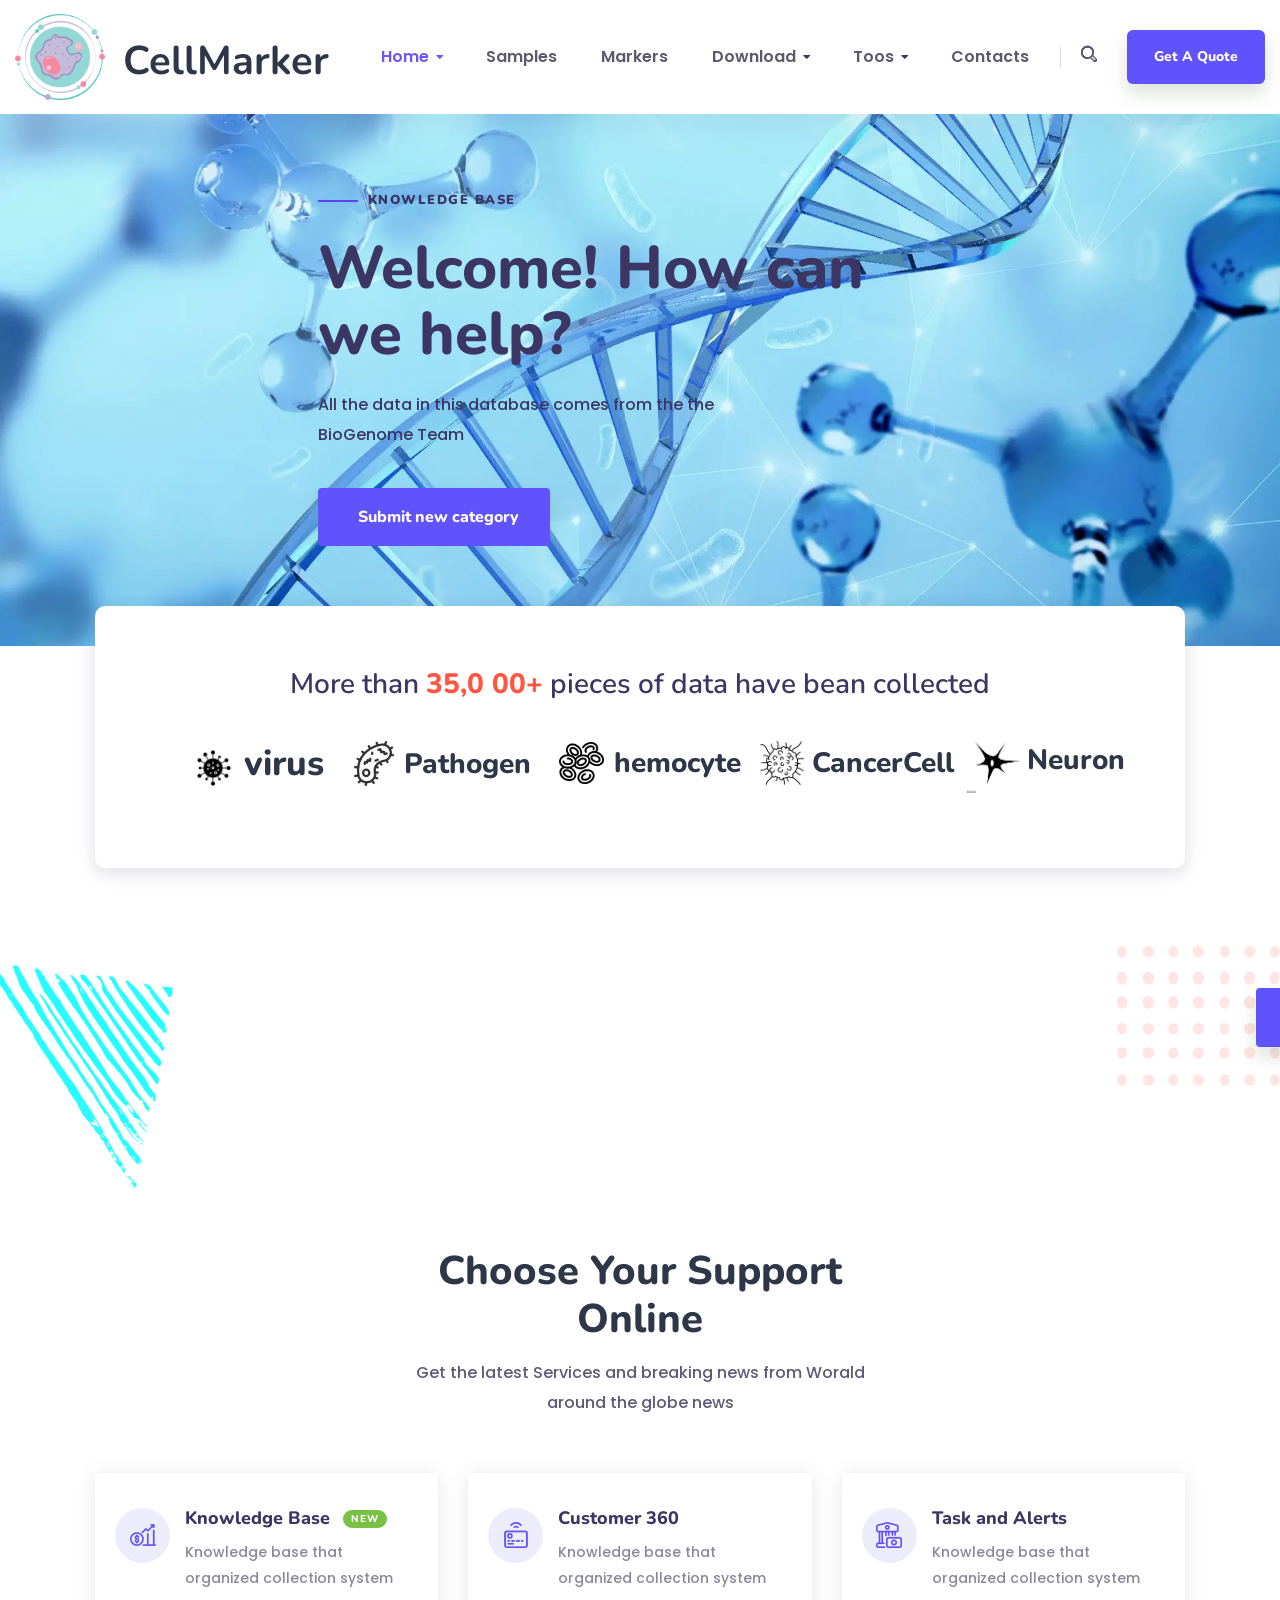
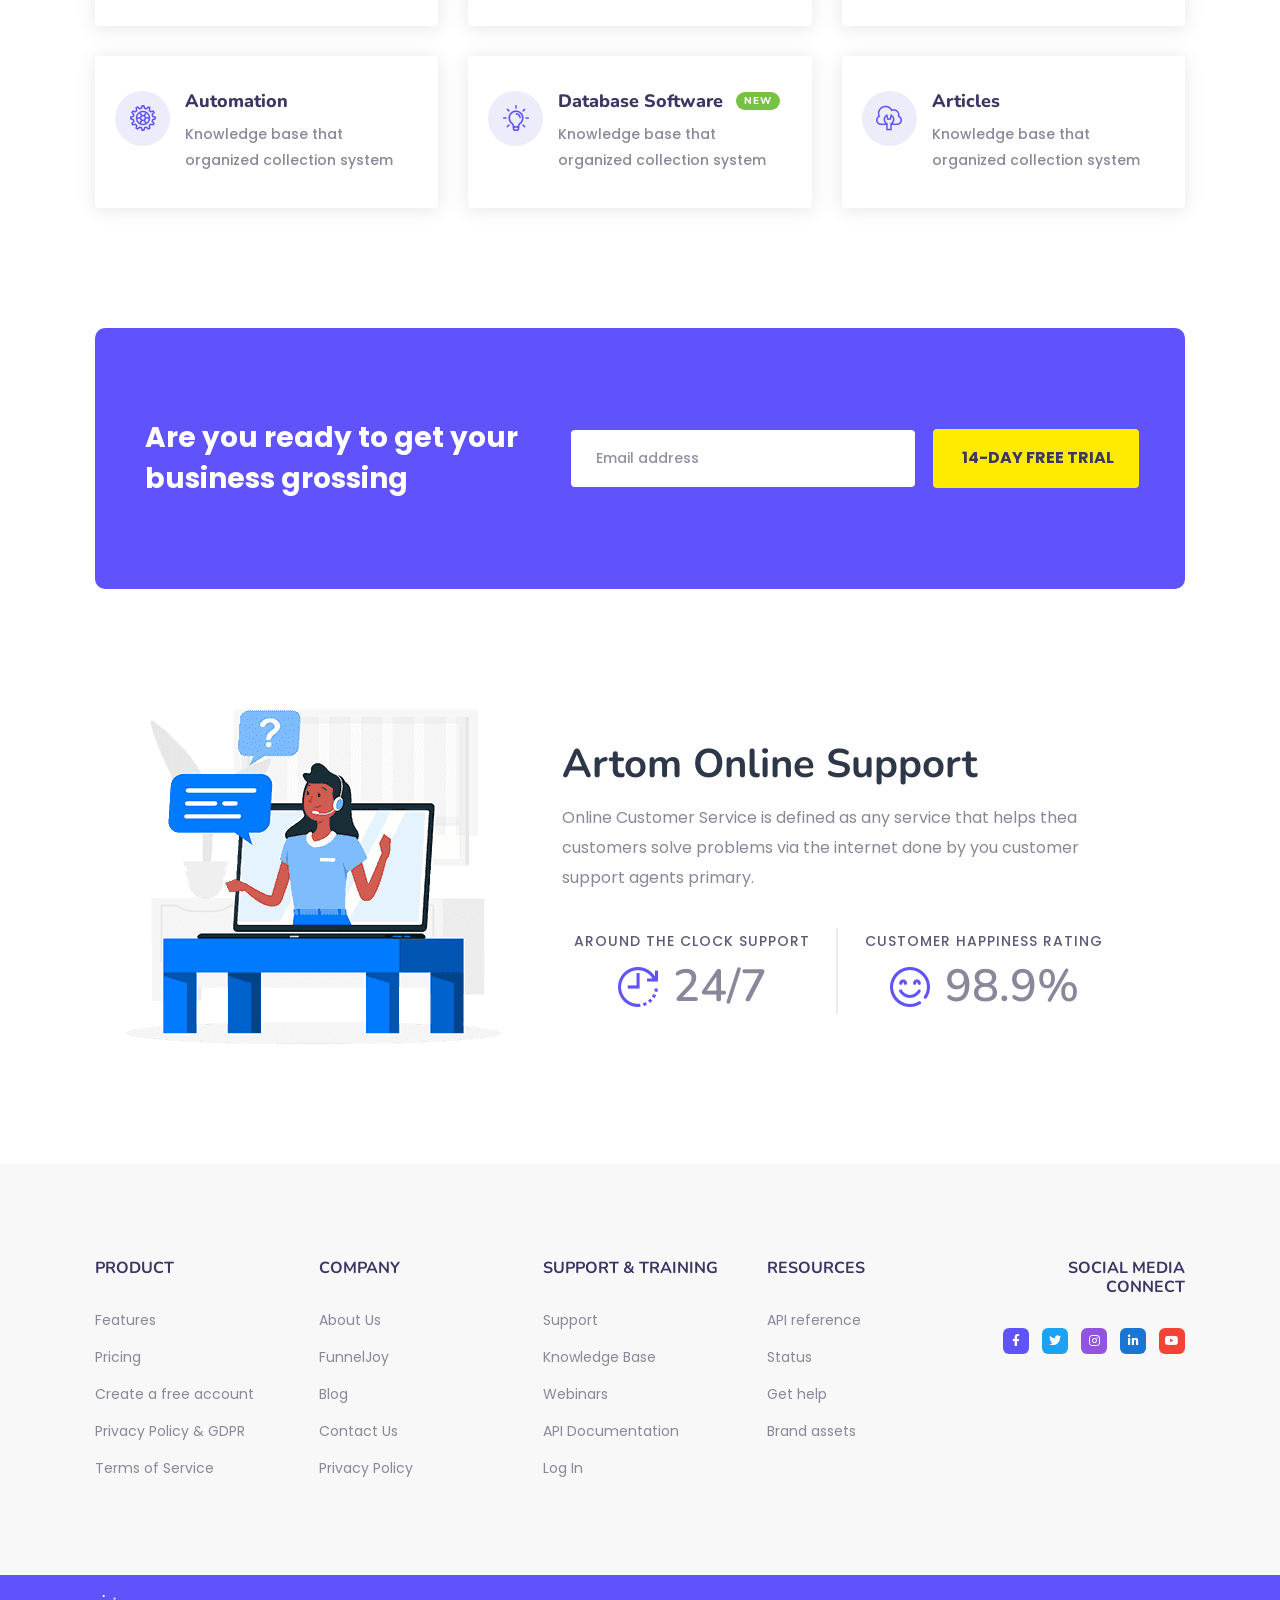
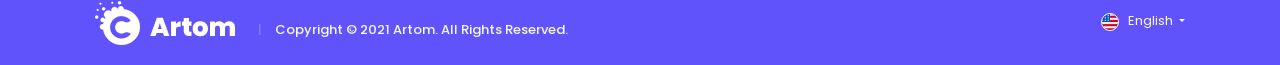
<file: index.html>
<!DOCTYPE html><html class="no-js" lang="en"><head>
        <meta charset="utf-8">
        <meta http-equiv="x-ua-compatible" content="ie=edge">
        <title>Artom - Modern &amp; Multipurpose HTML Template</title>
        <meta name="description" content="">
        <meta name="viewport" content="width=device-width, initial-scale=1">

		
        <!-- Place favicon.ico in the root directory -->

		<!-- CSS here -->
        <link rel="stylesheet" href="css/bootstrap.min.css">
        <link rel="stylesheet" href="css/animate.min.css">
        <link rel="stylesheet" href="css/magnific-popup.css">
        <link rel="stylesheet" href="css/fontawesome-all.min.css">
        <link rel="stylesheet" href="css/owl.carousel.min.css">
        <link rel="stylesheet" href="css/flaticon.css">
        <link rel="stylesheet" href="css/odometer.css">
        <link rel="stylesheet" href="css/aos.css">
        <link rel="stylesheet" href="css/slick.css">
        <link rel="stylesheet" href="css/default.css">
        <link rel="stylesheet" href="css/style.css">
        <link rel="stylesheet" href="css/responsive.css">
        
        
        <!-- 树的结构 -->
    <script src="https://d3js.org/d3.v5.min.js"></script>
    <style>
        .node circle {
  fill: #fff;
  stroke: limegreen;
  stroke-width: 3px;
}

.node text {
  font: 12px sans-serif;
}

.link {
  fill: none;
  stroke: #ccc;
  stroke-width: 2px;
}

    </style>


    </head>
    <body data-aos-easing="ease" data-aos-duration="1000" data-aos-delay="0">

        <!-- preloader -->
        <div id="preloader" style="opacity: 0.9969804777275899;">
            <div id="loading-center">
                <div class="loader">
                    <div class="loader-outter"></div>
                    <div class="loader-inner"></div>
                </div>
            </div>
        </div>
        <!-- preloader-end -->

		<!-- Scroll-top -->
        <button class="scroll-top scroll-to-target" data-target="html">
            <i class="fas fa-angle-up"></i>
        </button>
        <!-- Scroll-top-end-->

        <!-- header-area -->
        <header>
            
            <div id="sticky-header" class="main-header menu-area">
                <div class="container custom-container">
                    <div class="row">
                        <div class="col-12">
                            <div class="mobile-nav-toggler"><i class="fas fa-bars"></i></div>
                            <div class="menu-wrap">
                                <nav class="menu-nav show">
                                    <div class="logo">
                                        <img src="img/self/cell1.png" alt="" style="width: 90px;">
                                    </div>
                                    <h1 style="margin-left: 18px;margin-top: 15px;">CellMarker</h1>
                                    <div class="navbar-wrap main-menu d-none d-lg-flex">
                                        <ul class="navigation">
                                            <li class="active menu-item-has-children"><a href="#">Home</a>
                                                <ul class="submenu">
                                                    <li class="active"><a href="index.html">Knowledge Base</a></li>
                                                    <li><a href="index-2.html">Home Software</a></li>
                                                    <li><a href="index-3.html">Home Consulting</a></li>
                                                </ul>
                                            <div class="dropdown-btn"><span class="fas fa-angle-down"></span></div></li>
                                            <li ><a href="Samples.html">Samples</a></li>
                                            <li "><a href="Marker.html">Markers</a></li>
                                            <li class="menu-item-has-children"><a href="#">Download</a>
                                                <ul class="submenu">
                                                    <li><a href="services.html">Our Services</a></li>
                                                    <li><a href="services-details.html">Services Details</a></li>
                                                </ul>
                                            <div class="dropdown-btn"><span class="fas fa-angle-down"></span></div></li>
                                            <li class="menu-item-has-children"><a href="#">Toos</a>
                                                <ul class="submenu">
                                                    <li><a href="blog.html">Our Blog</a></li>
                                                    <li><a href="blog-details.html">Blog Details</a></li>
                                                </ul>
                                            <div class="dropdown-btn"><span class="fas fa-angle-down"></span></div></li>
                                            <li><a href="contact.html">contacts</a></li>
                                        </ul>
                                    </div>
                                    <div class="header-action d-none d-md-block">
                                        <ul>
                                            <li class="header-search"><a href="#"><i class="flaticon-search-magnifier-outline"></i></a></li>
                                            <li class="header-btn"><a href="contact.html" class="btn">Get A Quote <span></span></a></li>
                                        </ul>
                                    </div>
                                </nav>
                            </div>
                            <!-- Mobile Menu  -->
                            <div class="mobile-menu">
                                <nav class="menu-box">
                                    <div class="close-btn"><i class="fas fa-times"></i></div>
                                    <div class="nav-logo"><a href="index.html"><img src="img/logo/logo.png" alt="" title=""></a>
                                    </div>
                                    <div class="menu-outer">
                                        <!--Here Menu Will Come Automatically Via Javascript / Same Menu as in Header-->
                                    
                                        <ul class="navigation">
                                            <li class="active menu-item-has-children"><a href="#">Home</a>
                                                <ul class="submenu">
                                                    <li class="active"><a href="index.html">Knowledge Base</a></li>
                                                    <li><a href="index-2.html">Home Software</a></li>
                                                    <li><a href="index-3.html">Home Consulting</a></li>
                                                </ul>
                                            <div class="dropdown-btn"><span class="fas fa-angle-down"></span></div></li>
                                            <li><a href="about-us.html">Company</a></li>
                                            <li class="menu-item-has-children"><a href="#">Services</a>
                                                <ul class="submenu">
                                                    <li><a href="services.html">Our Services</a></li>
                                                    <li><a href="services-details.html">Services Details</a></li>
                                                </ul>
                                            <div class="dropdown-btn"><span class="fas fa-angle-down"></span></div></li>
                                            <li class="menu-item-has-children"><a href="#">News</a>
                                                <ul class="submenu">
                                                    <li><a href="blog.html">Our Blog</a></li>
                                                    <li><a href="blog-details.html">Blog Details</a></li>
                                                </ul>
                                            <div class="dropdown-btn"><span class="fas fa-angle-down"></span></div></li>
                                            <li><a href="contact.html">contacts</a></li>
                                        </ul>
                                    </div>
                                    <div class="social-links">
                                        <ul class="clearfix">
                                            <li><a href="#"><span class="fab fa-twitter"></span></a></li>
                                            <li><a href="#"><span class="fab fa-facebook-square"></span></a></li>
                                            <li><a href="#"><span class="fab fa-pinterest-p"></span></a></li>
                                            <li><a href="#"><span class="fab fa-instagram"></span></a></li>
                                            <li><a href="#"><span class="fab fa-youtube"></span></a></li>
                                        </ul>
                                    </div>
                                </nav>
                            </div>
                            <div class="menu-backdrop"></div>
                            <!-- End Mobile Menu -->
                        </div>
                    </div>
                </div>
            </div>
            <!-- header-search -->
            <div class="search-popup-wrap" tabindex="-1" role="dialog" aria-hidden="true">
                <div class="search-close">
                    <span><i class="fas fa-times"></i></span>
                </div>
                <div class="search-wrap text-center">
                    <div class="container">
                        <div class="row">
                            <div class="col-12">
                                <h2 class="title">... Search Here ...</h2>
                                <div class="search-form">
                                    <form action="#">
                                        <input type="text" name="search" placeholder="Type keywords here">
                                        <button class="search-btn"><i class="fas fa-search"></i></button>
                                    </form>
                                </div>
                            </div>
                        </div>
                    </div>
                </div>
            </div>
            <!-- header-search-end -->
        </header>
        <!-- header-area-end -->

        <!-- main-area -->
        <main>

            <!-- banner-area -->
            <section class="banner-area banner-bg" style="background-image: url(./img/self/0.webp);">
                <div class="slider-active slick-initialized slick-slider">
                    <div class="slick-list draggable"><div class="slick-track" style="opacity: 1; width: 1905px;"><div class="single-slider slick-slide slick-current slick-active" data-slick-index="0" aria-hidden="false" tabindex="0" style="width: 1905px; position: relative; left: 0px; top: 0px; z-index: 999; opacity: 1;">
                        <div class="container">
                            <div class="row align-items-center">
                                <div class="col-lg-6">
                                    <div class="banner-content">
                                        <div class="slider-caption">
                                            <div class="inner-layer">
                                                <span class="sub-title animated reveal-text element" data-animation="reveal-text" data-delay="1s" style="animation-delay: 1s;"><span style="animation-delay: 1s;"></span>Knowledge Base</span>
                                            </div>
                                        </div>
                                        <div class="slider-caption">
                                            <div class="inner-layer">
                                                <h2 class="title animated reveal-text element" data-animation="reveal-text" data-delay="2s" style="animation-delay: 2s;"><span style="animation-delay: 2s;"></span>Welcome! How
                                                    can we help?</h2>
                                            </div>
                                        </div>
                                        <div class="slider-caption">
                                            <div class="inner-layer">
                                                <p data-animation="fade-in-up" data-delay="3s" class="animated fade-in-up element" style="animation-delay: 3s;color: rgb(59, 54, 99);">All the data in this database comes from the the BioGenome Team</p>
                                            </div>
                                        </div>
                                        <div class="banner-btn animated fade-in-up element" data-animation="fade-in-up" data-delay="3.5s" style="animation-delay: 3.5s;">
                                            <a href="#" class="btn" tabindex="0" style="background-color: rgb(97, 83, 252);"><i class="far bi-mouse2-fill"></i> Submit new category <span></span></a>
                                            <!-- <a href="contact.html" class="free-trial" tabindex="0">Start 14-Day Free <i class="fas fa-plus"></i></a> -->
                                        </div>
                                    </div>
                                </div>
                            </div>
                        </div>
                    </div></div></div>
                </div>
            </section>
            <!-- banner-area-end -->

            <!-- brand-area -->
            <div class="brand-area">
                <div class="container">
                    <div class="container-inner-wrap">
                        <div class="row">
                            <div class="col-12">
                                <div class="brand-wrapper">
                                    <h2 class="title">More than  <span>35,0 00+</span> pieces of data have bean collected</h2>
                                    <div class="brand-active slick-initialized slick-slider">
                                        <div class="slick-list draggable"><div class="slick-track" style="opacity: 1; width: 3366px; transform: translate3d(-990px, 0px, 0px);"><div class="brand-item slick-slide slick-cloned" data-slick-index="-5" id="" aria-hidden="true" tabindex="-1" style="width: 198px;">
                                            <a href="#" tabindex="-1"><img src="img/self/virus.png" alt="" style="width: 60px;"></a> <h2> virus </h2>
                                        </div><div class="brand-item slick-slide slick-cloned" data-slick-index="-4" id="" aria-hidden="true" tabindex="-1" style="width: 198px;">
                                            <a href="#" tabindex="-1"><img src="img/self/pathogen.png" alt="" style="width: 40px;"></a> <h3 style="margin-left: 10px;margin-top: 10px;">Pathogen</h3>
                                        </div><div class="brand-item slick-slide slick-cloned" data-slick-index="-3" id="" aria-hidden="true" tabindex="-1" style="width: 198px;">
                                            <a href="#" tabindex="-1" style="margin-left: 20px;"><img src="img/self/hemocyte.png" alt="" style="width: 45px;"></a> <h3 style="margin-left: 10px; margin-top: 8px;">hemocyte</h3>
                                        </div><div class="brand-item slick-slide slick-cloned" data-slick-index="-2" id="" aria-hidden="true" tabindex="-1" style="width: 198px;">
                                            <a href="#" tabindex="0" style="margin-left: 20px;"><img src="img/self/cancerCell.png" alt="" style="width: 60px;margin-top: -5px;"></a> <h3 style="margin-top: 5px;">CancerCell</h3>
                                        </div><div class="brand-item slick-slide slick-cloned" data-slick-index="-1" id="" aria-hidden="true" tabindex="-1" style="width: 198px;">
                                            <a href="#" tabindex="-1"><img src="img/brand/brand_logo03.png" alt=""></a>
                                        </div><div class="brand-item slick-slide slick-current slick-active" data-slick-index="0" aria-hidden="false" tabindex="0" style="width: 198px;">
                                            <a href="#" tabindex="0"><img src="img/self/virus.png" alt="" style="width: 60px;"></a><h2> virus </h2>
                                        </div><div class="brand-item slick-slide slick-active" data-slick-index="1" aria-hidden="false" tabindex="0" style="width: 198px;">
                                            <a href="#" tabindex="0"><img src="img/self/pathogen.png" alt="" style="width: 40px;margin-left: -20px;"></a> <h3 style="margin-left: 10px;margin-top: 10px;">Pathogen</h3>
                                        </div><div class="brand-item slick-slide slick-active" data-slick-index="2" aria-hidden="false" tabindex="0" style="width: 198px;">
                                            <a href="#" tabindex="0" style="margin-left: 0px;"><img src="img/self/hemocyte.png" alt="" style="width: 45px;"></a> <h3 style="margin-left: 10px; margin-top: 9px;">hemocyte</h3>
                                        </div><div class="brand-item slick-slide slick-active" data-slick-index="3" aria-hidden="false" tabindex="0" style="width: 198px;">
                                            <a href="#" tabindex="0" style="margin-left: 10px;"><img src="img/self/cancerCell.png" alt="" style="width: 60px;margin-top: -5px;"></a> <h3 style="margin-top: 5px;">CancerCell</h3>
                                        </div><div class="brand-item slick-slide slick-active" data-slick-index="4" aria-hidden="false" tabindex="0" style="width: 198px;">
                                            <a href="#" tabindex="0"><img src="img/self/nerve_cell1.jpg" alt="" style="width: 60px; margin-top: -5px;margin-left: 15px;"></a> <h3 style="margin-left: 0px;">Neurone</h3> 
                                        </div><div class="brand-item slick-slide" data-slick-index="5" aria-hidden="true" tabindex="-1" style="width: 198px;">
                                            <a href="#" tabindex="-1"><img src="img/brand/brand_logo03.png" alt=""></a>
                                        </div><div class="brand-item slick-slide slick-cloned" data-slick-index="6" id="" aria-hidden="true" tabindex="-1" style="width: 198px;">
                                            <a href="#" tabindex="1"><img src="img/self/virus.png" alt="" style="width: 60px;"></a><h2> virus </h2>
                                        </div><div class="brand-item slick-slide slick-cloned" data-slick-index="7" id="" aria-hidden="true" tabindex="-1" style="width: 198px;">
                                            <a href="#" tabindex="-1"><img src="img/self/pathogen.png" alt="" style="width: 40px;"></a> <h3 style="margin-left: 10px;margin-top: 10px;">Pathogen</h3>
                                        </div><div class="brand-item slick-slide slick-cloned" data-slick-index="8" id="" aria-hidden="true" tabindex="-1" style="width: 198px;">
                                            <a href="#" tabindex="-1" style="margin-left: 20px;"><img src="img/self/hemocyte.png" alt="" style="width: 45px;"></a> <h3 style="margin-left: 10px; margin-top: 8px;">hemocyte</h3>
                                        </div><div class="brand-item slick-slide slick-cloned" data-slick-index="9" id="" aria-hidden="true" tabindex="-1" style="width: 198px;">
                                            <a href="#" tabindex="0" style="margin-left: 20px;"><img src="img/self/cancerCell.png" alt="" style="width: 60px;margin-top: -5px;"></a> <h3 style="margin-top: 5px;">CancerCell</h3>
                                        </div><div class="brand-item slick-slide slick-cloned" data-slick-index="10" id="" aria-hidden="true" tabindex="-1" style="width: 198px;">
                                            <a href="#" tabindex="-1"><img src="img/brand/brand_logo05.png" alt=""></a>
                                        </div><div class="brand-item slick-slide slick-cloned" data-slick-index="11" id="" aria-hidden="true" tabindex="-1" style="width: 198px;">
                                            <a href="#" tabindex="-1"><img src="img/brand/brand_logo03.png" alt=""></a>
                                        </div></div></div>
                                        
                                        
                                        
                                        
                                        
                                    </div>
                                </div>
                            </div>
                        </div>
                    </div>
                </div>
            </div>
            <!-- brand-area-end -->

            <!-- features-area -->
            <section class="features-area pt-120 pb-90">
                <div class="container">
                    <div class="container-inner-wrap">
                        <div class="row align-items-center">
                            <div class="col-xl-7">
                                <div class="row features-item-wrap">
                                    <!-- swtich language -->
                                     <!-- Example single danger button -->
                                    <div id="english-menu" class="btn-group" style="margin-left: 180%;">
                                        <button type="button" class="btn btn-secondary dropdown-toggle" data-bs-toggle="dropdown" aria-expanded="false" style="width: 184px;">
                                        <div class="language-thumb" style="display: inline-block; margin-right: 5px;"><img src="./img/self/lang.png" alt="language"></div>
                                        Language
                                        </button>
                                        <ul class="dropdown-menu" >
                                        <li ><a class="dropdown-item" href="#" data-lang="en">English</a></li>
                                        <li><hr class="dropdown-divider"></li>

                                        <li><a class="dropdown-item" href="#" data-lang="zh">Chinese</a></li>

                                    </div>
                                    
                                    <div id="chinese-menu" class="btn-group" style="margin-left: 180%;">
                                        <button type="button" class="btn btn-secondary dropdown-toggle" data-bs-toggle="dropdown" aria-expanded="false" style="width: 184px;">
                                        <div class="language-thumb" style="display: inline-block; margin-right: 5px;"><img src="./img/self/lang.png" alt="language"></div>
                                        选择语言
                                        </button>
                                        <ul class="dropdown-menu" >
                                            <li><a class="dropdown-item" href="#" data-lang="en">英文</a></li>

                                            <li><hr class="dropdown-divider"></li>
                                            <li ><a class="dropdown-item" href="#" data-lang="zh">中文</a></li>
                                        </ul>
                                    </div>



                                
                                    <div id="treeBody"></div>
                                    <div class="features-top-shape"><img src="img/images/features_shape01.png" alt=""></div>
                                </div>
                            </div>
                            <div class="col-xl-5">
                                <div class="features-content-wrap">
                                    
                                </div>
                            </div>
                        </div>
                    </div>
                </div>
                <div class="features-right-shape"><img src="img/images/features_shape02.png" alt=""></div>
            </section>
            <!-- features-area-end -->



            <!-- services-area -->
            <section class="kb-services-area">
                <div class="container">
                    <div class="container-inner-wrap">
                        <div class="row justify-content-center">
                            <div class="col-xl-6 col-lg-8">
                                <div class="kb-section-title text-center mb-55">
                                    <h2 class="title">Choose Your Support Online</h2>
                                    <p>Get the latest Services and breaking news from Worald around the globe news</p>
                                </div>
                            </div>
                        </div>
                        <div class="row justify-content-center">
                            <div class="col-xl-4 col-lg-4 col-md-6 col-sm-10">
                                <div class="kb-services-item">
                                    <a href="services-details.html" class="kb-services-link"></a>
                                    <div class="icon"><i class="flaticon-money-growth"></i></div>
                                    <div class="content">
                                        <h5>Knowledge Base<span class="new">NEW</span></h5>
                                        <p>Knowledge base that organized collection system</p>
                                    </div>
                                </div>
                            </div>
                            <div class="col-xl-4 col-lg-4 col-md-6 col-sm-10">
                                <div class="kb-services-item">
                                    <a href="services-details.html" class="kb-services-link"></a>
                                    <div class="icon"><i class="flaticon-credit-card"></i></div>
                                    <div class="content">
                                        <h5>Customer 360</h5>
                                        <p>Knowledge base that organized collection system</p>
                                    </div>
                                </div>
                            </div>
                            <div class="col-xl-4 col-lg-4 col-md-6 col-sm-10">
                                <div class="kb-services-item">
                                    <a href="services-details.html" class="kb-services-link"></a>
                                    <div class="icon"><i class="flaticon-bank"></i></div>
                                    <div class="content">
                                        <h5>Task and Alerts</h5>
                                        <p>Knowledge base that organized collection system</p>
                                    </div>
                                </div>
                            </div>
                            <div class="col-xl-4 col-lg-4 col-md-6 col-sm-10">
                                <div class="kb-services-item">
                                    <a href="services-details.html" class="kb-services-link"></a>
                                    <div class="icon"><i class="flaticon-clutch-disc"></i></div>
                                    <div class="content">
                                        <h5>Automation</h5>
                                        <p>Knowledge base that organized collection system</p>
                                    </div>
                                </div>
                            </div>
                            <div class="col-xl-4 col-lg-4 col-md-6 col-sm-10">
                                <div class="kb-services-item">
                                    <a href="services-details.html" class="kb-services-link"></a>
                                    <div class="icon"><i class="flaticon-idea"></i></div>
                                    <div class="content">
                                        <h5>Database Software<span class="new">NEW</span></h5>
                                        <p>Knowledge base that organized collection system</p>
                                    </div>
                                </div>
                            </div>
                            <div class="col-xl-4 col-lg-4 col-md-6 col-sm-10">
                                <div class="kb-services-item">
                                    <a href="services-details.html" class="kb-services-link"></a>
                                    <div class="icon"><i class="flaticon-online-service"></i></div>
                                    <div class="content">
                                        <h5>Articles</h5>
                                        <p>Knowledge base that organized collection system</p>
                                    </div>
                                </div>
                            </div>
                        </div>
                    </div>
                </div>
            </section>
            <!-- services-area-emd -->

            <!-- trial-area -->
            <section class="trial-area">
                <div class="container">
                    <div class="container-inner-wrap">
                        <div class="row">
                            <div class="col-12">
                                <div class="kb-trial-wrap">
                                    <h2 class="title">Are you ready to get your business grossing</h2>
                                    <div class="kb-trial-form">
                                        <form action="#">
                                            <input type="email" placeholder="Email address">
                                            <button class="btn">14-day Free Trial <span></span></button>
                                        </form>
                                    </div>
                                    <img src="img/images/trial_shape01.png" alt="" class="trial-shape top-shape wow fadeInDownBig" data-wow-delay=".3s" style="visibility: hidden; animation-delay: 0.3s; animation-name: none;">
                                    <img src="img/images/trial_shape02.png" alt="" class="trial-shape bottom-shape wow fadeInUpBig" data-wow-delay=".3s" style="visibility: hidden; animation-delay: 0.3s; animation-name: none;">
                                </div>
                            </div>
                        </div>
                    </div>
                </div>
            </section>
            <!-- trial-area-end -->

            <!-- online-support-area -->
            <section class="online-support-area">
                <div class="container">
                    <div class="container-inner-wrap">
                        <div class="row align-items-center">
                            <div class="col-lg-5">
                                <div class="online-support-img">
                                    <img src="img/images/support_img.png" alt="">
                                </div>
                            </div>
                            <div class="col-lg-7">
                                <div class="online-support-content">
                                    <h2 class="title">Artom Online Support</h2>
                                    <p>Online Customer Service is defined as any service that helps thea customers solve problems via the internet done by you
                                    customer support agents primary.</p>
                                    <div class="support-info-wrap">
                                        <div class="row">
                                            <div class="col-sm-6">
                                                <div class="support-info-item">
                                                    <p>Around the clock support</p>
                                                    <h2><i class="flaticon-clockwise"></i> 24/7</h2>
                                                </div>
                                            </div>
                                            <div class="col-sm-6">
                                                <div class="support-info-item">
                                                    <p>customer happiness rating</p>
                                                    <h2><i class="flaticon-happy"></i> 98.9%</h2>
                                                </div>
                                            </div>
                                        </div>
                                    </div>
                                </div>
                            </div>
                        </div>
                    </div>
                </div>
            </section>
            <!-- online-support-area-end -->

        </main>
        <!-- main-area-end -->


        <!-- footer-area -->
        <footer>
            <div class="footer-top-wrap gray-bg">
                <div class="container">
                    <div class="container-inner-wrap">
                        <div class="row">
                            <div class="col">
                                <div class="footer-widget">
                                    <div class="fw-title">
                                        <h5 class="title">Product</h5>
                                    </div>
                                    <div class="fw-link">
                                        <ul>
                                            <li><a href="services.html">Features</a></li>
                                            <li><a href="services-details.html">Pricing</a></li>
                                            <li><a href="contact.html">Create a free account</a></li>
                                            <li><a href="contact.html">Privacy Policy &amp; GDPR</a></li>
                                            <li><a href="contact.html">Terms of Service</a></li>
                                        </ul>
                                    </div>
                                </div>
                            </div>
                            <div class="col">
                                <div class="footer-widget">
                                    <div class="fw-title">
                                        <h5 class="title">Company</h5>
                                    </div>
                                    <div class="fw-link">
                                        <ul>
                                            <li><a href="about-us.html">About Us</a></li>
                                            <li><a href="services-details.html">FunnelJoy</a></li>
                                            <li><a href="blog.html">Blog</a></li>
                                            <li><a href="contact.html">Contact Us</a></li>
                                            <li><a href="contact.html">Privacy Policy</a></li>
                                        </ul>
                                    </div>
                                </div>
                            </div>
                            <div class="col">
                                <div class="footer-widget">
                                    <div class="fw-title">
                                        <h5 class="title">SUPPORT &amp; TRAINING</h5>
                                    </div>
                                    <div class="fw-link">
                                        <ul>
                                            <li><a href="contact.html">Support</a></li>
                                            <li><a href="index.html">Knowledge Base</a></li>
                                            <li><a href="services-details.html">Webinars</a></li>
                                            <li><a href="contact.html">API Documentation</a></li>
                                            <li><a href="contact.html">Log In</a></li>
                                        </ul>
                                    </div>
                                </div>
                            </div>
                            <div class="col">
                                <div class="footer-widget">
                                    <div class="fw-title">
                                        <h5 class="title">Resources</h5>
                                    </div>
                                    <div class="fw-link">
                                        <ul>
                                            <li><a href="services-details.html">API reference</a></li>
                                            <li><a href="services-details.html">Status</a></li>
                                            <li><a href="contact.html">Get help</a></li>
                                            <li><a href="services-details.html">Brand assets</a></li>
                                        </ul>
                                    </div>
                                </div>
                            </div>
                            <div class="col">
                                <div class="footer-widget text-left text-xl-right">
                                    <div class="fw-title">
                                        <h5 class="title">SOCIAL MEDIA CONNECT</h5>
                                    </div>
                                    <div class="fw-social">
                                        <ul>
                                            <li><a href="#"><i class="fab fa-facebook-f"></i></a></li>
                                            <li><a href="#"><i class="fab fa-twitter"></i></a></li>
                                            <li><a href="#"><i class="fab fa-instagram"></i></a></li>
                                            <li><a href="#"><i class="fab fa-linkedin-in"></i></a></li>
                                            <li><a href="#"><i class="fab fa-youtube"></i></a></li>
                                        </ul>
                                    </div>
                                </div>
                            </div>
                        </div>
                    </div>
                </div>
            </div>
            <div class="copyright-wrap">
                <div class="container">
                    <div class="container-inner-wrap">
                        <div class="row align-items-center">
                            <div class="col-lg-8 col-md-9">
                                <div class="copyright-text">
                                    <div class="logo"><a href="index.html"><img src="img/logo/fw_logo.png" alt=""></a></div>
                                    <p>Copyright © 2021 Artom. All Rights Reserved.</p>
                                </div>
                            </div>
                            <div class="col-lg-4 col-md-3 d-none d-md-block">
                                <div class="footer-lang">
                                    <div class="dropdown">
                                        <button class="dropdown-toggle" type="button" id="dropdownMenuButton" data-toggle="dropdown" aria-haspopup="true" aria-expanded="false">
                                            <img src="img/icon/united-states.png" alt=""> English
                                        </button>
                                        <div class="dropdown-menu" aria-labelledby="dropdownMenuButton">
                                            <a class="dropdown-item" href="#"><img src="img/icon/russia.png" alt="">Russia</a>
                                            <a class="dropdown-item" href="#"><img src="img/icon/thailand.png" alt="">Thailand</a>
                                            <a class="dropdown-item" href="#"><img src="img/icon/india.png" alt="">India</a>
                                        </div>
                                    </div>
                                </div>
                            </div>
                        </div>
                    </div>
                </div>
            </div>
        </footer>
        <!-- footer-area-end -->





		<!-- JS here -->
        <script src="js/vendor/jquery-3.6.0.min.js"></script>
        <script src="js/bootstrap.min.js"></script>
        <script src="js/isotope.pkgd.min.js"></script>
        <script src="js/imagesloaded.pkgd.min.js"></script>
        <script src="js/jquery.magnific-popup.min.js"></script>
        <script src="js/owl.carousel.min.js"></script>
        <script src="js/jquery.odometer.min.js"></script>
        <script src="js/jquery.appear.js"></script>
        <script src="js/slick.min.js"></script>
        <script src="js/ajax-form.js"></script>
        <script src="js/wow.min.js"></script>
        <script src="js/aos.js"></script>
        <script src="js/plugins.js"></script>
        <script src="js/main.js"></script>
        <script src="https://cdn.jsdelivr.net/npm/bootstrap@5.3.0-alpha1/dist/js/bootstrap.bundle.min.js" ></script>
        <!-- tree的js代码（第二部分） -->

        <script>
document.addEventListener("DOMContentLoaded", function () {
    const englishMenu = document.getElementById("english-menu");
    const chineseMenu = document.getElementById("chinese-menu");

    // 定义两组数据结构
    var treeDataEn = {
    "name": "HUMAN EMBRYONIC(TOTIPOTENT)STEM CELL",
    "children": [
        {
            "name": "Ectoderm",
            "children": [
                { "name": "Head-Neck-Ep" },
                {
                    "name": "Mulltpotent neural crest precursors",
                    "children": [
                        {
                            "name": "Melanocyte precursor",
                            "children": [{"name": "Pigment cells"}]
                        },
                        {
                            "name": "Neural Stem Cells",
                            "children": [
                                {
                                    "name": "Glial Progenitor",
                                    "children": [{"name": "Astrocyte"}, {"name": "Oligodendrocyte"}]
                                },
                                {
                                    "name": "Neuron Progenitor",
                                    "children": [{"name": "Neuron"}, {"name": "Nerve"}]
                                }
                            ]
                        }
                    ]
                },
                {
                    "name": "Keratinocyte stem/progenitor cells",
                    "children": [{"name": "Keratinocyte epidermal skin cells"}]
                },
                {
                    "name": "endocrine",
                    "children": [
                        {
                            "name": "Pituitary gland",
                            "children": [{"name": "Adenohypophysis"}]
                        },
                        {
                            "name": "breast",
                            "children": [{"name": "Breast-Basal-Ep"}, {"name": "Breast-Luminal-Ep"}]
                        },
                        {
                            "name": "adrenal_gland"
                        },
                        {
                            "name": "salivary gland"
                        }
                    ]
                }
            ]
        },
        {
            "name": "Mesoderm",
            "children": [
                {
                    "name": "Mesenchymal stem cells",
                    "children": [
                        {"name": "Osteoblasts"},
                        {"name": "Chondrocytes"},
                        {"name": "Myocytes"},
                        {"name": "Smooth Muscle"},
                        {"name": "Stromal cells"},
                        {"name": "Lipoblasts/preadipocytes", "children": [{"name": "Adipocytes"}]},
                        {"name": "spleen"}
                    ]
                },
                {
                    "name": "Hematopoietic",
                    "children": [
                        {
                            "name": "Myeloid precursor",
                            "children": [
                                {"name": "Erythrocytes"},
                                {
                                    "name": "Granulocytes",
                                    "children": [
                                        {"name": "neutrophil"},
                                        {"name": "eosinophil"},
                                        {"name": "basophil"}
                                    ]
                                },
                                {
                                    "name": "Megakaryocytes",
                                    "children": [{"name": "Platelets"}]
                                },
                                {
                                    "name": "Monocytes",
                                    "children": [{"name": "Macrophages"}]
                                }
                            ]
                        },
                        {
                            "name": "Lymphoid",
                            "children": [
                                {"name": "T cells"},
                                {"name": "B cells"},
                                {"name": "NK cells"}
                            ]
                        }
                    ]
                },
                {
                    "name": "Endothelial progenitors/stem cells",
                    "children": [
                        {"name": "Lymphatic vascular cells"},
                        {"name": "Arteries, veins"}
                    ]
                },
                {
                    "name": "Cardiac progenitors",
                    "children": [
                        {"name": "Cardiac endothelial cells"},
                        {"name": "Cardiac conduction cells"}
                    ]
                },
                {
                    "name": "Reproductive",
                    "children": [
                        {
                            "name": "Gonads",
                            "children": [
                                {"name": "Ovary"},
                                {"name": "Testis"},
                                {"name": "Uterus"},
                                {"name": "Vagina"}
                            ]
                        },
                        {
                            "name": "Fallopian tube"
                        },
                        {
                            "name": "Prostate"
                        }
                    ]
                },
                {
                    "name": "Urinary",
                    "children": [
                        {"name": "Ureter"},
                        {"name": "Bladder"},
                        {"name": "Kidney"}
                    ]
                }
            ]
        },
        {
            "name": "Endoderm",
            "children": [
                {
                    "name": "Thyroid progenitors",
                    "children": [{"name": "Thyroid cells"}]
                },
                {
                    "name": "Multipotent lung precursor cells",
                    "children": [
                        {
                            "name": "Aveolar lung cells",
                            "children": [{"name": "Lung-Ep-Alveo"}]
                        },
                        {
                            "name": "Tracheo bronchial cells",
                            "children": [{"name": "Lung-Ep-Bron"}]
                        }
                    ]
                },
                {
                    "name": "Digestive",
                    "children": [
                        {
                            "name": "Pancreatic progenitors",
                            "children": [
                                {
                                    "name": "Pancreas",
                                    "children": [
                                        {"name": "Pancreas-Acinar"},
                                        {"name": "Pancreas-Alpha"},
                                        {"name": "Pancreas-Beta"},
                                        {"name": "Pancreas-Delta"},
                                        {"name": "Pancreas Duct"}
                                    ]
                                }
                            ]
                        },
                        {
                            "name": "Gut progenitors",
                            "children": [
                                {"name": "Gut epithelial cells"},
                                {"name": "Colon-Ep"},
                                {"name": "Small-int Ep"}
                            ]
                        },
                        {
                            "name": "Esophagus"
                        },
                        {
                            "name": "Hepatic progenitors/stem cells",
                            "children": [{"name": "Hepatocytes"}]
                        },
                        {
                            "name": "Stomach",
                            "children": [{"name": "Gastric-Ep"}]
                        }
                    ]
                },
                {
                    "name": "Thyroid progenitors",
                    "children": [{"name": "Thyroid cells"}]
                }
            ]
        },
        {
            "name": "Primordial Germ cell",
            "children": [{"name": "Ovum"}, {"name": "Sperm"}]
        }
    ]
};
        
var treeDataZh =
{
"name": "HUMAN EMBRYONIC(TOTIPOTENT)STEM CELL 人类胚胎全能干细胞",
"children": [
{ 
 "name": "外胚层 Ectoderm",
 "children": [
   { "name": "头颈部上皮细胞Head-Neck-Ep" },
   { "name": "多能神经嵴前体Mulltpotent neural crest precursors",
     "children": [
       { "name": "黑色素细胞前体Melanocyte precursor",
         "children": [{"name": "色素细胞Pigment cells"}]
        },
       { "name": "神经干细胞Neural Stem Cells",
         "children": [{
           "name": "神经胶质祖细胞Glial Progenitor",
           "children":[{"name": "星形胶质细胞Astrocyte"},
           {"name": "少突胶质细胞Oligodendrocyte"
           }],
       },
           {"name": "神经元祖细胞Neuron Progenitor",
           "children":[{"name": "神经元Neuron"},
           {"name": "神经组织Nerve"}
         ]
        }],
       }]
     },
     {"name": "角质细胞干细胞/原细胞 Keratinocyte stem/progenit or cells",
       "children": [{"name": "角角质细胞表皮细胞 Keratinocyte epidermal skin cells"}]
     },
     {"name": "内分泌系统 endocrine",
     "children":[{
       "name": "垂体Pituitary gland",
       "children": [{"name": "前叶(腺垂体)Adenohypophysis"}]
     },{
       "name": "乳腺breast",
       "children": [{"name": "乳腺基底上皮细胞Breast-Basal-Ep"},
         {"name": "乳腺腔上皮细胞Breast-Luminal-Ep"}
       ]
     },{
       "name": "肾上腺adrenal_gland",
     },{
       "name": "唾液腺salivary gland",
     },
     ]
     }
 ]
},
{ 
 "name": "中胚层 Ectoderm",
 "children": [
   { "name": "间充质干细胞Mesenchymal stem cells",
     "children": [
         {"name":"成骨细胞Osteoblasts"},
         {"name":"软骨细胞Chondrocytes"},
         {"name":"肌细胞Myocytes"},
         {"name":"平滑肌Smooth Muscle"},
         {"name":"基质细胞Stromal cells"},
         {"name":"脂肪母细胞/前脂肪细胞Lipoblasts/preadipocytes", 
             "children": [{"name": "脂肪细胞Adipocytes"}]
         },
         {"name":"脾脏spleen"},
     ]
    },
   { "name": "造血干细胞Hematopoletic",
     "children": [
       { "name": "髓系前体Myeloid precursor",
         "children": [
         {"name": "红细胞Erythrocytes"},
         {"name": "粒细胞Granulocytes",
             "children": [
                 {"name": "中性粒细胞neutrophil"},
                 {"name": "嗜酸性粒细胞eosinophil"},
                 {"name": "嗜碱性粒细胞basophil"},
             ]
         },
         {"name": "巨核细胞Megakaryocytes",
             "children":[{"name": "血小板Platelets"}]
         },
         {"name": "单核细胞Monocytes", 
             "children": [{"name": "巨噬细胞Macrophages"}]
         },
         ]
        },
       { "name": "淋巴系前体Lymphoid",
         "children": [
             {"name": "T细胞 T cells",},
             {"name": "B细胞 B cells",},
             {"name": "NK细胞 NK cells",},
         ],
       }]
     },
     {"name": "内皮祖细胞或干细胞Endothelial progenitors/stem cells",
       "children": [{"name": "淋巴血管细胞Lymphatic vascular cells"},
         {"name": "动脉，静脉Arteries, veins"}
       ]
     },
     {"name": "心肌祖细胞cardlac progenitors",
     "children":[{
       "name": "心脏内皮细胞Cardiac endothelial cells",
     },{
       "name": "心脏传导细胞Cardiac conduction cells",
     },
     ]
     },
     {"name":"生殖reproductive",
         "children": [
             {"name": "性腺Gonads",
                 "children": [
                     {"name": "Ovary 卵巢",
                         "children": [{"name": "卵巢和子宫内膜上皮细胞Ovary+Endom-EP" }]
                     },
                     {"name": "睾丸 Testis"},
                     {"name": "子宫 Uterus",
                     "children": [{"name": "子宫颈cervix_uteri" }]
                     },
                     {"name": "阴道 Vagina"},
                 ]
             },
             {"name": "输卵管Fallopian tube",
             "children": [{"name": "输卵管上皮细胞Fallopian-Ep" }]                        
             },
             {"name": "前列腺Prostate",
             "children": [{"name": "前列腺上皮细胞前列腺Prostate-Ep" }]
             },
         ]
     },
     {"name":"泌尿系统Urinary",
         "children": [
             {"name": "输尿管ureter"},
             {"name": "膀胱Bladder",
                 "children":[{"name":"膀胱上皮细胞Bladder-Ep"}]
             },
             {"name": "肾Kidney",
                 "children":[{"name": "膀胱上皮细胞Bladder-Ep"}]
             },
         ]
     },
 ]
},
{ 
 "name": "内胚层 Endoderm",
 "children": [
   { "name": "甲状腺祖细胞甲状腺细胞Thyroid progenitors",
     "children": [{"name": "甲状腺细胞Thyroid cells"}]
    },
   { "name": "多能性肺前体细胞Multipotent lung precursor cells",
     "children": [
       { "name": "肺泡肺细胞Aveolar lung cells",
         "children": [{"name": "肺泡上皮细胞Lung-Ep-Alveo"}]
        },
       { "name": "气管-支气管细胞Tracheo bronchial cells",
         "children": [{
           "name": "支气管上皮细胞Lung-Ep-Bron",
       }],
  }]
     },
     {"name": "消化系统digestive",
       "children": [{"name": "胰腺前体细胞Pancreatic progenitors",
         "children": [{
           "name": "胰腺Pancreas",
           "children": [
           {"name": "胰腺腺泡细胞Pancreas-Acinar"},
           {"name": "胰腺α细胞Pancreas-Alpha"},
           {"name": "胰腺β细胞Pancreas-Beta"},
           {"name": "胰腺S细胞Pancreas-Delta"},
           {"name": "胰腺导管细胞Pancreas Duct"},
           ]
         }]
       },
         {"name": "肠道前体细胞Gut progenitors",
           "children":[
         {"name": "肠上皮细胞Gut epithelial cells"},
         {"name": "肠上皮细胞Colon-Ep"},
         {"name": "小肠上皮细胞Small-int Ep"},
           ]
         },
         {"name": "食管Esophagus"},
         {"name": "肝脏前体细胞/于细胞Hepatic progenitors/stem cells",
           "children": [{ "name" :"肝细胞Hepatocytes(Fliver)"}]
         },
         {"name": "胃stom/Gastric",
           "children": [{"name": "胃上皮细胞Gastric-Ep"}]
         },
       ]
     },
     {"name": "甲状腺祖细胞Thyroid progenitors",
     "children":[{
       "name": "甲状腺细胞Thyroid cells",
     }]
     }
 ]
},
{"name":"原始生殖细胞Primordial Germ cell",
 "children": [{"name": "卵子Ovum"},
   {"name": "精子Sperm"}
 ]
}
]
};
  

    // 默认显示英文菜单
    englishMenu.style.display = "block";
    chineseMenu.style.display = "none";

    // 初始化 D3.js 可视化
    let treeData = treeDataEn; // 默认使用英文数据
    initD3Visualization(treeData);

    // 监听菜单项点击事件
    document.addEventListener("click", function (event) {
        const target = event.target;

        // 如果点击的是菜单项（<a>标签），切换语言
        if (target.classList.contains("dropdown-item")) {
            event.preventDefault(); // 阻止<a>的默认行为
            const lang = target.dataset.lang;

            // 根据语言切换菜单和数据
            if (lang === "en") {
                englishMenu.style.display = "block";
                chineseMenu.style.display = "none";
                treeData = treeDataEn; // 切换到英文数据
            } else if (lang === "zh") {
                englishMenu.style.display = "none";
                chineseMenu.style.display = "block";
                treeData = treeDataZh; // 切换到中文数据
            }

            // 重新初始化 D3.js 可视化
            initD3Visualization(treeData);
        }
    });

    // 初始化 D3.js 可视化的函数
    function initD3Visualization(data) {
        // 清空之前的 SVG 内容
        d3.select("#treeBody svg").remove();

        // 设置图表的尺寸和边距
        var margin = { top: 20, right: 90, bottom: 30, left: 90 },
            width = 1360 - margin.left - margin.right,
            height = 1000 - margin.top - margin.bottom;

        // 将 SVG 对象附加到页面的 #treeBody
        var svg = d3.select("#treeBody").append("svg")
            .attr("width", width + margin.right + margin.left)
            .attr("height", height + margin.top + margin.bottom)
            .append("g")
            .attr("transform", "translate(" + margin.left + "," + margin.top + ")");

        var i = 0,
            duration = 750,
            root;

        // 声明树布局并分配大小
        var treemap = d3.tree().size([height, width]);

        // 分配父节点、子节点、高度、深度
        root = d3.hierarchy(data, function (d) { return d.children; });
        root.x0 = height / 2;
        root.y0 = 0;

        // 更新树布局
        update(root);

        // 折叠节点及其所有子节点
        function collapse(d) {
            if (d.children) {
                d._children = d.children;
                d._children.forEach(collapse);
                d.children = null;
            }
        }

        // 更新树布局的函数
        function update(source) {
            // 分配节点的 x 和 y 位置
            var treeData = treemap(root);

            // 计算新的树布局
            var nodes = treeData.descendants(),
                links = treeData.descendants().slice(1);

            // 标准化固定深度
            nodes.forEach(function (d) { d.y = d.depth * 150; });

            // ****************** 节点部分 ***************************

            // 更新节点
            var node = svg.selectAll('g.node')
                .data(nodes, function (d) { return d.id || (d.id = ++i); });

            // 添加新节点
            var nodeEnter = node.enter().append('g')
                .attr('class', 'node')
                .attr("transform", function (d) {
                    return "translate(" + source.y0 + "," + source.x0 + ")";
                })
                .on('click', click);

            // 添加节点的圆形
            nodeEnter.append('circle')
                .attr('class', 'node')
                .attr('r', 1e-6)
                .style("fill", function (d) {
                    return d._children ? "lightgreen" : "#fff";
                });

            // 添加节点的文本标签
            nodeEnter.append('text')
                .attr("dy", ".35em")
                .attr("x", function (d) {
                    return d.children || d._children ? -13 : 13;
                })
                .attr("text-anchor", function (d) {
                    return d.children || d._children ? "end" : "start";
                })
                .text(function (d) { return d.data.name; });

            // 合并新节点和旧节点
            var nodeUpdate = nodeEnter.merge(node);

            // 节点过渡到正确的位置
            nodeUpdate.transition()
                .duration(duration)
                .attr("transform", function (d) {
                    return "translate(" + d.y + "," + d.x + ")";
                });

            // 更新节点属性和样式
            nodeUpdate.select('circle.node')
                .attr('r', 10)
                .style("fill", function (d) {
                    return d._children ? "lightgreen" : "#fff";
                })
                .attr('cursor', 'pointer');

            // 移除退出的节点
            var nodeExit = node.exit().transition()
                .duration(duration)
                .attr("transform", function (d) {
                    return "translate(" + source.y + "," + source.x + ")";
                })
                .remove();

            // 退出时将节点圆圈的大小减少到 0
            nodeExit.select('circle')
                .attr('r', 1e-6);

            // 退出时将文本标签的透明度减少到 0
            nodeExit.select('text')
                .style('fill-opacity', 1e-6);

            // ****************** 链接部分 ***************************

            // 更新链接
            var link = svg.selectAll('path.link')
                .data(links, function (d) { return d.id; });

            // 添加新链接
            var linkEnter = link.enter().insert('path', "g")
                .attr("class", "link")
                .attr('d', function (d) {
                    var o = { x: source.x0, y: source.y0 };
                    return diagonal(o, o);
                });

            // 合并新链接和旧链接
            var linkUpdate = linkEnter.merge(link);

            // 链接过渡回父元素位置
            linkUpdate.transition()
                .duration(duration)
                .attr('d', function (d) { return diagonal(d, d.parent); });

            // 移除退出的链接
            var linkExit = link.exit().transition()
                .duration(duration)
                .attr('d', function (d) {
                    var o = { x: source.x, y: source.y };
                    return diagonal(o, o);
                })
                .remove();

            // 存储旧位置以便过渡
            nodes.forEach(function (d) {
                d.x0 = d.x;
                d.y0 = d.y;
            });

            // 创建从父节点到子节点的曲线（对角线）路径
            function diagonal(s, d) {
                path = `M ${s.y} ${s.x}
                        C ${(s.y + d.y) / 2} ${s.x},
                          ${(s.y + d.y) / 2} ${d.x},
                          ${d.y} ${d.x}`;
                return path;
            }

            // 点击切换子节点
            function click(d) {
                if (d.children) {
                    d._children = d.children;
                    d.children = null;
                } else {
                    d.children = d._children;
                    d._children = null;
                }
                update(d);
            }
        }
    }
});
        </script>
</body></html>
</file>
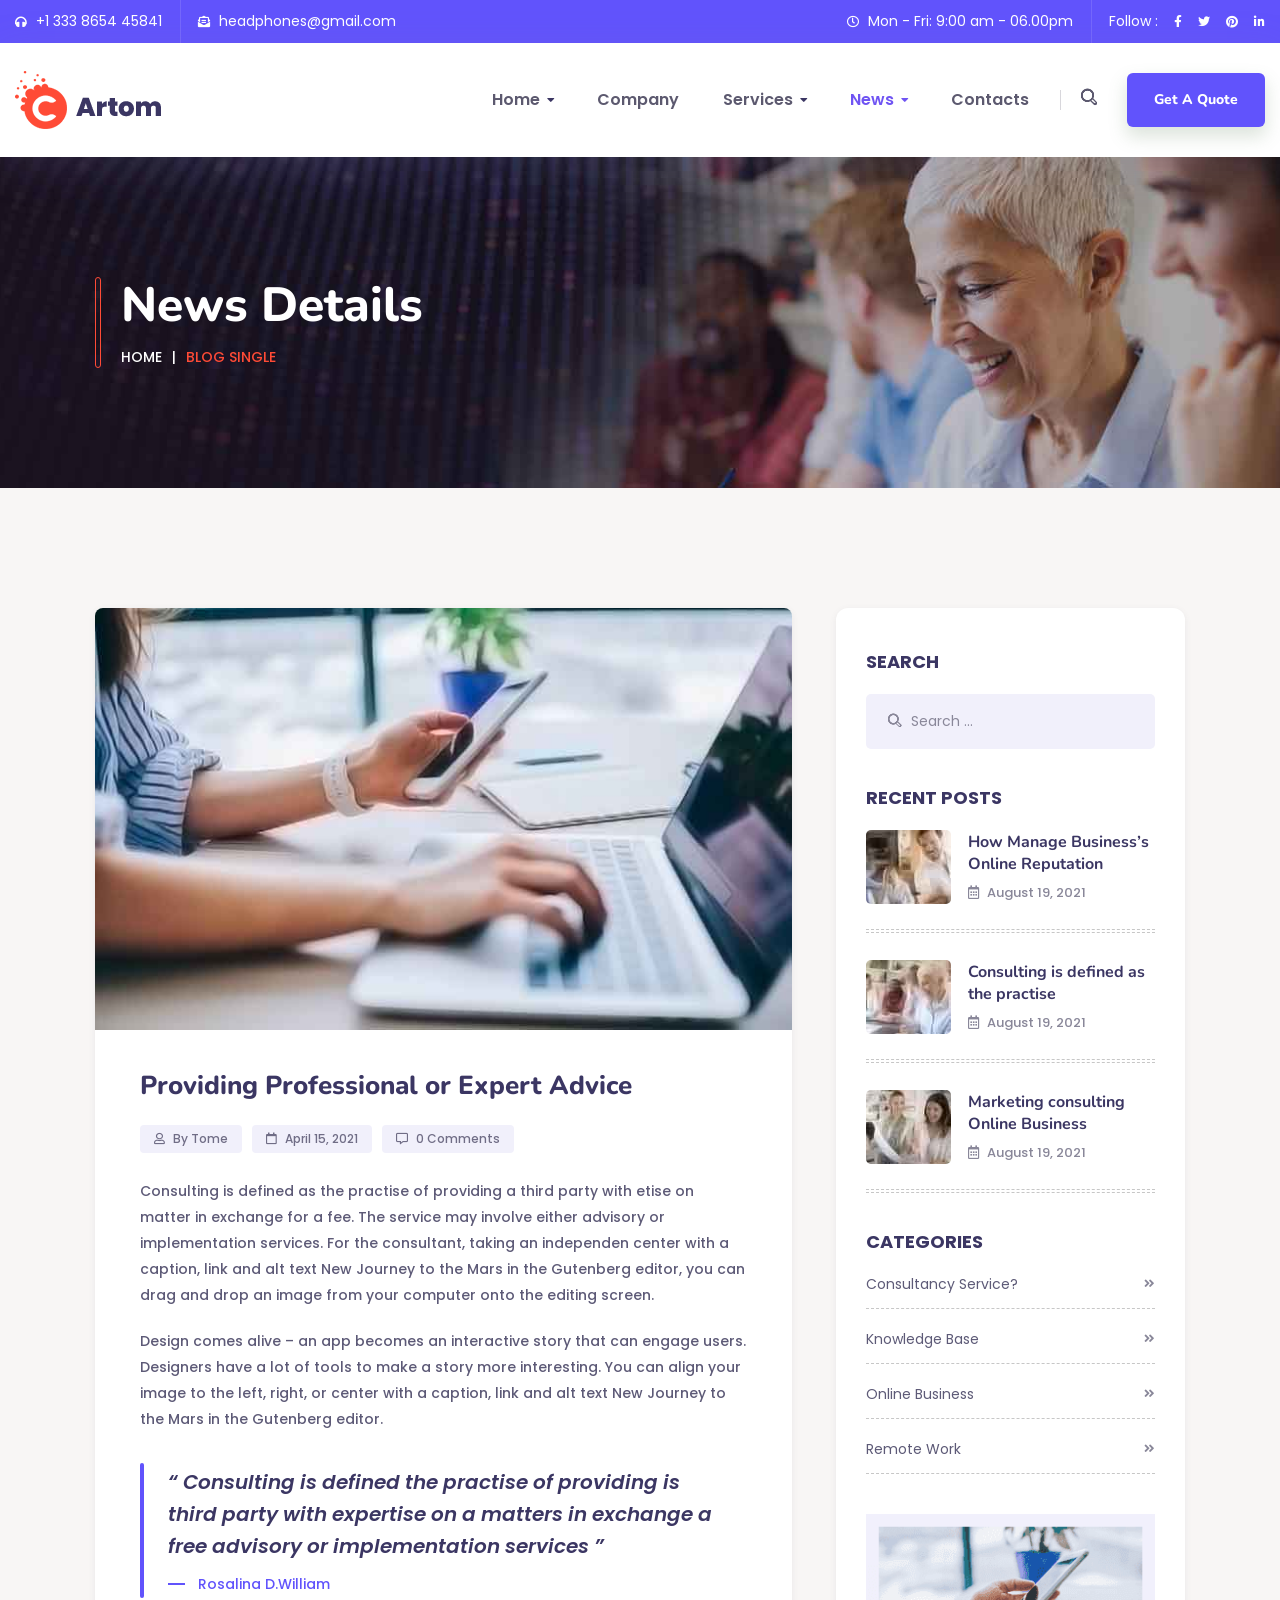
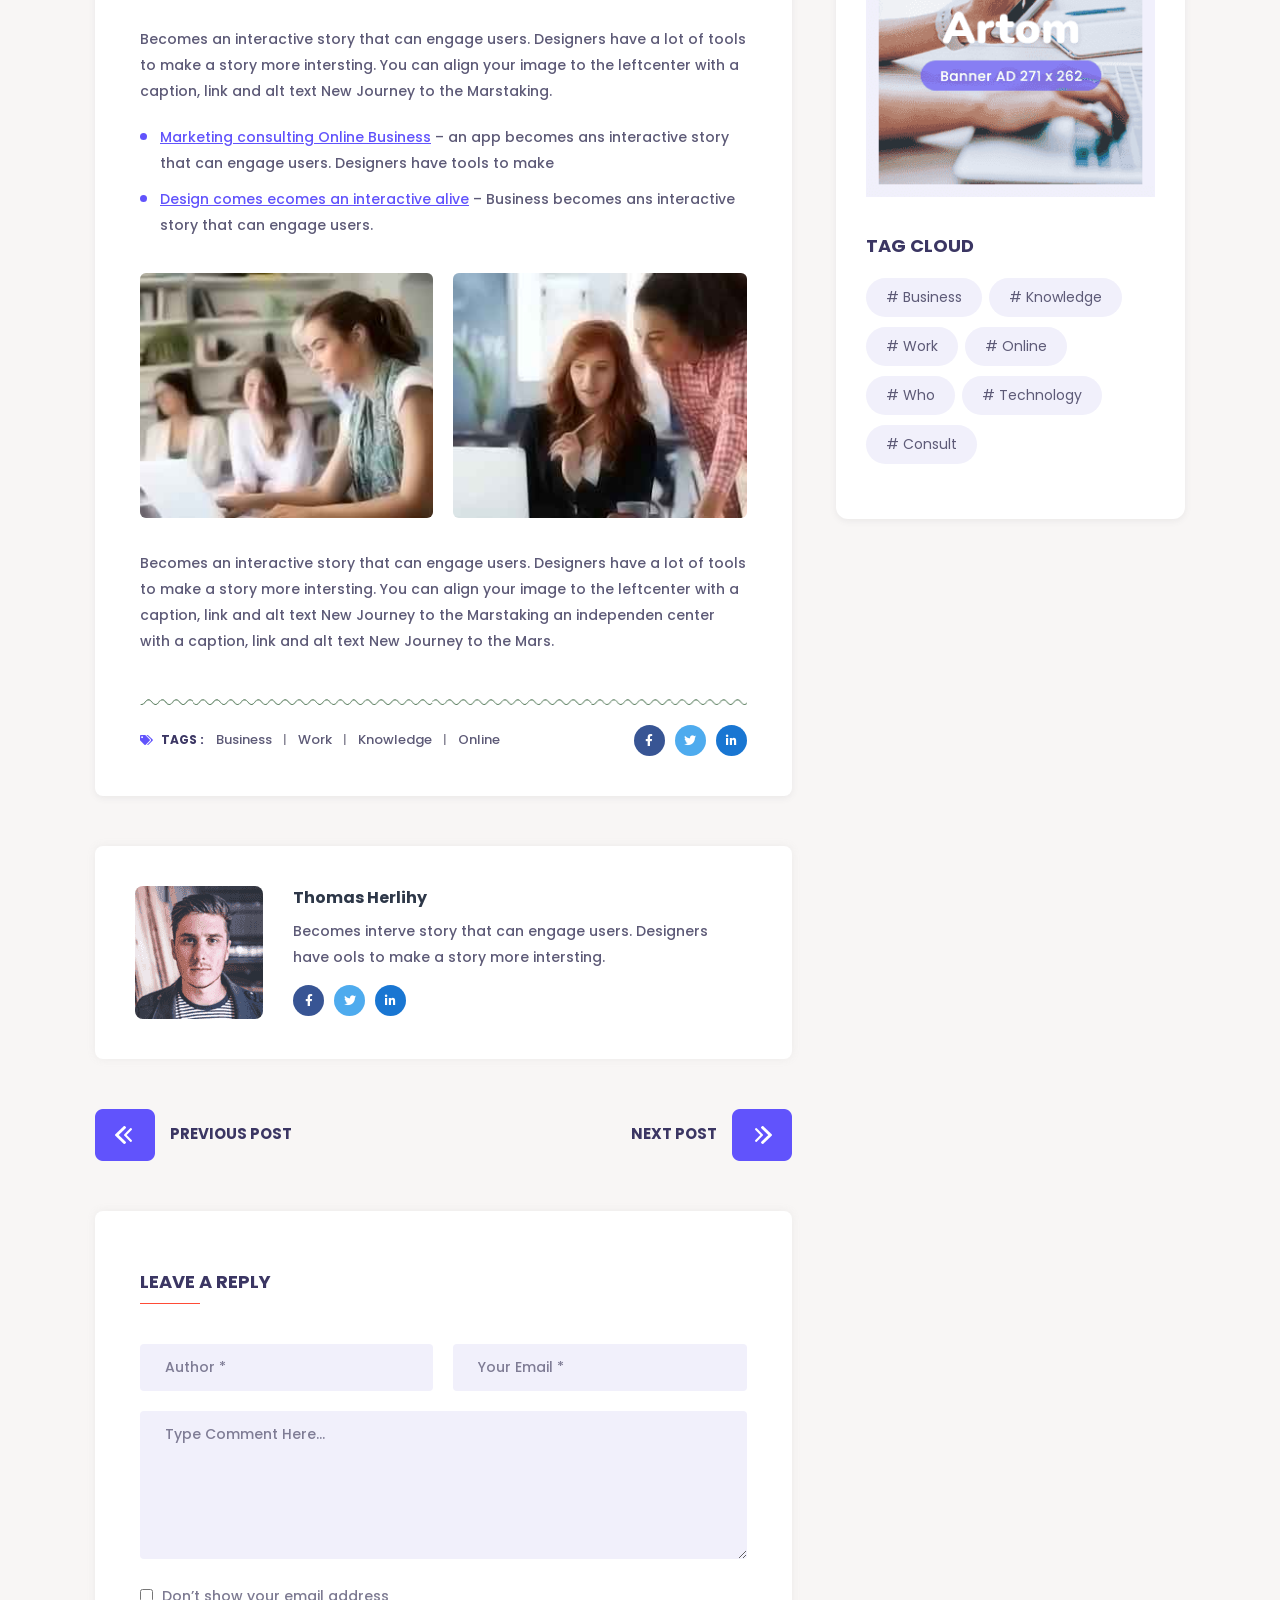
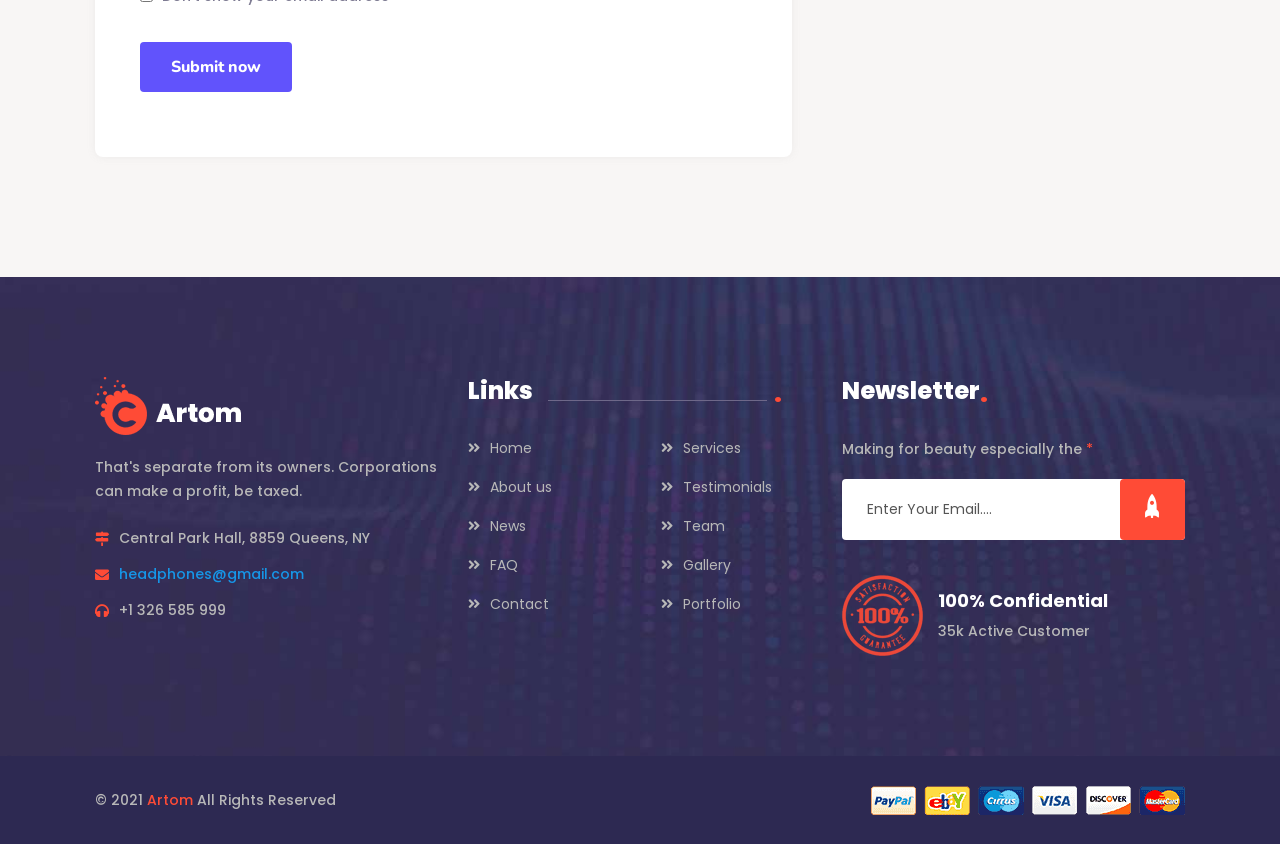
<file: blog-details.html>
<!DOCTYPE html><html class="no-js" lang="en"><head>
        <meta charset="utf-8">
        <meta http-equiv="x-ua-compatible" content="ie=edge">
        <title>Artom - Modern &amp; Multipurpose HTML Template</title>
        <meta name="description" content="">
        <meta name="viewport" content="width=device-width, initial-scale=1">

		
        <!-- Place favicon.ico in the root directory -->

		<!-- CSS here -->
        <link rel="stylesheet" href="css/bootstrap.min.css">
        <link rel="stylesheet" href="css/animate.min.css">
        <link rel="stylesheet" href="css/magnific-popup.css">
        <link rel="stylesheet" href="css/fontawesome-all.min.css">
        <link rel="stylesheet" href="css/owl.carousel.min.css">
        <link rel="stylesheet" href="css/flaticon.css">
        <link rel="stylesheet" href="css/odometer.css">
        <link rel="stylesheet" href="css/aos.css">
        <link rel="stylesheet" href="css/slick.css">
        <link rel="stylesheet" href="css/default.css">
        <link rel="stylesheet" href="css/style.css">
        <link rel="stylesheet" href="css/responsive.css">
    </head>
    <body data-aos-easing="ease" data-aos-duration="1000" data-aos-delay="0">

        <!-- preloader -->
        <div id="preloader" style="opacity: 0.9999383162408303;">
            <div id="loading-center">
                <div class="loader">
                    <div class="loader-outter"></div>
                    <div class="loader-inner"></div>
                </div>
            </div>
        </div>
        <!-- preloader-end -->

		<!-- Scroll-top -->
        <button class="scroll-top scroll-to-target" data-target="html">
            <i class="fas fa-angle-up"></i>
        </button>
        <!-- Scroll-top-end-->

        <!-- header-area -->
        <header>
            <div class="header-top-wrap">
                <div class="container custom-container">
                    <div class="row">
                        <div class="col-lg-6 col-md-7 d-none d-md-block">
                            <div class="header-top-contact">
                                <ul>
                                    <li><a href="tel:0123456789"><i class="fas fa-headphones"></i> +1 333 8654 45841</a></li>
                                    <li><a href="##384b4d4848574a4c785d40595548545d165b5755"><i class="fas fa-envelope-open-text"></i> <span class="__cf_email__" data-cfemail="05767075756a777145607d64687569602b666a68">headphones@gmail.com</span></a></li>
                                </ul>
                            </div>
                        </div>
                        <div class="col-lg-6 col-md-5">
                            <div class="header-top-right">
                                <ul>
                                    <li class="header-time"><i class="far fa-clock"></i> Mon - Fri: 9:00 am - 06.00pm</li>
                                    <li class="header-social">
                                        <span>Follow :</span>
                                        <a href="#"><i class="fab fa-facebook-f"></i></a>
                                        <a href="#"><i class="fab fa-twitter"></i></a>
                                        <a href="#"><i class="fab fa-pinterest"></i></a>
                                        <a href="#"><i class="fab fa-linkedin-in"></i></a>
                                    </li>
                                </ul>
                            </div>
                        </div>
                    </div>
                </div>
            </div>
            <div id="sticky-header" class="main-header menu-area">
                <div class="container custom-container">
                    <div class="row">
                        <div class="col-12">
                            <div class="mobile-nav-toggler"><i class="fas fa-bars"></i></div>
                            <div class="menu-wrap">
                                <nav class="menu-nav show">
                                    <div class="logo">
                                        <a href="index.html"><img src="img/logo/logo.png" alt=""></a>
                                    </div>
                                    <div class="navbar-wrap main-menu d-none d-lg-flex">
                                        <ul class="navigation">
                                            <li class="menu-item-has-children"><a href="#">Home</a>
                                                <ul class="submenu">
                                                    <li><a href="index.html">Knowledge Base</a></li>
                                                    <li><a href="index-2.html">Home Software</a></li>
                                                    <li><a href="index-3.html">Home Consulting</a></li>
                                                </ul>
                                            <div class="dropdown-btn"><span class="fas fa-angle-down"></span></div></li>
                                            <li><a href="about-us.html">Company</a></li>
                                            <li class="menu-item-has-children"><a href="#">Services</a>
                                                <ul class="submenu">
                                                    <li><a href="services.html">Our Services</a></li>
                                                    <li><a href="services-details.html">Services Details</a></li>
                                                </ul>
                                            <div class="dropdown-btn"><span class="fas fa-angle-down"></span></div></li>
                                            <li class="active menu-item-has-children"><a href="#">News</a>
                                                <ul class="submenu">
                                                    <li><a href="blog.html">Our Blog</a></li>
                                                    <li class="active"><a href="blog-details.html">Blog Details</a></li>
                                                </ul>
                                            <div class="dropdown-btn"><span class="fas fa-angle-down"></span></div></li>
                                            <li><a href="contact.html">contacts</a></li>
                                        </ul>
                                    </div>
                                    <div class="header-action d-none d-md-block">
                                        <ul>
                                            <li class="header-search"><a href="#"><i class="flaticon-search-magnifier-outline"></i></a></li>
                                            <li class="header-btn"><a href="contact.html" class="btn">Get A Quote <span></span></a></li>
                                        </ul>
                                    </div>
                                </nav>
                            </div>
                            <!-- Mobile Menu  -->
                            <div class="mobile-menu">
                                <nav class="menu-box">
                                    <div class="close-btn"><i class="fas fa-times"></i></div>
                                    <div class="nav-logo"><a href="index.html"><img src="img/logo/logo.png" alt="" title=""></a>
                                    </div>
                                    <div class="menu-outer">
                                        <!--Here Menu Will Come Automatically Via Javascript / Same Menu as in Header-->
                                    
                                        <ul class="navigation">
                                            <li class="menu-item-has-children"><a href="#">Home</a>
                                                <ul class="submenu">
                                                    <li><a href="index.html">Knowledge Base</a></li>
                                                    <li><a href="index-2.html">Home Software</a></li>
                                                    <li><a href="index-3.html">Home Consulting</a></li>
                                                </ul>
                                            <div class="dropdown-btn"><span class="fas fa-angle-down"></span></div></li>
                                            <li><a href="about-us.html">Company</a></li>
                                            <li class="menu-item-has-children"><a href="#">Services</a>
                                                <ul class="submenu">
                                                    <li><a href="services.html">Our Services</a></li>
                                                    <li><a href="services-details.html">Services Details</a></li>
                                                </ul>
                                            <div class="dropdown-btn"><span class="fas fa-angle-down"></span></div></li>
                                            <li class="active menu-item-has-children"><a href="#">News</a>
                                                <ul class="submenu">
                                                    <li><a href="blog.html">Our Blog</a></li>
                                                    <li class="active"><a href="blog-details.html">Blog Details</a></li>
                                                </ul>
                                            <div class="dropdown-btn"><span class="fas fa-angle-down"></span></div></li>
                                            <li><a href="contact.html">contacts</a></li>
                                        </ul>
                                    </div>
                                    <div class="social-links">
                                        <ul class="clearfix">
                                            <li><a href="#"><span class="fab fa-twitter"></span></a></li>
                                            <li><a href="#"><span class="fab fa-facebook-square"></span></a></li>
                                            <li><a href="#"><span class="fab fa-pinterest-p"></span></a></li>
                                            <li><a href="#"><span class="fab fa-instagram"></span></a></li>
                                            <li><a href="#"><span class="fab fa-youtube"></span></a></li>
                                        </ul>
                                    </div>
                                </nav>
                            </div>
                            <div class="menu-backdrop"></div>
                            <!-- End Mobile Menu -->
                        </div>
                    </div>
                </div>
            </div>
            <!-- header-search -->
            <div class="search-popup-wrap" tabindex="-1" role="dialog" aria-hidden="true">
                <div class="search-close">
                    <span><i class="fas fa-times"></i></span>
                </div>
                <div class="search-wrap text-center">
                    <div class="container">
                        <div class="row">
                            <div class="col-12">
                                <h2 class="title">... Search Here ...</h2>
                                <div class="search-form">
                                    <form action="#">
                                        <input type="text" name="search" placeholder="Type keywords here">
                                        <button class="search-btn"><i class="fas fa-search"></i></button>
                                    </form>
                                </div>
                            </div>
                        </div>
                    </div>
                </div>
            </div>
            <!-- header-search-end -->
        </header>
        <!-- header-area-end -->

        <!-- main-area -->
        <main>

            <!-- breadcrumb-area -->
            <section class="breadcrumb-area breadcrumb-bg" data-background="img/bg/breadcrumb_bg.jpg" style="background-image: url(img/bg/breadcrumb_bg.jpg);">
                <div class="container">
                    <div class="container-inner-wrap">
                        <div class="row">
                            <div class="col-12">
                                <div class="breadcrumb-content">
                                    <h2 class="title">News Details</h2>
                                    <nav aria-label="breadcrumb">
                                        <ol class="breadcrumb">
                                            <li class="breadcrumb-item"><a href="index.html">Home</a></li>
                                            <li class="breadcrumb-item active" aria-current="page">BLOG single</li>
                                        </ol>
                                    </nav>
                                </div>
                            </div>
                        </div>
                    </div>
                </div>
            </section>
            <!-- breadcrumb-area-end -->

            <!-- blog-details-area -->
            <section class="blog-details-area blog-gray-bg">
                <div class="container">
                    <div class="container-inner-wrap">
                        <div class="row justify-content-center">
                            <div class="col-lg-8 col-md-10">
                                <div class="standard-blog-item mb-50">
                                    <div class="blog-thumb">
                                        <img src="img/blog/blog_thumb01.jpg" alt="">
                                    </div>
                                    <div class="standard-blog-content blog-details-content">
                                        <h4 class="title">Providing Professional or Expert Advice</h4>
                                        <ul class="standard-blog-meta">
                                            <li><a href="#"><i class="far fa-user"></i>By Tome</a></li>
                                            <li><a href="#"><i class="far fa-calendar"></i>April 15, 2021</a></li>
                                            <li><a href="#"><i class="far fa-comment-alt"></i>0 Comments</a></li>
                                        </ul>
                                        <p>Consulting is defined as the practise of providing a third party with etise on matter in exchange for a fee. The service
                                        may involve either advisory or implementation services. For the consultant, taking an independen center with a caption,
                                        link and alt text New Journey to the Mars in the Gutenberg editor, you can drag and drop an image from your computer
                                        onto the editing screen.</p>
                                        <p>Design comes alive – an app becomes an interactive story that can engage users. Designers have a lot of tools to make a
                                        story more interesting. You can align your image to the left, right, or center with a caption, link and alt text New
                                        Journey to the Mars in the Gutenberg editor.</p>
                                        <blockquote>
                                            “ Consulting is defined the practise of providing is third party with expertise on a matters in exchange a free
                                            advisory or implementation services ”
                                            <footer>Rosalina D.William</footer>
                                        </blockquote>
                                        <p>Becomes an interactive story that can engage users. Designers have a lot of tools to make a story more intersting. You
                                        can align your image to the leftcenter with a caption, link and alt text New Journey to the Marstaking.</p>
                                        <div class="blog-details-list">
                                            <ul>
                                                <li><a href="#">Marketing consulting Online Business</a> – an app becomes ans interactive story that can engage users. Designers have tools to make</li>
                                                <li><a href="#">Design comes ecomes an interactive alive</a> – Business becomes ans interactive story that can engage users.</li>
                                            </ul>
                                        </div>
                                        <div class="blog-details-img">
                                            <div class="row">
                                                <div class="col-md-6">
                                                    <img src="img/blog/blog_details_img01.jpg" alt="">
                                                </div>
                                                <div class="col-md-6">
                                                    <img src="img/blog/blog_details_img02.jpg" alt="">
                                                </div>
                                            </div>
                                        </div>
                                        <p>Becomes an interactive story that can engage users. Designers have a lot of tools to make a story more intersting. You
                                        can align your image to the leftcenter with a caption, link and alt text New Journey to the Marstaking an independen
                                        center with a caption, link and alt text New Journey to the Mars.</p>
                                        <div class="blog-line" data-background="img/blog/blog_item_line.png" style="background-image: url(img/blog/blog_item_line.png);"></div>
                                        <div class="blog-details-bottom">
                                            <div class="blog-details-tags">
                                                <ul>
                                                    <li class="title"><i class="fas fa-tags"></i> Tags :</li>
                                                    <li><a href="#">Business</a></li>
                                                    <li><a href="#">Work</a></li>
                                                    <li><a href="#">Knowledge</a></li>
                                                    <li><a href="#">Online</a></li>
                                                </ul>
                                            </div>
                                            <div class="blog-details-social">
                                                <ul>
                                                    <li><a href="#"><i class="fab fa-facebook-f"></i></a></li>
                                                    <li><a href="#"><i class="fab fa-twitter"></i></a></li>
                                                    <li><a href="#"><i class="fab fa-linkedin-in"></i></a></li>
                                                </ul>
                                            </div>
                                        </div>
                                    </div>
                                </div>
                                <div class="avatar-post mt-50 mb-50">
                                    <div class="post-avatar-img">
                                        <img src="img/blog/post_avatar_img.png" alt="img">
                                    </div>
                                    <div class="post-avatar-content">
                                        <h5>Thomas Herlihy</h5>
                                        <p>Becomes interve story that can engage users. Designers have ools to make a story more intersting.</p>
                                        <div class="blog-details-social">
                                            <ul>
                                                <li><a href="#"><i class="fab fa-facebook-f"></i></a></li>
                                                <li><a href="#"><i class="fab fa-twitter"></i></a></li>
                                                <li><a href="#"><i class="fab fa-linkedin-in"></i></a></li>
                                            </ul>
                                        </div>
                                    </div>
                                </div>
                                <div class="blog-next-prev">
                                    <ul>
                                        <li class="blog-prev">
                                            <a href="#"><img src="img/icon/left_arrow.png" alt="img">Previous Post</a>
                                        </li>
                                        <li class="blog-next">
                                            <a href="#">Next Post<img src="img/icon/right_arrow.png" alt="img"></a>
                                        </li>
                                    </ul>
                                </div>
                                <div class="comment-reply-box">
                                    <h5 class="title">LEAVE A REPLY</h5>
                                    <form action="#" class="comment-reply-form">
                                        <div class="row">
                                            <div class="col-md-6">
                                                <div class="form-grp">
                                                    <input type="text" placeholder="Author *">
                                                </div>
                                            </div>
                                            <div class="col-md-6">
                                                <div class="form-grp">
                                                    <input type="email" placeholder="Your Email *">
                                                </div>
                                            </div>
                                        </div>
                                        <div class="form-grp">
                                            <textarea name="message" placeholder="Type Comment Here..."></textarea>
                                        </div>
                                        <div class="form-grp checkbox-grp">
                                            <input type="checkbox" id="checkbox">
                                            <label for="checkbox">Don’t show your email address</label>
                                        </div>
                                        <button type="submit" class="btn">Submit now</button>
                                    </form>
                                </div>
                            </div>
                            <div class="col-lg-4 col-md-10">
                                <aside class="blog-sidebar">
                                    <div class="widget">
                                        <h4 class="widget-title">Search</h4>
                                        <div class="sidebar-search-form">
                                            <form action="#">
                                                <input type="text" placeholder="Search ...">
                                            </form>
                                        </div>
                                    </div>
                                    <div class="widget">
                                        <h4 class="widget-title">Recent Posts</h4>
                                        <div class="rc-post-list">
                                            <ul>
                                                <li>
                                                    <div class="rc-post-thumb">
                                                        <a href="blog-details.html"><img src="img/blog/rc_post_thumb01.jpg" alt=""></a>
                                                    </div>
                                                    <div class="rc-post-content">
                                                        <h6 class="title"><a href="blog-details.html">How Manage Business’s Online Reputation</a></h6>
                                                        <span class="date"><i class="far fa-calendar-alt"></i> August 19, 2021</span>
                                                    </div>
                                                </li>
                                                <li>
                                                    <div class="rc-post-thumb">
                                                        <a href="blog-details.html"><img src="img/blog/rc_post_thumb02.jpg" alt=""></a>
                                                    </div>
                                                    <div class="rc-post-content">
                                                        <h6 class="title"><a href="blog-details.html">Consulting is defined as the practise</a></h6>
                                                        <span class="date"><i class="far fa-calendar-alt"></i> August 19, 2021</span>
                                                    </div>
                                                </li>
                                                <li>
                                                    <div class="rc-post-thumb">
                                                        <a href="blog-details.html"><img src="img/blog/rc_post_thumb03.jpg" alt=""></a>
                                                    </div>
                                                    <div class="rc-post-content">
                                                        <h6 class="title"><a href="blog-details.html">Marketing consulting Online Business</a></h6>
                                                        <span class="date"><i class="far fa-calendar-alt"></i> August 19, 2021</span>
                                                    </div>
                                                </li>
                                            </ul>
                                        </div>
                                    </div>
                                    <div class="widget">
                                        <h4 class="widget-title">Categories</h4>
                                        <div class="sidebar-cat-list">
                                            <ul>
                                                <li><a href="index-3.html">Consultancy Service? <i class="fas fa-angle-double-right"></i></a></li>
                                                <li><a href="index.html">Knowledge Base <i class="fas fa-angle-double-right"></i></a></li>
                                                <li><a href="#">Online Business <i class="fas fa-angle-double-right"></i></a></li>
                                                <li><a href="#">Remote Work <i class="fas fa-angle-double-right"></i></a></li>
                                            </ul>
                                        </div>
                                    </div>
                                    <div class="widget">
                                        <div class="sidebar-add">
                                            <a href="#"><img src="img/blog/add.png" alt=""></a>
                                        </div>
                                    </div>
                                    <div class="widget">
                                        <h4 class="widget-title">Tag Cloud</h4>
                                        <div class="sidebar-tag-list">
                                            <ul>
                                                <li><a href="#"># Business</a></li>
                                                <li><a href="#"># Knowledge</a></li>
                                                <li><a href="#"># Work</a></li>
                                                <li><a href="#"># Online</a></li>
                                                <li><a href="#"># Who</a></li>
                                                <li><a href="#"># Technology</a></li>
                                                <li><a href="#"># Consult</a></li>
                                            </ul>
                                        </div>
                                    </div>
                                </aside>
                            </div>
                        </div>
                    </div>
                </div>
            </section>
            <!-- blog-details-area-end -->

        </main>
        <!-- main-area-end -->


        <!-- footer-area -->
        <footer>
            <div class="footer-top-wrap footer-bg">
                <div class="container">
                    <div class="container-inner-wrap">
                        <div class="row">
                            <div class="col-lg-4 col-md-6">
                                <div class="footer-widget">
                                    <div class="footer-logo mb-20">
                                        <a href="index.html"><img src="img/logo/footer_logo.png" alt=""></a>
                                    </div>
                                    <div class="footer-content">
                                        <p>That's separate from its owners. Corporations can make a profit, be taxed.</p>
                                        <ul class="footer-info-list">
                                            <li><i class="fas fa-map-signs"></i> Central Park Hall, 8859 Queens, NY</li>
                                            <li><i class="fas fa-envelope"></i> <a href="#" class="__cf_email__" data-cfemail="51383f373e112134252b3e3f347f323e3c">headphones@gmail.com</a></li>
                                            <li><i class="fas fa-headphones"></i> +1 326 585 999</li>
                                        </ul>
                                    </div>
                                </div>
                            </div>
                            <div class="col-lg-4 col-md-6">
                                <div class="footer-widget">
                                    <h4 class="fw-title">Links <span class="line"></span><span class="dots">.</span></h4>
                                    <div class="fw-link">
                                        <ul>
                                            <li><a href="index.html"><i class="fas fa-angle-double-right"></i>Home</a></li>
                                            <li><a href="services.html"><i class="fas fa-angle-double-right"></i>Services</a></li>
                                            <li><a href="about-us.html"><i class="fas fa-angle-double-right"></i>About us</a></li>
                                            <li><a href="index-3.html"><i class="fas fa-angle-double-right"></i>Testimonials</a></li>
                                            <li><a href="blog.html"><i class="fas fa-angle-double-right"></i>News</a></li>
                                            <li><a href="about-us.html"><i class="fas fa-angle-double-right"></i>Team</a></li>
                                            <li><a href="index.html"><i class="fas fa-angle-double-right"></i>FAQ</a></li>
                                            <li><a href="services-details.html"><i class="fas fa-angle-double-right"></i>Gallery</a></li>
                                            <li><a href="contact.html"><i class="fas fa-angle-double-right"></i>Contact</a></li>
                                            <li><a href="index.html"><i class="fas fa-angle-double-right"></i>Portfolio</a></li>
                                        </ul>
                                    </div>
                                </div>
                            </div>
                            <div class="col-lg-4 col-md-6">
                                <div class="footer-widget">
                                    <h4 class="fw-title">Newsletter<span class="dots">.</span></h4>
                                    <div class="footer-newsletter-wrap">
                                        <p>Making for beauty especially the <span>*</span></p>
                                        <form action="#">
                                            <input type="email" placeholder="Enter Your Email....">
                                            <button><i class="flaticon-rocket"></i></button>
                                        </form>
                                    </div>
                                    <div class="footer-confi-wrap">
                                        <div class="confi-logo">
                                            <img src="img/images/confi_img.png" alt="">
                                        </div>
                                        <div class="confi-content">
                                            <h4>100% Confidential</h4>
                                            <span>35k Active Customer</span>
                                        </div>
                                    </div>
                                </div>
                            </div>
                        </div>
                    </div>
                </div>
            </div>
            <div class="s-copyright-wrap">
                <div class="container">
                    <div class="container-inner-wrap">
                        <div class="row align-items-center">
                            <div class="col-lg-6 col-md-6">
                                <div class="s-copyright-text">
                                    <p>© 2021 <a href="index.html">Artom</a> All Rights Reserved</p>
                                </div>
                            </div>
                            <div class="col-lg-6 col-md-6">
                                <div class="payment-method-img text-center text-md-right">
                                    <img src="img/images/card_img.png" alt="img">
                                </div>
                            </div>
                        </div>
                    </div>
                </div>
            </div>
        </footer>
        <!-- footer-area-end -->





		<!-- JS here -->
        <script src="js/vendor/jquery-3.6.0.min.js"></script>
        <script src="js/bootstrap.min.js"></script>
        <script src="js/isotope.pkgd.min.js"></script>
        <script src="js/imagesloaded.pkgd.min.js"></script>
        <script src="js/jquery.magnific-popup.min.js"></script>
        <script src="js/owl.carousel.min.js"></script>
        <script src="js/jquery.odometer.min.js"></script>
        <script src="js/jquery.appear.js"></script>
        <script src="js/slick.min.js"></script>
        <script src="js/ajax-form.js"></script>
        <script src="js/wow.min.js"></script>
        <script src="js/aos.js"></script>
        <script src="js/plugins.js"></script>
        <script src="js/main.js"></script>
    

</body></html>
</file>
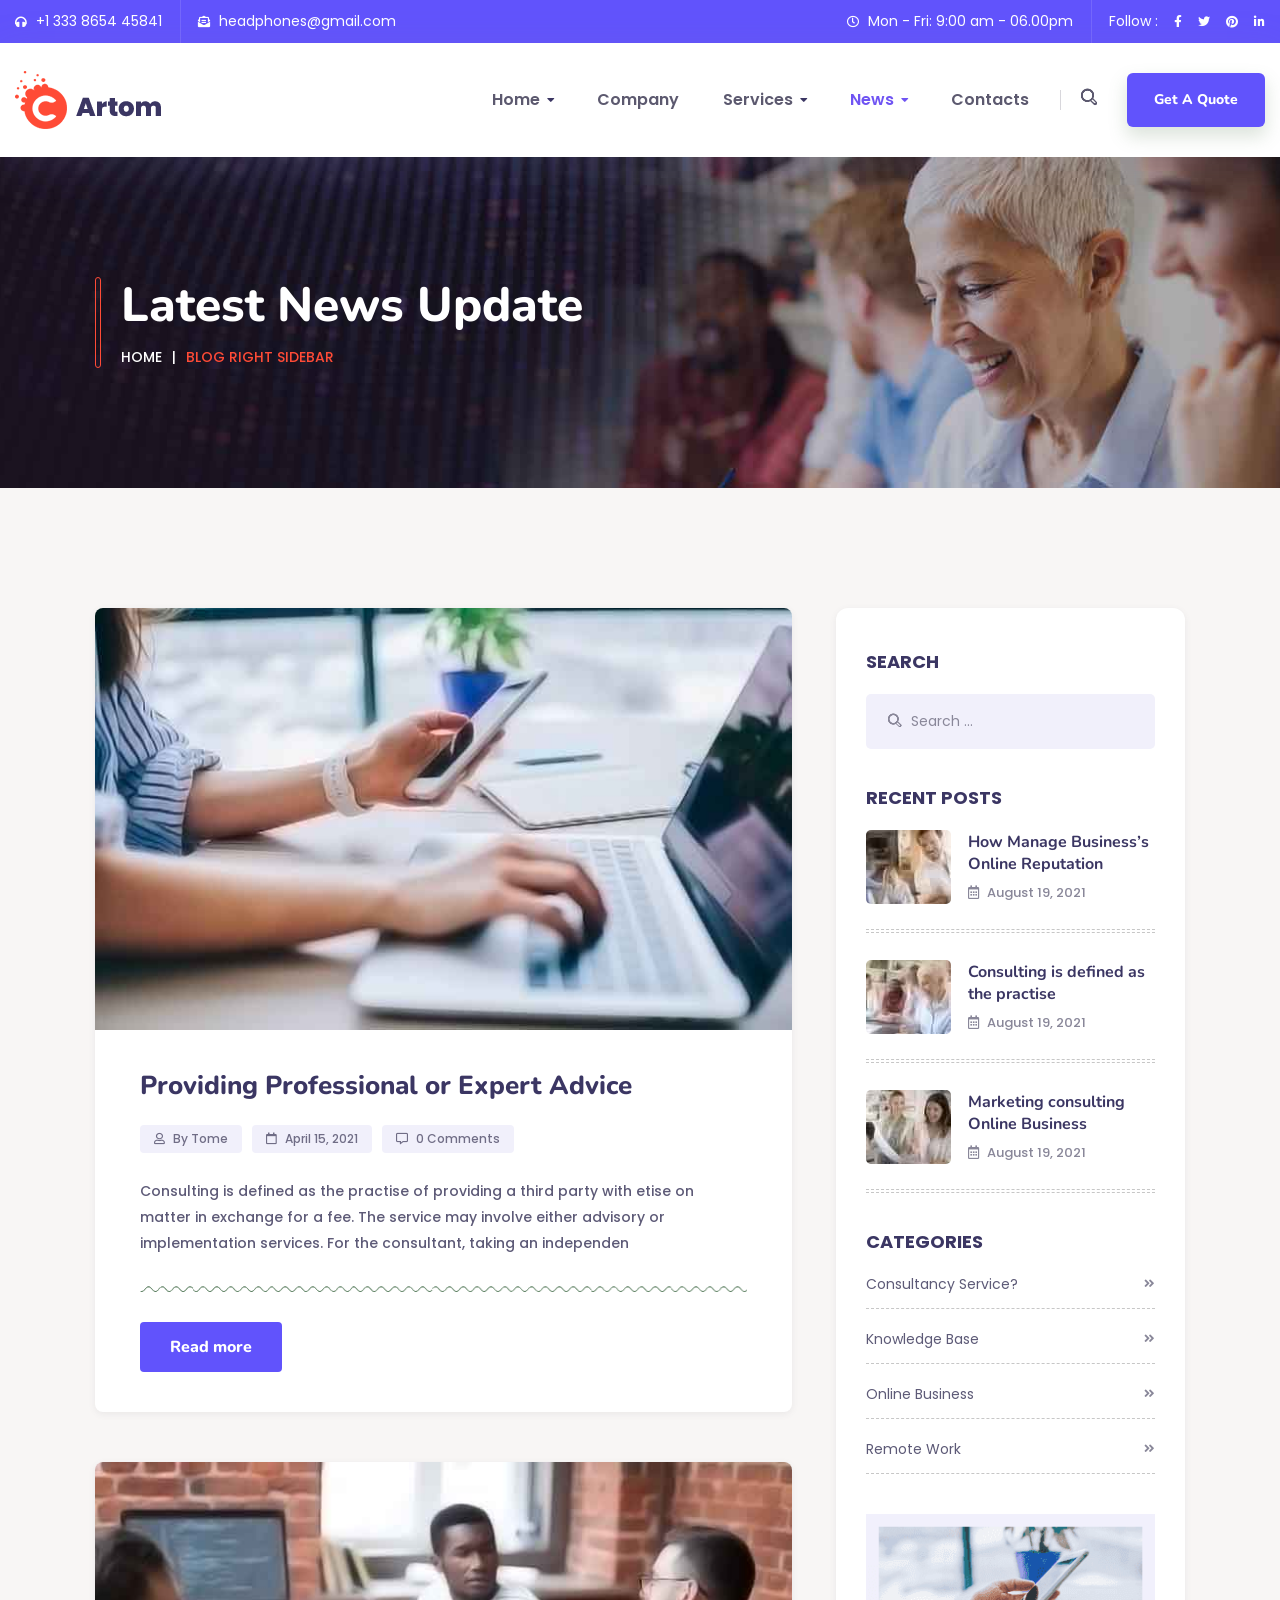
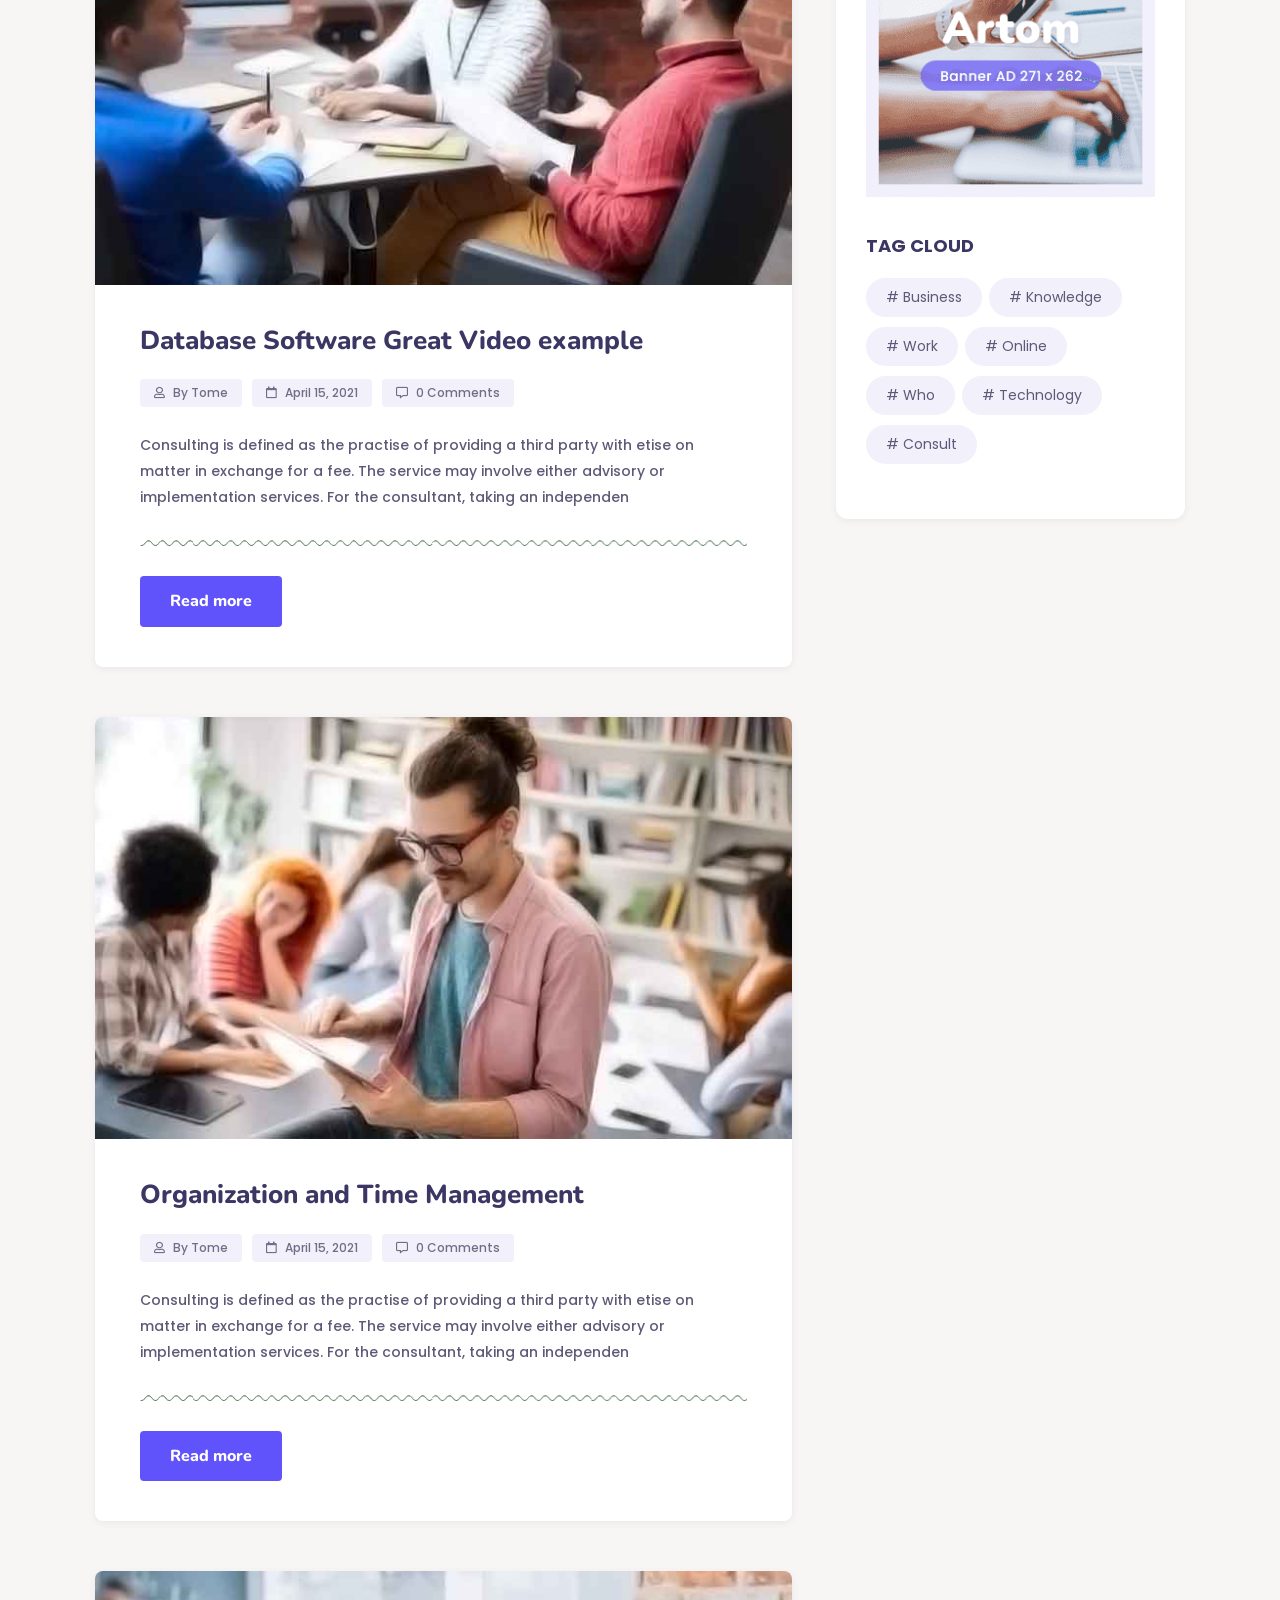
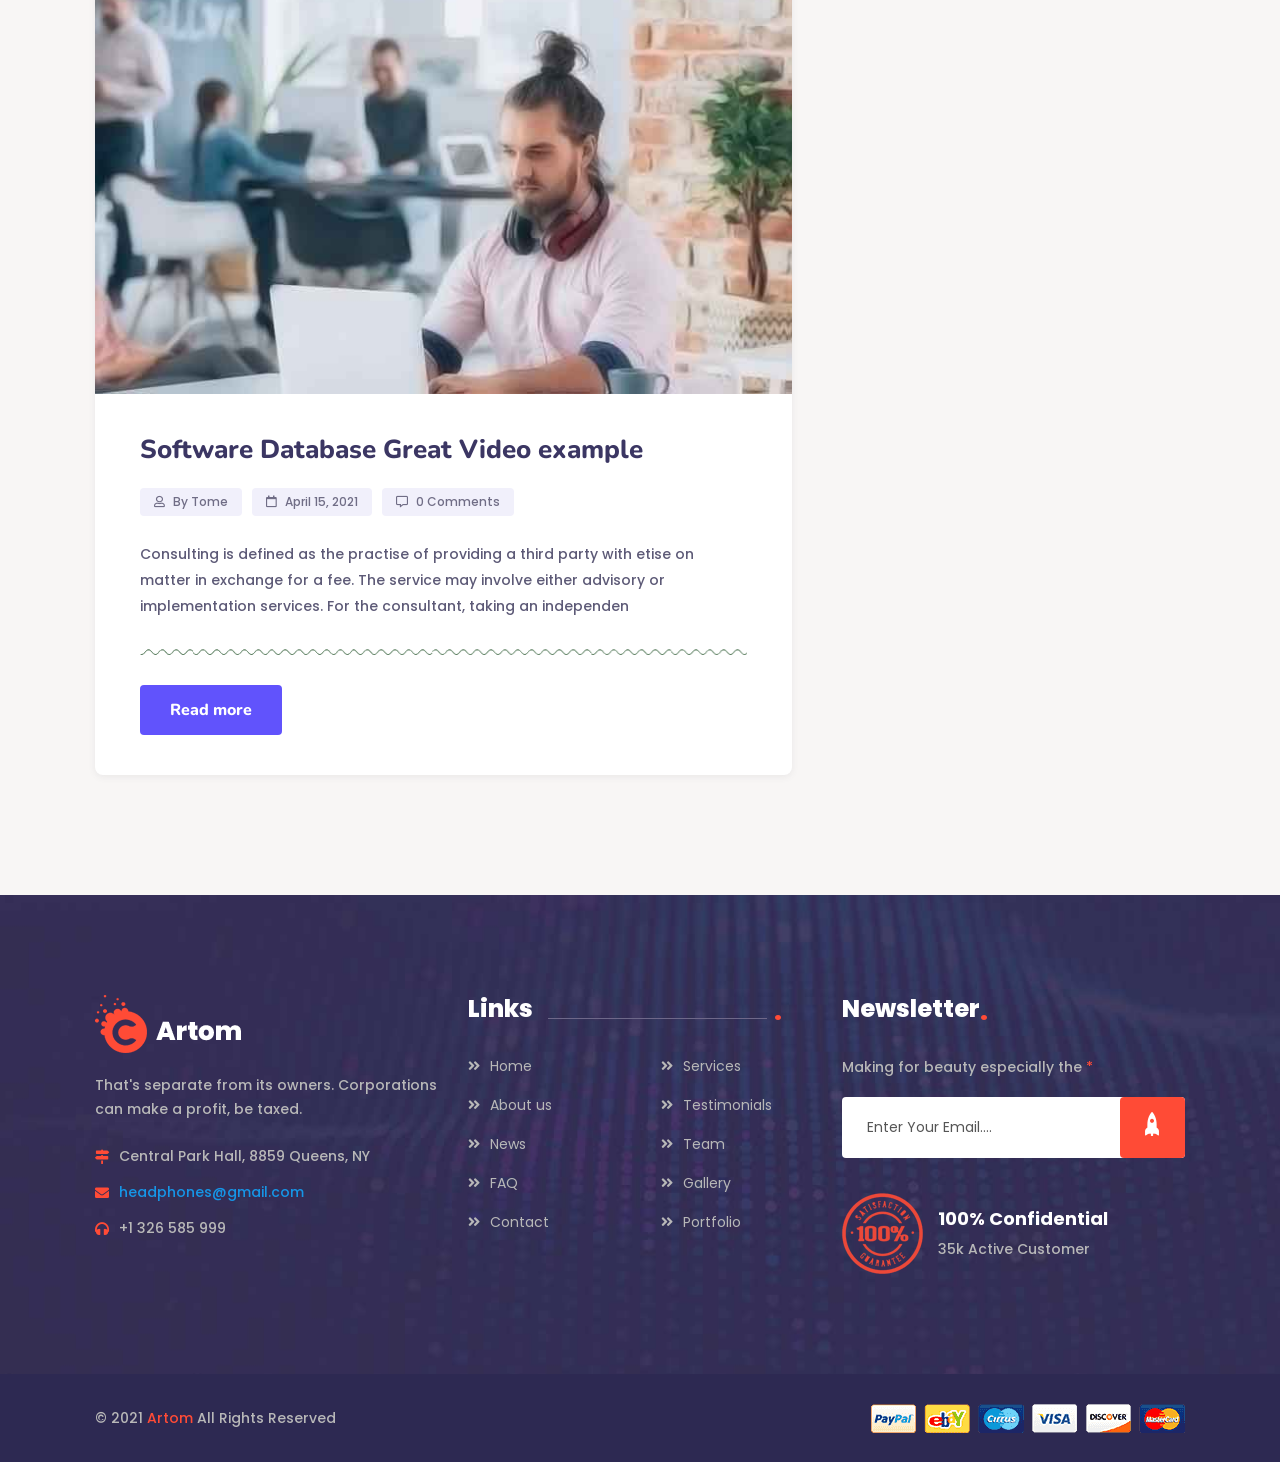
<file: blog.html>
<!DOCTYPE html><html class="no-js" lang="en"><head>
        <meta charset="utf-8">
        <meta http-equiv="x-ua-compatible" content="ie=edge">
        <title>Artom - Modern &amp; Multipurpose HTML Template</title>
        <meta name="description" content="">
        <meta name="viewport" content="width=device-width, initial-scale=1">

		
        <!-- Place favicon.ico in the root directory -->

		<!-- CSS here -->
        <link rel="stylesheet" href="css/bootstrap.min.css">
        <link rel="stylesheet" href="css/animate.min.css">
        <link rel="stylesheet" href="css/magnific-popup.css">
        <link rel="stylesheet" href="css/fontawesome-all.min.css">
        <link rel="stylesheet" href="css/owl.carousel.min.css">
        <link rel="stylesheet" href="css/flaticon.css">
        <link rel="stylesheet" href="css/odometer.css">
        <link rel="stylesheet" href="css/aos.css">
        <link rel="stylesheet" href="css/slick.css">
        <link rel="stylesheet" href="css/default.css">
        <link rel="stylesheet" href="css/style.css">
        <link rel="stylesheet" href="css/responsive.css">
    </head>
    <body data-aos-easing="ease" data-aos-duration="1000" data-aos-delay="0">

        <!-- preloader -->
        <div id="preloader" style="opacity: 0.9999383162408303;">
            <div id="loading-center">
                <div class="loader">
                    <div class="loader-outter"></div>
                    <div class="loader-inner"></div>
                </div>
            </div>
        </div>
        <!-- preloader-end -->

		<!-- Scroll-top -->
        <button class="scroll-top scroll-to-target" data-target="html">
            <i class="fas fa-angle-up"></i>
        </button>
        <!-- Scroll-top-end-->

        <!-- header-area -->
        <header>
            <div class="header-top-wrap">
                <div class="container custom-container">
                    <div class="row">
                        <div class="col-lg-6 col-md-7 d-none d-md-block">
                            <div class="header-top-contact">
                                <ul>
                                    <li><a href="tel:0123456789"><i class="fas fa-headphones"></i> +1 333 8654 45841</a></li>
                                    <li><a href="##c9babcb9b9a6bbbd89acb1a8a4b9a5ace7aaa6a4"><i class="fas fa-envelope-open-text"></i> <span class="__cf_email__" data-cfemail="fa898f8a8a95888eba9f829b978a969fd4999597">headphones@gmail.com</span></a></li>
                                </ul>
                            </div>
                        </div>
                        <div class="col-lg-6 col-md-5">
                            <div class="header-top-right">
                                <ul>
                                    <li class="header-time"><i class="far fa-clock"></i> Mon - Fri: 9:00 am - 06.00pm</li>
                                    <li class="header-social">
                                        <span>Follow :</span>
                                        <a href="#"><i class="fab fa-facebook-f"></i></a>
                                        <a href="#"><i class="fab fa-twitter"></i></a>
                                        <a href="#"><i class="fab fa-pinterest"></i></a>
                                        <a href="#"><i class="fab fa-linkedin-in"></i></a>
                                    </li>
                                </ul>
                            </div>
                        </div>
                    </div>
                </div>
            </div>
            <div id="sticky-header" class="main-header menu-area">
                <div class="container custom-container">
                    <div class="row">
                        <div class="col-12">
                            <div class="mobile-nav-toggler"><i class="fas fa-bars"></i></div>
                            <div class="menu-wrap">
                                <nav class="menu-nav show">
                                    <div class="logo">
                                        <a href="index.html"><img src="img/logo/logo.png" alt=""></a>
                                    </div>
                                    <div class="navbar-wrap main-menu d-none d-lg-flex">
                                        <ul class="navigation">
                                            <li class="menu-item-has-children"><a href="#">Home</a>
                                                <ul class="submenu">
                                                    <li><a href="index.html">Knowledge Base</a></li>
                                                    <li><a href="index-2.html">Home Software</a></li>
                                                    <li><a href="index-3.html">Home Consulting</a></li>
                                                </ul>
                                            <div class="dropdown-btn"><span class="fas fa-angle-down"></span></div></li>
                                            <li><a href="about-us.html">Company</a></li>
                                            <li class="menu-item-has-children"><a href="#">Services</a>
                                                <ul class="submenu">
                                                    <li><a href="services.html">Our Services</a></li>
                                                    <li><a href="services-details.html">Services Details</a></li>
                                                </ul>
                                            <div class="dropdown-btn"><span class="fas fa-angle-down"></span></div></li>
                                            <li class="active menu-item-has-children"><a href="#">News</a>
                                                <ul class="submenu">
                                                    <li class="active"><a href="blog.html">Our Blog</a></li>
                                                    <li><a href="blog-details.html">Blog Details</a></li>
                                                </ul>
                                            <div class="dropdown-btn"><span class="fas fa-angle-down"></span></div></li>
                                            <li><a href="contact.html">contacts</a></li>
                                        </ul>
                                    </div>
                                    <div class="header-action d-none d-md-block">
                                        <ul>
                                            <li class="header-search"><a href="#"><i class="flaticon-search-magnifier-outline"></i></a></li>
                                            <li class="header-btn"><a href="contact.html" class="btn">Get A Quote <span></span></a></li>
                                        </ul>
                                    </div>
                                </nav>
                            </div>
                            <!-- Mobile Menu  -->
                            <div class="mobile-menu">
                                <nav class="menu-box">
                                    <div class="close-btn"><i class="fas fa-times"></i></div>
                                    <div class="nav-logo"><a href="index.html"><img src="img/logo/logo.png" alt="" title=""></a>
                                    </div>
                                    <div class="menu-outer">
                                        <!--Here Menu Will Come Automatically Via Javascript / Same Menu as in Header-->
                                    
                                        <ul class="navigation">
                                            <li class="menu-item-has-children"><a href="#">Home</a>
                                                <ul class="submenu">
                                                    <li><a href="index.html">Knowledge Base</a></li>
                                                    <li><a href="index-2.html">Home Software</a></li>
                                                    <li><a href="index-3.html">Home Consulting</a></li>
                                                </ul>
                                            <div class="dropdown-btn"><span class="fas fa-angle-down"></span></div></li>
                                            <li><a href="about-us.html">Company</a></li>
                                            <li class="menu-item-has-children"><a href="#">Services</a>
                                                <ul class="submenu">
                                                    <li><a href="services.html">Our Services</a></li>
                                                    <li><a href="services-details.html">Services Details</a></li>
                                                </ul>
                                            <div class="dropdown-btn"><span class="fas fa-angle-down"></span></div></li>
                                            <li class="active menu-item-has-children"><a href="#">News</a>
                                                <ul class="submenu">
                                                    <li class="active"><a href="blog.html">Our Blog</a></li>
                                                    <li><a href="blog-details.html">Blog Details</a></li>
                                                </ul>
                                            <div class="dropdown-btn"><span class="fas fa-angle-down"></span></div></li>
                                            <li><a href="contact.html">contacts</a></li>
                                        </ul>
                                    </div>
                                    <div class="social-links">
                                        <ul class="clearfix">
                                            <li><a href="#"><span class="fab fa-twitter"></span></a></li>
                                            <li><a href="#"><span class="fab fa-facebook-square"></span></a></li>
                                            <li><a href="#"><span class="fab fa-pinterest-p"></span></a></li>
                                            <li><a href="#"><span class="fab fa-instagram"></span></a></li>
                                            <li><a href="#"><span class="fab fa-youtube"></span></a></li>
                                        </ul>
                                    </div>
                                </nav>
                            </div>
                            <div class="menu-backdrop"></div>
                            <!-- End Mobile Menu -->
                        </div>
                    </div>
                </div>
            </div>
            <!-- header-search -->
            <div class="search-popup-wrap" tabindex="-1" role="dialog" aria-hidden="true">
                <div class="search-close">
                    <span><i class="fas fa-times"></i></span>
                </div>
                <div class="search-wrap text-center">
                    <div class="container">
                        <div class="row">
                            <div class="col-12">
                                <h2 class="title">... Search Here ...</h2>
                                <div class="search-form">
                                    <form action="#">
                                        <input type="text" name="search" placeholder="Type keywords here">
                                        <button class="search-btn"><i class="fas fa-search"></i></button>
                                    </form>
                                </div>
                            </div>
                        </div>
                    </div>
                </div>
            </div>
            <!-- header-search-end -->
        </header>
        <!-- header-area-end -->

        <!-- main-area -->
        <main>

            <!-- breadcrumb-area -->
            <section class="breadcrumb-area breadcrumb-bg" data-background="img/bg/breadcrumb_bg.jpg" style="background-image: url(img/bg/breadcrumb_bg.jpg);">
                <div class="container">
                    <div class="container-inner-wrap">
                        <div class="row">
                            <div class="col-12">
                                <div class="breadcrumb-content">
                                    <h2 class="title">Latest News Update</h2>
                                    <nav aria-label="breadcrumb">
                                        <ol class="breadcrumb">
                                            <li class="breadcrumb-item"><a href="index.html">Home</a></li>
                                            <li class="breadcrumb-item active" aria-current="page">BLOG Right SIDEBAR</li>
                                        </ol>
                                    </nav>
                                </div>
                            </div>
                        </div>
                    </div>
                </div>
            </section>
            <!-- breadcrumb-area-end -->

            <!-- blog-area -->
            <section class="blog-area blog-gray-bg">
                <div class="container">
                    <div class="container-inner-wrap">
                        <div class="row justify-content-center">
                            <div class="col-lg-8 col-md-10">
                                <div class="standard-blog-item mb-50">
                                    <div class="blog-thumb">
                                        <a href="blog-details.html"><img src="img/blog/blog_thumb01.jpg" alt=""></a>
                                    </div>
                                    <div class="standard-blog-content">
                                        <h4 class="title"><a href="blog-details.html">Providing Professional or Expert Advice</a></h4>
                                        <ul class="standard-blog-meta">
                                            <li><a href="#"><i class="far fa-user"></i>By Tome</a></li>
                                            <li><a href="#"><i class="far fa-calendar"></i>April 15, 2021</a></li>
                                            <li><a href="#"><i class="far fa-comment-alt"></i>0 Comments</a></li>
                                        </ul>
                                        <p>Consulting is defined as the practise of providing a third party with etise on matter in exchange for a fee. The service
                                        may involve either advisory or implementation services. For the consultant, taking an independen</p>
                                        <div class="blog-line" data-background="img/blog/blog_item_line.png" style="background-image: url(img/blog/blog_item_line.png);"></div>
                                        <a href="blog-details.html" class="btn read-more">Read more</a>
                                    </div>
                                </div>
                                <div class="standard-blog-item mb-50">
                                    <div class="blog-thumb">
                                        <a href="blog-details.html"><img src="img/blog/blog_thumb02.jpg" alt=""></a>
                                    </div>
                                    <div class="standard-blog-content">
                                        <h4 class="title"><a href="blog-details.html">Database Software Great Video example</a></h4>
                                        <ul class="standard-blog-meta">
                                            <li><a href="#"><i class="far fa-user"></i>By Tome</a></li>
                                            <li><a href="#"><i class="far fa-calendar"></i>April 15, 2021</a></li>
                                            <li><a href="#"><i class="far fa-comment-alt"></i>0 Comments</a></li>
                                        </ul>
                                        <p>Consulting is defined as the practise of providing a third party with etise on matter in exchange for a fee. The service
                                        may involve either advisory or implementation services. For the consultant, taking an independen</p>
                                        <div class="blog-line" data-background="img/blog/blog_item_line.png" style="background-image: url(img/blog/blog_item_line.png);"></div>
                                        <a href="blog-details.html" class="btn read-more">Read more</a>
                                    </div>
                                </div>
                                <div class="standard-blog-item mb-50">
                                    <div class="blog-thumb">
                                        <a href="blog-details.html"><img src="img/blog/blog_thumb03.jpg" alt=""></a>
                                    </div>
                                    <div class="standard-blog-content">
                                        <h4 class="title"><a href="blog-details.html">Organization and Time Management</a></h4>
                                        <ul class="standard-blog-meta">
                                            <li><a href="#"><i class="far fa-user"></i>By Tome</a></li>
                                            <li><a href="#"><i class="far fa-calendar"></i>April 15, 2021</a></li>
                                            <li><a href="#"><i class="far fa-comment-alt"></i>0 Comments</a></li>
                                        </ul>
                                        <p>Consulting is defined as the practise of providing a third party with etise on matter in exchange for a fee. The service
                                        may involve either advisory or implementation services. For the consultant, taking an independen</p>
                                        <div class="blog-line" data-background="img/blog/blog_item_line.png" style="background-image: url(img/blog/blog_item_line.png);"></div>
                                        <a href="blog-details.html" class="btn read-more">Read more</a>
                                    </div>
                                </div>
                                <div class="standard-blog-item mb-50">
                                    <div class="blog-thumb">
                                        <a href="blog-details.html"><img src="img/blog/blog_thumb04.jpg" alt=""></a>
                                    </div>
                                    <div class="standard-blog-content">
                                        <h4 class="title"><a href="blog-details.html">Software Database Great Video example</a></h4>
                                        <ul class="standard-blog-meta">
                                            <li><a href="#"><i class="far fa-user"></i>By Tome</a></li>
                                            <li><a href="#"><i class="far fa-calendar"></i>April 15, 2021</a></li>
                                            <li><a href="#"><i class="far fa-comment-alt"></i>0 Comments</a></li>
                                        </ul>
                                        <p>Consulting is defined as the practise of providing a third party with etise on matter in exchange for a fee. The service
                                        may involve either advisory or implementation services. For the consultant, taking an independen</p>
                                        <div class="blog-line" data-background="img/blog/blog_item_line.png" style="background-image: url(img/blog/blog_item_line.png);"></div>
                                        <a href="blog-details.html" class="btn read-more">Read more</a>
                                    </div>
                                </div>
                            </div>
                            <div class="col-lg-4 col-md-10">
                                <aside class="blog-sidebar">
                                    <div class="widget">
                                        <h4 class="widget-title">Search</h4>
                                        <div class="sidebar-search-form">
                                            <form action="#">
                                                <input type="text" placeholder="Search ...">
                                            </form>
                                        </div>
                                    </div>
                                    <div class="widget">
                                        <h4 class="widget-title">Recent Posts</h4>
                                        <div class="rc-post-list">
                                            <ul>
                                                <li>
                                                    <div class="rc-post-thumb">
                                                        <a href="blog-details.html"><img src="img/blog/rc_post_thumb01.jpg" alt=""></a>
                                                    </div>
                                                    <div class="rc-post-content">
                                                        <h6 class="title"><a href="blog-details.html">How Manage Business’s Online Reputation</a></h6>
                                                        <span class="date"><i class="far fa-calendar-alt"></i> August 19, 2021</span>
                                                    </div>
                                                </li>
                                                <li>
                                                    <div class="rc-post-thumb">
                                                        <a href="blog-details.html"><img src="img/blog/rc_post_thumb02.jpg" alt=""></a>
                                                    </div>
                                                    <div class="rc-post-content">
                                                        <h6 class="title"><a href="blog-details.html">Consulting is defined as the practise</a></h6>
                                                        <span class="date"><i class="far fa-calendar-alt"></i> August 19, 2021</span>
                                                    </div>
                                                </li>
                                                <li>
                                                    <div class="rc-post-thumb">
                                                        <a href="blog-details.html"><img src="img/blog/rc_post_thumb03.jpg" alt=""></a>
                                                    </div>
                                                    <div class="rc-post-content">
                                                        <h6 class="title"><a href="blog-details.html">Marketing consulting Online Business</a></h6>
                                                        <span class="date"><i class="far fa-calendar-alt"></i> August 19, 2021</span>
                                                    </div>
                                                </li>
                                            </ul>
                                        </div>
                                    </div>
                                    <div class="widget">
                                        <h4 class="widget-title">Categories</h4>
                                        <div class="sidebar-cat-list">
                                            <ul>
                                                <li><a href="#">Consultancy Service? <i class="fas fa-angle-double-right"></i></a></li>
                                                <li><a href="#">Knowledge Base <i class="fas fa-angle-double-right"></i></a></li>
                                                <li><a href="#">Online Business <i class="fas fa-angle-double-right"></i></a></li>
                                                <li><a href="#">Remote Work <i class="fas fa-angle-double-right"></i></a></li>
                                            </ul>
                                        </div>
                                    </div>
                                    <div class="widget">
                                        <div class="sidebar-add">
                                            <a href="#"><img src="img/blog/add.png" alt=""></a>
                                        </div>
                                    </div>
                                    <div class="widget">
                                        <h4 class="widget-title">Tag Cloud</h4>
                                        <div class="sidebar-tag-list">
                                            <ul>
                                                <li><a href="#"># Business</a></li>
                                                <li><a href="#"># Knowledge</a></li>
                                                <li><a href="#"># Work</a></li>
                                                <li><a href="#"># Online</a></li>
                                                <li><a href="#"># Who</a></li>
                                                <li><a href="#"># Technology</a></li>
                                                <li><a href="#"># Consult</a></li>
                                            </ul>
                                        </div>
                                    </div>
                                </aside>
                            </div>
                        </div>
                    </div>
                </div>
            </section>
            <!-- blog-area-end -->

        </main>
        <!-- main-area-end -->


        <!-- footer-area -->
        <footer>
            <div class="footer-top-wrap footer-bg">
                <div class="container">
                    <div class="container-inner-wrap">
                        <div class="row">
                            <div class="col-lg-4 col-md-6">
                                <div class="footer-widget">
                                    <div class="footer-logo mb-20">
                                        <a href="index.html"><img src="img/logo/footer_logo.png" alt=""></a>
                                    </div>
                                    <div class="footer-content">
                                        <p>That's separate from its owners. Corporations can make a profit, be taxed.</p>
                                        <ul class="footer-info-list">
                                            <li><i class="fas fa-map-signs"></i> Central Park Hall, 8859 Queens, NY</li>
                                            <li><i class="fas fa-envelope"></i> <a href="#" class="__cf_email__" data-cfemail="2a43444c456a5a4f5e5045444f04494547">headphones@gmail.com</a></li>
                                            <li><i class="fas fa-headphones"></i> +1 326 585 999</li>
                                        </ul>
                                    </div>
                                </div>
                            </div>
                            <div class="col-lg-4 col-md-6">
                                <div class="footer-widget">
                                    <h4 class="fw-title">Links <span class="line"></span><span class="dots">.</span></h4>
                                    <div class="fw-link">
                                        <ul>
                                            <li><a href="index.html"><i class="fas fa-angle-double-right"></i>Home</a></li>
                                            <li><a href="services.html"><i class="fas fa-angle-double-right"></i>Services</a></li>
                                            <li><a href="about-us.html"><i class="fas fa-angle-double-right"></i>About us</a></li>
                                            <li><a href="index-3.html"><i class="fas fa-angle-double-right"></i>Testimonials</a></li>
                                            <li><a href="blog.html"><i class="fas fa-angle-double-right"></i>News</a></li>
                                            <li><a href="about-us.html"><i class="fas fa-angle-double-right"></i>Team</a></li>
                                            <li><a href="index.html"><i class="fas fa-angle-double-right"></i>FAQ</a></li>
                                            <li><a href="services-details.html"><i class="fas fa-angle-double-right"></i>Gallery</a></li>
                                            <li><a href="contact.html"><i class="fas fa-angle-double-right"></i>Contact</a></li>
                                            <li><a href="index.html"><i class="fas fa-angle-double-right"></i>Portfolio</a></li>
                                        </ul>
                                    </div>
                                </div>
                            </div>
                            <div class="col-lg-4 col-md-6">
                                <div class="footer-widget">
                                    <h4 class="fw-title">Newsletter<span class="dots">.</span></h4>
                                    <div class="footer-newsletter-wrap">
                                        <p>Making for beauty especially the <span>*</span></p>
                                        <form action="#">
                                            <input type="email" placeholder="Enter Your Email....">
                                            <button><i class="flaticon-rocket"></i></button>
                                        </form>
                                    </div>
                                    <div class="footer-confi-wrap">
                                        <div class="confi-logo">
                                            <img src="img/images/confi_img.png" alt="">
                                        </div>
                                        <div class="confi-content">
                                            <h4>100% Confidential</h4>
                                            <span>35k Active Customer</span>
                                        </div>
                                    </div>
                                </div>
                            </div>
                        </div>
                    </div>
                </div>
            </div>
            <div class="s-copyright-wrap">
                <div class="container">
                    <div class="container-inner-wrap">
                        <div class="row align-items-center">
                            <div class="col-lg-6 col-md-6">
                                <div class="s-copyright-text">
                                    <p>© 2021 <a href="index.html">Artom</a> All Rights Reserved</p>
                                </div>
                            </div>
                            <div class="col-lg-6 col-md-6">
                                <div class="payment-method-img text-center text-md-right">
                                    <img src="img/images/card_img.png" alt="img">
                                </div>
                            </div>
                        </div>
                    </div>
                </div>
            </div>
        </footer>
        <!-- footer-area-end -->





		<!-- JS here -->
        <script src="js/vendor/jquery-3.6.0.min.js"></script>
        <script src="js/bootstrap.min.js"></script>
        <script src="js/isotope.pkgd.min.js"></script>
        <script src="js/imagesloaded.pkgd.min.js"></script>
        <script src="js/jquery.magnific-popup.min.js"></script>
        <script src="js/owl.carousel.min.js"></script>
        <script src="js/jquery.odometer.min.js"></script>
        <script src="js/jquery.appear.js"></script>
        <script src="js/slick.min.js"></script>
        <script src="js/ajax-form.js"></script>
        <script src="js/wow.min.js"></script>
        <script src="js/aos.js"></script>
        <script src="js/plugins.js"></script>
        <script src="js/main.js"></script>
    

</body></html>
</file>
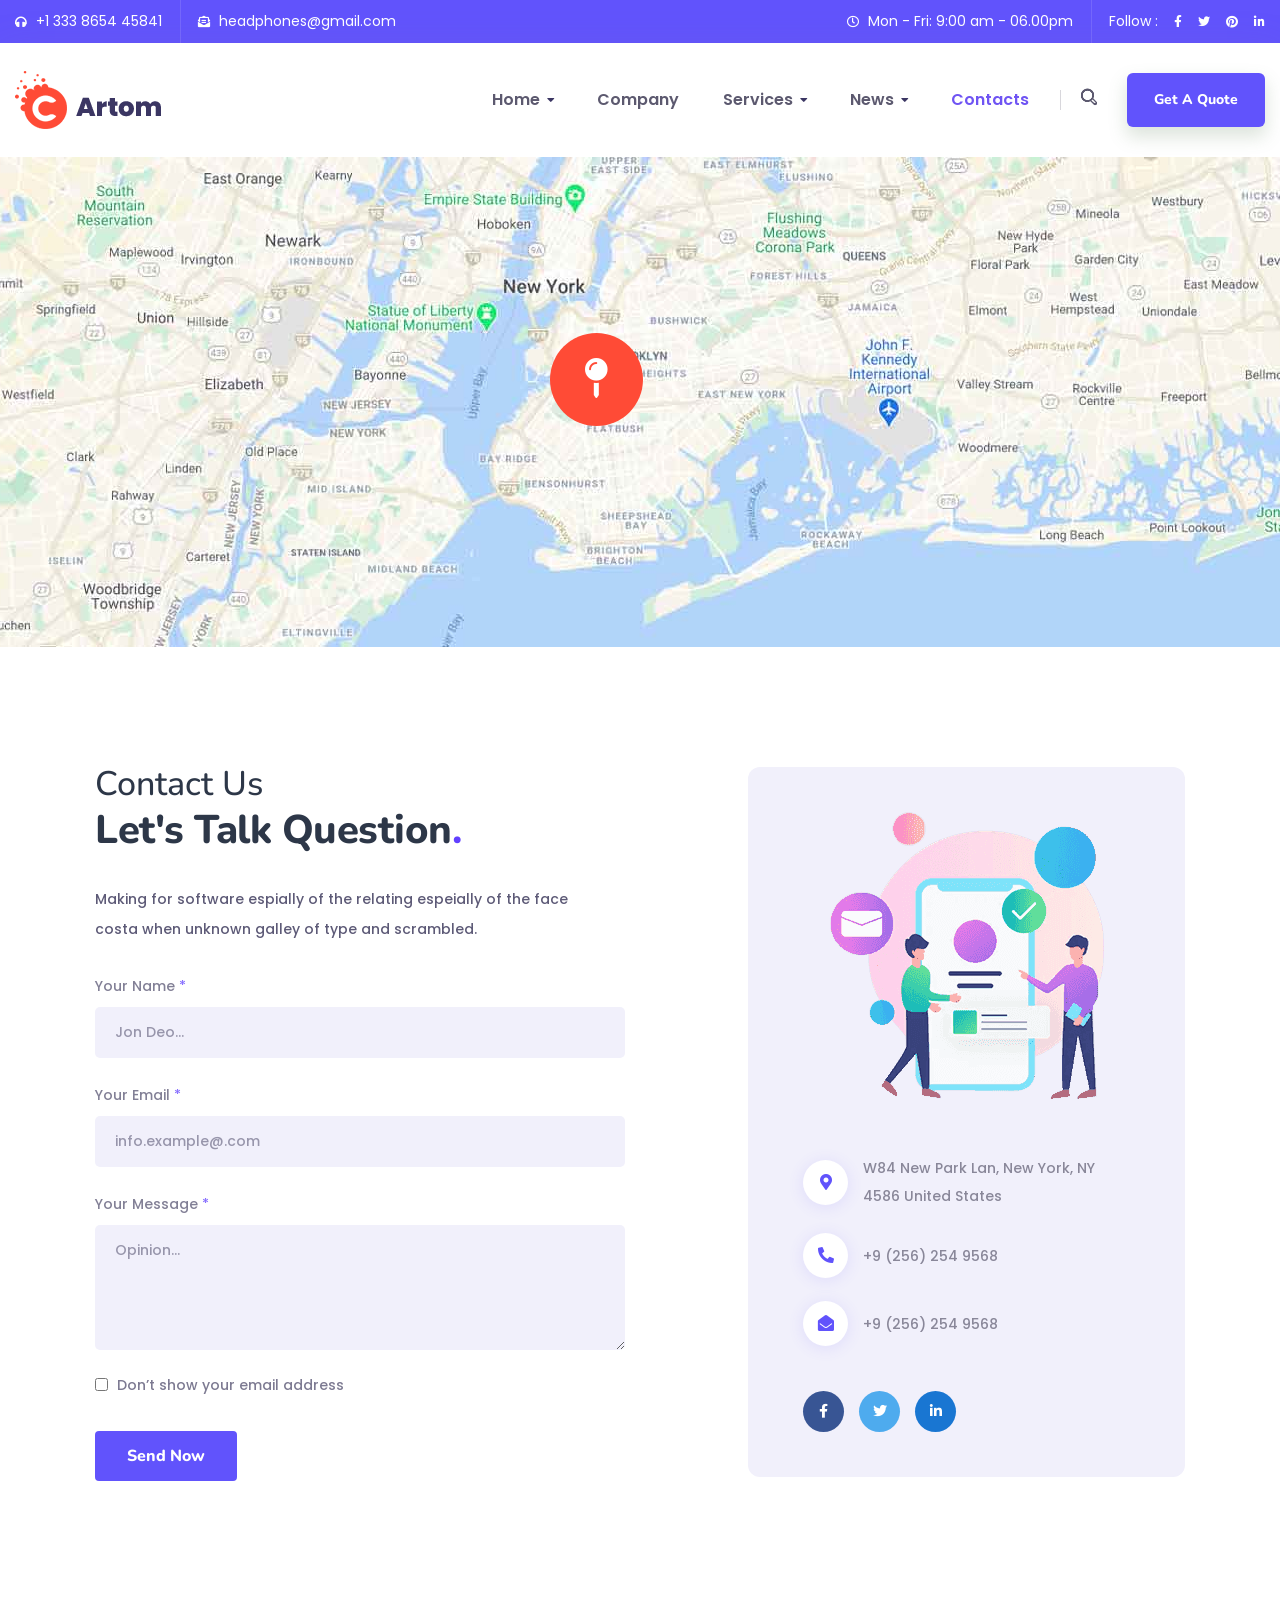
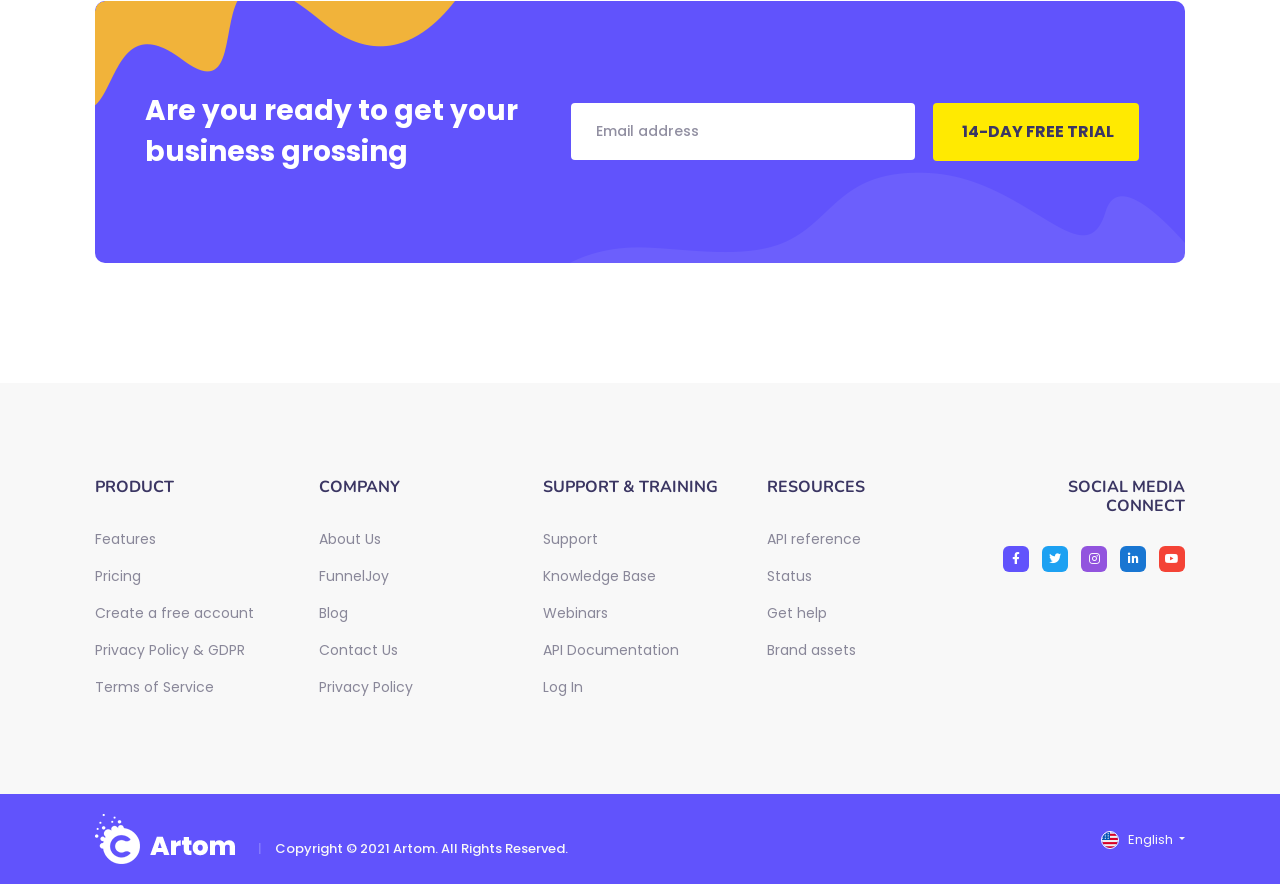
<file: contact.html>
<!DOCTYPE html><html class="no-js" lang="en"><head>
        <meta charset="utf-8">
        <meta http-equiv="x-ua-compatible" content="ie=edge">
        <title>Artom - Modern &amp; Multipurpose HTML Template</title>
        <meta name="description" content="">
        <meta name="viewport" content="width=device-width, initial-scale=1">

		
        <!-- Place favicon.ico in the root directory -->

		<!-- CSS here -->
        <link rel="stylesheet" href="css/bootstrap.min.css">
        <link rel="stylesheet" href="css/animate.min.css">
        <link rel="stylesheet" href="css/magnific-popup.css">
        <link rel="stylesheet" href="css/fontawesome-all.min.css">
        <link rel="stylesheet" href="css/owl.carousel.min.css">
        <link rel="stylesheet" href="css/flaticon.css">
        <link rel="stylesheet" href="css/odometer.css">
        <link rel="stylesheet" href="css/aos.css">
        <link rel="stylesheet" href="css/slick.css">
        <link rel="stylesheet" href="css/default.css">
        <link rel="stylesheet" href="css/style.css">
        <link rel="stylesheet" href="css/responsive.css">
    </head>
    <body data-aos-easing="ease" data-aos-duration="1000" data-aos-delay="0">

        <!-- preloader -->
        <div id="preloader" style="opacity: 0.9998612151090003;">
            <div id="loading-center">
                <div class="loader">
                    <div class="loader-outter"></div>
                    <div class="loader-inner"></div>
                </div>
            </div>
        </div>
        <!-- preloader-end -->

		<!-- Scroll-top -->
        <button class="scroll-top scroll-to-target" data-target="html">
            <i class="fas fa-angle-up"></i>
        </button>
        <!-- Scroll-top-end-->

        <!-- header-area -->
        <header>
            <div class="header-top-wrap">
                <div class="container custom-container">
                    <div class="row">
                        <div class="col-lg-6 col-md-7 d-none d-md-block">
                            <div class="header-top-contact">
                                <ul>
                                    <li><a href="tel:0123456789"><i class="fas fa-headphones"></i> +1 333 8654 45841</a></li>
                                    <li><a href="##10636560607f6264507568717d607c753e737f7d"><i class="fas fa-envelope-open-text"></i> <span class="__cf_email__" data-cfemail="8af9fffafae5f8fecaeff2ebe7fae6efa4e9e5e7">headphones@gmail.com</span></a></li>
                                </ul>
                            </div>
                        </div>
                        <div class="col-lg-6 col-md-5">
                            <div class="header-top-right">
                                <ul>
                                    <li class="header-time"><i class="far fa-clock"></i> Mon - Fri: 9:00 am - 06.00pm</li>
                                    <li class="header-social">
                                        <span>Follow :</span>
                                        <a href="#"><i class="fab fa-facebook-f"></i></a>
                                        <a href="#"><i class="fab fa-twitter"></i></a>
                                        <a href="#"><i class="fab fa-pinterest"></i></a>
                                        <a href="#"><i class="fab fa-linkedin-in"></i></a>
                                    </li>
                                </ul>
                            </div>
                        </div>
                    </div>
                </div>
            </div>
            <div id="sticky-header" class="main-header menu-area">
                <div class="container custom-container">
                    <div class="row">
                        <div class="col-12">
                            <div class="mobile-nav-toggler"><i class="fas fa-bars"></i></div>
                            <div class="menu-wrap">
                                <nav class="menu-nav show">
                                    <div class="logo">
                                        <a href="index.html"><img src="img/logo/logo.png" alt=""></a>
                                    </div>
                                    <div class="navbar-wrap main-menu d-none d-lg-flex">
                                        <ul class="navigation">
                                            <li class="menu-item-has-children"><a href="#">Home</a>
                                                <ul class="submenu">
                                                    <li><a href="index.html">Knowledge Base</a></li>
                                                    <li><a href="index-2.html">Home Software</a></li>
                                                    <li><a href="index-3.html">Home Consulting</a></li>
                                                </ul>
                                            <div class="dropdown-btn"><span class="fas fa-angle-down"></span></div></li>
                                            <li><a href="about-us.html">Company</a></li>
                                            <li class="menu-item-has-children"><a href="#">Services</a>
                                                <ul class="submenu">
                                                    <li><a href="services.html">Our Services</a></li>
                                                    <li><a href="services-details.html">Services Details</a></li>
                                                </ul>
                                            <div class="dropdown-btn"><span class="fas fa-angle-down"></span></div></li>
                                            <li class="menu-item-has-children"><a href="#">News</a>
                                                <ul class="submenu">
                                                    <li><a href="blog.html">Our Blog</a></li>
                                                    <li><a href="blog-details.html">Blog Details</a></li>
                                                </ul>
                                            <div class="dropdown-btn"><span class="fas fa-angle-down"></span></div></li>
                                            <li class="active"><a href="contact.html">contacts</a></li>
                                        </ul>
                                    </div>
                                    <div class="header-action d-none d-md-block">
                                        <ul>
                                            <li class="header-search"><a href="#"><i class="flaticon-search-magnifier-outline"></i></a></li>
                                            <li class="header-btn"><a href="contact.html" class="btn">Get A Quote <span></span></a></li>
                                        </ul>
                                    </div>
                                </nav>
                            </div>
                            <!-- Mobile Menu  -->
                            <div class="mobile-menu">
                                <nav class="menu-box">
                                    <div class="close-btn"><i class="fas fa-times"></i></div>
                                    <div class="nav-logo"><a href="index.html"><img src="img/logo/logo.png" alt="" title=""></a>
                                    </div>
                                    <div class="menu-outer">
                                        <!--Here Menu Will Come Automatically Via Javascript / Same Menu as in Header-->
                                    
                                        <ul class="navigation">
                                            <li class="menu-item-has-children"><a href="#">Home</a>
                                                <ul class="submenu">
                                                    <li><a href="index.html">Knowledge Base</a></li>
                                                    <li><a href="index-2.html">Home Software</a></li>
                                                    <li><a href="index-3.html">Home Consulting</a></li>
                                                </ul>
                                            <div class="dropdown-btn"><span class="fas fa-angle-down"></span></div></li>
                                            <li><a href="about-us.html">Company</a></li>
                                            <li class="menu-item-has-children"><a href="#">Services</a>
                                                <ul class="submenu">
                                                    <li><a href="services.html">Our Services</a></li>
                                                    <li><a href="services-details.html">Services Details</a></li>
                                                </ul>
                                            <div class="dropdown-btn"><span class="fas fa-angle-down"></span></div></li>
                                            <li class="menu-item-has-children"><a href="#">News</a>
                                                <ul class="submenu">
                                                    <li><a href="blog.html">Our Blog</a></li>
                                                    <li><a href="blog-details.html">Blog Details</a></li>
                                                </ul>
                                            <div class="dropdown-btn"><span class="fas fa-angle-down"></span></div></li>
                                            <li class="active"><a href="contact.html">contacts</a></li>
                                        </ul>
                                    </div>
                                    <div class="social-links">
                                        <ul class="clearfix">
                                            <li><a href="#"><span class="fab fa-twitter"></span></a></li>
                                            <li><a href="#"><span class="fab fa-facebook-square"></span></a></li>
                                            <li><a href="#"><span class="fab fa-pinterest-p"></span></a></li>
                                            <li><a href="#"><span class="fab fa-instagram"></span></a></li>
                                            <li><a href="#"><span class="fab fa-youtube"></span></a></li>
                                        </ul>
                                    </div>
                                </nav>
                            </div>
                            <div class="menu-backdrop"></div>
                            <!-- End Mobile Menu -->
                        </div>
                    </div>
                </div>
            </div>
            <!-- header-search -->
            <div class="search-popup-wrap" tabindex="-1" role="dialog" aria-hidden="true">
                <div class="search-close">
                    <span><i class="fas fa-times"></i></span>
                </div>
                <div class="search-wrap text-center">
                    <div class="container">
                        <div class="row">
                            <div class="col-12">
                                <h2 class="title">... Search Here ...</h2>
                                <div class="search-form">
                                    <form action="#">
                                        <input type="text" name="search" placeholder="Type keywords here">
                                        <button class="search-btn"><i class="fas fa-search"></i></button>
                                    </form>
                                </div>
                            </div>
                        </div>
                    </div>
                </div>
            </div>
            <!-- header-search-end -->
        </header>
        <!-- header-area-end -->

        <!-- main-area -->
        <main>

            <!-- map-area -->
            <div id="map-bg" data-background="img/bg/map.jpg" style="background-image: url(img/bg/map.jpg);"><div class="map-marker ripple-white"><i class="fas fa-map-pin"></i></div></div>
            <!-- map-area-end -->

            <!-- contact-area -->
            <section class="contact-area pt-120 pb-120">
                <div class="container">
                    <div class="container-inner-wrap">
                        <div class="row justify-content-center justify-content-lg-between">
                            <div class="col-lg-6 col-md-8 order-2 order-lg-0">
                                <div class="section-title-two mb-30">
                                    <h5 class="sub-title">Contact Us</h5>
                                    <h2 class="title">Let's Talk Question<span>.</span></h2>
                                </div>
                                <div class="contact-wrap-content">
                                    <p>Making for software espially of the relating espeially of the face costa when unknown galley of type and scrambled.</p>
                                    <form action="#" class="contact-form">
                                        <div class="form-grp">
                                            <label for="name">Your Name <span>*</span></label>
                                            <input type="text" id="name" placeholder="Jon Deo...">
                                        </div>
                                        <div class="form-grp">
                                            <label for="email">Your Email <span>*</span></label>
                                            <input type="text" id="email" placeholder="info.example@.com">
                                        </div>
                                        <div class="form-grp">
                                            <label for="message">Your Message <span>*</span></label>
                                            <textarea name="message" id="message" placeholder="Opinion..."></textarea>
                                        </div>
                                        <div class="form-grp checkbox-grp">
                                            <input type="checkbox" id="checkbox">
                                            <label for="checkbox">Don’t show your email address</label>
                                        </div>
                                        <button type="button" class="btn">Send Now</button>
                                    </form>
                                </div>
                            </div>
                            <div class="col-xl-5 col-lg-6 col-md-8">
                                <div class="contact-info-wrap">
                                    <div class="contact-img">
                                        <img src="img/images/contact_img.png" alt="">
                                    </div>
                                    <div class="contact-info-list">
                                        <ul>
                                            <li>
                                                <div class="icon"><i class="fas fa-map-marker-alt"></i></div>
                                                <div class="content">
                                                    <p>W84 New Park Lan, New York, NY 4586 United States</p>
                                                </div>
                                            </li>
                                            <li>
                                                <div class="icon"><i class="fas fa-phone-alt"></i></div>
                                                <div class="content">
                                                    <p>+9 (256) 254 9568</p>
                                                </div>
                                            </li>
                                            <li>
                                                <div class="icon"><i class="fas fa-envelope-open"></i></div>
                                                <div class="content">
                                                    <p>+9 (256) 254 9568</p>
                                                </div>
                                            </li>
                                        </ul>
                                    </div>
                                    <div class="contact-social">
                                        <ul>
                                            <li><a href="#"><i class="fab fa-facebook-f"></i></a></li>
                                            <li><a href="#"><i class="fab fa-twitter"></i></a></li>
                                            <li><a href="#"><i class="fab fa-linkedin-in"></i></a></li>
                                        </ul>
                                    </div>
                                </div>
                            </div>
                        </div>
                    </div>
                </div>
            </section>
            <!-- contact-area-end -->

            <!-- trial-area -->
            <section class="trial-area pb-120">
                <div class="container">
                    <div class="container-inner-wrap">
                        <div class="row">
                            <div class="col-12">
                                <div class="kb-trial-wrap">
                                    <h2 class="title">Are you ready to get your business grossing</h2>
                                    <div class="kb-trial-form">
                                        <form action="#">
                                            <input type="email" placeholder="Email address">
                                            <button class="btn">14-day Free Trial <span></span></button>
                                        </form>
                                    </div>
                                    <img src="img/images/trial_shape01.png" alt="" class="trial-shape top-shape wow fadeInDownBig" data-wow-delay=".3s" style="visibility: hidden; animation-delay: 0.3s; animation-name: none;">
                                    <img src="img/images/trial_shape02.png" alt="" class="trial-shape bottom-shape wow fadeInUpBig" data-wow-delay=".3s" style="visibility: hidden; animation-delay: 0.3s; animation-name: none;">
                                </div>
                            </div>
                        </div>
                    </div>
                </div>
            </section>
            <!-- trial-area-end -->

        </main>
        <!-- main-area-end -->


        <!-- footer-area -->
        <footer>
            <div class="footer-top-wrap gray-bg">
                <div class="container">
                    <div class="container-inner-wrap">
                        <div class="row">
                            <div class="col">
                                <div class="footer-widget">
                                    <div class="fw-title">
                                        <h5 class="title">Product</h5>
                                    </div>
                                    <div class="fw-link">
                                        <ul>
                                            <li><a href="services.html">Features</a></li>
                                            <li><a href="services-details.html">Pricing</a></li>
                                            <li><a href="contact.html">Create a free account</a></li>
                                            <li><a href="contact.html">Privacy Policy &amp; GDPR</a></li>
                                            <li><a href="contact.html">Terms of Service</a></li>
                                        </ul>
                                    </div>
                                </div>
                            </div>
                            <div class="col">
                                <div class="footer-widget">
                                    <div class="fw-title">
                                        <h5 class="title">Company</h5>
                                    </div>
                                    <div class="fw-link">
                                        <ul>
                                            <li><a href="about-us.html">About Us</a></li>
                                            <li><a href="services-details.html">FunnelJoy</a></li>
                                            <li><a href="blog.html">Blog</a></li>
                                            <li><a href="contact.html">Contact Us</a></li>
                                            <li><a href="contact.html">Privacy Policy</a></li>
                                        </ul>
                                    </div>
                                </div>
                            </div>
                            <div class="col">
                                <div class="footer-widget">
                                    <div class="fw-title">
                                        <h5 class="title">SUPPORT &amp; TRAINING</h5>
                                    </div>
                                    <div class="fw-link">
                                        <ul>
                                            <li><a href="contact.html">Support</a></li>
                                            <li><a href="index.html">Knowledge Base</a></li>
                                            <li><a href="services-details.html">Webinars</a></li>
                                            <li><a href="contact.html">API Documentation</a></li>
                                            <li><a href="contact.html">Log In</a></li>
                                        </ul>
                                    </div>
                                </div>
                            </div>
                            <div class="col">
                                <div class="footer-widget">
                                    <div class="fw-title">
                                        <h5 class="title">Resources</h5>
                                    </div>
                                    <div class="fw-link">
                                        <ul>
                                            <li><a href="services-details.html">API reference</a></li>
                                            <li><a href="services-details.html">Status</a></li>
                                            <li><a href="contact.html">Get help</a></li>
                                            <li><a href="services-details.html">Brand assets</a></li>
                                        </ul>
                                    </div>
                                </div>
                            </div>
                            <div class="col">
                                <div class="footer-widget text-left text-xl-right">
                                    <div class="fw-title">
                                        <h5 class="title">SOCIAL MEDIA CONNECT</h5>
                                    </div>
                                    <div class="fw-social">
                                        <ul>
                                            <li><a href="#"><i class="fab fa-facebook-f"></i></a></li>
                                            <li><a href="#"><i class="fab fa-twitter"></i></a></li>
                                            <li><a href="#"><i class="fab fa-instagram"></i></a></li>
                                            <li><a href="#"><i class="fab fa-linkedin-in"></i></a></li>
                                            <li><a href="#"><i class="fab fa-youtube"></i></a></li>
                                        </ul>
                                    </div>
                                </div>
                            </div>
                        </div>
                    </div>
                </div>
            </div>
            <div class="copyright-wrap">
                <div class="container">
                    <div class="container-inner-wrap">
                        <div class="row align-items-center">
                            <div class="col-lg-8 col-md-9">
                                <div class="copyright-text">
                                    <div class="logo"><a href="index.html"><img src="img/logo/fw_logo.png" alt=""></a></div>
                                    <p>Copyright © 2021 Artom. All Rights Reserved.</p>
                                </div>
                            </div>
                            <div class="col-lg-4 col-md-3 d-none d-md-block">
                                <div class="footer-lang">
                                    <div class="dropdown">
                                        <button class="dropdown-toggle" type="button" id="dropdownMenuButton" data-toggle="dropdown" aria-haspopup="true" aria-expanded="false">
                                            <img src="img/icon/united-states.png" alt=""> English
                                        </button>
                                        <div class="dropdown-menu" aria-labelledby="dropdownMenuButton">
                                            <a class="dropdown-item" href="#"><img src="img/icon/russia.png" alt="">Russia</a>
                                            <a class="dropdown-item" href="#"><img src="img/icon/thailand.png" alt="">Thailand</a>
                                            <a class="dropdown-item" href="#"><img src="img/icon/india.png" alt="">India</a>
                                        </div>
                                    </div>
                                </div>
                            </div>
                        </div>
                    </div>
                </div>
            </div>
        </footer>
        <!-- footer-area-end -->





		<!-- JS here -->
        <script src="js/vendor/jquery-3.6.0.min.js"></script>
        <script src="js/bootstrap.min.js"></script>
        <script src="js/isotope.pkgd.min.js"></script>
        <script src="js/imagesloaded.pkgd.min.js"></script>
        <script src="js/jquery.magnific-popup.min.js"></script>
        <script src="js/owl.carousel.min.js"></script>
        <script src="js/jquery.odometer.min.js"></script>
        <script src="js/jquery.appear.js"></script>
        <script src="js/slick.min.js"></script>
        <script src="js/ajax-form.js"></script>
        <script src="js/wow.min.js"></script>
        <script src="js/aos.js"></script>
        <script src="js/plugins.js"></script>
        <script src="js/main.js"></script>
    

</body></html>
</file>
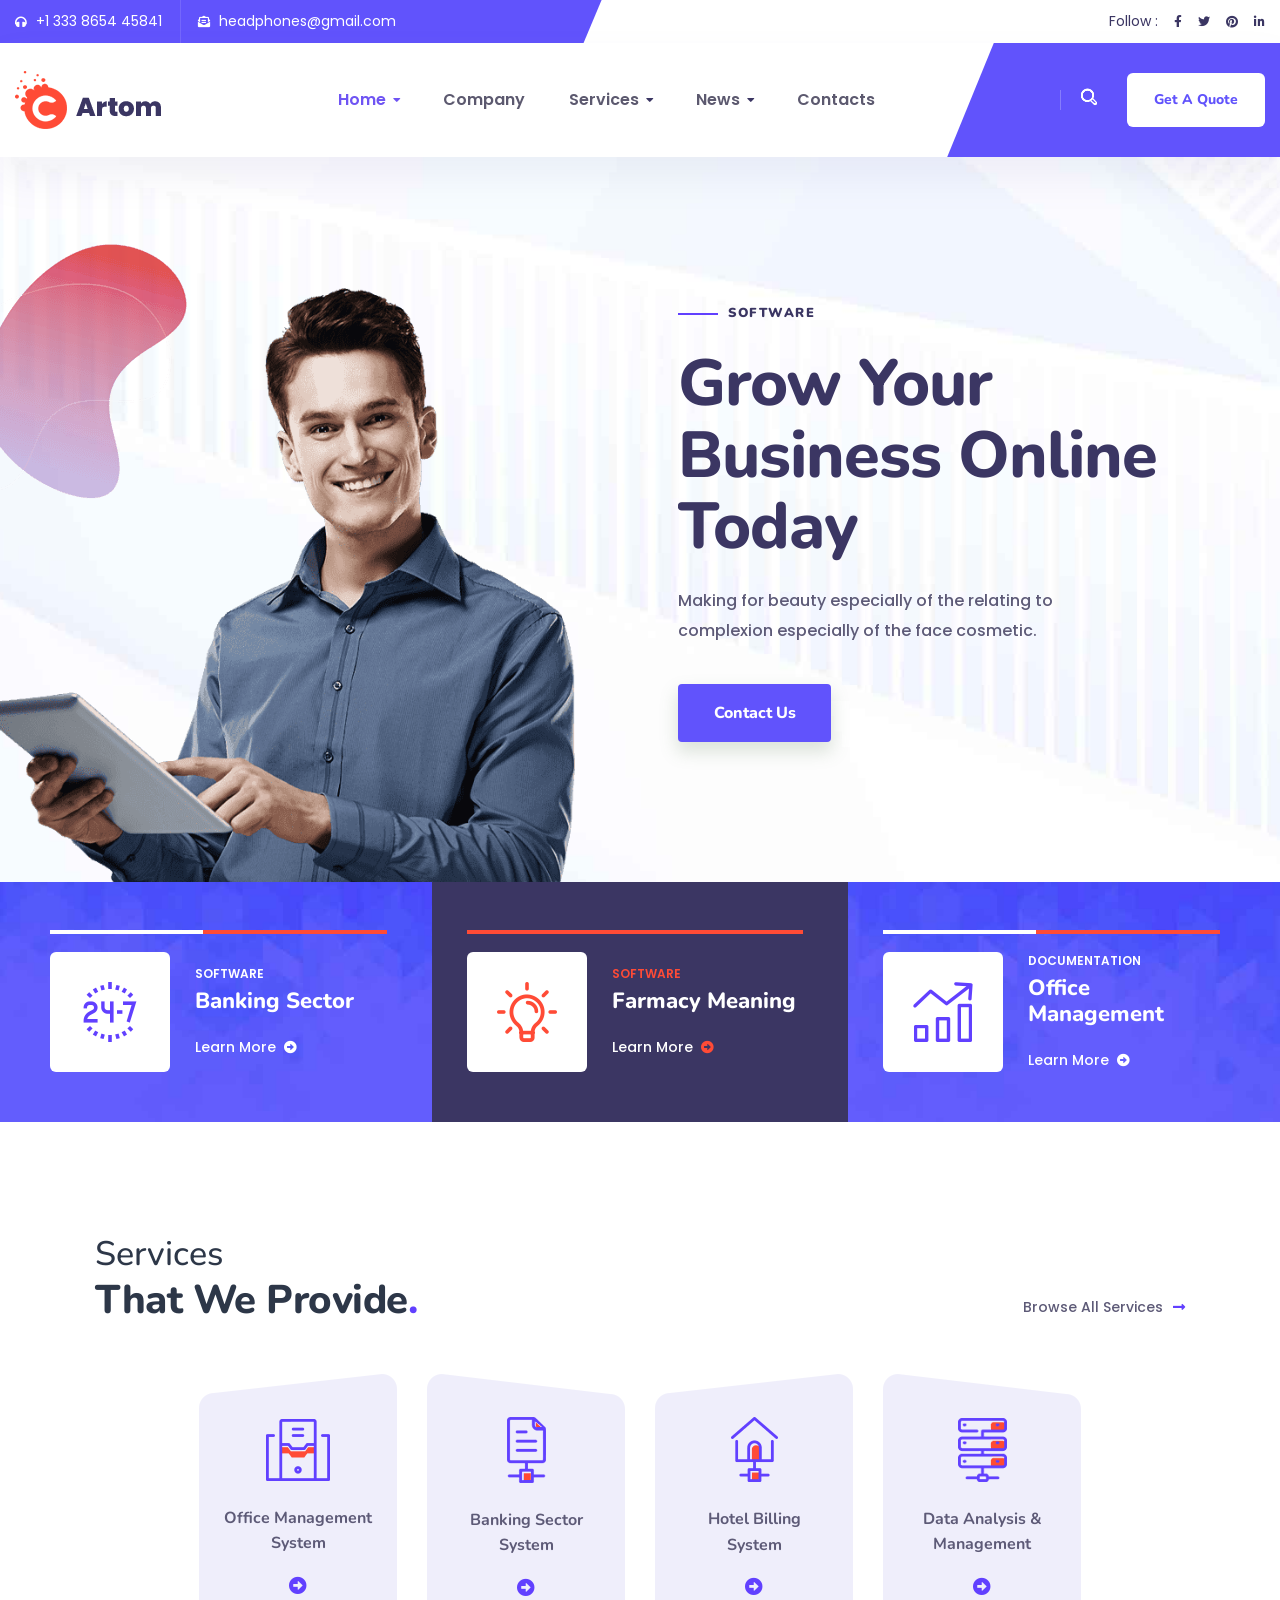
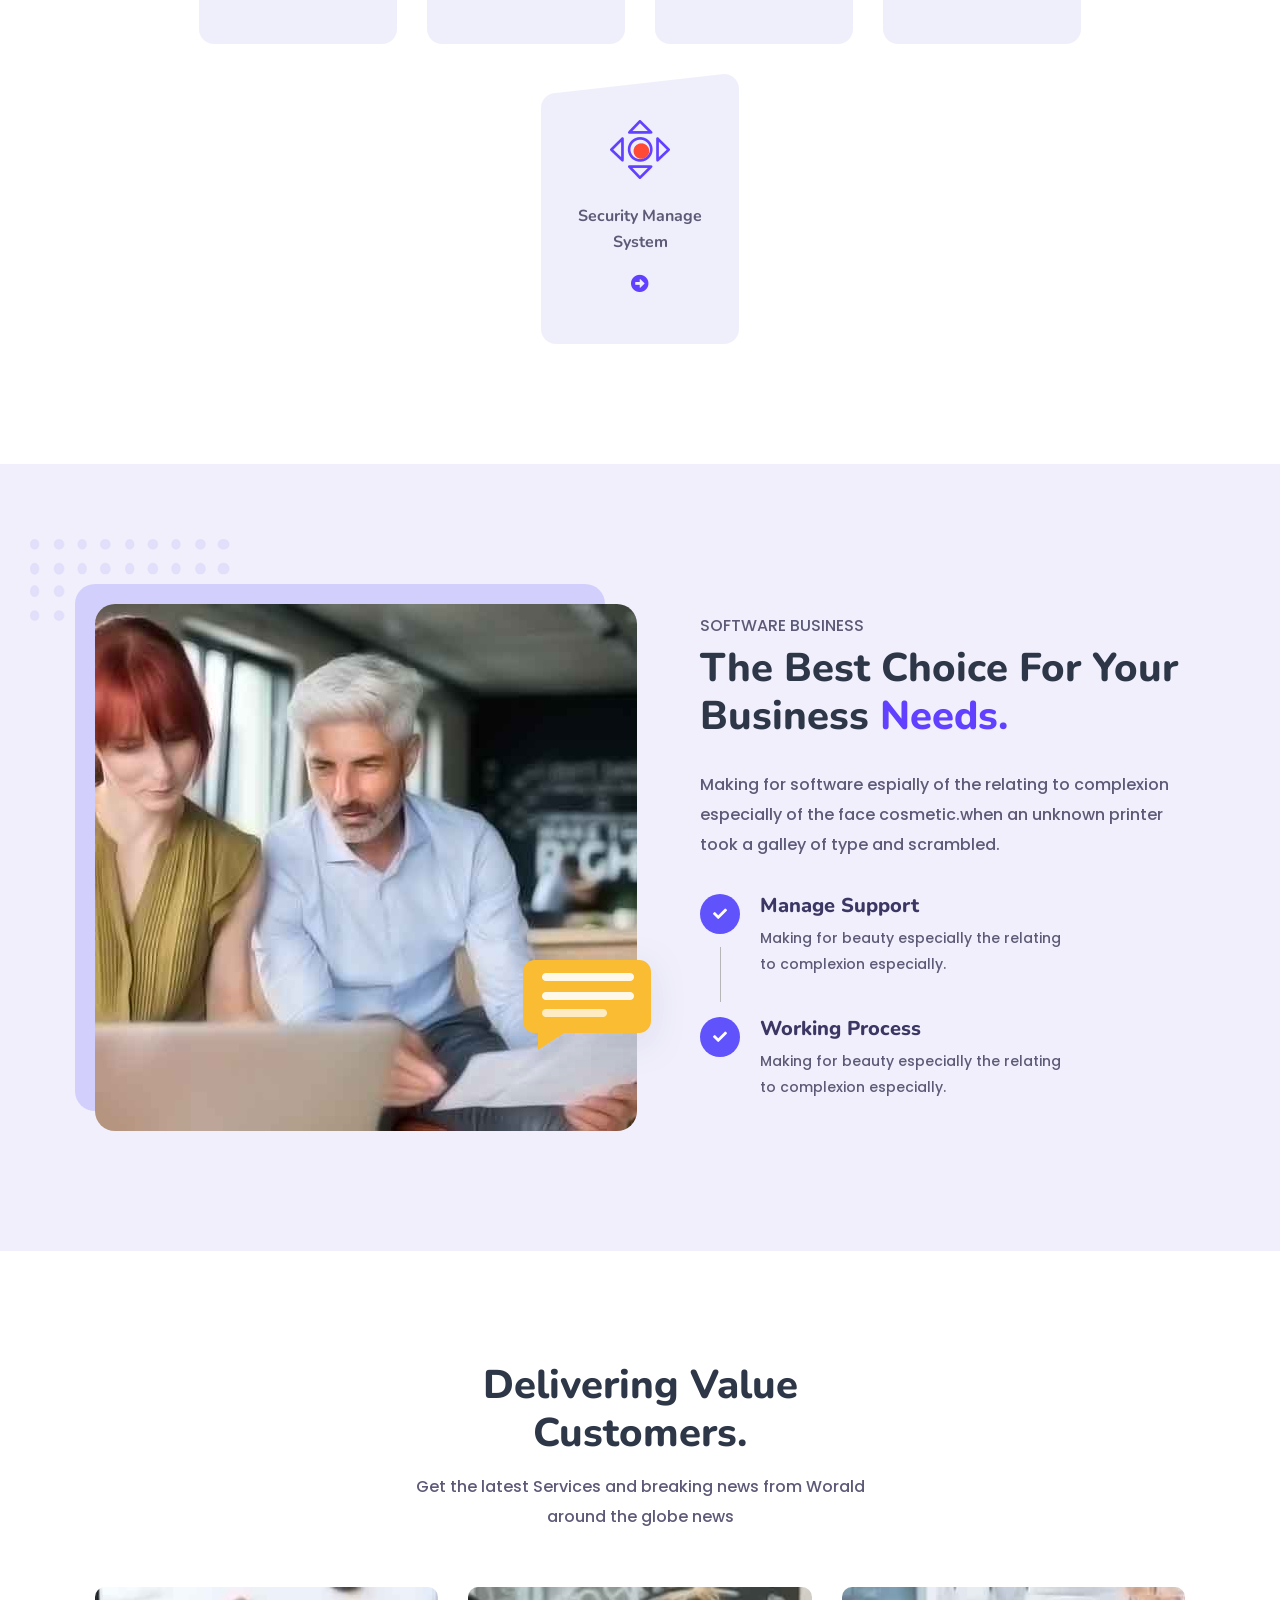
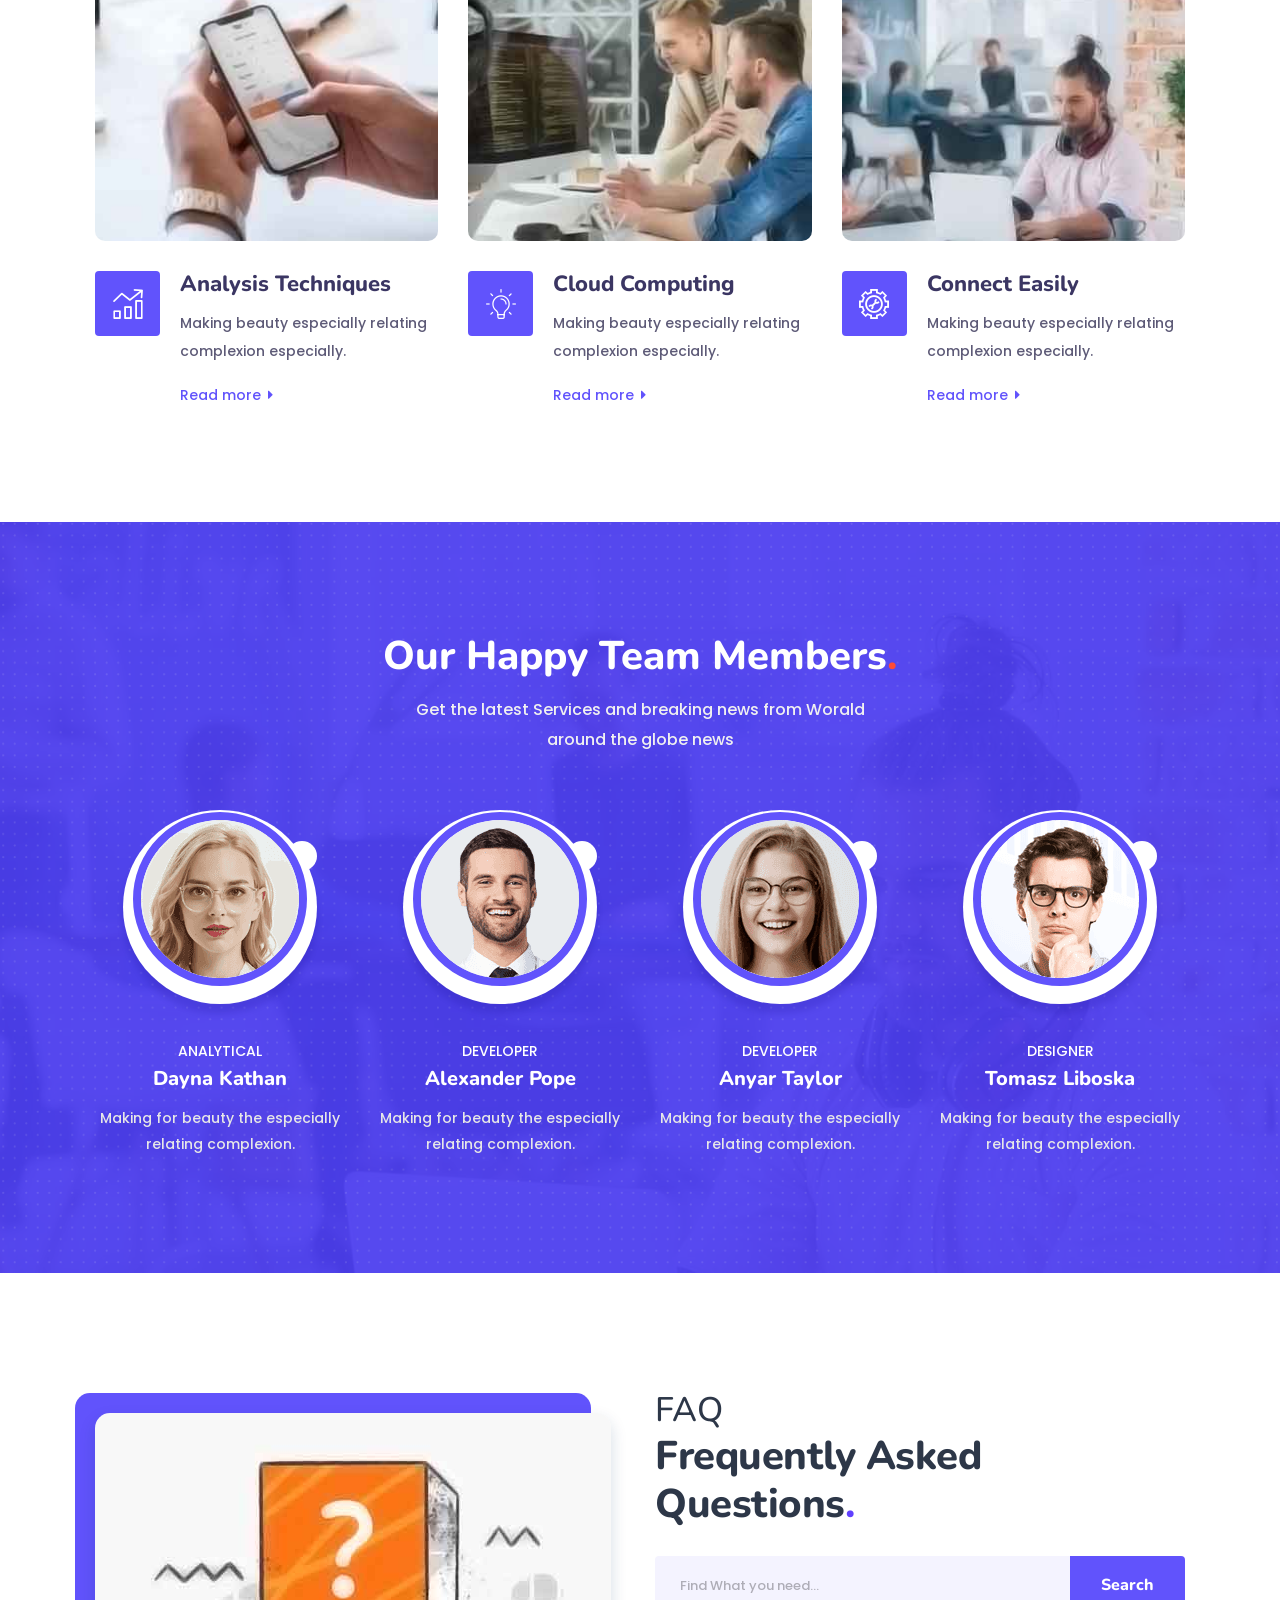
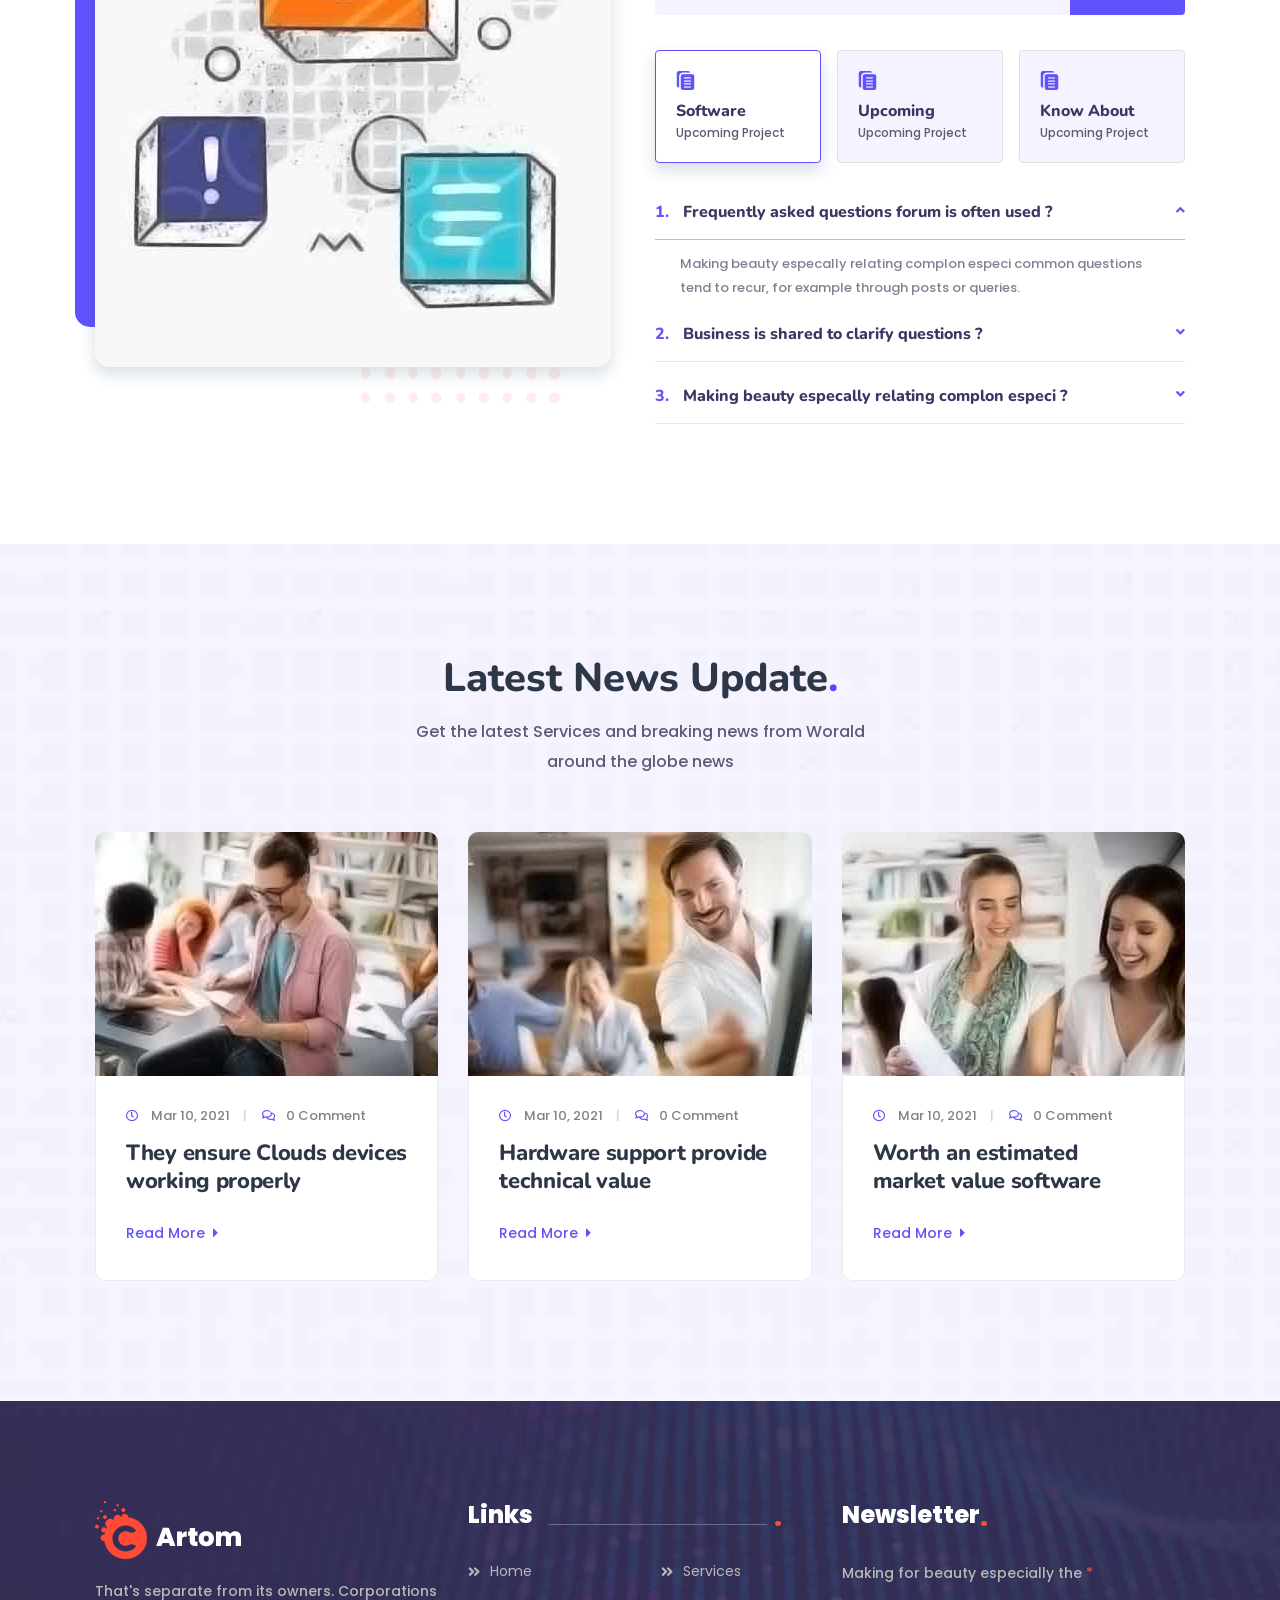
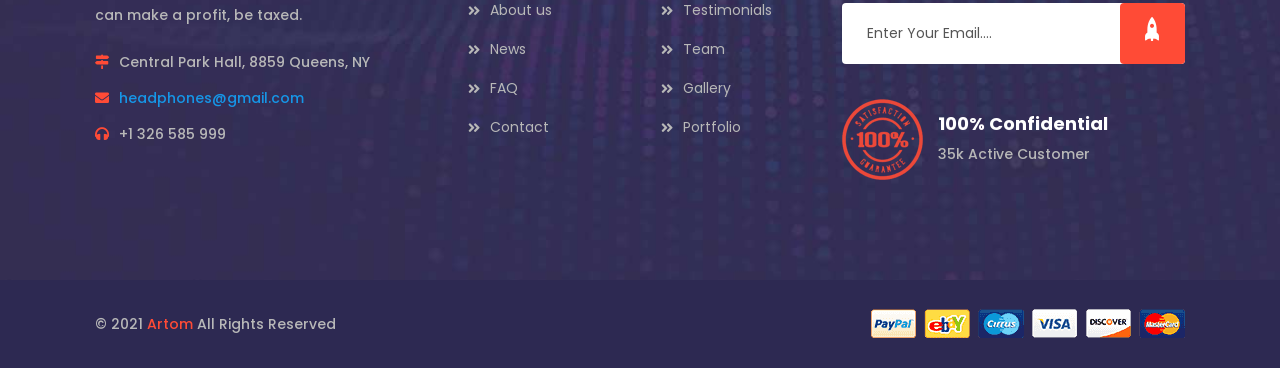
<file: index-2.html>
<!DOCTYPE html><html class="no-js" lang="en"><head>
        <meta charset="utf-8">
        <meta http-equiv="x-ua-compatible" content="ie=edge">
        <title>Artom - Modern &amp; Multipurpose HTML Template</title>
        <meta name="description" content="">
        <meta name="viewport" content="width=device-width, initial-scale=1">

		
        <!-- Place favicon.ico in the root directory -->

		<!-- CSS here -->
        <link rel="stylesheet" href="css/bootstrap.min.css">
        <link rel="stylesheet" href="css/animate.min.css">
        <link rel="stylesheet" href="css/magnific-popup.css">
        <link rel="stylesheet" href="css/fontawesome-all.min.css">
        <link rel="stylesheet" href="css/owl.carousel.min.css">
        <link rel="stylesheet" href="css/flaticon.css">
        <link rel="stylesheet" href="css/odometer.css">
        <link rel="stylesheet" href="css/aos.css">
        <link rel="stylesheet" href="css/slick.css">
        <link rel="stylesheet" href="css/default.css">
        <link rel="stylesheet" href="css/style.css">
        <link rel="stylesheet" href="css/responsive.css">
    </head>
    <body data-aos-easing="ease" data-aos-duration="1000" data-aos-delay="0">

        <!-- preloader -->
        <div id="preloader" style="opacity: 0.9812276182268236;">
            <div id="loading-center">
                <div class="loader">
                    <div class="loader-outter"></div>
                    <div class="loader-inner"></div>
                </div>
            </div>
        </div>
        <!-- preloader-end -->

		<!-- Scroll-top -->
        <button class="scroll-top scroll-to-target" data-target="html">
            <i class="fas fa-angle-up"></i>
        </button>
        <!-- Scroll-top-end-->

        <!-- header-area -->
        <header class="header-style-two">
            <div class="header-top-wrap">
                <div class="container custom-container">
                    <div class="row">
                        <div class="col-lg-6 col-md-7 d-none d-md-block">
                            <div class="header-top-contact">
                                <ul>
                                    <li><a href="tel:0123456789"><i class="fas fa-headphones"></i> +1 333 8654 45841</a></li>
                                    <li><a href="##23505653534c515763465b424e534f460d404c4e"><i class="fas fa-envelope-open-text"></i> <span class="__cf_email__" data-cfemail="dba8aeababb4a9af9bbea3bab6abb7bef5b8b4b6">headphones@gmail.com</span></a></li>
                                </ul>
                            </div>
                        </div>
                        <div class="col-lg-6 col-md-5">
                            <div class="header-top-right">
                                <ul>
                                    <li class="header-social">
                                        <span>Follow :</span>
                                        <a href="#"><i class="fab fa-facebook-f"></i></a>
                                        <a href="#"><i class="fab fa-twitter"></i></a>
                                        <a href="#"><i class="fab fa-pinterest"></i></a>
                                        <a href="#"><i class="fab fa-linkedin-in"></i></a>
                                    </li>
                                </ul>
                            </div>
                        </div>
                    </div>
                </div>
            </div>
            <div id="sticky-header" class="main-header menu-area">
                <div class="container custom-container">
                    <div class="row">
                        <div class="col-12">
                            <div class="mobile-nav-toggler"><i class="fas fa-bars"></i></div>
                            <div class="menu-wrap">
                                <nav class="menu-nav">
                                    <div class="logo">
                                        <a href="index.html"><img src="img/logo/logo.png" alt=""></a>
                                    </div>
                                    <div class="navbar-wrap main-menu d-none d-lg-flex">
                                        <ul class="navigation">
                                            <li class="active menu-item-has-children"><a href="#">Home</a>
                                                <ul class="submenu">
                                                    <li><a href="index.html">Knowledge Base</a></li>
                                                    <li class="active"><a href="index-2.html">Home Software</a></li>
                                                    <li><a href="index-3.html">Home Consulting</a></li>
                                                </ul>
                                            <div class="dropdown-btn"><span class="fas fa-angle-down"></span></div></li>
                                            <li><a href="about-us.html">Company</a></li>
                                            <li class="menu-item-has-children"><a href="#">Services</a>
                                                <ul class="submenu">
                                                    <li><a href="services.html">Our Services</a></li>
                                                    <li><a href="services-details.html">Services Details</a></li>
                                                </ul>
                                            <div class="dropdown-btn"><span class="fas fa-angle-down"></span></div></li>
                                            <li class="menu-item-has-children"><a href="#">News</a>
                                                <ul class="submenu">
                                                    <li><a href="blog.html">Our Blog</a></li>
                                                    <li><a href="blog-details.html">Blog Details</a></li>
                                                </ul>
                                            <div class="dropdown-btn"><span class="fas fa-angle-down"></span></div></li>
                                            <li><a href="contact.html">contacts</a></li>
                                        </ul>
                                    </div>
                                    <div class="header-action d-none d-md-block">
                                        <ul>
                                            <li class="header-search"><a href="#"><i class="flaticon-search-magnifier-outline"></i></a></li>
                                            <li class="header-btn"><a href="contact.html" class="btn">Get A Quote</a></li>
                                        </ul>
                                    </div>
                                </nav>
                            </div>
                            <!-- Mobile Menu  -->
                            <div class="mobile-menu">
                                <nav class="menu-box">
                                    <div class="close-btn"><i class="fas fa-times"></i></div>
                                    <div class="nav-logo"><a href="index.html"><img src="img/logo/logo.png" alt="" title=""></a>
                                    </div>
                                    <div class="menu-outer">
                                        <!--Here Menu Will Come Automatically Via Javascript / Same Menu as in Header-->
                                    
                                        <ul class="navigation">
                                            <li class="active menu-item-has-children"><a href="#">Home</a>
                                                <ul class="submenu">
                                                    <li><a href="index.html">Knowledge Base</a></li>
                                                    <li class="active"><a href="index-2.html">Home Software</a></li>
                                                    <li><a href="index-3.html">Home Consulting</a></li>
                                                </ul>
                                            <div class="dropdown-btn"><span class="fas fa-angle-down"></span></div></li>
                                            <li><a href="about-us.html">Company</a></li>
                                            <li class="menu-item-has-children"><a href="#">Services</a>
                                                <ul class="submenu">
                                                    <li><a href="services.html">Our Services</a></li>
                                                    <li><a href="services-details.html">Services Details</a></li>
                                                </ul>
                                            <div class="dropdown-btn"><span class="fas fa-angle-down"></span></div></li>
                                            <li class="menu-item-has-children"><a href="#">News</a>
                                                <ul class="submenu">
                                                    <li><a href="blog.html">Our Blog</a></li>
                                                    <li><a href="blog-details.html">Blog Details</a></li>
                                                </ul>
                                            <div class="dropdown-btn"><span class="fas fa-angle-down"></span></div></li>
                                            <li><a href="contact.html">contacts</a></li>
                                        </ul>
                                    </div>
                                    <div class="social-links">
                                        <ul class="clearfix">
                                            <li><a href="#"><span class="fab fa-twitter"></span></a></li>
                                            <li><a href="#"><span class="fab fa-facebook-square"></span></a></li>
                                            <li><a href="#"><span class="fab fa-pinterest-p"></span></a></li>
                                            <li><a href="#"><span class="fab fa-instagram"></span></a></li>
                                            <li><a href="#"><span class="fab fa-youtube"></span></a></li>
                                        </ul>
                                    </div>
                                </nav>
                            </div>
                            <div class="menu-backdrop"></div>
                            <!-- End Mobile Menu -->
                        </div>
                    </div>
                </div>
            </div>
            <!-- header-search -->
            <div class="search-popup-wrap" tabindex="-1" role="dialog" aria-hidden="true">
                <div class="search-close">
                    <span><i class="fas fa-times"></i></span>
                </div>
                <div class="search-wrap text-center">
                    <div class="container">
                        <div class="row">
                            <div class="col-12">
                                <h2 class="title">... Search Here ...</h2>
                                <div class="search-form">
                                    <form action="#">
                                        <input type="text" name="search" placeholder="Type keywords here">
                                        <button class="search-btn"><i class="fas fa-search"></i></button>
                                    </form>
                                </div>
                            </div>
                        </div>
                    </div>
                </div>
            </div>
            <!-- header-search-end -->
        </header>
        <!-- header-area-end -->

        <!-- main-area -->
        <main>

            <!-- banner-area -->
            <section class="software-banner-area banner-bg fix">
                <div class="container">
                    <div class="soft-banner-wrap">
                        <div class="software-banner-shape">
                            <img src="img/slider/banner_two_shape.png" class="alltuchtopdown" alt="">
                        </div>
                        <div class="software-banner-img">
                            <img src="img/slider/banner_two_img.png" alt="">
                        </div>
                        <div class="row justify-content-end">
                            <div class="col-lg-6">
                                <div class="banner-content">
                                    <div class="slider-caption">
                                        <div class="inner-layer">
                                            <span class="sub-title wow slideInRight" data-wow-delay=".2s" style="visibility: hidden; animation-delay: 0.2s; animation-name: none;">software</span>
                                        </div>
                                    </div>
                                    <div class="slider-caption">
                                        <div class="inner-layer">
                                            <h2 class="title wow slideInRight" data-wow-delay=".4s" style="visibility: hidden; animation-delay: 0.4s; animation-name: none;">Grow Your Business Online Today</h2>
                                        </div>
                                    </div>
                                    <div class="slider-caption">
                                        <div class="inner-layer">
                                            <p class="wow slideInRight" data-wow-delay=".6s" style="visibility: hidden; animation-delay: 0.6s; animation-name: none;">Making for beauty especially of the relating to complexion especially of the face cosmetic.</p>
                                        </div>
                                    </div>
                                    <div class="banner-btn wow slideInRight" data-wow-delay=".8s" style="visibility: hidden; animation-delay: 0.8s; animation-name: none;">
                                        <a href="contact.html" class="btn">contact us<span></span></a>
                                    </div>
                                </div>
                            </div>
                        </div>
                    </div>
                </div>
            </section>
            <!-- banner-area-end -->

            <!-- soft-features-area -->
            <section class="soft-features-area" data-background="img/bg/soft_features_bg.jpg" style="background-image: url(img/bg/soft_features_bg.jpg);">
                <div class="container">
                    <div class="row no-gutters justify-content-center">
                        <div class="col-lg-4 col-md-6 col-sm-9">
                            <div class="soft-features-item">
                                <div class="soft-features-icon">
                                    <i class="flaticon-24-hours"></i>
                                </div>
                                <div class="soft-features-content">
                                    <span>Software</span>
                                    <h5><a href="services-details.html">Banking Sector</a></h5>
                                    <a href="services-details.html" class="read-more">Learn More <i class="fas fa-arrow-alt-circle-right"></i></a>
                                </div>
                            </div>
                        </div>
                        <div class="col-lg-4 col-md-6 col-sm-9">
                            <div class="soft-features-item active">
                                <div class="soft-features-icon">
                                    <i class="flaticon-idea"></i>
                                </div>
                                <div class="soft-features-content">
                                    <span>Software</span>
                                    <h5><a href="services-details.html">Farmacy Meaning</a></h5>
                                    <a href="services-details.html" class="read-more">Learn More <i class="fas fa-arrow-alt-circle-right"></i></a>
                                </div>
                            </div>
                        </div>
                        <div class="col-lg-4 col-md-6 col-sm-9">
                            <div class="soft-features-item">
                                <div class="soft-features-icon">
                                    <i class="flaticon-bar-chart"></i>
                                </div>
                                <div class="soft-features-content">
                                    <span>Documentation</span>
                                    <h5><a href="services-details.html">Office Management</a></h5>
                                    <a href="services-details.html" class="read-more">Learn More <i class="fas fa-arrow-alt-circle-right"></i></a>
                                </div>
                            </div>
                        </div>
                    </div>
                </div>
            </section>
            <!-- soft-features-area-end -->

            <!-- soft-services-area -->
            <section class="soft-services-area">
                <div class="container">
                    <div class="container-inner-wrap">
                        <div class="row align-items-end mb-50">
                            <div class="col-md-7">
                                <div class="section-title-two">
                                    <h5 class="sub-title">Services</h5>
                                    <h2 class="title">That We Provide<span>.</span></h2>
                                </div>
                            </div>
                            <div class="col-md-5">
                                <div class="soft-title-link">
                                    <a href="services.html">Browse All Services <i class="fas fa-long-arrow-alt-right"></i></a>
                                </div>
                            </div>
                        </div>
                        <div class="row soft-services-wrap justify-content-center">
                            <div class="col">
                                <div class="soft-services-item">
                                    <div class="soft-services-icon">
                                        <img src="img/icon/soft_services_icon01.png" alt="">
                                    </div>
                                    <div class="soft-services-content">
                                        <h6><a href="services-details.html">Office Management System</a></h6>
                                        <a href="services-details.html" class="soft-services-link"><i class="fas fa-arrow-alt-circle-right"></i></a>
                                    </div>
                                </div>
                            </div>
                            <div class="col">
                                <div class="soft-services-item">
                                    <div class="soft-services-icon">
                                        <img src="img/icon/soft_services_icon02.png" alt="">
                                    </div>
                                    <div class="soft-services-content">
                                        <h6><a href="services-details.html">Banking Sector System</a></h6>
                                        <a href="services-details.html" class="soft-services-link"><i class="fas fa-arrow-alt-circle-right"></i></a>
                                    </div>
                                </div>
                            </div>
                            <div class="col">
                                <div class="soft-services-item">
                                    <div class="soft-services-icon">
                                        <img src="img/icon/soft_services_icon03.png" alt="">
                                    </div>
                                    <div class="soft-services-content">
                                        <h6><a href="services-details.html">Hotel Billing System</a></h6>
                                        <a href="services-details.html" class="soft-services-link"><i class="fas fa-arrow-alt-circle-right"></i></a>
                                    </div>
                                </div>
                            </div>
                            <div class="col">
                                <div class="soft-services-item">
                                    <div class="soft-services-icon">
                                        <img src="img/icon/soft_services_icon04.png" alt="">
                                    </div>
                                    <div class="soft-services-content">
                                        <h6><a href="services-details.html">Data Analysis &amp; Management</a></h6>
                                        <a href="services-details.html" class="soft-services-link"><i class="fas fa-arrow-alt-circle-right"></i></a>
                                    </div>
                                </div>
                            </div>
                            <div class="col">
                                <div class="soft-services-item">
                                    <div class="soft-services-icon">
                                        <img src="img/icon/soft_services_icon05.png" alt="">
                                    </div>
                                    <div class="soft-services-content">
                                        <h6><a href="services-details.html">Security Manage System</a></h6>
                                        <a href="services-details.html" class="soft-services-link"><i class="fas fa-arrow-alt-circle-right"></i></a>
                                    </div>
                                </div>
                            </div>
                        </div>
                    </div>
                </div>
            </section>
            <!-- soft-services-area-end -->

            <!-- business-area -->
            <section class="business-area business-bg">
                <div class="container">
                    <div class="container-inner-wrap">
                        <div class="row align-items-center justify-content-center">
                            <div class="col-lg-6 col-md-10">
                                <div class="business-img-wrap">
                                    <img src="img/images/business_img_shape01.png" alt="" class="top-shape">
                                    <img src="img/images/business_img.jpg" alt="" class="main-img">
                                    <img src="img/images/business_img_shape02.png" alt="" class="bottom-shape alltuchtopdown">
                                </div>
                            </div>
                            <div class="col-lg-6 col-md-10">
                                <div class="business-content-wrap">
                                    <div class="section-title">
                                        <span class="sub-title">software Business</span>
                                        <h2 class="title">The Best Choice For Your Business <span>Needs.</span></h2>
                                    </div>
                                    <p>Making for software espially of the relating to complexion especially of the face cosmetic.when an unknown printer took a galley of type and scrambled.</p>
                                    <div class="business-content-list">
                                        <ul>
                                            <li>
                                                <div class="icon"><i class="fas fa-check"></i></div>
                                                <div class="content">
                                                    <h5>Manage Support</h5>
                                                    <p>Making for beauty especially the relating to complexion especially.</p>
                                                </div>
                                            </li>
                                            <li>
                                                <div class="icon"><i class="fas fa-check"></i></div>
                                                <div class="content">
                                                    <h5>Working Process</h5>
                                                    <p>Making for beauty especially the relating to complexion especially.</p>
                                                </div>
                                            </li>
                                        </ul>
                                    </div>
                                </div>
                            </div>
                        </div>
                    </div>
                </div>
            </section>
            <!-- business-area-end -->

            <!-- delivering-value-area -->
            <section class="delivering-value-area pt-110 pb-70">
                <div class="container">
                    <div class="container-inner-wrap">
                        <div class="row justify-content-center">
                            <div class="col-xl-6 col-lg-8">
                                <div class="kb-section-title text-center mb-55">
                                    <h2 class="title">Delivering Value Customers.</h2>
                                    <p>Get the latest Services and breaking news from Worald around the globe news</p>
                                </div>
                            </div>
                        </div>
                        <div class="row justify-content-center">
                            <div class="col-xl-4 col-lg-5 col-md-6 col-sm-10">
                                <div class="delivering-value-item">
                                    <div class="dv-thumb">
                                        <a href="services-details.html"><img src="img/images/delivering_value01.jpg" alt=""></a>
                                    </div>
                                    <div class="dv-content-wrap">
                                        <div class="icon"><i class="flaticon-bar-chart"></i></div>
                                        <div class="content">
                                            <h4 class="title"><a href="services-details.html">Analysis Techniques</a></h4>
                                            <p>Making beauty especially relating complexion especially.</p>
                                            <a href="services-details.html">Read more <i class="fas fa-caret-right"></i></a>
                                        </div>
                                    </div>
                                </div>
                            </div>
                            <div class="col-xl-4 col-lg-5 col-md-6 col-sm-10">
                                <div class="delivering-value-item">
                                    <div class="dv-thumb">
                                        <a href="services-details.html"><img src="img/images/delivering_value02.jpg" alt=""></a>
                                    </div>
                                    <div class="dv-content-wrap">
                                        <div class="icon"><i class="flaticon-lamp"></i></div>
                                        <div class="content">
                                            <h4 class="title"><a href="services-details.html">Cloud Computing</a></h4>
                                            <p>Making beauty especially relating complexion especially.</p>
                                            <a href="services-details.html">Read more <i class="fas fa-caret-right"></i></a>
                                        </div>
                                    </div>
                                </div>
                            </div>
                            <div class="col-xl-4 col-lg-5 col-md-6 col-sm-10">
                                <div class="delivering-value-item">
                                    <div class="dv-thumb">
                                        <a href="services-details.html"><img src="img/images/delivering_value03.jpg" alt=""></a>
                                    </div>
                                    <div class="dv-content-wrap">
                                        <div class="icon"><i class="flaticon-maintenance"></i></div>
                                        <div class="content">
                                            <h4 class="title"><a href="services-details.html">Connect Easily</a></h4>
                                            <p>Making beauty especially relating complexion especially.</p>
                                            <a href="services-details.html">Read more <i class="fas fa-caret-right"></i></a>
                                        </div>
                                    </div>
                                </div>
                            </div>
                        </div>
                    </div>
                </div>
            </section>
            <!-- delivering-value-area-end -->

            <!-- team-area -->
            <section class="team-area team-bg" data-background="img/bg/team_bg.jpg" style="background-image: url(img/bg/team_bg.jpg);">
                <div class="container">
                    <div class="container-inner-wrap">
                        <div class="row justify-content-center">
                            <div class="col-xl-6 col-lg-8">
                                <div class="kb-section-title text-center white-title mb-55">
                                    <h2 class="title">Our Happy Team Members<span>.</span></h2>
                                    <p>Get the latest Services and breaking news from Worald around the globe news</p>
                                </div>
                            </div>
                        </div>
                        <div class="row justify-content-center">
                            <div class="col-xl-3 col-lg-4 col-sm-6">
                                <div class="team-item">
                                    <div class="team-thumb">
                                        <img src="img/team/team_thumb01.png" alt="">
                                        <span class="thumb-bg"></span>
                                    </div>
                                    <div class="team-content">
                                        <span>analytical</span>
                                        <h5><a href="#">Dayna Kathan</a></h5>
                                        <p>Making for beauty the especially relating complexion.</p>
                                    </div>
                                </div>
                            </div>
                            <div class="col-xl-3 col-lg-4 col-sm-6">
                                <div class="team-item">
                                    <div class="team-thumb">
                                        <img src="img/team/team_thumb02.png" alt="">
                                        <span class="thumb-bg"></span>
                                    </div>
                                    <div class="team-content">
                                        <span>developer</span>
                                        <h5><a href="#">Alexander Pope</a></h5>
                                        <p>Making for beauty the especially relating complexion.</p>
                                    </div>
                                </div>
                            </div>
                            <div class="col-xl-3 col-lg-4 col-sm-6">
                                <div class="team-item">
                                    <div class="team-thumb">
                                        <img src="img/team/team_thumb03.png" alt="">
                                        <span class="thumb-bg"></span>
                                    </div>
                                    <div class="team-content">
                                        <span>developer</span>
                                        <h5><a href="#">Anyar Taylor</a></h5>
                                        <p>Making for beauty the especially relating complexion.</p>
                                    </div>
                                </div>
                            </div>
                            <div class="col-xl-3 col-lg-4 col-sm-6">
                                <div class="team-item">
                                    <div class="team-thumb">
                                        <img src="img/team/team_thumb04.png" alt="">
                                        <span class="thumb-bg"></span>
                                    </div>
                                    <div class="team-content">
                                        <span>Designer</span>
                                        <h5><a href="#">Tomasz Liboska</a></h5>
                                        <p>Making for beauty the especially relating complexion.</p>
                                    </div>
                                </div>
                            </div>
                        </div>
                    </div>
                </div>
            </section>
            <!-- team-area-end -->

            <!-- faq-area -->
            <section class="faq-area faq-style-two pt-120 pb-120">
                <div class="container">
                    <div class="container-inner-wrap">
                        <div class="row">
                            <div class="col-lg-6">
                                <div class="faq-img">
                                    <img src="img/images/faq_img02.jpg" alt="">
                                    <img src="img/images/faq_img_shape02.png" alt="" class="faq-bottom-shape">
                                </div>
                            </div>
                            <div class="col-lg-6">
                                <div class="section-title-two">
                                    <h5 class="sub-title">FAQ</h5>
                                    <h2 class="title">Frequently Asked Questions<span>.</span></h2>
                                </div>
                                <div class="faq-search-form">
                                    <form action="#">
                                        <input type="text" placeholder="Find What you need...">
                                        <button class="btn">Search</button>
                                    </form>
                                </div>
                                <ul class="nav nav-tabs faq-nav-tabs" id="myTab" role="tablist">
                                    <li class="nav-item" role="presentation">
                                        <a class="nav-link active" id="soft-tab" data-toggle="tab" href="#soft" role="tab" aria-controls="soft" aria-selected="true">
                                            <i class="flaticon-copy"></i>
                                            <span class="heading">Software</span>
                                            <span class="desc">Upcoming Project</span>
                                        </a>
                                    </li>
                                    <li class="nav-item" role="presentation">
                                        <a class="nav-link" id="upcoming-tab" data-toggle="tab" href="#upcoming" role="tab" aria-controls="upcoming" aria-selected="false">
                                            <i class="flaticon-copy"></i>
                                            <span class="heading">upcoming</span>
                                            <span class="desc">Upcoming Project</span>
                                        </a>
                                    </li>
                                    <li class="nav-item" role="presentation">
                                        <a class="nav-link" id="know-tab" data-toggle="tab" href="#know" role="tab" aria-controls="know" aria-selected="false">
                                            <i class="flaticon-copy"></i>
                                            <span class="heading">Know About</span>
                                            <span class="desc">Upcoming Project</span>
                                        </a>
                                    </li>
                                </ul>
                                <div class="tab-content faq-tab-content" id="myTabContent">
                                    <div class="tab-pane fade show active" id="soft" role="tabpanel" aria-labelledby="soft-tab">
                                        <div class="accordion faq-wrapper" id="accordionExample">
                                            <div class="card">
                                                <div class="card-header" id="headingOne">
                                                    <h2 class="mb-0">
                                                        <button class="btn-link" type="button" data-toggle="collapse" data-target="#collapseOne" aria-expanded="true" aria-controls="collapseOne">
                                                            <span class="count">1.</span> Frequently asked questions forum is often
                                                            used ?
                                                        </button>
                                                    </h2>
                                                </div>
                                                <div id="collapseOne" class="collapse show" aria-labelledby="headingOne" data-parent="#accordionExample">
                                                    <div class="card-body">
                                                        Making beauty especally relating complon especi common questions tend to
                                                        recur, for example through posts or queries.
                                                    </div>
                                                </div>
                                            </div>
                                            <div class="card">
                                                <div class="card-header" id="headingTwo">
                                                    <h2 class="mb-0">
                                                        <button class="btn-link collapsed" type="button" data-toggle="collapse" data-target="#collapseTwo" aria-expanded="false" aria-controls="collapseTwo">
                                                            <span class="count">2.</span> Business is shared to clarify questions ?
                                                        </button>
                                                    </h2>
                                                </div>
                                                <div id="collapseTwo" class="collapse" aria-labelledby="headingTwo" data-parent="#accordionExample">
                                                    <div class="card-body">
                                                        Making beauty especally relating complon especi common questions tend to
                                                        recur, for example through posts or queries.
                                                    </div>
                                                </div>
                                            </div>
                                            <div class="card">
                                                <div class="card-header" id="headingThree">
                                                    <h2 class="mb-0">
                                                        <button class="btn-link collapsed" type="button" data-toggle="collapse" data-target="#collapseThree" aria-expanded="false" aria-controls="collapseThree">
                                                            <span class="count">3.</span> Making beauty especally relating complon
                                                            especi ?
                                                        </button>
                                                    </h2>
                                                </div>
                                                <div id="collapseThree" class="collapse" aria-labelledby="headingThree" data-parent="#accordionExample">
                                                    <div class="card-body">
                                                        Making beauty especally relating complon especi common questions tend to
                                                        recur, for example through posts or queries.
                                                    </div>
                                                </div>
                                            </div>
                                        </div>
                                    </div>
                                    <div class="tab-pane fade" id="upcoming" role="tabpanel" aria-labelledby="upcoming-tab">
                                        <div class="accordion faq-wrapper" id="accordionExampleTwo">
                                            <div class="card">
                                                <div class="card-header" id="ExtwoHeadingOne">
                                                    <h2 class="mb-0">
                                                        <button class="btn-link" type="button" data-toggle="collapse" data-target="#ExtwoCollapseOne" aria-expanded="true" aria-controls="ExtwoCollapseOne">
                                                            <span class="count">1.</span> Frequently asked questions forum is often
                                                            used ?
                                                        </button>
                                                    </h2>
                                                </div>
                                                <div id="ExtwoCollapseOne" class="collapse show" aria-labelledby="ExtwoHeadingOne" data-parent="#accordionExampleTwo">
                                                    <div class="card-body">
                                                        Making beauty especally relating complon especi common questions tend to
                                                        recur, for example through posts or queries.
                                                    </div>
                                                </div>
                                            </div>
                                            <div class="card">
                                                <div class="card-header" id="ExtwoHeadingTwo">
                                                    <h2 class="mb-0">
                                                        <button class="btn-link collapsed" type="button" data-toggle="collapse" data-target="#ExtwoCollapseTwo" aria-expanded="false" aria-controls="ExtwoCollapseTwo">
                                                            <span class="count">2.</span> Business is shared to clarify questions ?
                                                        </button>
                                                    </h2>
                                                </div>
                                                <div id="ExtwoCollapseTwo" class="collapse" aria-labelledby="ExtwoHeadingTwo" data-parent="#accordionExampleTwo">
                                                    <div class="card-body">
                                                        Making beauty especally relating complon especi common questions tend to
                                                        recur, for example through posts or queries.
                                                    </div>
                                                </div>
                                            </div>
                                            <div class="card">
                                                <div class="card-header" id="ExtwoHeadingThree">
                                                    <h2 class="mb-0">
                                                        <button class="btn-link collapsed" type="button" data-toggle="collapse" data-target="#ExtwoCollapseThree" aria-expanded="false" aria-controls="ExtwoCollapseThree">
                                                            <span class="count">3.</span> Making beauty especally relating complon especi ?
                                                        </button>
                                                    </h2>
                                                </div>
                                                <div id="ExtwoCollapseThree" class="collapse" aria-labelledby="ExtwoHeadingThree" data-parent="#accordionExampleTwo">
                                                    <div class="card-body">
                                                        Making beauty especally relating complon especi common questions tend to
                                                        recur, for example through posts or queries.
                                                    </div>
                                                </div>
                                            </div>
                                        </div>
                                    </div>
                                    <div class="tab-pane fade" id="know" role="tabpanel" aria-labelledby="know-tab">
                                        <div class="accordion faq-wrapper" id="accordionExampleThree">
                                            <div class="card">
                                                <div class="card-header" id="ExthreeHeadingOne">
                                                    <h2 class="mb-0">
                                                        <button class="btn-link" type="button" data-toggle="collapse" data-target="#ExthreeCollapseOne" aria-expanded="true" aria-controls="ExthreeCollapseOne">
                                                            <span class="count">1.</span> Frequently asked questions forum is often used ?
                                                        </button>
                                                    </h2>
                                                </div>
                                                <div id="ExthreeCollapseOne" class="collapse show" aria-labelledby="ExthreeHeadingOne" data-parent="#accordionExampleThree">
                                                    <div class="card-body">
                                                        Making beauty especally relating complon especi common questions tend to
                                                        recur, for example through posts or queries.
                                                    </div>
                                                </div>
                                            </div>
                                            <div class="card">
                                                <div class="card-header" id="ExthreeHeadingTwo">
                                                    <h2 class="mb-0">
                                                        <button class="btn-link collapsed" type="button" data-toggle="collapse" data-target="#ExthreeCollapseTwo" aria-expanded="false" aria-controls="ExthreeCollapseTwo">
                                                            <span class="count">2.</span> Business is shared to clarify questions ?
                                                        </button>
                                                    </h2>
                                                </div>
                                                <div id="ExthreeCollapseTwo" class="collapse" aria-labelledby="ExthreeHeadingTwo" data-parent="#accordionExampleThree">
                                                    <div class="card-body">
                                                        Making beauty especally relating complon especi common questions tend to
                                                        recur, for example through posts or queries.
                                                    </div>
                                                </div>
                                            </div>
                                            <div class="card">
                                                <div class="card-header" id="ExthreeHeadingThree">
                                                    <h2 class="mb-0">
                                                        <button class="btn-link collapsed" type="button" data-toggle="collapse" data-target="#ExthreeCollapseThree" aria-expanded="false" aria-controls="ExthreeCollapseThree">
                                                            <span class="count">3.</span> Making beauty especally relating complon especi ?
                                                        </button>
                                                    </h2>
                                                </div>
                                                <div id="ExthreeCollapseThree" class="collapse" aria-labelledby="ExthreeHeadingThree" data-parent="#accordionExampleThree">
                                                    <div class="card-body">
                                                        Making beauty especally relating complon especi common questions tend to
                                                        recur, for example through posts or queries.
                                                    </div>
                                                </div>
                                            </div>
                                        </div>
                                    </div>
                                </div>
                            </div>
                        </div>
                    </div>
                </div>
            </section>
            <!-- faq-area-end -->

            <!-- blog-area -->
            <section class="blog-area blog-bg" data-background="img/bg/blog_bg.jpg" style="background-image: url(img/bg/blog_bg.jpg);">
                <div class="container">
                    <div class="container-inner-wrap">
                        <div class="row justify-content-center">
                            <div class="col-xl-6 col-lg-8">
                                <div class="kb-section-title text-center mb-55">
                                    <h2 class="title">Latest News Update<span>.</span></h2>
                                    <p>Get the latest Services and breaking news from Worald around the globe news</p>
                                </div>
                            </div>
                        </div>
                        <div class="row justify-content-center">
                            <div class="col-lg-4 col-md-6 col-sm-9">
                                <div class="blog-post-item mb-30 wow fadeInUp" data-wow-delay=".2s" style="visibility: hidden; animation-delay: 0.2s; animation-name: none;">
                                    <div class="blog-post-thumb">
                                        <a href="blog-details.html"><img src="img/blog/blog_post_thumb01.jpg" alt=""></a>
                                    </div>
                                    <div class="blog-post-content">
                                        <div class="blog-post-meta">
                                            <ul>
                                                <li><i class="far fa-clock"></i> Mar 10, 2021</li>
                                                <li><i class="far fa-comments"></i><a href="#">0 Comment</a></li>
                                            </ul>
                                        </div>
                                        <h5 class="title"><a href="blog-details.html">They ensure Clouds devices working properly</a></h5>
                                        <a href="blog-details.html" class="read-more">Read more <i class="fas fa-caret-right"></i></a>
                                    </div>
                                </div>
                            </div>
                            <div class="col-lg-4 col-md-6 col-sm-9">
                                <div class="blog-post-item mb-30 wow fadeInUp" data-wow-delay=".4s" style="visibility: hidden; animation-delay: 0.4s; animation-name: none;">
                                    <div class="blog-post-thumb">
                                        <a href="blog-details.html"><img src="img/blog/blog_post_thumb02.jpg" alt=""></a>
                                    </div>
                                    <div class="blog-post-content">
                                        <div class="blog-post-meta">
                                            <ul>
                                                <li><i class="far fa-clock"></i> Mar 10, 2021</li>
                                                <li><i class="far fa-comments"></i><a href="#">0 Comment</a></li>
                                            </ul>
                                        </div>
                                        <h5 class="title"><a href="blog-details.html">Hardware support provide technical value</a></h5>
                                        <a href="blog-details.html" class="read-more">Read more <i class="fas fa-caret-right"></i></a>
                                    </div>
                                </div>
                            </div>
                            <div class="col-lg-4 col-md-6 col-sm-9">
                                <div class="blog-post-item mb-30 wow fadeInUp" data-wow-delay=".6s" style="visibility: hidden; animation-delay: 0.6s; animation-name: none;">
                                    <div class="blog-post-thumb">
                                        <a href="blog-details.html"><img src="img/blog/blog_post_thumb03.jpg" alt=""></a>
                                    </div>
                                    <div class="blog-post-content">
                                        <div class="blog-post-meta">
                                            <ul>
                                                <li><i class="far fa-clock"></i> Mar 10, 2021</li>
                                                <li><i class="far fa-comments"></i><a href="#">0 Comment</a></li>
                                            </ul>
                                        </div>
                                        <h5 class="title"><a href="blog-details.html">Worth an estimated market value software</a></h5>
                                        <a href="blog-details.html" class="read-more">Read more <i class="fas fa-caret-right"></i></a>
                                    </div>
                                </div>
                            </div>
                        </div>
                    </div>
                </div>
            </section>
            <!-- blog-area-end -->

        </main>
        <!-- main-area-end -->


        <!-- footer-area -->
        <footer>
            <div class="footer-top-wrap footer-bg">
                <div class="container">
                    <div class="container-inner-wrap">
                        <div class="row">
                            <div class="col-lg-4 col-md-6">
                                <div class="footer-widget">
                                    <div class="footer-logo mb-20">
                                        <a href="index.html"><img src="img/logo/footer_logo.png" alt=""></a>
                                    </div>
                                    <div class="footer-content">
                                        <p>That's separate from its owners. Corporations can make a profit, be taxed.</p>
                                        <ul class="footer-info-list">
                                            <li><i class="fas fa-map-signs"></i> Central Park Hall, 8859 Queens, NY</li>
                                            <li><i class="fas fa-envelope"></i> <a href="#" class="__cf_email__" data-cfemail="6c05020a032c1c091816030209420f0301">headphones@gmail.com</a></li>
                                            <li><i class="fas fa-headphones"></i> +1 326 585 999</li>
                                        </ul>
                                    </div>
                                </div>
                            </div>
                            <div class="col-lg-4 col-md-6">
                                <div class="footer-widget">
                                    <h4 class="fw-title">Links <span class="line"></span><span class="dots">.</span></h4>
                                    <div class="fw-link">
                                        <ul>
                                            <li><a href="index.html"><i class="fas fa-angle-double-right"></i>Home</a></li>
                                            <li><a href="services.html"><i class="fas fa-angle-double-right"></i>Services</a></li>
                                            <li><a href="about-us.html"><i class="fas fa-angle-double-right"></i>About us</a></li>
                                            <li><a href="index-3.html"><i class="fas fa-angle-double-right"></i>Testimonials</a></li>
                                            <li><a href="blog.html"><i class="fas fa-angle-double-right"></i>News</a></li>
                                            <li><a href="about-us.html"><i class="fas fa-angle-double-right"></i>Team</a></li>
                                            <li><a href="index.html"><i class="fas fa-angle-double-right"></i>FAQ</a></li>
                                            <li><a href="services-details.html"><i class="fas fa-angle-double-right"></i>Gallery</a></li>
                                            <li><a href="contact.html"><i class="fas fa-angle-double-right"></i>Contact</a></li>
                                            <li><a href="index.html"><i class="fas fa-angle-double-right"></i>Portfolio</a></li>
                                        </ul>
                                    </div>
                                </div>
                            </div>
                            <div class="col-lg-4 col-md-6">
                                <div class="footer-widget">
                                    <h4 class="fw-title">Newsletter<span class="dots">.</span></h4>
                                    <div class="footer-newsletter-wrap">
                                        <p>Making for beauty especially the <span>*</span></p>
                                        <form action="#">
                                            <input type="email" placeholder="Enter Your Email....">
                                            <button><i class="flaticon-rocket"></i></button>
                                        </form>
                                    </div>
                                    <div class="footer-confi-wrap">
                                        <div class="confi-logo">
                                            <img src="img/images/confi_img.png" alt="">
                                        </div>
                                        <div class="confi-content">
                                            <h4>100% Confidential</h4>
                                            <span>35k Active Customer</span>
                                        </div>
                                    </div>
                                </div>
                            </div>
                        </div>
                    </div>
                </div>
            </div>
            <div class="s-copyright-wrap">
                <div class="container">
                    <div class="container-inner-wrap">
                        <div class="row align-items-center">
                            <div class="col-lg-6 col-md-6">
                                <div class="s-copyright-text">
                                    <p>© 2021 <a href="index.html">Artom</a> All Rights Reserved</p>
                                </div>
                            </div>
                            <div class="col-lg-6 col-md-6">
                                <div class="payment-method-img text-center text-md-right">
                                    <img src="img/images/card_img.png" alt="img">
                                </div>
                            </div>
                        </div>
                    </div>
                </div>
            </div>
        </footer>
        <!-- footer-area-end -->





		<!-- JS here -->
        <script src="js/vendor/jquery-3.6.0.min.js"></script>
        <script src="js/bootstrap.min.js"></script>
        <script src="js/isotope.pkgd.min.js"></script>
        <script src="js/imagesloaded.pkgd.min.js"></script>
        <script src="js/jquery.magnific-popup.min.js"></script>
        <script src="js/owl.carousel.min.js"></script>
        <script src="js/jquery.odometer.min.js"></script>
        <script src="js/jquery.appear.js"></script>
        <script src="js/slick.min.js"></script>
        <script src="js/ajax-form.js"></script>
        <script src="js/wow.min.js"></script>
        <script src="js/aos.js"></script>
        <script src="js/plugins.js"></script>
        <script src="js/main.js"></script>
    

</body></html>
</file>
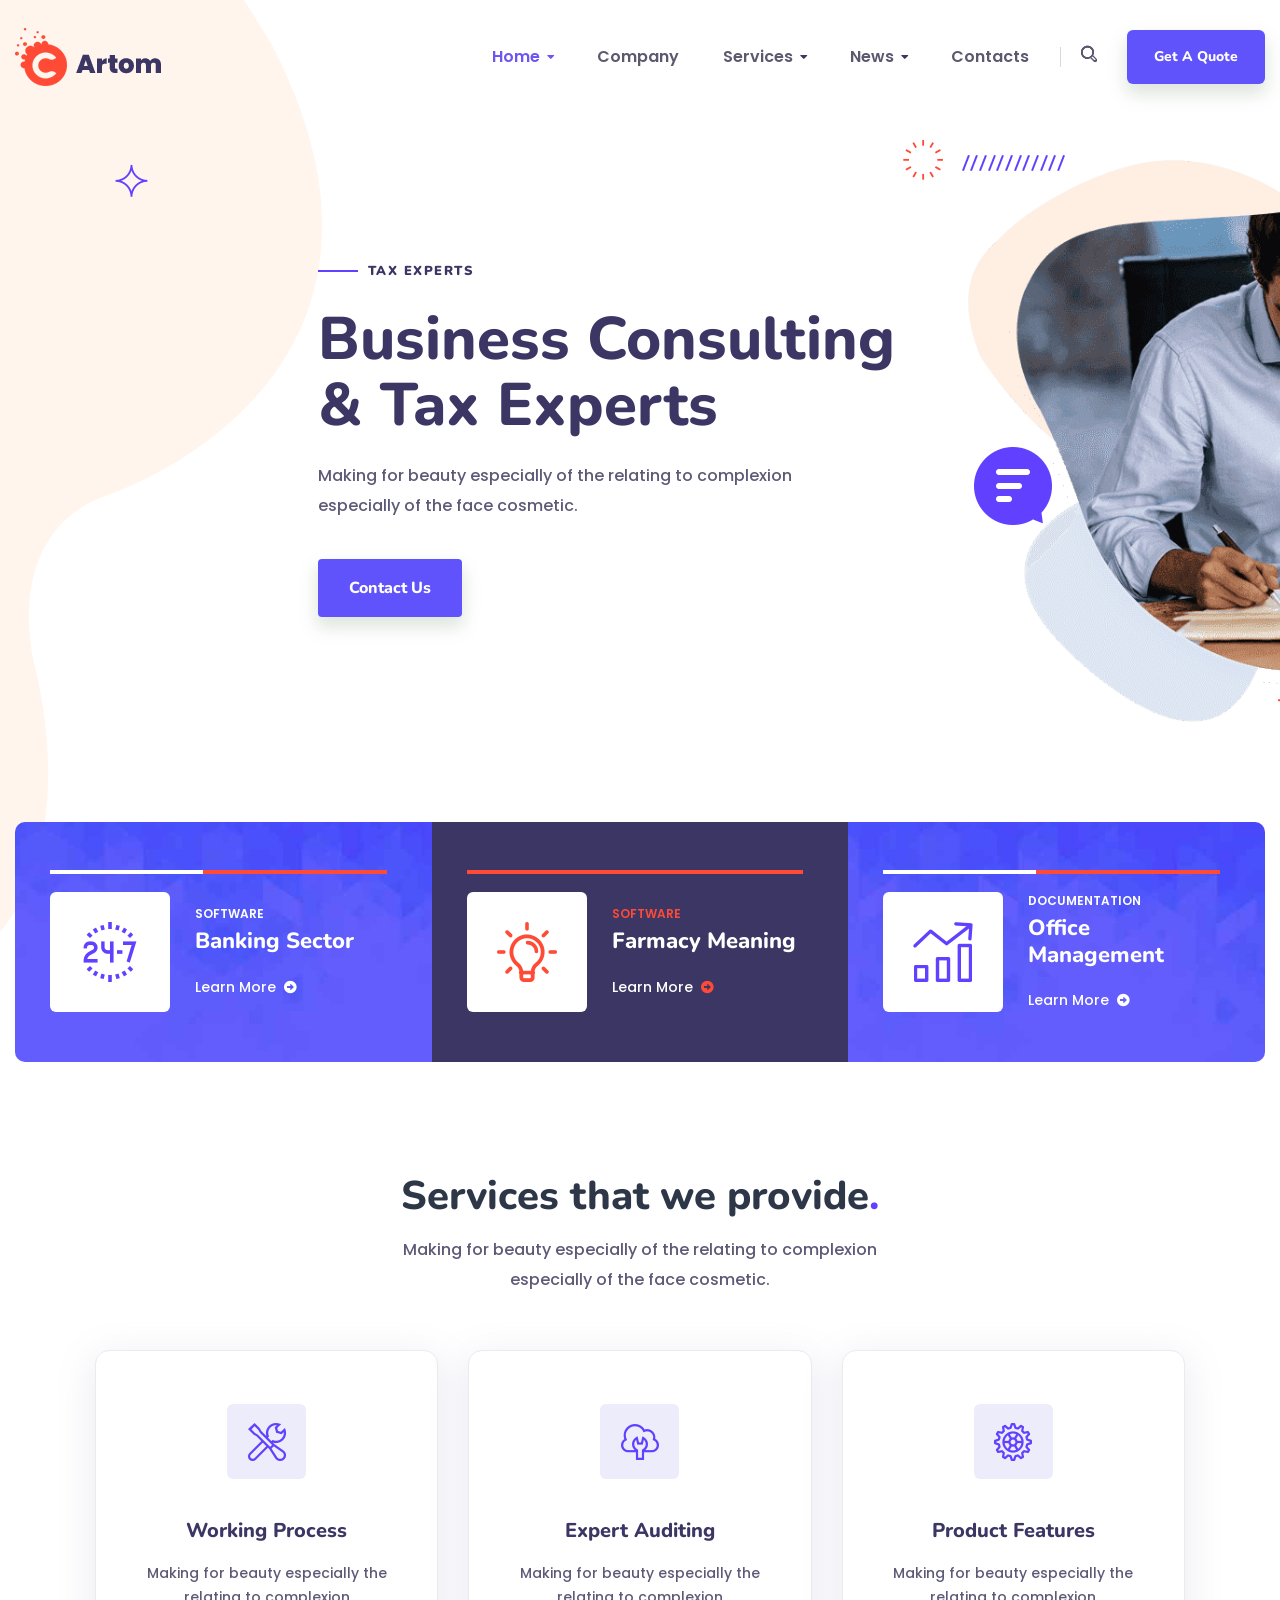
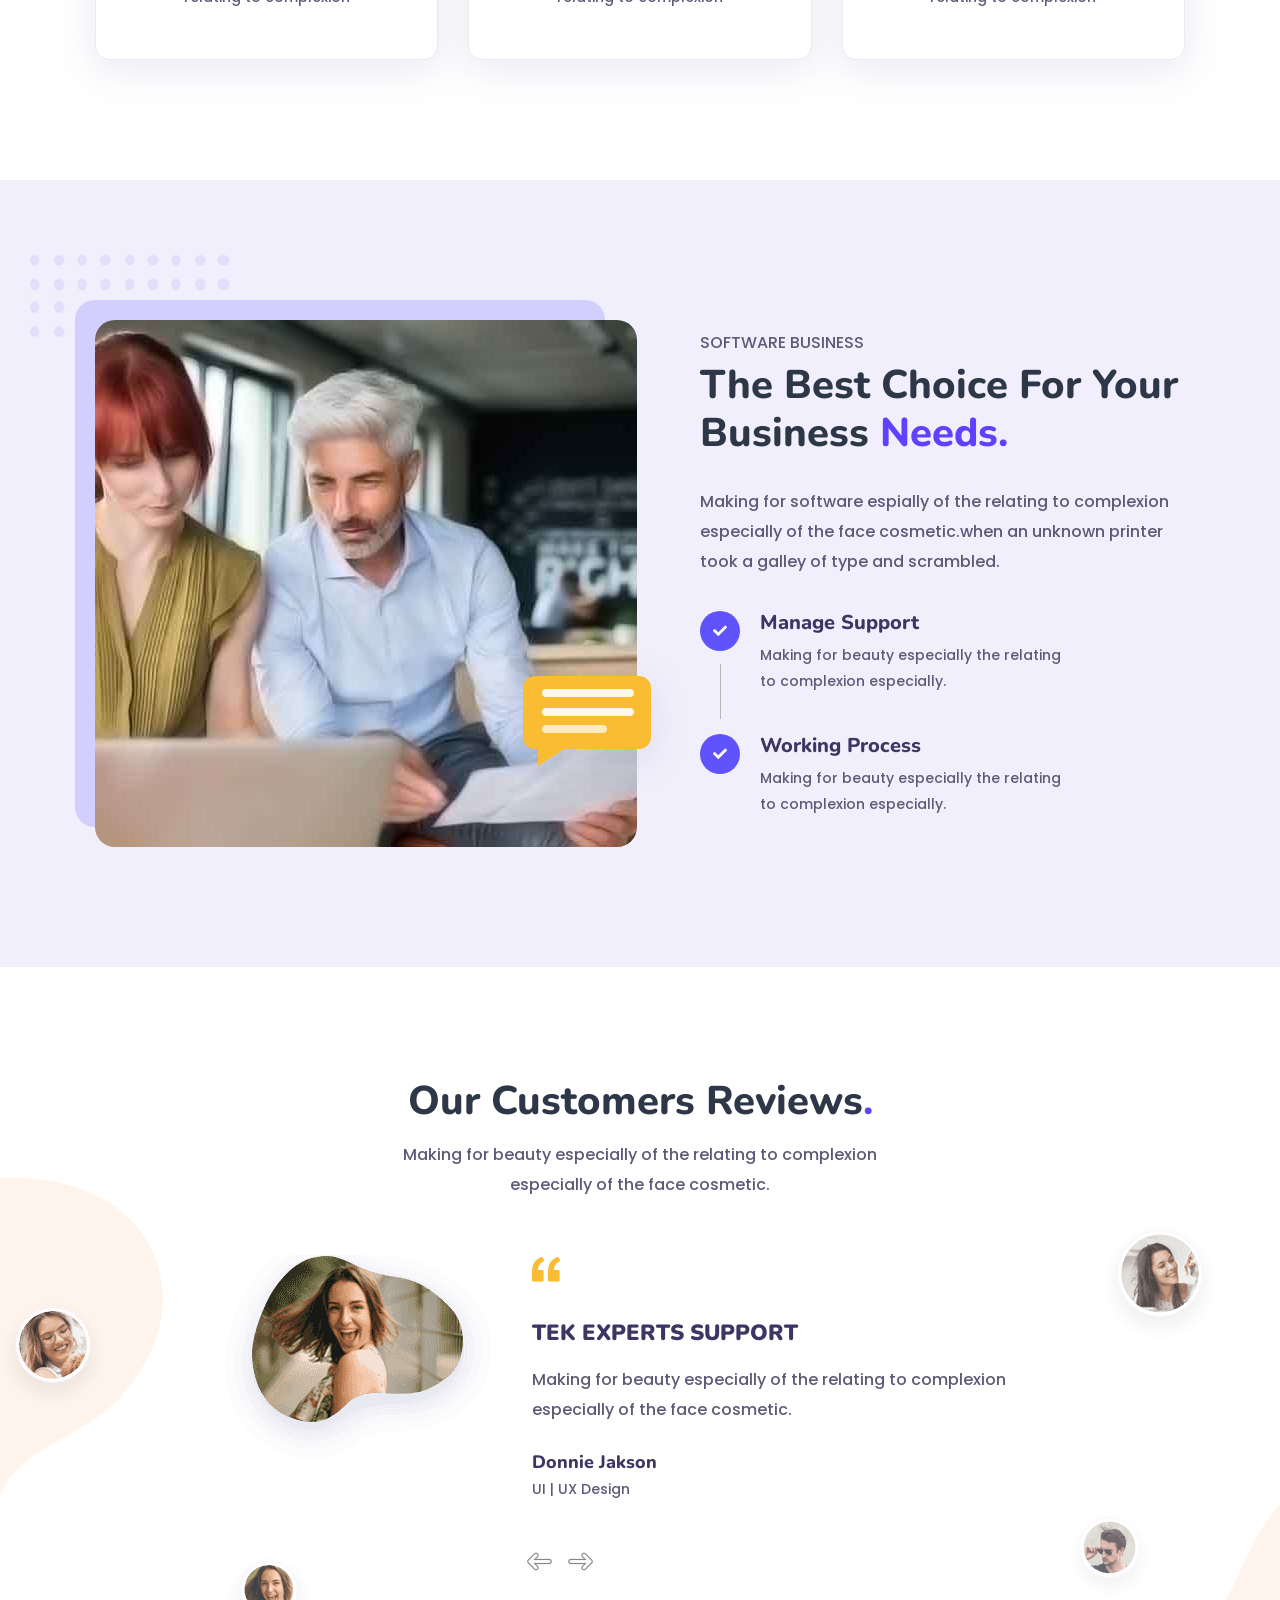
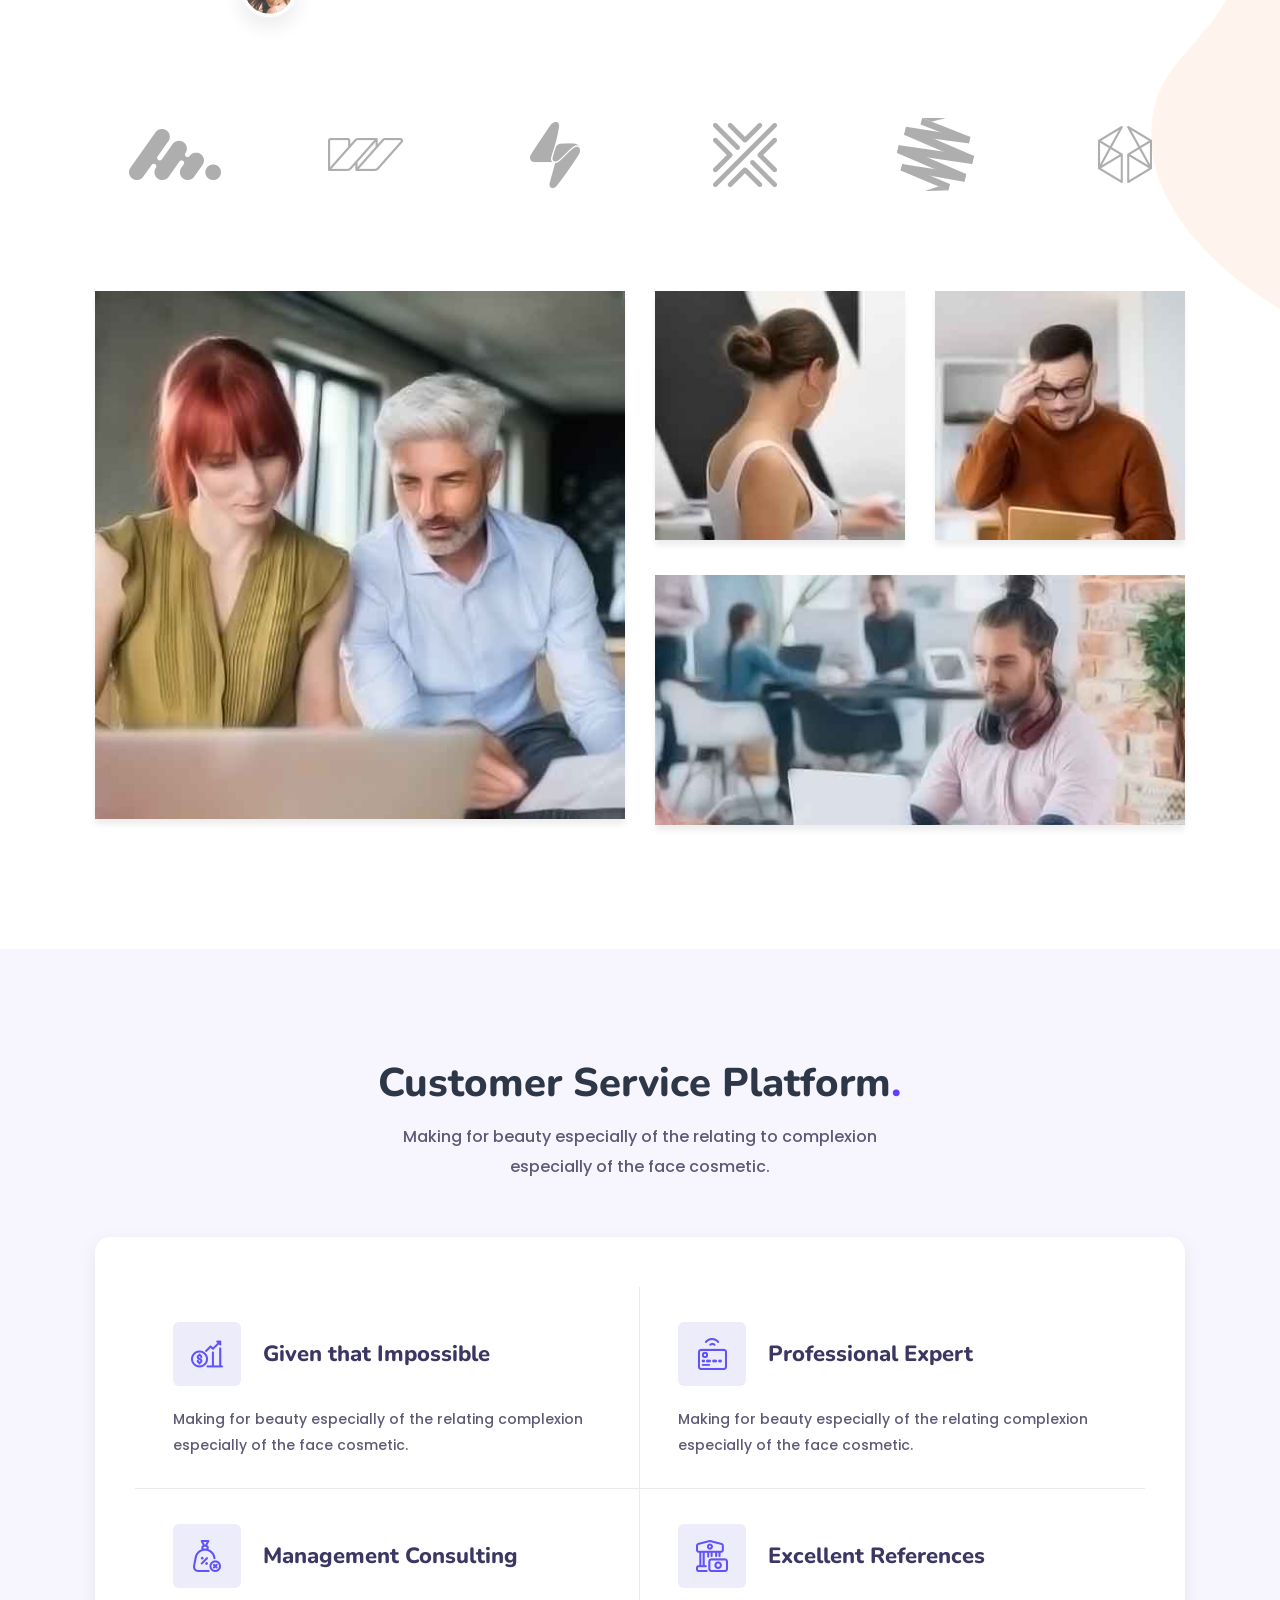
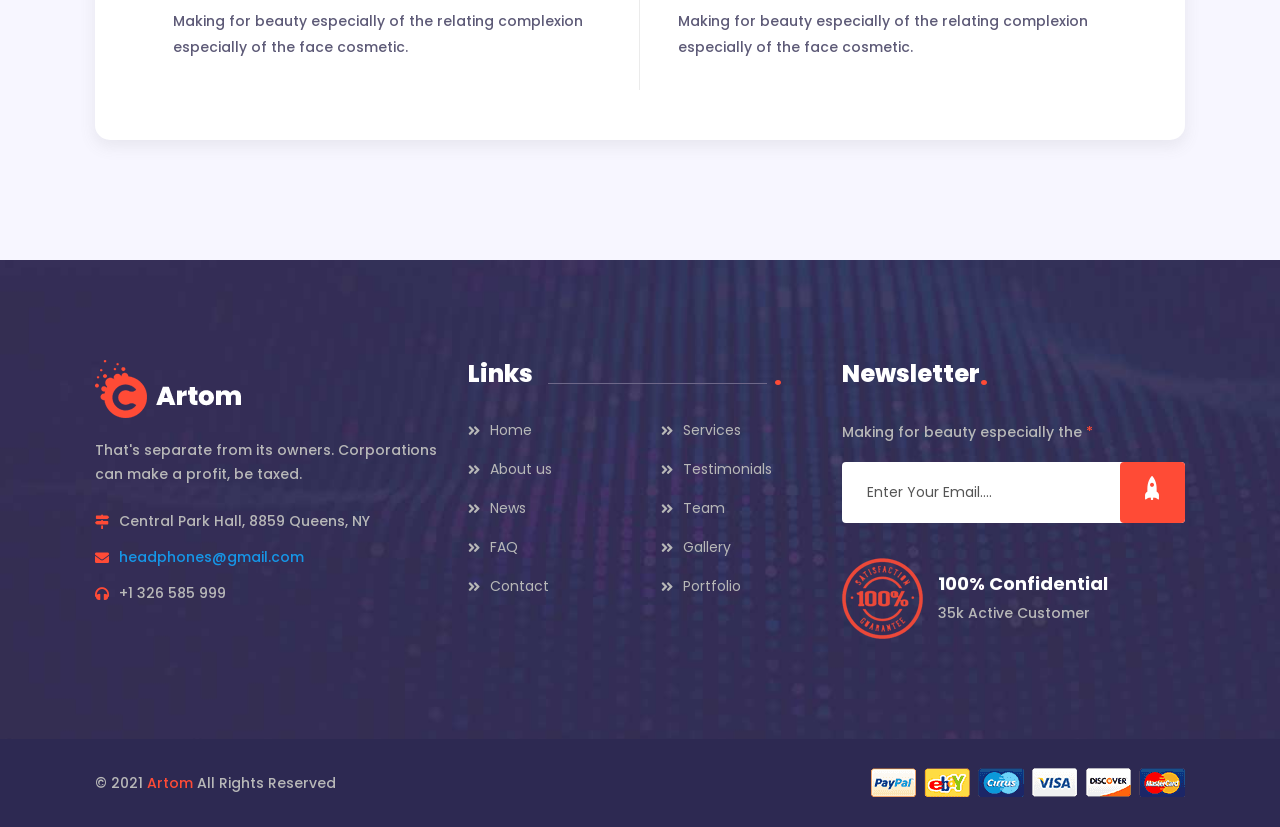
<file: index-3.html>
<!DOCTYPE html><html class="no-js" lang="en"><head>
        <meta charset="utf-8">
        <meta http-equiv="x-ua-compatible" content="ie=edge">
        <title>Artom - Modern &amp; Multipurpose HTML Template</title>
        <meta name="description" content="">
        <meta name="viewport" content="width=device-width, initial-scale=1">

		
        <!-- Place favicon.ico in the root directory -->

		<!-- CSS here -->
        <link rel="stylesheet" href="css/bootstrap.min.css">
        <link rel="stylesheet" href="css/animate.min.css">
        <link rel="stylesheet" href="css/magnific-popup.css">
        <link rel="stylesheet" href="css/fontawesome-all.min.css">
        <link rel="stylesheet" href="css/owl.carousel.min.css">
        <link rel="stylesheet" href="css/flaticon.css">
        <link rel="stylesheet" href="css/odometer.css">
        <link rel="stylesheet" href="css/aos.css">
        <link rel="stylesheet" href="css/slick.css">
        <link rel="stylesheet" href="css/default.css">
        <link rel="stylesheet" href="css/style.css">
        <link rel="stylesheet" href="css/responsive.css">
    </head>
    <body data-aos-easing="ease" data-aos-duration="1000" data-aos-delay="0">

        <!-- preloader -->
        <div id="preloader">
            <div id="loading-center">
                <div class="loader">
                    <div class="loader-outter"></div>
                    <div class="loader-inner"></div>
                </div>
            </div>
        </div>
        <!-- preloader-end -->

		<!-- Scroll-top -->
        <button class="scroll-top scroll-to-target" data-target="html">
            <i class="fas fa-angle-up"></i>
        </button>
        <!-- Scroll-top-end-->

        <!-- header-area -->
        <header class="header-style-three">
            <div id="sticky-header" class="main-header menu-area transparent-header">
                <div class="container custom-container">
                    <div class="row">
                        <div class="col-12">
                            <div class="mobile-nav-toggler"><i class="fas fa-bars"></i></div>
                            <div class="menu-wrap">
                                <nav class="menu-nav show">
                                    <div class="logo">
                                        <a href="index.html"><img src="img/logo/logo.png" alt=""></a>
                                    </div>
                                    <div class="navbar-wrap main-menu d-none d-lg-flex">
                                        <ul class="navigation">
                                            <li class="active menu-item-has-children"><a href="#">Home</a>
                                                <ul class="submenu">
                                                    <li><a href="index.html">Knowledge Base</a></li>
                                                    <li><a href="index-2.html">Home Software</a></li>
                                                    <li class="active"><a href="index-3.html">Home Consulting</a></li>
                                                </ul>
                                            <div class="dropdown-btn"><span class="fas fa-angle-down"></span></div></li>
                                            <li><a href="about-us.html">Company</a></li>
                                            <li class="menu-item-has-children"><a href="#">Services</a>
                                                <ul class="submenu">
                                                    <li><a href="services.html">Our Services</a></li>
                                                    <li><a href="services-details.html">Services Details</a></li>
                                                </ul>
                                            <div class="dropdown-btn"><span class="fas fa-angle-down"></span></div></li>
                                            <li class="menu-item-has-children"><a href="#">News</a>
                                                <ul class="submenu">
                                                    <li><a href="blog.html">Our Blog</a></li>
                                                    <li><a href="blog-details.html">Blog Details</a></li>
                                                </ul>
                                            <div class="dropdown-btn"><span class="fas fa-angle-down"></span></div></li>
                                            <li><a href="contact.html">contacts</a></li>
                                        </ul>
                                    </div>
                                    <div class="header-action d-none d-md-block">
                                        <ul>
                                            <li class="header-search"><a href="#"><i class="flaticon-search-magnifier-outline"></i></a></li>
                                            <li class="header-btn"><a href="contact.html" class="btn">Get A Quote <span></span></a></li>
                                        </ul>
                                    </div>
                                </nav>
                            </div>
                            <!-- Mobile Menu  -->
                            <div class="mobile-menu">
                                <nav class="menu-box">
                                    <div class="close-btn"><i class="fas fa-times"></i></div>
                                    <div class="nav-logo"><a href="index.html"><img src="img/logo/logo.png" alt="" title=""></a>
                                    </div>
                                    <div class="menu-outer">
                                        <!--Here Menu Will Come Automatically Via Javascript / Same Menu as in Header-->
                                    
                                        <ul class="navigation">
                                            <li class="active menu-item-has-children"><a href="#">Home</a>
                                                <ul class="submenu">
                                                    <li><a href="index.html">Knowledge Base</a></li>
                                                    <li><a href="index-2.html">Home Software</a></li>
                                                    <li class="active"><a href="index-3.html">Home Consulting</a></li>
                                                </ul>
                                            <div class="dropdown-btn"><span class="fas fa-angle-down"></span></div></li>
                                            <li><a href="about-us.html">Company</a></li>
                                            <li class="menu-item-has-children"><a href="#">Services</a>
                                                <ul class="submenu">
                                                    <li><a href="services.html">Our Services</a></li>
                                                    <li><a href="services-details.html">Services Details</a></li>
                                                </ul>
                                            <div class="dropdown-btn"><span class="fas fa-angle-down"></span></div></li>
                                            <li class="menu-item-has-children"><a href="#">News</a>
                                                <ul class="submenu">
                                                    <li><a href="blog.html">Our Blog</a></li>
                                                    <li><a href="blog-details.html">Blog Details</a></li>
                                                </ul>
                                            <div class="dropdown-btn"><span class="fas fa-angle-down"></span></div></li>
                                            <li><a href="contact.html">contacts</a></li>
                                        </ul>
                                    </div>
                                    <div class="social-links">
                                        <ul class="clearfix">
                                            <li><a href="#"><span class="fab fa-twitter"></span></a></li>
                                            <li><a href="#"><span class="fab fa-facebook-square"></span></a></li>
                                            <li><a href="#"><span class="fab fa-pinterest-p"></span></a></li>
                                            <li><a href="#"><span class="fab fa-instagram"></span></a></li>
                                            <li><a href="#"><span class="fab fa-youtube"></span></a></li>
                                        </ul>
                                    </div>
                                </nav>
                            </div>
                            <div class="menu-backdrop"></div>
                            <!-- End Mobile Menu -->
                        </div>
                    </div>
                </div>
            </div>
            <!-- header-search -->
            <div class="search-popup-wrap" tabindex="-1" role="dialog" aria-hidden="true">
                <div class="search-close">
                    <span><i class="fas fa-times"></i></span>
                </div>
                <div class="search-wrap text-center">
                    <div class="container">
                        <div class="row">
                            <div class="col-12">
                                <h2 class="title">... Search Here ...</h2>
                                <div class="search-form">
                                    <form action="#">
                                        <input type="text" name="search" placeholder="Type keywords here">
                                        <button class="search-btn"><i class="fas fa-search"></i></button>
                                    </form>
                                </div>
                            </div>
                        </div>
                    </div>
                </div>
            </div>
            <!-- header-search-end -->
        </header>
        <!-- header-area-end -->

        <!-- main-area -->
        <main>

            <!-- banner-area -->
            <section class="banner-area consulting-banner">
                <div class="slider-active slick-initialized slick-slider">
                    <div class="slick-list draggable"><div class="slick-track" style="opacity: 1; width: 1905px;"><div class="single-slider slick-slide slick-current slick-active" data-slick-index="0" aria-hidden="false" tabindex="0" style="width: 1905px; position: relative; left: 0px; top: 0px; z-index: 999; opacity: 1;">
                        <div class="container">
                            <div class="row align-items-center">
                                <div class="col-lg-6 order-0 order-lg-2">
                                    <div class="cons-banner-img">
                                        <img src="img/slider/h3_banner_img.png" alt="" class="main-img">
                                        <img src="img/slider/h3_banner_shape02.png" alt="" class="shape-2">
                                        <img src="img/slider/h3_banner_shape03.png" alt="" class="shape-3 alltuchtopdown">
                                        <img src="img/slider/h3_banner_shape04.png" alt="" class="shape-4">
                                        <img src="img/slider/h3_banner_shape05.png" alt="" class="shape-5">
                                        <img src="img/slider/h3_banner_shape06.png" alt="" class="shape-6 rotateme">
                                    </div>
                                </div>
                                <div class="col-lg-6">
                                    <div class="banner-content">
                                        <div class="slider-caption">
                                            <div class="inner-layer">
                                                <span class="sub-title animated reveal-text element" data-animation="reveal-text" data-delay="1s" style="animation-delay: 1s;"><span style="animation-delay: 1s;"></span>tax Experts</span>
                                            </div>
                                        </div>
                                        <div class="slider-caption">
                                            <div class="inner-layer">
                                                <h2 class="title animated reveal-text element" data-animation="reveal-text" data-delay="2s" style="animation-delay: 2s;"><span style="animation-delay: 2s;"></span>Business Consulting
                                                &amp; Tax Experts</h2>
                                            </div>
                                        </div>
                                        <div class="slider-caption">
                                            <div class="inner-layer">
                                                <p data-animation="fade-in-up" data-delay="3s" class="animated fade-in-up element" style="animation-delay: 3s;">Making for beauty especially of the relating to complexion
                                                especially of the face cosmetic.</p>
                                            </div>
                                        </div>
                                        <div class="banner-btn animated fade-in-up element" data-animation="fade-in-up" data-delay="3.5s" style="animation-delay: 3.5s;">
                                            <a href="contact.html" class="btn" tabindex="0">Contact Us <span></span></a>
                                        </div>
                                    </div>
                                </div>
                            </div>
                        </div>
                    </div></div></div>
                </div>
                <div class="cons-banner-top-shape" data-background="img/slider/h3_banner_bg.png" style="background-image: url(img/slider/h3_banner_bg.png);"></div>
                <div class="cons-banner-top-shape2"><img src="img/slider/h3_banner_shape01.png" alt="" class="rotateme"></div>
            </section>
            <!-- banner-area-end -->

            <!-- cons-features-area -->
            <section class="cons-features-area">
                <div class="container">
                    <div class="cons-features-bg" data-background="img/bg/soft_features_bg.jpg" style="background-image: url(img/bg/soft_features_bg.jpg);">
                        <div class="row no-gutters justify-content-center">
                            <div class="col-lg-4 col-md-6">
                                <div class="soft-features-item">
                                    <div class="soft-features-icon">
                                        <i class="flaticon-24-hours"></i>
                                    </div>
                                    <div class="soft-features-content">
                                        <span>Software</span>
                                        <h5><a href="services-details.html">Banking Sector</a></h5>
                                        <a href="services-details.html" class="read-more">Learn More <i class="fas fa-arrow-alt-circle-right"></i></a>
                                    </div>
                                </div>
                            </div>
                            <div class="col-lg-4 col-md-6">
                                <div class="soft-features-item active">
                                    <div class="soft-features-icon">
                                        <i class="flaticon-idea"></i>
                                    </div>
                                    <div class="soft-features-content">
                                        <span>Software</span>
                                        <h5><a href="services-details.html">Farmacy Meaning</a></h5>
                                        <a href="services-details.html" class="read-more">Learn More <i class="fas fa-arrow-alt-circle-right"></i></a>
                                    </div>
                                </div>
                            </div>
                            <div class="col-lg-4 col-md-6">
                                <div class="soft-features-item">
                                    <div class="soft-features-icon">
                                        <i class="flaticon-bar-chart"></i>
                                    </div>
                                    <div class="soft-features-content">
                                        <span>Documentation</span>
                                        <h5><a href="services-details.html">Office Management</a></h5>
                                        <a href="services-details.html" class="read-more">Learn More <i class="fas fa-arrow-alt-circle-right"></i></a>
                                    </div>
                                </div>
                            </div>
                        </div>
                    </div>
                </div>
            </section>
            <!-- cons-features-area-end -->

            <!-- cons-services-area -->
            <section class="cons-services-area">
                <div class="container">
                    <div class="container-inner-wrap">
                        <div class="row justify-content-center">
                            <div class="col-xl-7 col-lg-9">
                                <div class="kb-section-title text-center mb-55">
                                    <h2 class="title">Services that we provide<span>.</span></h2>
                                    <p>Making for beauty especially of the relating to complexion especially of the face cosmetic.</p>
                                </div>
                            </div>
                        </div>
                        <div class="row justify-content-center">
                            <div class="col-lg-4 col-md-6 col-sm-9">
                                <div class="cons-services-item mb-30">
                                    <div class="cons-services-icon">
                                        <i class="flaticon-support"></i>
                                    </div>
                                    <div class="cons-services-content">
                                        <h5 class="title">Working Process</h5>
                                        <p>Making for beauty especially the relating to complexion</p>
                                    </div>
                                </div>
                            </div>
                            <div class="col-lg-4 col-md-6 col-sm-9">
                                <div class="cons-services-item mb-30">
                                    <div class="cons-services-icon">
                                        <i class="flaticon-online-service"></i>
                                    </div>
                                    <div class="cons-services-content">
                                        <h5 class="title">Expert Auditing</h5>
                                        <p>Making for beauty especially the relating to complexion</p>
                                    </div>
                                </div>
                            </div>
                            <div class="col-lg-4 col-md-6 col-sm-9">
                                <div class="cons-services-item mb-30">
                                    <div class="cons-services-icon">
                                        <i class="flaticon-clutch-disc"></i>
                                    </div>
                                    <div class="cons-services-content">
                                        <h5 class="title">Product Features</h5>
                                        <p>Making for beauty especially the relating to complexion</p>
                                    </div>
                                </div>
                            </div>
                        </div>
                    </div>
                </div>
            </section>
            <!-- cons-services-area-end -->

            <!-- business-area -->
            <section class="business-area business-bg">
                <div class="container">
                    <div class="container-inner-wrap">
                        <div class="row align-items-center justify-content-center">
                            <div class="col-lg-6 col-md-10">
                                <div class="business-img-wrap">
                                    <img src="img/images/business_img_shape01.png" alt="" class="top-shape">
                                    <img src="img/images/business_img.jpg" alt="" class="main-img">
                                    <img src="img/images/business_img_shape02.png" alt="" class="bottom-shape alltuchtopdown">
                                </div>
                            </div>
                            <div class="col-lg-6 col-md-10">
                                <div class="business-content-wrap">
                                    <div class="section-title">
                                        <span class="sub-title">software Business</span>
                                        <h2 class="title">The Best Choice For Your Business <span>Needs.</span></h2>
                                    </div>
                                    <p>Making for software espially of the relating to complexion especially of the face
                                        cosmetic.when an unknown printer took a galley of type and scrambled.</p>
                                    <div class="business-content-list">
                                        <ul>
                                            <li>
                                                <div class="icon"><i class="fas fa-check"></i></div>
                                                <div class="content">
                                                    <h5>Manage Support</h5>
                                                    <p>Making for beauty especially the relating to complexion especially.</p>
                                                </div>
                                            </li>
                                            <li>
                                                <div class="icon"><i class="fas fa-check"></i></div>
                                                <div class="content">
                                                    <h5>Working Process</h5>
                                                    <p>Making for beauty especially the relating to complexion especially.</p>
                                                </div>
                                            </li>
                                        </ul>
                                    </div>
                                </div>
                            </div>
                        </div>
                    </div>
                </div>
            </section>
            <!-- business-area-end -->

            <!-- testimonial-area -->
            <section class="testimonial-area">
                <div class="container">
                    <div class="row justify-content-center">
                        <div class="col-xl-6 col-lg-8">
                            <div class="kb-section-title text-center mb-55">
                                <h2 class="title">Our Customers Reviews<span>.</span></h2>
                                <p>Making for beauty especially of the relating to complexion especially of the face cosmetic.</p>
                            </div>
                        </div>
                    </div>
                    <div class="container-inner-wrap">
                        <div class="testimonial-active slick-initialized slick-slider">
                            <div class="slick-list draggable"><div class="slick-track" style="opacity: 1; width: 6020px; transform: translate3d(-860px, 0px, 0px);"><div class="testimonial-item slick-slide slick-cloned" data-slick-index="-1" id="" aria-hidden="true" tabindex="-1" style="width: 860px;">
                                <div class="row">
                                    <div class="col-lg-4">
                                        <div class="cons-testi-img">
                                            <img src="img/images/cons_testi_img03.png" alt="">
                                        </div>
                                    </div>
                                    <div class="col-lg-8">
                                        <div class="cons-testi-content-wrap">
                                            <div class="cons-testi-quote"><i class="flaticon-left-quote"></i></div>
                                            <div class="cons-testi-content">
                                                <h4 class="title">Tek Experts support</h4>
                                                <p>Making for beauty especially of the relating to complexion especially of the face cosmetic.</p>
                                                <div class="cons-testi-avatar">
                                                    <h5>Lion Haksuda</h5>
                                                    <span>Web Developer</span>
                                                </div>
                                            </div>
                                        </div>
                                    </div>
                                </div>
                            </div><div class="testimonial-item slick-slide slick-current slick-active" data-slick-index="0" aria-hidden="false" tabindex="0" style="width: 860px;">
                                <div class="row">
                                    <div class="col-lg-4">
                                        <div class="cons-testi-img">
                                            <img src="img/images/cons_testi_img01.png" alt="">
                                        </div>
                                    </div>
                                    <div class="col-lg-8">
                                        <div class="cons-testi-content-wrap">
                                            <div class="cons-testi-quote"><i class="flaticon-left-quote"></i></div>
                                            <div class="cons-testi-content">
                                                <h4 class="title">Tek Experts support</h4>
                                                <p>Making for beauty especially of the relating to complexion especially of the face cosmetic.</p>
                                                <div class="cons-testi-avatar">
                                                    <h5>Donnie Jakson</h5>
                                                    <span>UI | UX Design</span>
                                                </div>
                                            </div>
                                        </div>
                                    </div>
                                </div>
                            </div><div class="testimonial-item slick-slide" data-slick-index="1" aria-hidden="true" tabindex="-1" style="width: 860px;">
                                <div class="row">
                                    <div class="col-lg-4">
                                        <div class="cons-testi-img">
                                            <img src="img/images/cons_testi_img02.png" alt="">
                                        </div>
                                    </div>
                                    <div class="col-lg-8">
                                        <div class="cons-testi-content-wrap">
                                            <div class="cons-testi-quote"><i class="flaticon-left-quote"></i></div>
                                            <div class="cons-testi-content">
                                                <h4 class="title">Tek Experts support</h4>
                                                <p>Making for beauty especially of the relating to complexion especially of the face cosmetic.</p>
                                                <div class="cons-testi-avatar">
                                                    <h5>Donnie Jakson</h5>
                                                    <span>Web Designer</span>
                                                </div>
                                            </div>
                                        </div>
                                    </div>
                                </div>
                            </div><div class="testimonial-item slick-slide" data-slick-index="2" aria-hidden="true" tabindex="-1" style="width: 860px;">
                                <div class="row">
                                    <div class="col-lg-4">
                                        <div class="cons-testi-img">
                                            <img src="img/images/cons_testi_img03.png" alt="">
                                        </div>
                                    </div>
                                    <div class="col-lg-8">
                                        <div class="cons-testi-content-wrap">
                                            <div class="cons-testi-quote"><i class="flaticon-left-quote"></i></div>
                                            <div class="cons-testi-content">
                                                <h4 class="title">Tek Experts support</h4>
                                                <p>Making for beauty especially of the relating to complexion especially of the face cosmetic.</p>
                                                <div class="cons-testi-avatar">
                                                    <h5>Lion Haksuda</h5>
                                                    <span>Web Developer</span>
                                                </div>
                                            </div>
                                        </div>
                                    </div>
                                </div>
                            </div><div class="testimonial-item slick-slide slick-cloned" data-slick-index="3" id="" aria-hidden="true" tabindex="-1" style="width: 860px;">
                                <div class="row">
                                    <div class="col-lg-4">
                                        <div class="cons-testi-img">
                                            <img src="img/images/cons_testi_img01.png" alt="">
                                        </div>
                                    </div>
                                    <div class="col-lg-8">
                                        <div class="cons-testi-content-wrap">
                                            <div class="cons-testi-quote"><i class="flaticon-left-quote"></i></div>
                                            <div class="cons-testi-content">
                                                <h4 class="title">Tek Experts support</h4>
                                                <p>Making for beauty especially of the relating to complexion especially of the face cosmetic.</p>
                                                <div class="cons-testi-avatar">
                                                    <h5>Donnie Jakson</h5>
                                                    <span>UI | UX Design</span>
                                                </div>
                                            </div>
                                        </div>
                                    </div>
                                </div>
                            </div><div class="testimonial-item slick-slide slick-cloned" data-slick-index="4" id="" aria-hidden="true" tabindex="-1" style="width: 860px;">
                                <div class="row">
                                    <div class="col-lg-4">
                                        <div class="cons-testi-img">
                                            <img src="img/images/cons_testi_img02.png" alt="">
                                        </div>
                                    </div>
                                    <div class="col-lg-8">
                                        <div class="cons-testi-content-wrap">
                                            <div class="cons-testi-quote"><i class="flaticon-left-quote"></i></div>
                                            <div class="cons-testi-content">
                                                <h4 class="title">Tek Experts support</h4>
                                                <p>Making for beauty especially of the relating to complexion especially of the face cosmetic.</p>
                                                <div class="cons-testi-avatar">
                                                    <h5>Donnie Jakson</h5>
                                                    <span>Web Designer</span>
                                                </div>
                                            </div>
                                        </div>
                                    </div>
                                </div>
                            </div><div class="testimonial-item slick-slide slick-cloned" data-slick-index="5" id="" aria-hidden="true" tabindex="-1" style="width: 860px;">
                                <div class="row">
                                    <div class="col-lg-4">
                                        <div class="cons-testi-img">
                                            <img src="img/images/cons_testi_img03.png" alt="">
                                        </div>
                                    </div>
                                    <div class="col-lg-8">
                                        <div class="cons-testi-content-wrap">
                                            <div class="cons-testi-quote"><i class="flaticon-left-quote"></i></div>
                                            <div class="cons-testi-content">
                                                <h4 class="title">Tek Experts support</h4>
                                                <p>Making for beauty especially of the relating to complexion especially of the face cosmetic.</p>
                                                <div class="cons-testi-avatar">
                                                    <h5>Lion Haksuda</h5>
                                                    <span>Web Developer</span>
                                                </div>
                                            </div>
                                        </div>
                                    </div>
                                </div>
                            </div></div></div>
                            
                            
                        </div>
                        <div class="testimonial-slider-nav"><button type="button" class="slick-prev slick-arrow" style=""><i class="flaticon-arrow"></i></button><button type="button" class="slick-next slick-arrow" style=""><i class="flaticon-arrow"></i></button></div>
                        <div class="testimonial-img-wrap">
                            <ul>
                                <li><img src="img/images/cons_testi_01.png" alt=""></li>
                                <li><img src="img/images/cons_testi_02.png" alt=""></li>
                                <li><img src="img/images/cons_testi_03.png" alt=""></li>
                                <li><img src="img/images/cons_testi_04.png" alt=""></li>
                            </ul>
                        </div>
                    </div>
                </div>
                <div class="testi-top-shape" data-background="img/images/cons_testi_shape01.png" style="background-image: url(img/images/cons_testi_shape01.png);"></div>
                <div class="testi-bottom-shape" data-background="img/images/cons_testi_shape02.png" style="background-image: url(img/images/cons_testi_shape02.png);"></div>
            </section>
            <!-- testimonial-area-end -->

            <!-- brand-area -->
            <div class="cons-brand-area pt-100 pb-100">
                <div class="container">
                    <div class="container-inner-wrap">
                        <div class="row cons-brand-active slick-initialized slick-slider">
                            <div class="slick-list draggable"><div class="slick-track" style="opacity: 1; width: 3800px; transform: translate3d(-1140px, 0px, 0px);"><div class="col-12 slick-slide slick-cloned" data-slick-index="-6" id="" aria-hidden="true" tabindex="-1" style="width: 190px;">
                                <div class="cons-brand-item">
                                    <img src="img/brand/cons_brand_item02.png" alt="img">
                                </div>
                            </div><div class="col-12 slick-slide slick-cloned" data-slick-index="-5" id="" aria-hidden="true" tabindex="-1" style="width: 190px;">
                                <div class="cons-brand-item">
                                    <img src="img/brand/cons_brand_item03.png" alt="img">
                                </div>
                            </div><div class="col-12 slick-slide slick-cloned" data-slick-index="-4" id="" aria-hidden="true" tabindex="-1" style="width: 190px;">
                                <div class="cons-brand-item">
                                    <img src="img/brand/cons_brand_item04.png" alt="img">
                                </div>
                            </div><div class="col-12 slick-slide slick-cloned" data-slick-index="-3" id="" aria-hidden="true" tabindex="-1" style="width: 190px;">
                                <div class="cons-brand-item">
                                    <img src="img/brand/cons_brand_item05.png" alt="img">
                                </div>
                            </div><div class="col-12 slick-slide slick-cloned" data-slick-index="-2" id="" aria-hidden="true" tabindex="-1" style="width: 190px;">
                                <div class="cons-brand-item">
                                    <img src="img/brand/cons_brand_item06.png" alt="img">
                                </div>
                            </div><div class="col-12 slick-slide slick-cloned" data-slick-index="-1" id="" aria-hidden="true" tabindex="-1" style="width: 190px;">
                                <div class="cons-brand-item">
                                    <img src="img/brand/cons_brand_item03.png" alt="img">
                                </div>
                            </div><div class="col-12 slick-slide slick-current slick-active" data-slick-index="0" aria-hidden="false" tabindex="0" style="width: 190px;">
                                <div class="cons-brand-item">
                                    <img src="img/brand/cons_brand_item01.png" alt="img">
                                </div>
                            </div><div class="col-12 slick-slide slick-active" data-slick-index="1" aria-hidden="false" tabindex="0" style="width: 190px;">
                                <div class="cons-brand-item">
                                    <img src="img/brand/cons_brand_item02.png" alt="img">
                                </div>
                            </div><div class="col-12 slick-slide slick-active" data-slick-index="2" aria-hidden="false" tabindex="0" style="width: 190px;">
                                <div class="cons-brand-item">
                                    <img src="img/brand/cons_brand_item03.png" alt="img">
                                </div>
                            </div><div class="col-12 slick-slide slick-active" data-slick-index="3" aria-hidden="false" tabindex="0" style="width: 190px;">
                                <div class="cons-brand-item">
                                    <img src="img/brand/cons_brand_item04.png" alt="img">
                                </div>
                            </div><div class="col-12 slick-slide slick-active" data-slick-index="4" aria-hidden="false" tabindex="0" style="width: 190px;">
                                <div class="cons-brand-item">
                                    <img src="img/brand/cons_brand_item05.png" alt="img">
                                </div>
                            </div><div class="col-12 slick-slide slick-active" data-slick-index="5" aria-hidden="false" tabindex="0" style="width: 190px;">
                                <div class="cons-brand-item">
                                    <img src="img/brand/cons_brand_item06.png" alt="img">
                                </div>
                            </div><div class="col-12 slick-slide" data-slick-index="6" aria-hidden="true" tabindex="-1" style="width: 190px;">
                                <div class="cons-brand-item">
                                    <img src="img/brand/cons_brand_item03.png" alt="img">
                                </div>
                            </div><div class="col-12 slick-slide slick-cloned" data-slick-index="7" id="" aria-hidden="true" tabindex="-1" style="width: 190px;">
                                <div class="cons-brand-item">
                                    <img src="img/brand/cons_brand_item01.png" alt="img">
                                </div>
                            </div><div class="col-12 slick-slide slick-cloned" data-slick-index="8" id="" aria-hidden="true" tabindex="-1" style="width: 190px;">
                                <div class="cons-brand-item">
                                    <img src="img/brand/cons_brand_item02.png" alt="img">
                                </div>
                            </div><div class="col-12 slick-slide slick-cloned" data-slick-index="9" id="" aria-hidden="true" tabindex="-1" style="width: 190px;">
                                <div class="cons-brand-item">
                                    <img src="img/brand/cons_brand_item03.png" alt="img">
                                </div>
                            </div><div class="col-12 slick-slide slick-cloned" data-slick-index="10" id="" aria-hidden="true" tabindex="-1" style="width: 190px;">
                                <div class="cons-brand-item">
                                    <img src="img/brand/cons_brand_item04.png" alt="img">
                                </div>
                            </div><div class="col-12 slick-slide slick-cloned" data-slick-index="11" id="" aria-hidden="true" tabindex="-1" style="width: 190px;">
                                <div class="cons-brand-item">
                                    <img src="img/brand/cons_brand_item05.png" alt="img">
                                </div>
                            </div><div class="col-12 slick-slide slick-cloned" data-slick-index="12" id="" aria-hidden="true" tabindex="-1" style="width: 190px;">
                                <div class="cons-brand-item">
                                    <img src="img/brand/cons_brand_item06.png" alt="img">
                                </div>
                            </div><div class="col-12 slick-slide slick-cloned" data-slick-index="13" id="" aria-hidden="true" tabindex="-1" style="width: 190px;">
                                <div class="cons-brand-item">
                                    <img src="img/brand/cons_brand_item03.png" alt="img">
                                </div>
                            </div></div></div>
                            
                            
                            
                            
                            
                            
                        </div>
                    </div>
                </div>
            </div>
            <!-- brand-area-end -->

            <!-- gallery-area -->
            <div class="cons-gallery-area">
                <div class="container">
                    <div class="container-inner-wrap">
                        <div class="row cos-gallery-active" style="position: relative; height: 568px;">
                            <div class="col-lg-6 grid-item" style="position: absolute; left: 0%; top: 0px;">
                                <div class="cons-gallery-item">
                                    <a href="img/gallery/cons_gallery01.jpg" class="popup-image"><img src="img/gallery/cons_gallery01.jpg" alt=""></a>
                                </div>
                            </div>
                            <div class="col-lg-3 col-md-6 grid-item" style="position: absolute; left: 50%; top: 0px;">
                                <div class="cons-gallery-item">
                                    <a href="img/gallery/cons_gallery02.jpg" class="popup-image"><img src="img/gallery/cons_gallery02.jpg" alt=""></a>
                                </div>
                            </div>
                            <div class="col-lg-3 col-md-6 grid-item" style="position: absolute; left: 75%; top: 0px;">
                                <div class="cons-gallery-item">
                                    <a href="img/gallery/cons_gallery03.jpg" class="popup-image"><img src="img/gallery/cons_gallery03.jpg" alt=""></a>
                                </div>
                            </div>
                            <div class="col-lg-6 grid-item" style="position: absolute; left: 50%; top: 284px;">
                                <div class="cons-gallery-item">
                                    <a href="img/gallery/cons_gallery04.jpg" class="popup-image"><img src="img/gallery/cons_gallery04.jpg" alt=""></a>
                                </div>
                            </div>
                        </div>
                    </div>
                </div>
            </div>
            <!-- gallery-area-end -->

            <!-- customer-services-area -->
            <section class="customer-services">
                <div class="container">
                    <div class="container-inner-wrap">
                        <div class="row justify-content-center">
                            <div class="col-xl-7 col-lg-9">
                                <div class="kb-section-title text-center mb-55">
                                    <h2 class="title">Customer Service Platform<span>.</span></h2>
                                    <p>Making for beauty especially of the relating to complexion especially of the face cosmetic.</p>
                                </div>
                            </div>
                        </div>
                        <div class="customer-services-wrap">
                            <div class="row no-gutters">
                                <div class="col-md-6">
                                    <div class="customer-services-item">
                                        <div class="customer-services-top">
                                            <div class="icon"><i class="flaticon-money-growth"></i></div>
                                            <h4 class="title">Given that Impossible</h4>
                                        </div>
                                        <div class="customer-services-content">
                                            <p>Making for beauty especially of the relating complexion especially of the face cosmetic.</p>
                                        </div>
                                    </div>
                                </div>
                                <div class="col-md-6">
                                    <div class="customer-services-item">
                                        <div class="customer-services-top">
                                            <div class="icon"><i class="flaticon-credit-card"></i></div>
                                            <h4 class="title">Professional Expert</h4>
                                        </div>
                                        <div class="customer-services-content">
                                            <p>Making for beauty especially of the relating complexion especially of the face cosmetic.</p>
                                        </div>
                                    </div>
                                </div>
                                <div class="col-md-6">
                                    <div class="customer-services-item">
                                        <div class="customer-services-top">
                                            <div class="icon"><i class="flaticon-tax-free"></i></div>
                                            <h4 class="title">Management Consulting</h4>
                                        </div>
                                        <div class="customer-services-content">
                                            <p>Making for beauty especially of the relating complexion especially of the face cosmetic.</p>
                                        </div>
                                    </div>
                                </div>
                                <div class="col-md-6">
                                    <div class="customer-services-item">
                                        <div class="customer-services-top">
                                            <div class="icon"><i class="flaticon-bank"></i></div>
                                            <h4 class="title">Excellent References</h4>
                                        </div>
                                        <div class="customer-services-content">
                                            <p>Making for beauty especially of the relating complexion especially of the face cosmetic.</p>
                                        </div>
                                    </div>
                                </div>
                            </div>
                        </div>
                    </div>
                </div>
            </section>
            <!-- customer-services-area-end -->

        </main>
        <!-- main-area-end -->


        <!-- footer-area -->
        <footer>
            <div class="footer-top-wrap footer-bg">
                <div class="container">
                    <div class="container-inner-wrap">
                        <div class="row">
                            <div class="col-lg-4 col-md-6">
                                <div class="footer-widget">
                                    <div class="footer-logo mb-20">
                                        <a href="index.html"><img src="img/logo/footer_logo.png" alt=""></a>
                                    </div>
                                    <div class="footer-content">
                                        <p>That's separate from its owners. Corporations can make a profit, be taxed.</p>
                                        <ul class="footer-info-list">
                                            <li><i class="fas fa-map-signs"></i> Central Park Hall, 8859 Queens, NY</li>
                                            <li><i class="fas fa-envelope"></i> <a href="#" class="__cf_email__" data-cfemail="5a33343c351a2a3f2e2035343f74393537">headphones@gmail.com</a></li>
                                            <li><i class="fas fa-headphones"></i> +1 326 585 999</li>
                                        </ul>
                                    </div>
                                </div>
                            </div>
                            <div class="col-lg-4 col-md-6">
                                <div class="footer-widget">
                                    <h4 class="fw-title">Links <span class="line"></span><span class="dots">.</span></h4>
                                    <div class="fw-link">
                                        <ul>
                                            <li><a href="index.html"><i class="fas fa-angle-double-right"></i>Home</a></li>
                                            <li><a href="services.html"><i class="fas fa-angle-double-right"></i>Services</a></li>
                                            <li><a href="about-us.html"><i class="fas fa-angle-double-right"></i>About us</a></li>
                                            <li><a href="index-3.html"><i class="fas fa-angle-double-right"></i>Testimonials</a></li>
                                            <li><a href="blog.html"><i class="fas fa-angle-double-right"></i>News</a></li>
                                            <li><a href="about-us.html"><i class="fas fa-angle-double-right"></i>Team</a></li>
                                            <li><a href="index.html"><i class="fas fa-angle-double-right"></i>FAQ</a></li>
                                            <li><a href="services-details.html"><i class="fas fa-angle-double-right"></i>Gallery</a></li>
                                            <li><a href="contact.html"><i class="fas fa-angle-double-right"></i>Contact</a></li>
                                            <li><a href="index.html"><i class="fas fa-angle-double-right"></i>Portfolio</a></li>
                                        </ul>
                                    </div>
                                </div>
                            </div>
                            <div class="col-lg-4 col-md-6">
                                <div class="footer-widget">
                                    <h4 class="fw-title">Newsletter<span class="dots">.</span></h4>
                                    <div class="footer-newsletter-wrap">
                                        <p>Making for beauty especially the <span>*</span></p>
                                        <form action="#">
                                            <input type="email" placeholder="Enter Your Email....">
                                            <button><i class="flaticon-rocket"></i></button>
                                        </form>
                                    </div>
                                    <div class="footer-confi-wrap">
                                        <div class="confi-logo">
                                            <img src="img/images/confi_img.png" alt="">
                                        </div>
                                        <div class="confi-content">
                                            <h4>100% Confidential</h4>
                                            <span>35k Active Customer</span>
                                        </div>
                                    </div>
                                </div>
                            </div>
                        </div>
                    </div>
                </div>
            </div>
            <div class="s-copyright-wrap">
                <div class="container">
                    <div class="container-inner-wrap">
                        <div class="row align-items-center">
                            <div class="col-lg-6 col-md-6">
                                <div class="s-copyright-text">
                                    <p>© 2021 <a href="index.html">Artom</a> All Rights Reserved</p>
                                </div>
                            </div>
                            <div class="col-lg-6 col-md-6">
                                <div class="payment-method-img text-center text-md-right">
                                    <img src="img/images/card_img.png" alt="img">
                                </div>
                            </div>
                        </div>
                    </div>
                </div>
            </div>
        </footer>
        <!-- footer-area-end -->





		<!-- JS here -->
        <script src="js/vendor/jquery-3.6.0.min.js"></script>
        <script src="js/bootstrap.min.js"></script>
        <script src="js/isotope.pkgd.min.js"></script>
        <script src="js/imagesloaded.pkgd.min.js"></script>
        <script src="js/jquery.magnific-popup.min.js"></script>
        <script src="js/owl.carousel.min.js"></script>
        <script src="js/jquery.odometer.min.js"></script>
        <script src="js/jquery.appear.js"></script>
        <script src="js/slick.min.js"></script>
        <script src="js/ajax-form.js"></script>
        <script src="js/wow.min.js"></script>
        <script src="js/aos.js"></script>
        <script src="js/plugins.js"></script>
        <script src="js/main.js"></script>
    

</body></html>
</file>
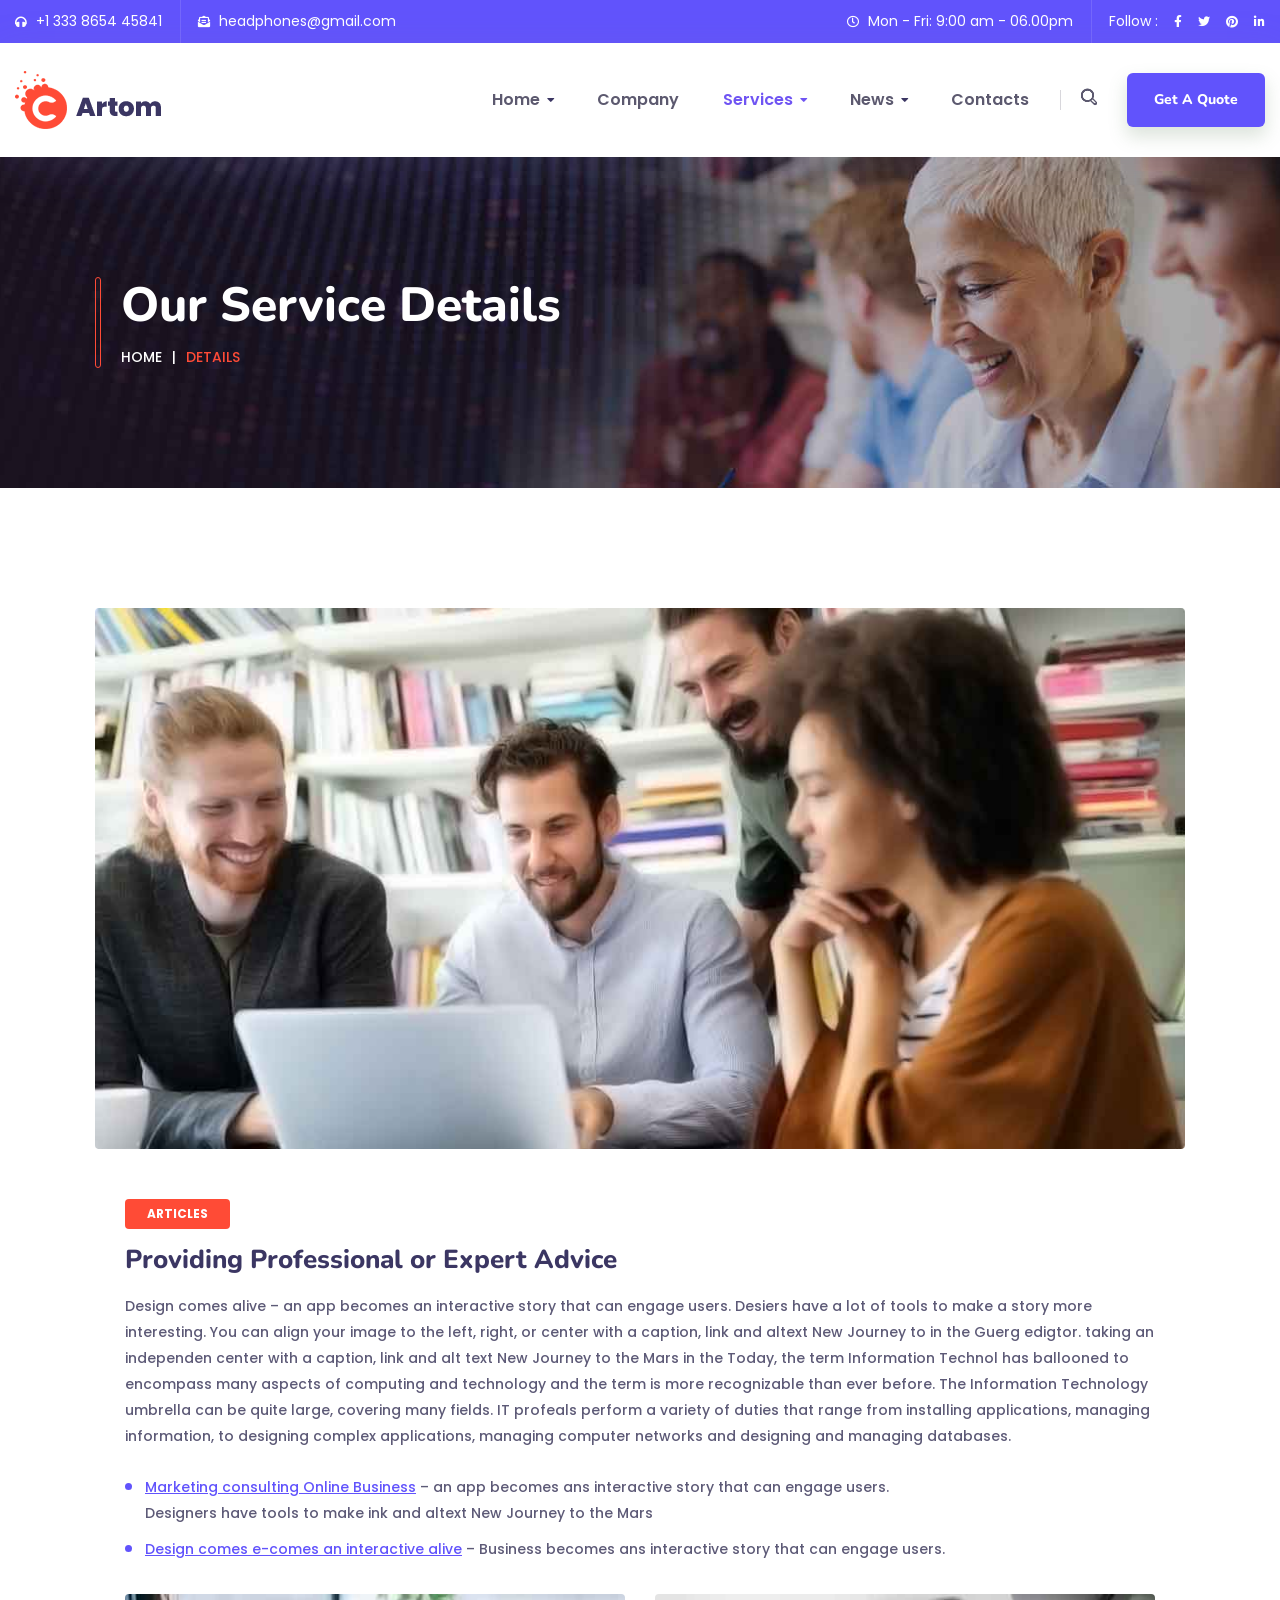
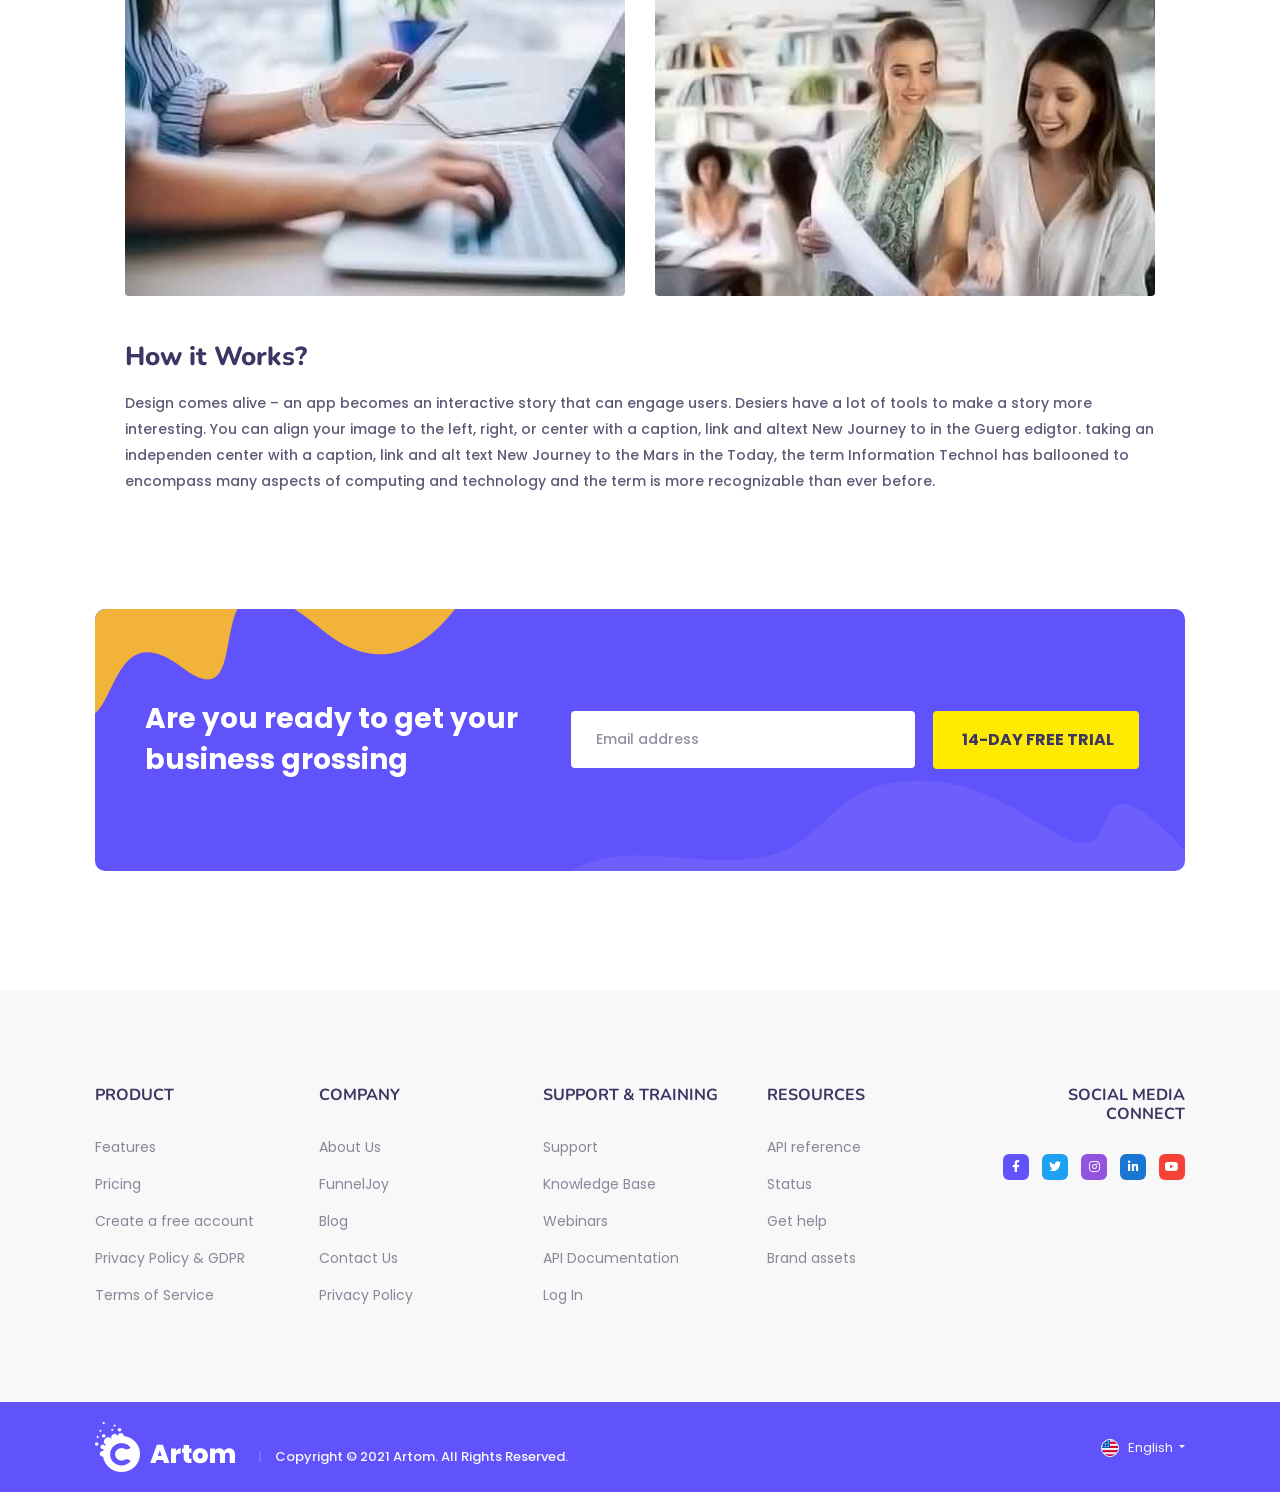
<file: services-details.html>
<!DOCTYPE html><html class="no-js" lang="en"><head>
        <meta charset="utf-8">
        <meta http-equiv="x-ua-compatible" content="ie=edge">
        <title>Artom - Modern &amp; Multipurpose HTML Template</title>
        <meta name="description" content="">
        <meta name="viewport" content="width=device-width, initial-scale=1">

		
        <!-- Place favicon.ico in the root directory -->

		<!-- CSS here -->
        <link rel="stylesheet" href="css/bootstrap.min.css">
        <link rel="stylesheet" href="css/animate.min.css">
        <link rel="stylesheet" href="css/magnific-popup.css">
        <link rel="stylesheet" href="css/fontawesome-all.min.css">
        <link rel="stylesheet" href="css/owl.carousel.min.css">
        <link rel="stylesheet" href="css/flaticon.css">
        <link rel="stylesheet" href="css/odometer.css">
        <link rel="stylesheet" href="css/aos.css">
        <link rel="stylesheet" href="css/slick.css">
        <link rel="stylesheet" href="css/default.css">
        <link rel="stylesheet" href="css/style.css">
        <link rel="stylesheet" href="css/responsive.css">
    </head>
    <body data-aos-easing="ease" data-aos-duration="1000" data-aos-delay="0">

        <!-- preloader -->
        <div id="preloader" style="opacity: 0.9996145181203615;">
            <div id="loading-center">
                <div class="loader">
                    <div class="loader-outter"></div>
                    <div class="loader-inner"></div>
                </div>
            </div>
        </div>
        <!-- preloader-end -->

		<!-- Scroll-top -->
        <button class="scroll-top scroll-to-target" data-target="html">
            <i class="fas fa-angle-up"></i>
        </button>
        <!-- Scroll-top-end-->

        <!-- header-area -->
        <header>
            <div class="header-top-wrap">
                <div class="container custom-container">
                    <div class="row">
                        <div class="col-lg-6 col-md-7 d-none d-md-block">
                            <div class="header-top-contact">
                                <ul>
                                    <li><a href="tel:0123456789"><i class="fas fa-headphones"></i> +1 333 8654 45841</a></li>
                                    <li><a href="##c4b7b1b4b4abb6b084a1bca5a9b4a8a1eaa7aba9"><i class="fas fa-envelope-open-text"></i> <span class="__cf_email__" data-cfemail="93e0e6e3e3fce1e7d3f6ebf2fee3fff6bdf0fcfe">headphones@gmail.com</span></a></li>
                                </ul>
                            </div>
                        </div>
                        <div class="col-lg-6 col-md-5">
                            <div class="header-top-right">
                                <ul>
                                    <li class="header-time"><i class="far fa-clock"></i> Mon - Fri: 9:00 am - 06.00pm</li>
                                    <li class="header-social">
                                        <span>Follow :</span>
                                        <a href="#"><i class="fab fa-facebook-f"></i></a>
                                        <a href="#"><i class="fab fa-twitter"></i></a>
                                        <a href="#"><i class="fab fa-pinterest"></i></a>
                                        <a href="#"><i class="fab fa-linkedin-in"></i></a>
                                    </li>
                                </ul>
                            </div>
                        </div>
                    </div>
                </div>
            </div>
            <div id="sticky-header" class="main-header menu-area">
                <div class="container custom-container">
                    <div class="row">
                        <div class="col-12">
                            <div class="mobile-nav-toggler"><i class="fas fa-bars"></i></div>
                            <div class="menu-wrap">
                                <nav class="menu-nav show">
                                    <div class="logo">
                                        <a href="index.html"><img src="img/logo/logo.png" alt=""></a>
                                    </div>
                                    <div class="navbar-wrap main-menu d-none d-lg-flex">
                                        <ul class="navigation">
                                            <li class="menu-item-has-children"><a href="#">Home</a>
                                                <ul class="submenu">
                                                    <li><a href="index.html">Knowledge Base</a></li>
                                                    <li><a href="index-2.html">Home Software</a></li>
                                                    <li><a href="index-3.html">Home Consulting</a></li>
                                                </ul>
                                            <div class="dropdown-btn"><span class="fas fa-angle-down"></span></div></li>
                                            <li><a href="about-us.html">Company</a></li>
                                            <li class="active menu-item-has-children"><a href="#">Services</a>
                                                <ul class="submenu">
                                                    <li><a href="services.html">Our Services</a></li>
                                                    <li class="active"><a href="services-details.html">Services Details</a></li>
                                                </ul>
                                            <div class="dropdown-btn"><span class="fas fa-angle-down"></span></div></li>
                                            <li class="menu-item-has-children"><a href="#">News</a>
                                                <ul class="submenu">
                                                    <li><a href="blog.html">Our Blog</a></li>
                                                    <li><a href="blog-details.html">Blog Details</a></li>
                                                </ul>
                                            <div class="dropdown-btn"><span class="fas fa-angle-down"></span></div></li>
                                            <li><a href="contact.html">contacts</a></li>
                                        </ul>
                                    </div>
                                    <div class="header-action d-none d-md-block">
                                        <ul>
                                            <li class="header-search"><a href="#"><i class="flaticon-search-magnifier-outline"></i></a></li>
                                            <li class="header-btn"><a href="contact.html" class="btn">Get A Quote <span></span></a></li>
                                        </ul>
                                    </div>
                                </nav>
                            </div>
                            <!-- Mobile Menu  -->
                            <div class="mobile-menu">
                                <nav class="menu-box">
                                    <div class="close-btn"><i class="fas fa-times"></i></div>
                                    <div class="nav-logo"><a href="index.html"><img src="img/logo/logo.png" alt="" title=""></a>
                                    </div>
                                    <div class="menu-outer">
                                        <!--Here Menu Will Come Automatically Via Javascript / Same Menu as in Header-->
                                    
                                        <ul class="navigation">
                                            <li class="menu-item-has-children"><a href="#">Home</a>
                                                <ul class="submenu">
                                                    <li><a href="index.html">Knowledge Base</a></li>
                                                    <li><a href="index-2.html">Home Software</a></li>
                                                    <li><a href="index-3.html">Home Consulting</a></li>
                                                </ul>
                                            <div class="dropdown-btn"><span class="fas fa-angle-down"></span></div></li>
                                            <li><a href="about-us.html">Company</a></li>
                                            <li class="active menu-item-has-children"><a href="#">Services</a>
                                                <ul class="submenu">
                                                    <li><a href="services.html">Our Services</a></li>
                                                    <li class="active"><a href="services-details.html">Services Details</a></li>
                                                </ul>
                                            <div class="dropdown-btn"><span class="fas fa-angle-down"></span></div></li>
                                            <li class="menu-item-has-children"><a href="#">News</a>
                                                <ul class="submenu">
                                                    <li><a href="blog.html">Our Blog</a></li>
                                                    <li><a href="blog-details.html">Blog Details</a></li>
                                                </ul>
                                            <div class="dropdown-btn"><span class="fas fa-angle-down"></span></div></li>
                                            <li><a href="contact.html">contacts</a></li>
                                        </ul>
                                    </div>
                                    <div class="social-links">
                                        <ul class="clearfix">
                                            <li><a href="#"><span class="fab fa-twitter"></span></a></li>
                                            <li><a href="#"><span class="fab fa-facebook-square"></span></a></li>
                                            <li><a href="#"><span class="fab fa-pinterest-p"></span></a></li>
                                            <li><a href="#"><span class="fab fa-instagram"></span></a></li>
                                            <li><a href="#"><span class="fab fa-youtube"></span></a></li>
                                        </ul>
                                    </div>
                                </nav>
                            </div>
                            <div class="menu-backdrop"></div>
                            <!-- End Mobile Menu -->
                        </div>
                    </div>
                </div>
            </div>
            <!-- header-search -->
            <div class="search-popup-wrap" tabindex="-1" role="dialog" aria-hidden="true">
                <div class="search-close">
                    <span><i class="fas fa-times"></i></span>
                </div>
                <div class="search-wrap text-center">
                    <div class="container">
                        <div class="row">
                            <div class="col-12">
                                <h2 class="title">... Search Here ...</h2>
                                <div class="search-form">
                                    <form action="#">
                                        <input type="text" name="search" placeholder="Type keywords here">
                                        <button class="search-btn"><i class="fas fa-search"></i></button>
                                    </form>
                                </div>
                            </div>
                        </div>
                    </div>
                </div>
            </div>
            <!-- header-search-end -->
        </header>
        <!-- header-area-end -->

        <!-- main-area -->
        <main>

            <!-- breadcrumb-area -->
            <section class="breadcrumb-area breadcrumb-bg" data-background="img/bg/breadcrumb_bg.jpg" style="background-image: url(img/bg/breadcrumb_bg.jpg);">
                <div class="container">
                    <div class="container-inner-wrap">
                        <div class="row">
                            <div class="col-12">
                                <div class="breadcrumb-content">
                                    <h2 class="title">Our Service Details</h2>
                                    <nav aria-label="breadcrumb">
                                        <ol class="breadcrumb">
                                            <li class="breadcrumb-item"><a href="index.html">Home</a></li>
                                            <li class="breadcrumb-item active" aria-current="page">Details</li>
                                        </ol>
                                    </nav>
                                </div>
                            </div>
                        </div>
                    </div>
                </div>
            </section>
            <!-- breadcrumb-area-end -->

            <!-- services-details-area -->
            <section class="services-details-area">
                <div class="container">
                    <div class="container-inner-wrap">
                        <div class="row">
                            <div class="col-12">
                                <div class="services-details-img">
                                    <img src="img/images/services_details_img01.jpg" alt="">
                                </div>
                                <div class="services-details-content">
                                    <div class="sd-tags-wrap">
                                        <ul>
                                            <li><a href="#">articles</a></li>
                                        </ul>
                                    </div>
                                    <h2 class="title">Providing Professional or Expert Advice</h2>
                                    <p>Design comes alive – an app becomes an interactive story that can engage users. Desiers have a lot of tools to make a
                                    story more interesting. You can align your image to the left, right, or center with a caption, link and altext New
                                    Journey to in the Guerg edigtor. taking an independen center with a caption, link and alt text New Journey to the Mars
                                    in the Today, the term Information Technol has ballooned to encompass many aspects of computing and technology and the
                                    term is more recognizable than ever before. The Information Technology umbrella can be quite large, covering many
                                    fields. IT profeals perform a variety of duties that range from installing applications, managing information, to
                                    designing complex applications, managing computer networks and designing and managing databases.</p>
                                    <div class="blog-details-list">
                                        <ul>
                                            <li><a href="#">Marketing consulting Online Business</a> – an app becomes ans interactive story that can engage users. Designers have tools to make ink and altext New Journey to the Mars</li>
                                            <li><a href="#">Design comes e-comes an interactive alive</a> – Business becomes ans interactive story that can engage users.</li>
                                        </ul>
                                    </div>
                                    <div class="sd-images-wrap">
                                        <div class="row">
                                            <div class="col-md-6">
                                                <img src="img/images/services_details_img02.jpg" alt="">
                                            </div>
                                            <div class="col-md-6">
                                                <img src="img/images/services_details_img03.jpg" alt="">
                                            </div>
                                        </div>
                                    </div>
                                    <h4 class="title">How it Works?</h4>
                                    <p>Design comes alive – an app becomes an interactive story that can engage users. Desiers have a lot of tools to make a
                                    story more interesting. You can align your image to the left, right, or center with a caption, link and altext New
                                    Journey to in the Guerg edigtor. taking an independen center with a caption, link and alt text New Journey to the Mars
                                    in the Today, the term Information Technol has ballooned to encompass many aspects of computing and technology and the
                                    term is more recognizable than ever before.</p>
                                </div>
                            </div>
                        </div>
                    </div>
                </div>
            </section>
            <!-- services-details-area-end -->

            <!-- trial-area -->
            <section class="trial-area pb-120">
                <div class="container">
                    <div class="container-inner-wrap">
                        <div class="row">
                            <div class="col-12">
                                <div class="kb-trial-wrap">
                                    <h2 class="title">Are you ready to get your business grossing</h2>
                                    <div class="kb-trial-form">
                                        <form action="#">
                                            <input type="email" placeholder="Email address">
                                            <button class="btn">14-day Free Trial <span></span></button>
                                        </form>
                                    </div>
                                    <img src="img/images/trial_shape01.png" alt="" class="trial-shape top-shape wow fadeInDownBig" data-wow-delay=".3s">
                                    <img src="img/images/trial_shape02.png" alt="" class="trial-shape bottom-shape wow fadeInUpBig" data-wow-delay=".3s">
                                </div>
                            </div>
                        </div>
                    </div>
                </div>
            </section>
            <!-- trial-area-end -->

        </main>
        <!-- main-area-end -->


        <!-- footer-area -->
        <footer>
            <div class="footer-top-wrap gray-bg">
                <div class="container">
                    <div class="container-inner-wrap">
                        <div class="row">
                            <div class="col">
                                <div class="footer-widget">
                                    <div class="fw-title">
                                        <h5 class="title">Product</h5>
                                    </div>
                                    <div class="fw-link">
                                        <ul>
                                            <li><a href="services.html">Features</a></li>
                                            <li><a href="services-details.html">Pricing</a></li>
                                            <li><a href="contact.html">Create a free account</a></li>
                                            <li><a href="contact.html">Privacy Policy &amp; GDPR</a></li>
                                            <li><a href="contact.html">Terms of Service</a></li>
                                        </ul>
                                    </div>
                                </div>
                            </div>
                            <div class="col">
                                <div class="footer-widget">
                                    <div class="fw-title">
                                        <h5 class="title">Company</h5>
                                    </div>
                                    <div class="fw-link">
                                        <ul>
                                            <li><a href="about-us.html">About Us</a></li>
                                            <li><a href="services-details.html">FunnelJoy</a></li>
                                            <li><a href="blog.html">Blog</a></li>
                                            <li><a href="contact.html">Contact Us</a></li>
                                            <li><a href="contact.html">Privacy Policy</a></li>
                                        </ul>
                                    </div>
                                </div>
                            </div>
                            <div class="col">
                                <div class="footer-widget">
                                    <div class="fw-title">
                                        <h5 class="title">SUPPORT &amp; TRAINING</h5>
                                    </div>
                                    <div class="fw-link">
                                        <ul>
                                            <li><a href="contact.html">Support</a></li>
                                            <li><a href="index.html">Knowledge Base</a></li>
                                            <li><a href="services-details.html">Webinars</a></li>
                                            <li><a href="contact.html">API Documentation</a></li>
                                            <li><a href="contact.html">Log In</a></li>
                                        </ul>
                                    </div>
                                </div>
                            </div>
                            <div class="col">
                                <div class="footer-widget">
                                    <div class="fw-title">
                                        <h5 class="title">Resources</h5>
                                    </div>
                                    <div class="fw-link">
                                        <ul>
                                            <li><a href="services-details.html">API reference</a></li>
                                            <li><a href="services-details.html">Status</a></li>
                                            <li><a href="contact.html">Get help</a></li>
                                            <li><a href="services-details.html">Brand assets</a></li>
                                        </ul>
                                    </div>
                                </div>
                            </div>
                            <div class="col">
                                <div class="footer-widget text-left text-xl-right">
                                    <div class="fw-title">
                                        <h5 class="title">SOCIAL MEDIA CONNECT</h5>
                                    </div>
                                    <div class="fw-social">
                                        <ul>
                                            <li><a href="#"><i class="fab fa-facebook-f"></i></a></li>
                                            <li><a href="#"><i class="fab fa-twitter"></i></a></li>
                                            <li><a href="#"><i class="fab fa-instagram"></i></a></li>
                                            <li><a href="#"><i class="fab fa-linkedin-in"></i></a></li>
                                            <li><a href="#"><i class="fab fa-youtube"></i></a></li>
                                        </ul>
                                    </div>
                                </div>
                            </div>
                        </div>
                    </div>
                </div>
            </div>
            <div class="copyright-wrap">
                <div class="container">
                    <div class="container-inner-wrap">
                        <div class="row align-items-center">
                            <div class="col-lg-8 col-md-9">
                                <div class="copyright-text">
                                    <div class="logo"><a href="index.html"><img src="img/logo/fw_logo.png" alt=""></a></div>
                                    <p>Copyright © 2021 Artom. All Rights Reserved.</p>
                                </div>
                            </div>
                            <div class="col-lg-4 col-md-3 d-none d-md-block">
                                <div class="footer-lang">
                                    <div class="dropdown">
                                        <button class="dropdown-toggle" type="button" id="dropdownMenuButton" data-toggle="dropdown" aria-haspopup="true" aria-expanded="false">
                                            <img src="img/icon/united-states.png" alt=""> English
                                        </button>
                                        <div class="dropdown-menu" aria-labelledby="dropdownMenuButton">
                                            <a class="dropdown-item" href="#"><img src="img/icon/russia.png" alt="">Russia</a>
                                            <a class="dropdown-item" href="#"><img src="img/icon/thailand.png" alt="">Thailand</a>
                                            <a class="dropdown-item" href="#"><img src="img/icon/india.png" alt="">India</a>
                                        </div>
                                    </div>
                                </div>
                            </div>
                        </div>
                    </div>
                </div>
            </div>
        </footer>
        <!-- footer-area-end -->





		<!-- JS here -->
        <script src="js/vendor/jquery-3.6.0.min.js"></script>
        <script src="js/bootstrap.min.js"></script>
        <script src="js/isotope.pkgd.min.js"></script>
        <script src="js/imagesloaded.pkgd.min.js"></script>
        <script src="js/jquery.magnific-popup.min.js"></script>
        <script src="js/owl.carousel.min.js"></script>
        <script src="js/jquery.odometer.min.js"></script>
        <script src="js/jquery.appear.js"></script>
        <script src="js/slick.min.js"></script>
        <script src="js/ajax-form.js"></script>
        <script src="js/wow.min.js"></script>
        <script src="js/aos.js"></script>
        <script src="js/plugins.js"></script>
        <script src="js/main.js"></script>
    

</body></html>
</file>
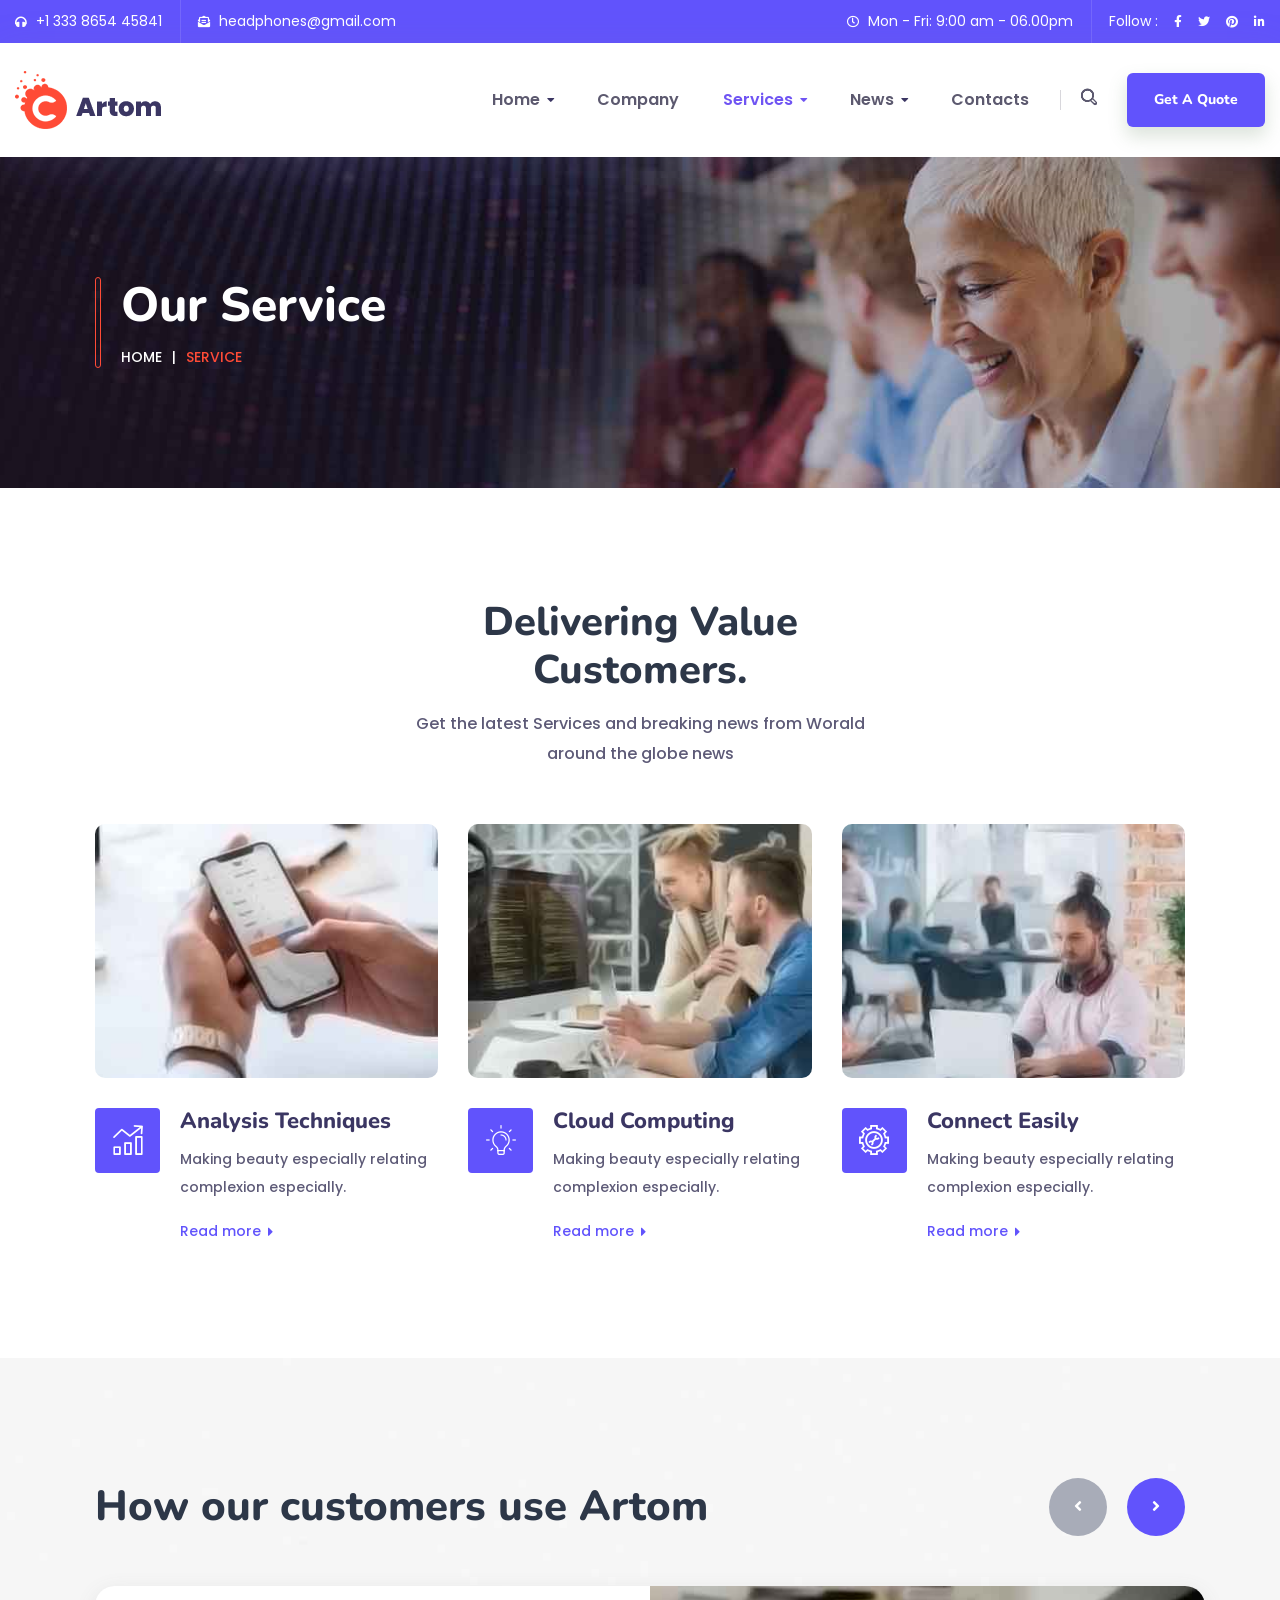
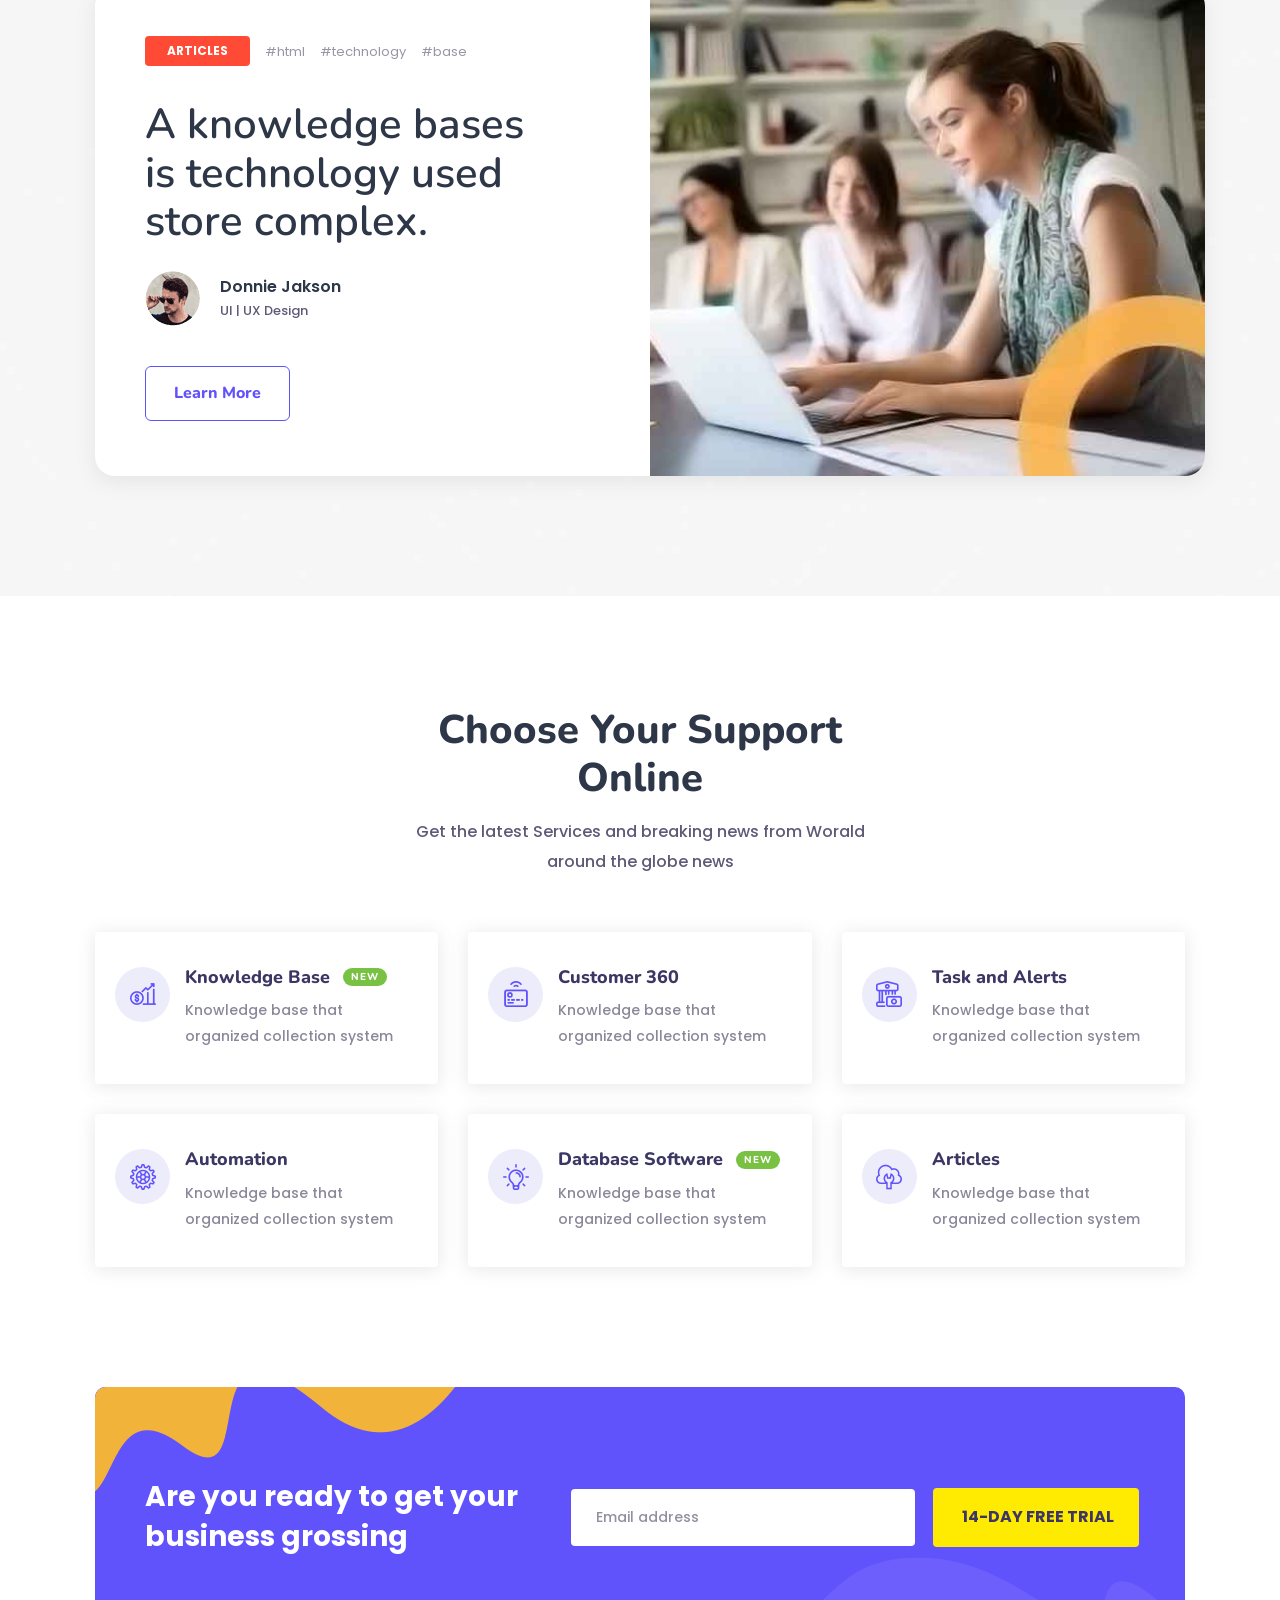
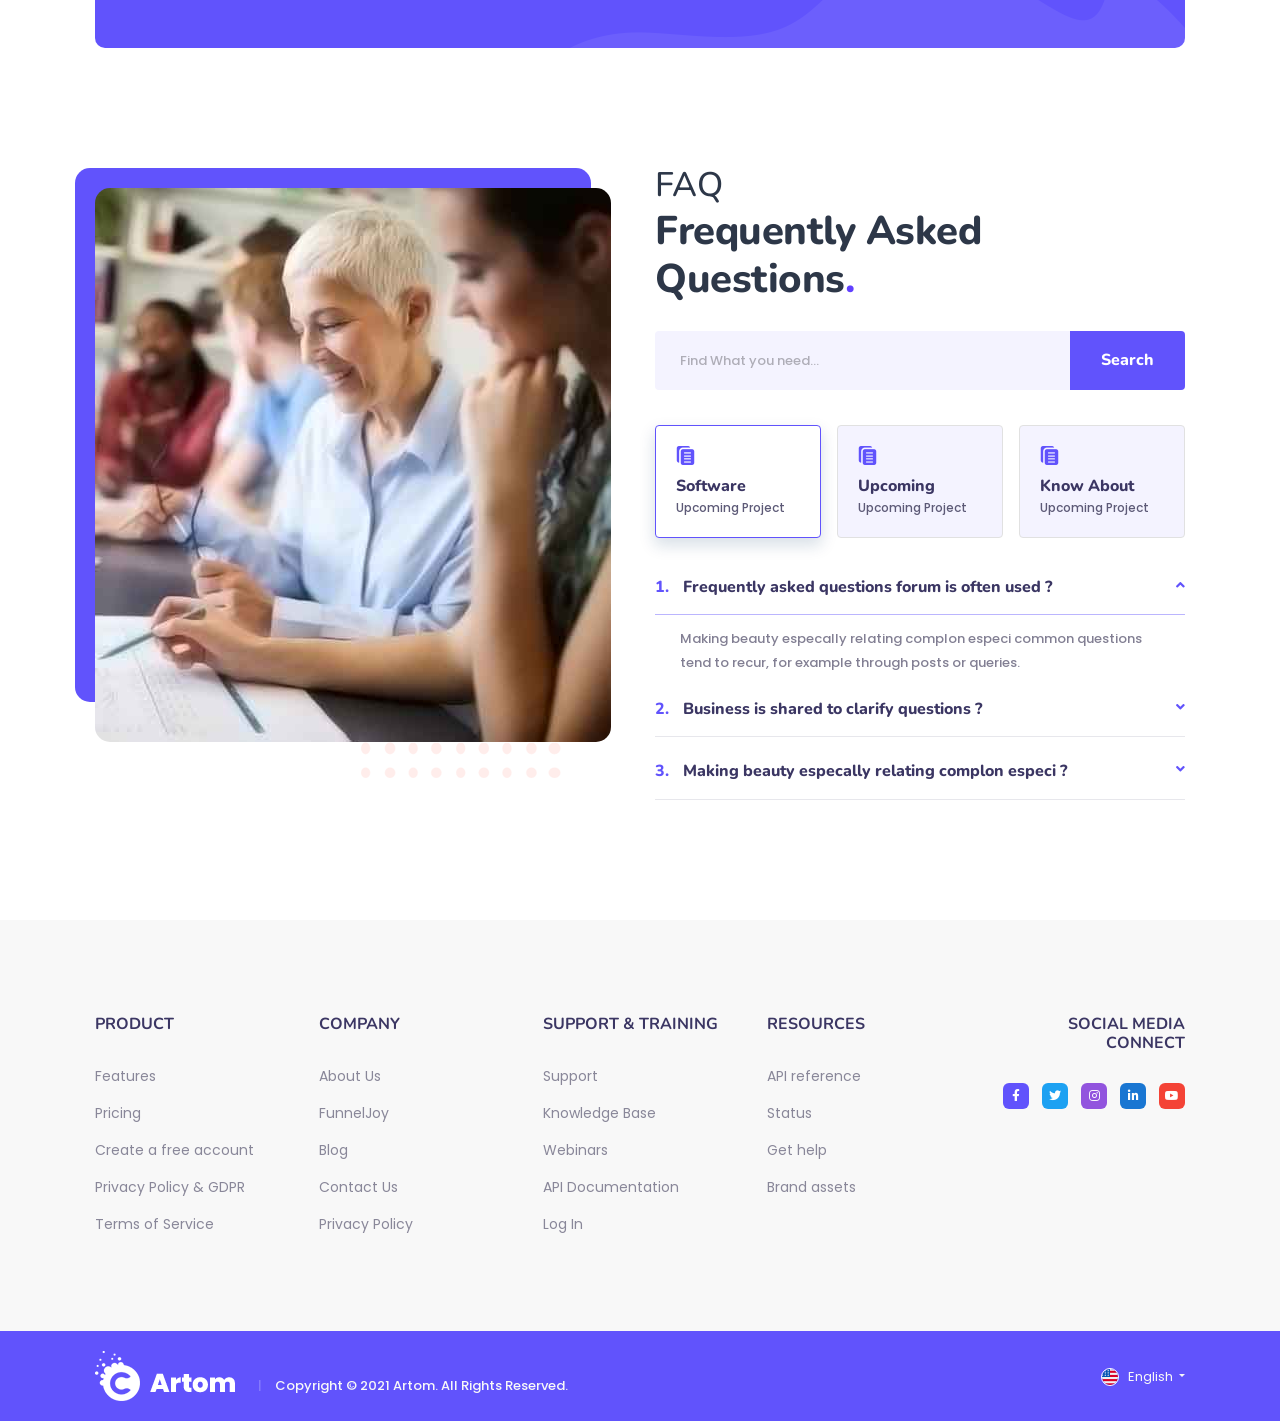
<file: services.html>
<!DOCTYPE html><html class="no-js" lang="en"><head>
        <meta charset="utf-8">
        <meta http-equiv="x-ua-compatible" content="ie=edge">
        <title>Artom - Modern &amp; Multipurpose HTML Template</title>
        <meta name="description" content="">
        <meta name="viewport" content="width=device-width, initial-scale=1">

		
        <!-- Place favicon.ico in the root directory -->

		<!-- CSS here -->
        <link rel="stylesheet" href="css/bootstrap.min.css">
        <link rel="stylesheet" href="css/animate.min.css">
        <link rel="stylesheet" href="css/magnific-popup.css">
        <link rel="stylesheet" href="css/fontawesome-all.min.css">
        <link rel="stylesheet" href="css/owl.carousel.min.css">
        <link rel="stylesheet" href="css/flaticon.css">
        <link rel="stylesheet" href="css/odometer.css">
        <link rel="stylesheet" href="css/aos.css">
        <link rel="stylesheet" href="css/slick.css">
        <link rel="stylesheet" href="css/default.css">
        <link rel="stylesheet" href="css/style.css">
        <link rel="stylesheet" href="css/responsive.css">
    </head>
    <body data-aos-easing="ease" data-aos-duration="1000" data-aos-delay="0">

        <!-- preloader -->
        <div id="preloader" style="opacity: 0.7745114089990659;">
            <div id="loading-center">
                <div class="loader">
                    <div class="loader-outter"></div>
                    <div class="loader-inner"></div>
                </div>
            </div>
        </div>
        <!-- preloader-end -->

		<!-- Scroll-top -->
        <button class="scroll-top scroll-to-target" data-target="html">
            <i class="fas fa-angle-up"></i>
        </button>
        <!-- Scroll-top-end-->

        <!-- header-area -->
        <header>
            <div class="header-top-wrap">
                <div class="container custom-container">
                    <div class="row">
                        <div class="col-lg-6 col-md-7 d-none d-md-block">
                            <div class="header-top-contact">
                                <ul>
                                    <li><a href="tel:0123456789"><i class="fas fa-headphones"></i> +1 333 8654 45841</a></li>
                                    <li><a href="##64171114140b161024011c05091408014a070b09"><i class="fas fa-envelope-open-text"></i> <span class="__cf_email__" data-cfemail="e4979194948b9690a4819c8589948881ca878b89">headphones@gmail.com</span></a></li>
                                </ul>
                            </div>
                        </div>
                        <div class="col-lg-6 col-md-5">
                            <div class="header-top-right">
                                <ul>
                                    <li class="header-time"><i class="far fa-clock"></i> Mon - Fri: 9:00 am - 06.00pm</li>
                                    <li class="header-social">
                                        <span>Follow :</span>
                                        <a href="#"><i class="fab fa-facebook-f"></i></a>
                                        <a href="#"><i class="fab fa-twitter"></i></a>
                                        <a href="#"><i class="fab fa-pinterest"></i></a>
                                        <a href="#"><i class="fab fa-linkedin-in"></i></a>
                                    </li>
                                </ul>
                            </div>
                        </div>
                    </div>
                </div>
            </div>
            <div id="sticky-header" class="main-header menu-area">
                <div class="container custom-container">
                    <div class="row">
                        <div class="col-12">
                            <div class="mobile-nav-toggler"><i class="fas fa-bars"></i></div>
                            <div class="menu-wrap">
                                <nav class="menu-nav show">
                                    <div class="logo">
                                        <a href="index.html"><img src="img/logo/logo.png" alt=""></a>
                                    </div>
                                    <div class="navbar-wrap main-menu d-none d-lg-flex">
                                        <ul class="navigation">
                                            <li class="menu-item-has-children"><a href="#">Home</a>
                                                <ul class="submenu">
                                                    <li><a href="index.html">Knowledge Base</a></li>
                                                    <li><a href="index-2.html">Home Software</a></li>
                                                    <li><a href="index-3.html">Home Consulting</a></li>
                                                </ul>
                                            <div class="dropdown-btn"><span class="fas fa-angle-down"></span></div></li>
                                            <li><a href="about-us.html">Company</a></li>
                                            <li class="active menu-item-has-children"><a href="#">Services</a>
                                                <ul class="submenu">
                                                    <li class="active"><a href="services.html">Our Services</a></li>
                                                    <li><a href="services-details.html">Services Details</a></li>
                                                </ul>
                                            <div class="dropdown-btn"><span class="fas fa-angle-down"></span></div></li>
                                            <li class="menu-item-has-children"><a href="#">News</a>
                                                <ul class="submenu">
                                                    <li><a href="blog.html">Our Blog</a></li>
                                                    <li><a href="blog-details.html">Blog Details</a></li>
                                                </ul>
                                            <div class="dropdown-btn"><span class="fas fa-angle-down"></span></div></li>
                                            <li><a href="contact.html">contacts</a></li>
                                        </ul>
                                    </div>
                                    <div class="header-action d-none d-md-block">
                                        <ul>
                                            <li class="header-search"><a href="#"><i class="flaticon-search-magnifier-outline"></i></a></li>
                                            <li class="header-btn"><a href="contact.html" class="btn">Get A Quote <span></span></a></li>
                                        </ul>
                                    </div>
                                </nav>
                            </div>
                            <!-- Mobile Menu  -->
                            <div class="mobile-menu">
                                <nav class="menu-box">
                                    <div class="close-btn"><i class="fas fa-times"></i></div>
                                    <div class="nav-logo"><a href="index.html"><img src="img/logo/logo.png" alt="" title=""></a>
                                    </div>
                                    <div class="menu-outer">
                                        <!--Here Menu Will Come Automatically Via Javascript / Same Menu as in Header-->
                                    
                                        <ul class="navigation">
                                            <li class="menu-item-has-children"><a href="#">Home</a>
                                                <ul class="submenu">
                                                    <li><a href="index.html">Knowledge Base</a></li>
                                                    <li><a href="index-2.html">Home Software</a></li>
                                                    <li><a href="index-3.html">Home Consulting</a></li>
                                                </ul>
                                            <div class="dropdown-btn"><span class="fas fa-angle-down"></span></div></li>
                                            <li><a href="about-us.html">Company</a></li>
                                            <li class="active menu-item-has-children"><a href="#">Services</a>
                                                <ul class="submenu">
                                                    <li class="active"><a href="services.html">Our Services</a></li>
                                                    <li><a href="services-details.html">Services Details</a></li>
                                                </ul>
                                            <div class="dropdown-btn"><span class="fas fa-angle-down"></span></div></li>
                                            <li class="menu-item-has-children"><a href="#">News</a>
                                                <ul class="submenu">
                                                    <li><a href="blog.html">Our Blog</a></li>
                                                    <li><a href="blog-details.html">Blog Details</a></li>
                                                </ul>
                                            <div class="dropdown-btn"><span class="fas fa-angle-down"></span></div></li>
                                            <li><a href="contact.html">contacts</a></li>
                                        </ul>
                                    </div>
                                    <div class="social-links">
                                        <ul class="clearfix">
                                            <li><a href="#"><span class="fab fa-twitter"></span></a></li>
                                            <li><a href="#"><span class="fab fa-facebook-square"></span></a></li>
                                            <li><a href="#"><span class="fab fa-pinterest-p"></span></a></li>
                                            <li><a href="#"><span class="fab fa-instagram"></span></a></li>
                                            <li><a href="#"><span class="fab fa-youtube"></span></a></li>
                                        </ul>
                                    </div>
                                </nav>
                            </div>
                            <div class="menu-backdrop"></div>
                            <!-- End Mobile Menu -->
                        </div>
                    </div>
                </div>
            </div>
            <!-- header-search -->
            <div class="search-popup-wrap" tabindex="-1" role="dialog" aria-hidden="true">
                <div class="search-close">
                    <span><i class="fas fa-times"></i></span>
                </div>
                <div class="search-wrap text-center">
                    <div class="container">
                        <div class="row">
                            <div class="col-12">
                                <h2 class="title">... Search Here ...</h2>
                                <div class="search-form">
                                    <form action="#">
                                        <input type="text" name="search" placeholder="Type keywords here">
                                        <button class="search-btn"><i class="fas fa-search"></i></button>
                                    </form>
                                </div>
                            </div>
                        </div>
                    </div>
                </div>
            </div>
            <!-- header-search-end -->
        </header>
        <!-- header-area-end -->

        <!-- main-area -->
        <main>

            <!-- breadcrumb-area -->
            <section class="breadcrumb-area breadcrumb-bg" data-background="img/bg/breadcrumb_bg.jpg" style="background-image: url(img/bg/breadcrumb_bg.jpg);">
                <div class="container">
                    <div class="container-inner-wrap">
                        <div class="row">
                            <div class="col-12">
                                <div class="breadcrumb-content">
                                    <h2 class="title">Our Service</h2>
                                    <nav aria-label="breadcrumb">
                                        <ol class="breadcrumb">
                                            <li class="breadcrumb-item"><a href="index.html">Home</a></li>
                                            <li class="breadcrumb-item active" aria-current="page">Service</li>
                                        </ol>
                                    </nav>
                                </div>
                            </div>
                        </div>
                    </div>
                </div>
            </section>
            <!-- breadcrumb-area-end -->

            <!-- delivering-value-area -->
            <section class="delivering-value-area pt-110 pb-70">
                <div class="container">
                    <div class="container-inner-wrap">
                        <div class="row justify-content-center">
                            <div class="col-xl-6 col-lg-8">
                                <div class="kb-section-title text-center mb-55">
                                    <h2 class="title">Delivering Value Customers.</h2>
                                    <p>Get the latest Services and breaking news from Worald around the globe news</p>
                                </div>
                            </div>
                        </div>
                        <div class="row justify-content-center">
                            <div class="col-xl-4 col-lg-5 col-md-6 col-sm-10">
                                <div class="delivering-value-item">
                                    <div class="dv-thumb">
                                        <a href="services-details.html"><img src="img/images/delivering_value01.jpg" alt=""></a>
                                    </div>
                                    <div class="dv-content-wrap">
                                        <div class="icon"><i class="flaticon-bar-chart"></i></div>
                                        <div class="content">
                                            <h4 class="title"><a href="services-details.html">Analysis Techniques</a></h4>
                                            <p>Making beauty especially relating complexion especially.</p>
                                            <a href="services-details.html">Read more <i class="fas fa-caret-right"></i></a>
                                        </div>
                                    </div>
                                </div>
                            </div>
                            <div class="col-xl-4 col-lg-5 col-md-6 col-sm-10">
                                <div class="delivering-value-item">
                                    <div class="dv-thumb">
                                        <a href="services-details.html"><img src="img/images/delivering_value02.jpg" alt=""></a>
                                    </div>
                                    <div class="dv-content-wrap">
                                        <div class="icon"><i class="flaticon-lamp"></i></div>
                                        <div class="content">
                                            <h4 class="title"><a href="services-details.html">Cloud Computing</a></h4>
                                            <p>Making beauty especially relating complexion especially.</p>
                                            <a href="services-details.html">Read more <i class="fas fa-caret-right"></i></a>
                                        </div>
                                    </div>
                                </div>
                            </div>
                            <div class="col-xl-4 col-lg-5 col-md-6 col-sm-10">
                                <div class="delivering-value-item">
                                    <div class="dv-thumb">
                                        <a href="services-details.html"><img src="img/images/delivering_value03.jpg" alt=""></a>
                                    </div>
                                    <div class="dv-content-wrap">
                                        <div class="icon"><i class="flaticon-maintenance"></i></div>
                                        <div class="content">
                                            <h4 class="title"><a href="services-details.html">Connect Easily</a></h4>
                                            <p>Making beauty especially relating complexion especially.</p>
                                            <a href="services-details.html">Read more <i class="fas fa-caret-right"></i></a>
                                        </div>
                                    </div>
                                </div>
                            </div>
                        </div>
                    </div>
                </div>
            </section>
            <!-- delivering-value-area-end -->

            <!-- customer-feedback -->
            <section class="customer-feedback-area" data-background="img/bg/feedback_bg.jpg" style="background-image: url(img/bg/feedback_bg.jpg);">
                <div class="container">
                    <div class="container-inner-wrap">
                        <div class="row">
                            <div class="col-12">
                                <div class="customer-feedback-title">
                                    <h2 class="title">How our customers use Artom</h2>
                                    <div class="feedback-slider-nav"><button type="button" class="slick-prev btn border-rounded-btn slick-arrow slick-disabled" aria-disabled="true" style=""><i class="fas fa-angle-left"></i></button><button type="button" class="slick-next btn border-rounded-btn slick-arrow" aria-disabled="false" style=""><i class="fas fa-angle-right"></i></button></div>
                                </div>
                            </div>
                        </div>
                    </div>
                    <div class="row">
                        <div class="col-12">
                            <div class="customer-feedback-active slick-initialized slick-slider">
                                <div class="slick-list draggable"><div class="slick-track" style="opacity: 1; width: 3810px; transform: translate3d(0px, 0px, 0px);"><div class="customer-feedback-item slick-slide slick-current slick-active" data-slick-index="0" aria-hidden="false" tabindex="0" style="width: 1110px;">
                                    <div class="feedback-item-content">
                                        <div class="feedback-tags">
                                            <ul>
                                                <li class="active"><a href="#" tabindex="0">articles</a></li>
                                                <li><a href="#" tabindex="0">#html</a></li>
                                                <li><a href="#" tabindex="0">#technology</a></li>
                                                <li><a href="#" tabindex="0">#base</a></li>
                                            </ul>
                                        </div>
                                        <h2 class="title">A knowledge bases is technology used store complex.</h2>
                                        <div class="feedback-client">
                                            <div class="thumb"><img src="img/images/feedback_client01.png" alt=""></div>
                                            <div class="info">
                                                <h5>Donnie Jakson</h5>
                                                <span>UI | UX Design</span>
                                            </div>
                                        </div>
                                        <a href="about-us.html" class="btn feedback-btn" tabindex="0">Learn More</a>
                                    </div>
                                    <div class="feedback-img" data-background="img/images/feedback_img.jpg" style="background-image: url(img/images/feedback_img.jpg);"></div>
                                </div><div class="customer-feedback-item slick-slide" data-slick-index="1" aria-hidden="true" tabindex="-1" style="width: 1110px;">
                                    <div class="feedback-item-content">
                                        <div class="feedback-tags">
                                            <ul>
                                                <li class="active"><a href="#" tabindex="-1">articles</a></li>
                                                <li><a href="#" tabindex="-1">#html</a></li>
                                                <li><a href="#" tabindex="-1">#technology</a></li>
                                                <li><a href="#" tabindex="-1">#base</a></li>
                                            </ul>
                                        </div>
                                        <h2 class="title">A knowledge bases is technology used store complex.</h2>
                                        <div class="feedback-client">
                                            <div class="thumb"><img src="img/images/feedback_client02.png" alt=""></div>
                                            <div class="info">
                                                <h5>Donnie Jakson</h5>
                                                <span>UI | UX Design</span>
                                            </div>
                                        </div>
                                        <a href="about-us.html" class="btn feedback-btn" tabindex="-1">Learn More</a>
                                    </div>
                                    <div class="feedback-img" data-background="img/images/feedback_img02.jpg" style="background-image: url(img/images/feedback_img02.jpg);"></div>
                                </div><div class="customer-feedback-item slick-slide" data-slick-index="2" aria-hidden="true" tabindex="-1" style="width: 1110px;">
                                    <div class="feedback-item-content">
                                        <div class="feedback-tags">
                                            <ul>
                                                <li class="active"><a href="#" tabindex="-1">articles</a></li>
                                                <li><a href="#" tabindex="-1">#html</a></li>
                                                <li><a href="#" tabindex="-1">#technology</a></li>
                                                <li><a href="#" tabindex="-1">#base</a></li>
                                            </ul>
                                        </div>
                                        <h2 class="title">A knowledge bases is technology used store complex.</h2>
                                        <div class="feedback-client">
                                            <div class="thumb"><img src="img/images/feedback_client01.png" alt=""></div>
                                            <div class="info">
                                                <h5>Donnie Jakson</h5>
                                                <span>UI | UX Design</span>
                                            </div>
                                        </div>
                                        <a href="about-us.html" class="btn feedback-btn" tabindex="-1">Learn More</a>
                                    </div>
                                    <div class="feedback-img" data-background="img/images/feedback_img03.jpg" style="background-image: url(img/images/feedback_img03.jpg);"></div>
                                </div></div></div>
                                
                                
                            </div>
                        </div>
                    </div>
                </div>
            </section>
            <!-- customer-feedback-end -->

            <!-- services-area -->
            <section class="kb-services-area">
                <div class="container">
                    <div class="container-inner-wrap">
                        <div class="row justify-content-center">
                            <div class="col-xl-6 col-lg-8">
                                <div class="kb-section-title text-center mb-55">
                                    <h2 class="title">Choose Your Support Online</h2>
                                    <p>Get the latest Services and breaking news from Worald around the globe news</p>
                                </div>
                            </div>
                        </div>
                        <div class="row justify-content-center">
                            <div class="col-xl-4 col-lg-4 col-md-6 col-sm-10">
                                <div class="kb-services-item">
                                    <a href="services-details.html" class="kb-services-link"></a>
                                    <div class="icon"><i class="flaticon-money-growth"></i></div>
                                    <div class="content">
                                        <h5>Knowledge Base<span class="new">NEW</span></h5>
                                        <p>Knowledge base that organized collection system</p>
                                    </div>
                                </div>
                            </div>
                            <div class="col-xl-4 col-lg-4 col-md-6 col-sm-10">
                                <div class="kb-services-item">
                                    <a href="services-details.html" class="kb-services-link"></a>
                                    <div class="icon"><i class="flaticon-credit-card"></i></div>
                                    <div class="content">
                                        <h5>Customer 360</h5>
                                        <p>Knowledge base that organized collection system</p>
                                    </div>
                                </div>
                            </div>
                            <div class="col-xl-4 col-lg-4 col-md-6 col-sm-10">
                                <div class="kb-services-item">
                                    <a href="services-details.html" class="kb-services-link"></a>
                                    <div class="icon"><i class="flaticon-bank"></i></div>
                                    <div class="content">
                                        <h5>Task and Alerts</h5>
                                        <p>Knowledge base that organized collection system</p>
                                    </div>
                                </div>
                            </div>
                            <div class="col-xl-4 col-lg-4 col-md-6 col-sm-10">
                                <div class="kb-services-item">
                                    <a href="services-details.html" class="kb-services-link"></a>
                                    <div class="icon"><i class="flaticon-clutch-disc"></i></div>
                                    <div class="content">
                                        <h5>Automation</h5>
                                        <p>Knowledge base that organized collection system</p>
                                    </div>
                                </div>
                            </div>
                            <div class="col-xl-4 col-lg-4 col-md-6 col-sm-10">
                                <div class="kb-services-item">
                                    <a href="services-details.html" class="kb-services-link"></a>
                                    <div class="icon"><i class="flaticon-idea"></i></div>
                                    <div class="content">
                                        <h5>Database Software<span class="new">NEW</span></h5>
                                        <p>Knowledge base that organized collection system</p>
                                    </div>
                                </div>
                            </div>
                            <div class="col-xl-4 col-lg-4 col-md-6 col-sm-10">
                                <div class="kb-services-item">
                                    <a href="services-details.html" class="kb-services-link"></a>
                                    <div class="icon"><i class="flaticon-online-service"></i></div>
                                    <div class="content">
                                        <h5>Articles</h5>
                                        <p>Knowledge base that organized collection system</p>
                                    </div>
                                </div>
                            </div>
                        </div>
                    </div>
                </div>
            </section>
            <!-- services-area-emd -->

            <!-- trial-area -->
            <section class="trial-area">
                <div class="container">
                    <div class="container-inner-wrap">
                        <div class="row">
                            <div class="col-12">
                                <div class="kb-trial-wrap">
                                    <h2 class="title">Are you ready to get your business grossing</h2>
                                    <div class="kb-trial-form">
                                        <form action="#">
                                            <input type="email" placeholder="Email address">
                                            <button class="btn">14-day Free Trial <span></span></button>
                                        </form>
                                    </div>
                                    <img src="img/images/trial_shape01.png" alt="" class="trial-shape top-shape wow fadeInDownBig" data-wow-delay=".3s" style="visibility: hidden; animation-delay: 0.3s; animation-name: none;">
                                    <img src="img/images/trial_shape02.png" alt="" class="trial-shape bottom-shape wow fadeInUpBig" data-wow-delay=".3s" style="visibility: hidden; animation-delay: 0.3s; animation-name: none;">
                                </div>
                            </div>
                        </div>
                    </div>
                </div>
            </section>
            <!-- trial-area-end -->

            <!-- faq-area -->
            <section class="faq-area pt-120 pb-120">
                <div class="container">
                    <div class="container-inner-wrap">
                        <div class="row">
                            <div class="col-lg-6">
                                <div class="faq-img">
                                    <img src="img/images/faq_img.jpg" alt="">
                                    <img src="img/images/faq_img_shape02.png" alt="" class="faq-bottom-shape">
                                </div>
                            </div>
                            <div class="col-lg-6">
                                <div class="section-title-two">
                                    <h5 class="sub-title">FAQ</h5>
                                    <h2 class="title">Frequently Asked Questions<span>.</span></h2>
                                </div>
                                <div class="faq-search-form">
                                    <form action="#">
                                        <input type="text" placeholder="Find What you need...">
                                        <button class="btn">Search</button>
                                    </form>
                                </div>
                                <ul class="nav nav-tabs faq-nav-tabs" id="myTab" role="tablist">
                                    <li class="nav-item" role="presentation">
                                        <a class="nav-link active" id="soft-tab" data-toggle="tab" href="#soft" role="tab" aria-controls="soft" aria-selected="true">
                                            <i class="flaticon-copy"></i>
                                            <span class="heading">Software</span>
                                            <span class="desc">Upcoming Project</span>
                                        </a>
                                    </li>
                                    <li class="nav-item" role="presentation">
                                        <a class="nav-link" id="upcoming-tab" data-toggle="tab" href="#upcoming" role="tab" aria-controls="upcoming" aria-selected="false">
                                            <i class="flaticon-copy"></i>
                                            <span class="heading">upcoming</span>
                                            <span class="desc">Upcoming Project</span>
                                        </a>
                                    </li>
                                    <li class="nav-item" role="presentation">
                                        <a class="nav-link" id="know-tab" data-toggle="tab" href="#know" role="tab" aria-controls="know" aria-selected="false">
                                            <i class="flaticon-copy"></i>
                                            <span class="heading">Know About</span>
                                            <span class="desc">Upcoming Project</span>
                                        </a>
                                    </li>
                                </ul>
                                <div class="tab-content faq-tab-content" id="myTabContent">
                                    <div class="tab-pane fade show active" id="soft" role="tabpanel" aria-labelledby="soft-tab">
                                        <div class="accordion faq-wrapper" id="accordionExample">
                                            <div class="card">
                                                <div class="card-header" id="headingOne">
                                                    <h2 class="mb-0">
                                                        <button class="btn-link" type="button" data-toggle="collapse" data-target="#collapseOne" aria-expanded="true" aria-controls="collapseOne">
                                                           <span class="count">1.</span> Frequently asked questions forum is often used ?
                                                        </button>
                                                    </h2>
                                                </div>
                                                <div id="collapseOne" class="collapse show" aria-labelledby="headingOne" data-parent="#accordionExample">
                                                    <div class="card-body">
                                                        Making beauty especally relating complon especi common questions tend to recur, for example through posts or queries.
                                                    </div>
                                                </div>
                                            </div>
                                            <div class="card">
                                                <div class="card-header" id="headingTwo">
                                                    <h2 class="mb-0">
                                                        <button class="btn-link collapsed" type="button" data-toggle="collapse" data-target="#collapseTwo" aria-expanded="false" aria-controls="collapseTwo">
                                                            <span class="count">2.</span> Business is shared to clarify questions ?
                                                        </button>
                                                    </h2>
                                                </div>
                                                <div id="collapseTwo" class="collapse" aria-labelledby="headingTwo" data-parent="#accordionExample">
                                                    <div class="card-body">
                                                        Making beauty especally relating complon especi common questions tend to recur, for example through posts or queries.
                                                    </div>
                                                </div>
                                            </div>
                                            <div class="card">
                                                <div class="card-header" id="headingThree">
                                                    <h2 class="mb-0">
                                                        <button class="btn-link collapsed" type="button" data-toggle="collapse" data-target="#collapseThree" aria-expanded="false" aria-controls="collapseThree">
                                                            <span class="count">3.</span> Making beauty especally relating complon especi ?
                                                        </button>
                                                    </h2>
                                                </div>
                                                <div id="collapseThree" class="collapse" aria-labelledby="headingThree" data-parent="#accordionExample">
                                                    <div class="card-body">
                                                        Making beauty especally relating complon especi common questions tend to recur, for example through posts or queries.
                                                    </div>
                                                </div>
                                            </div>
                                        </div>
                                    </div>
                                    <div class="tab-pane fade" id="upcoming" role="tabpanel" aria-labelledby="upcoming-tab">
                                        <div class="accordion faq-wrapper" id="accordionExampleTwo">
                                            <div class="card">
                                                <div class="card-header" id="ExtwoHeadingOne">
                                                    <h2 class="mb-0">
                                                        <button class="btn-link" type="button" data-toggle="collapse" data-target="#ExtwoCollapseOne" aria-expanded="true" aria-controls="ExtwoCollapseOne">
                                                            <span class="count">1.</span> Frequently asked questions forum is often used ?
                                                        </button>
                                                    </h2>
                                                </div>
                                                <div id="ExtwoCollapseOne" class="collapse show" aria-labelledby="ExtwoHeadingOne" data-parent="#accordionExampleTwo">
                                                    <div class="card-body">
                                                        Making beauty especally relating complon especi common questions tend to recur, for example through
                                                        posts or queries.
                                                    </div>
                                                </div>
                                            </div>
                                            <div class="card">
                                                <div class="card-header" id="ExtwoHeadingTwo">
                                                    <h2 class="mb-0">
                                                        <button class="btn-link collapsed" type="button" data-toggle="collapse" data-target="#ExtwoCollapseTwo" aria-expanded="false" aria-controls="ExtwoCollapseTwo">
                                                            <span class="count">2.</span> Business is shared to clarify questions ?
                                                        </button>
                                                    </h2>
                                                </div>
                                                <div id="ExtwoCollapseTwo" class="collapse" aria-labelledby="ExtwoHeadingTwo" data-parent="#accordionExampleTwo">
                                                    <div class="card-body">
                                                        Making beauty especally relating complon especi common questions tend to recur, for example through
                                                        posts or queries.
                                                    </div>
                                                </div>
                                            </div>
                                            <div class="card">
                                                <div class="card-header" id="ExtwoHeadingThree">
                                                    <h2 class="mb-0">
                                                        <button class="btn-link collapsed" type="button" data-toggle="collapse" data-target="#ExtwoCollapseThree" aria-expanded="false" aria-controls="ExtwoCollapseThree">
                                                            <span class="count">3.</span> Making beauty especally relating complon especi ?
                                                        </button>
                                                    </h2>
                                                </div>
                                                <div id="ExtwoCollapseThree" class="collapse" aria-labelledby="ExtwoHeadingThree" data-parent="#accordionExampleTwo">
                                                    <div class="card-body">
                                                        Making beauty especally relating complon especi common questions tend to recur, for example through
                                                        posts or queries.
                                                    </div>
                                                </div>
                                            </div>
                                        </div>
                                    </div>
                                    <div class="tab-pane fade" id="know" role="tabpanel" aria-labelledby="know-tab">
                                        <div class="accordion faq-wrapper" id="accordionExampleThree">
                                            <div class="card">
                                                <div class="card-header" id="ExthreeHeadingOne">
                                                    <h2 class="mb-0">
                                                        <button class="btn-link" type="button" data-toggle="collapse" data-target="#ExthreeCollapseOne" aria-expanded="true" aria-controls="ExthreeCollapseOne">
                                                            <span class="count">1.</span> Frequently asked questions forum is often used ?
                                                        </button>
                                                    </h2>
                                                </div>
                                                <div id="ExthreeCollapseOne" class="collapse show" aria-labelledby="ExthreeHeadingOne" data-parent="#accordionExampleThree">
                                                    <div class="card-body">
                                                        Making beauty especally relating complon especi common questions tend to recur, for example through
                                                        posts or queries.
                                                    </div>
                                                </div>
                                            </div>
                                            <div class="card">
                                                <div class="card-header" id="ExthreeHeadingTwo">
                                                    <h2 class="mb-0">
                                                        <button class="btn-link collapsed" type="button" data-toggle="collapse" data-target="#ExthreeCollapseTwo" aria-expanded="false" aria-controls="ExthreeCollapseTwo">
                                                            <span class="count">2.</span> Business is shared to clarify questions ?
                                                        </button>
                                                    </h2>
                                                </div>
                                                <div id="ExthreeCollapseTwo" class="collapse" aria-labelledby="ExthreeHeadingTwo" data-parent="#accordionExampleThree">
                                                    <div class="card-body">
                                                        Making beauty especally relating complon especi common questions tend to recur, for example through
                                                        posts or queries.
                                                    </div>
                                                </div>
                                            </div>
                                            <div class="card">
                                                <div class="card-header" id="ExthreeHeadingThree">
                                                    <h2 class="mb-0">
                                                        <button class="btn-link collapsed" type="button" data-toggle="collapse" data-target="#ExthreeCollapseThree" aria-expanded="false" aria-controls="ExthreeCollapseThree">
                                                            <span class="count">3.</span> Making beauty especally relating complon especi ?
                                                        </button>
                                                    </h2>
                                                </div>
                                                <div id="ExthreeCollapseThree" class="collapse" aria-labelledby="ExthreeHeadingThree" data-parent="#accordionExampleThree">
                                                    <div class="card-body">
                                                        Making beauty especally relating complon especi common questions tend to recur, for example through
                                                        posts or queries.
                                                    </div>
                                                </div>
                                            </div>
                                        </div>
                                    </div>
                                </div>
                            </div>
                        </div>
                    </div>
                </div>
            </section>
            <!-- faq-area-end -->

        </main>
        <!-- main-area-end -->


        <!-- footer-area -->
        <footer>
            <div class="footer-top-wrap gray-bg">
                <div class="container">
                    <div class="container-inner-wrap">
                        <div class="row">
                            <div class="col">
                                <div class="footer-widget">
                                    <div class="fw-title">
                                        <h5 class="title">Product</h5>
                                    </div>
                                    <div class="fw-link">
                                        <ul>
                                            <li><a href="services.html">Features</a></li>
                                            <li><a href="services-details.html">Pricing</a></li>
                                            <li><a href="contact.html">Create a free account</a></li>
                                            <li><a href="contact.html">Privacy Policy &amp; GDPR</a></li>
                                            <li><a href="contact.html">Terms of Service</a></li>
                                        </ul>
                                    </div>
                                </div>
                            </div>
                            <div class="col">
                                <div class="footer-widget">
                                    <div class="fw-title">
                                        <h5 class="title">Company</h5>
                                    </div>
                                    <div class="fw-link">
                                        <ul>
                                            <li><a href="about-us.html">About Us</a></li>
                                            <li><a href="services-details.html">FunnelJoy</a></li>
                                            <li><a href="blog.html">Blog</a></li>
                                            <li><a href="contact.html">Contact Us</a></li>
                                            <li><a href="contact.html">Privacy Policy</a></li>
                                        </ul>
                                    </div>
                                </div>
                            </div>
                            <div class="col">
                                <div class="footer-widget">
                                    <div class="fw-title">
                                        <h5 class="title">SUPPORT &amp; TRAINING</h5>
                                    </div>
                                    <div class="fw-link">
                                        <ul>
                                            <li><a href="contact.html">Support</a></li>
                                            <li><a href="index.html">Knowledge Base</a></li>
                                            <li><a href="services-details.html">Webinars</a></li>
                                            <li><a href="contact.html">API Documentation</a></li>
                                            <li><a href="contact.html">Log In</a></li>
                                        </ul>
                                    </div>
                                </div>
                            </div>
                            <div class="col">
                                <div class="footer-widget">
                                    <div class="fw-title">
                                        <h5 class="title">Resources</h5>
                                    </div>
                                    <div class="fw-link">
                                        <ul>
                                            <li><a href="services-details.html">API reference</a></li>
                                            <li><a href="services-details.html">Status</a></li>
                                            <li><a href="contact.html">Get help</a></li>
                                            <li><a href="services-details.html">Brand assets</a></li>
                                        </ul>
                                    </div>
                                </div>
                            </div>
                            <div class="col">
                                <div class="footer-widget text-left text-xl-right">
                                    <div class="fw-title">
                                        <h5 class="title">SOCIAL MEDIA CONNECT</h5>
                                    </div>
                                    <div class="fw-social">
                                        <ul>
                                            <li><a href="#"><i class="fab fa-facebook-f"></i></a></li>
                                            <li><a href="#"><i class="fab fa-twitter"></i></a></li>
                                            <li><a href="#"><i class="fab fa-instagram"></i></a></li>
                                            <li><a href="#"><i class="fab fa-linkedin-in"></i></a></li>
                                            <li><a href="#"><i class="fab fa-youtube"></i></a></li>
                                        </ul>
                                    </div>
                                </div>
                            </div>
                        </div>
                    </div>
                </div>
            </div>
            <div class="copyright-wrap">
                <div class="container">
                    <div class="container-inner-wrap">
                        <div class="row align-items-center">
                            <div class="col-lg-8 col-md-9">
                                <div class="copyright-text">
                                    <div class="logo"><a href="index.html"><img src="img/logo/fw_logo.png" alt=""></a></div>
                                    <p>Copyright © 2021 Artom. All Rights Reserved.</p>
                                </div>
                            </div>
                            <div class="col-lg-4 col-md-3 d-none d-md-block">
                                <div class="footer-lang">
                                    <div class="dropdown">
                                        <button class="dropdown-toggle" type="button" id="dropdownMenuButton" data-toggle="dropdown" aria-haspopup="true" aria-expanded="false">
                                            <img src="img/icon/united-states.png" alt=""> English
                                        </button>
                                        <div class="dropdown-menu" aria-labelledby="dropdownMenuButton">
                                            <a class="dropdown-item" href="#"><img src="img/icon/russia.png" alt="">Russia</a>
                                            <a class="dropdown-item" href="#"><img src="img/icon/thailand.png" alt="">Thailand</a>
                                            <a class="dropdown-item" href="#"><img src="img/icon/india.png" alt="">India</a>
                                        </div>
                                    </div>
                                </div>
                            </div>
                        </div>
                    </div>
                </div>
            </div>
        </footer>
        <!-- footer-area-end -->





		<!-- JS here -->
        <script src="js/vendor/jquery-3.6.0.min.js"></script>
        <script src="js/bootstrap.min.js"></script>
        <script src="js/isotope.pkgd.min.js"></script>
        <script src="js/imagesloaded.pkgd.min.js"></script>
        <script src="js/jquery.magnific-popup.min.js"></script>
        <script src="js/owl.carousel.min.js"></script>
        <script src="js/jquery.odometer.min.js"></script>
        <script src="js/jquery.appear.js"></script>
        <script src="js/slick.min.js"></script>
        <script src="js/ajax-form.js"></script>
        <script src="js/wow.min.js"></script>
        <script src="js/aos.js"></script>
        <script src="js/plugins.js"></script>
        <script src="js/main.js"></script>
    

</body></html>
</file>
<file: css/flaticon.css>
@font-face {
    font-family: "flaticon";
    src: url("../fonts/flaticon%EF%B9%9647fc6aefccc57a13c37d6cb703e6a456.ttf") format("truetype");
}

i[class^="flaticon-"]:before, i[class*=" flaticon-"]:before {
    font-family: flaticon !important;
    font-style: normal;
    font-weight: normal !important;
    font-variant: normal;
    text-transform: none;
    line-height: 1;
    -webkit-font-smoothing: antialiased;
    -moz-osx-font-smoothing: grayscale;
}

.flaticon-bar-chart:before {
    content: "\f101";
}
.flaticon-24-hours:before {
    content: "\f102";
}
.flaticon-search-magnifier-outline:before {
    content: "\f103";
}
.flaticon-support:before {
    content: "\f104";
}
.flaticon-online-service:before {
    content: "\f105";
}
.flaticon-check:before {
    content: "\f106";
}
.flaticon-done-tick:before {
    content: "\f107";
}
.flaticon-left-quote:before {
    content: "\f108";
}
.flaticon-left-arrow:before {
    content: "\f109";
}
.flaticon-arrow:before {
    content: "\f10a";
}
.flaticon-lamp:before {
    content: "\f10b";
}
.flaticon-money-growth:before {
    content: "\f10c";
}
.flaticon-idea:before {
    content: "\f10d";
}
.flaticon-idea-1:before {
    content: "\f10e";
}
.flaticon-tax-free:before {
    content: "\f10f";
}
.flaticon-credit-card:before {
    content: "\f110";
}
.flaticon-bank:before {
    content: "\f111";
}
.flaticon-maintenance:before {
    content: "\f112";
}
.flaticon-clutch-disc:before {
    content: "\f113";
}
.flaticon-rocket:before {
    content: "\f114";
}
.flaticon-copy:before {
    content: "\f115";
}
.flaticon-send:before {
    content: "\f116";
}
.flaticon-clockwise:before {
    content: "\f117";
}
.flaticon-happy:before {
    content: "\f118";
}
.flaticon-quotation-marks:before {
    content: "\f119";
}
</file>
<file: css/odometer.css>
.odometer.odometer-auto-theme, .odometer.odometer-theme-default {
  display: inline-block;
  vertical-align: middle;
  *vertical-align: auto;
  *zoom: 1;
  *display: inline;
  position: relative;
}
.odometer.odometer-auto-theme .odometer-digit, .odometer.odometer-theme-default .odometer-digit {
  display: inline-block;
  vertical-align: middle;
  *vertical-align: auto;
  *zoom: 1;
  *display: inline;
  position: relative;
}
.odometer.odometer-auto-theme .odometer-digit .odometer-digit-spacer, .odometer.odometer-theme-default .odometer-digit .odometer-digit-spacer {
  display: inline-block;
  vertical-align: middle;
  *vertical-align: auto;
  *zoom: 1;
  *display: inline;
  visibility: hidden;
}
.odometer.odometer-auto-theme .odometer-digit .odometer-digit-inner, .odometer.odometer-theme-default .odometer-digit .odometer-digit-inner {
  text-align: left;
  display: block;
  position: absolute;
  top: 0;
  left: 0;
  right: 0;
  bottom: 0;
  overflow: hidden;
}
.odometer.odometer-auto-theme .odometer-digit .odometer-ribbon, .odometer.odometer-theme-default .odometer-digit .odometer-ribbon {
  display: block;
}
.odometer.odometer-auto-theme .odometer-digit .odometer-ribbon-inner, .odometer.odometer-theme-default .odometer-digit .odometer-ribbon-inner {
  display: block;
  -webkit-backface-visibility: hidden;
  backface-visibility: hidden;
}
.odometer.odometer-auto-theme .odometer-digit .odometer-value, .odometer.odometer-theme-default .odometer-digit .odometer-value {
  display: block;
  -webkit-transform: translateZ(0);
  transform: translateZ(0);
}
.odometer.odometer-auto-theme .odometer-digit .odometer-value.odometer-last-value, .odometer.odometer-theme-default .odometer-digit .odometer-value.odometer-last-value {
  position: absolute;
}
.odometer.odometer-auto-theme.odometer-animating-up .odometer-ribbon-inner, .odometer.odometer-theme-default.odometer-animating-up .odometer-ribbon-inner {
  -webkit-transition: -webkit-transform 2s;
  -moz-transition: -moz-transform 2s;
  -ms-transition: -ms-transform 2s;
  -o-transition: -o-transform 2s;
  transition: transform 2s;
}
.odometer.odometer-auto-theme.odometer-animating-up.odometer-animating .odometer-ribbon-inner, .odometer.odometer-theme-default.odometer-animating-up.odometer-animating .odometer-ribbon-inner {
  -webkit-transform: translateY(-100%);
  -moz-transform: translateY(-100%);
  -ms-transform: translateY(-100%);
  -o-transform: translateY(-100%);
  transform: translateY(-100%);
}
.odometer.odometer-auto-theme.odometer-animating-down .odometer-ribbon-inner, .odometer.odometer-theme-default.odometer-animating-down .odometer-ribbon-inner {
  -webkit-transform: translateY(-100%);
  -moz-transform: translateY(-100%);
  -ms-transform: translateY(-100%);
  -o-transform: translateY(-100%);
  transform: translateY(-100%);
}
.odometer.odometer-auto-theme.odometer-animating-down.odometer-animating .odometer-ribbon-inner, .odometer.odometer-theme-default.odometer-animating-down.odometer-animating .odometer-ribbon-inner {
  -webkit-transition: -webkit-transform 2s;
  -moz-transition: -moz-transform 2s;
  -ms-transition: -ms-transform 2s;
  -o-transition: -o-transform 2s;
  transition: transform 2s;
  -webkit-transform: translateY(0);
  -moz-transform: translateY(0);
  -ms-transform: translateY(0);
  -o-transform: translateY(0);
  transform: translateY(0);
}
.odometer.odometer-auto-theme .odometer-value, .odometer.odometer-theme-default .odometer-value {
  text-align: center;
}
.odometer-formatting-mark {
  display: none;
}
</file>
<file: css/default.css>
/* Deafult Margin & Padding */
/*-- Margin Top --*/
.mt-5 {
	margin-top: 5px;
}
.mt-10 {
	margin-top: 10px;
}
.mt-15 {
	margin-top: 15px;
}
.mt-20 {
	margin-top: 20px;
}
.mt-25 {
	margin-top: 25px;
}
.mt-30 {
	margin-top: 30px;
}
.mt-35 {
	margin-top: 35px;
}
.mt-40 {
	margin-top: 40px;
}
.mt-45 {
	margin-top: 45px;
}
.mt-50 {
	margin-top: 50px;
}
.mt-55 {
	margin-top: 55px;
}
.mt-60 {
	margin-top: 60px;
}
.mt-65 {
	margin-top: 65px;
}
.mt-70 {
	margin-top: 70px;
}
.mt-75 {
	margin-top: 75px;
}
.mt-80 {
	margin-top: 80px;
}
.mt-85 {
	margin-top: 85px;
}
.mt-90 {
	margin-top: 90px;
}
.mt-95 {
	margin-top: 95px;
}
.mt-100 {
	margin-top: 100px;
}
.mt-105 {
	margin-top: 105px;
}
.mt-110 {
	margin-top: 110px;
}
.mt-115 {
	margin-top: 115px;
}
.mt-120 {
	margin-top: 120px;
}
.mt-125 {
	margin-top: 125px;
}
.mt-130 {
	margin-top: 130px;
}
.mt-135 {
	margin-top: 135px;
}
.mt-140 {
	margin-top: 140px;
}
.mt-145 {
	margin-top: 145px;
}
.mt-150 {
	margin-top: 150px;
}
.mt-155 {
	margin-top: 155px;
}
.mt-160 {
	margin-top: 160px;
}
.mt-165 {
	margin-top: 165px;
}
.mt-170 {
	margin-top: 170px;
}
.mt-175 {
	margin-top: 175px;
}
.mt-180 {
	margin-top: 180px;
}
.mt-185 {
	margin-top: 185px;
}
.mt-190 {
	margin-top: 190px;
}
.mt-195 {
	margin-top: 195px;
}
.mt-200 {
	margin-top: 200px;
}
/*-- Margin Bottom --*/

.mb-5 {
	margin-bottom: 5px;
}
.mb-10 {
	margin-bottom: 10px;
}
.mb-15 {
	margin-bottom: 15px;
}
.mb-20 {
	margin-bottom: 20px;
}
.mb-25 {
	margin-bottom: 25px;
}
.mb-30 {
	margin-bottom: 30px;
}
.mb-35 {
	margin-bottom: 35px;
}
.mb-40 {
	margin-bottom: 40px;
}
.mb-45 {
	margin-bottom: 45px;
}
.mb-50 {
	margin-bottom: 50px;
}
.mb-55 {
	margin-bottom: 55px;
}
.mb-60 {
	margin-bottom: 60px;
}
.mb-65 {
	margin-bottom: 65px;
}
.mb-70 {
	margin-bottom: 70px;
}
.mb-75 {
	margin-bottom: 75px;
}
.mb-80 {
	margin-bottom: 80px;
}
.mb-85 {
	margin-bottom: 85px;
}
.mb-90 {
	margin-bottom: 90px;
}
.mb-95 {
	margin-bottom: 95px;
}
.mb-100 {
	margin-bottom: 100px;
}
.mb-105 {
	margin-bottom: 105px;
}
.mb-110 {
	margin-bottom: 110px;
}
.mb-115 {
	margin-bottom: 115px;
}
.mb-120 {
	margin-bottom: 120px;
}
.mb-125 {
	margin-bottom: 125px;
}
.mb-130 {
	margin-bottom: 130px;
}
.mb-135 {
	margin-bottom: 135px;
}
.mb-140 {
	margin-bottom: 140px;
}
.mb-145 {
	margin-bottom: 145px;
}
.mb-150 {
	margin-bottom: 150px;
}
.mb-155 {
	margin-bottom: 155px;
}
.mb-160 {
	margin-bottom: 160px;
}
.mb-165 {
	margin-bottom: 165px;
}
.mb-170 {
	margin-bottom: 170px;
}
.mb-175 {
	margin-bottom: 175px;
}
.mb-180 {
	margin-bottom: 180px;
}
.mb-185 {
	margin-bottom: 185px;
}
.mb-190 {
	margin-bottom: 190px;
}
.mb-195 {
	margin-bottom: 195px;
}
.mb-200 {
	margin-bottom: 200px;
}
/*-- Padding Top --*/

.pt-5 {
	padding-top: 5px;
}
.pt-10 {
	padding-top: 10px;
}
.pt-15 {
	padding-top: 15px;
}
.pt-20 {
	padding-top: 20px;
}
.pt-25 {
	padding-top: 25px;
}
.pt-30 {
	padding-top: 30px;
}
.pt-35 {
	padding-top: 35px;
}
.pt-40 {
	padding-top: 40px;
}
.pt-45 {
	padding-top: 45px;
}
.pt-50 {
	padding-top: 50px;
}
.pt-55 {
	padding-top: 55px;
}
.pt-60 {
	padding-top: 60px;
}
.pt-65 {
	padding-top: 65px;
}
.pt-70 {
	padding-top: 70px;
}
.pt-75 {
	padding-top: 75px;
}
.pt-80 {
	padding-top: 80px;
}
.pt-85 {
	padding-top: 85px;
}
.pt-90 {
	padding-top: 90px;
}
.pt-95 {
	padding-top: 95px;
}
.pt-100 {
	padding-top: 100px;
}
.pt-105 {
	padding-top: 105px;
}
.pt-110 {
	padding-top: 110px;
}
.pt-115 {
	padding-top: 115px;
}
.pt-120 {
	padding-top: 120px;
}
.pt-125 {
	padding-top: 125px;
}
.pt-130 {
	padding-top: 130px;
}
.pt-135 {
	padding-top: 135px;
}
.pt-140 {
	padding-top: 140px;
}
.pt-145 {
	padding-top: 145px;
}
.pt-150 {
	padding-top: 150px;
}
.pt-155 {
	padding-top: 155px;
}
.pt-160 {
	padding-top: 160px;
}
.pt-165 {
	padding-top: 165px;
}
.pt-170 {
	padding-top: 170px;
}
.pt-175 {
	padding-top: 175px;
}
.pt-180 {
	padding-top: 180px;
}
.pt-185 {
	padding-top: 185px;
}
.pt-190 {
	padding-top: 190px;
}
.pt-195 {
	padding-top: 195px;
}
.pt-200 {
	padding-top: 200px;
}
/*-- Padding Bottom --*/

.pb-5 {
	padding-bottom: 5px;
}
.pb-10 {
	padding-bottom: 10px;
}
.pb-15 {
	padding-bottom: 15px;
}
.pb-20 {
	padding-bottom: 20px;
}
.pb-25 {
	padding-bottom: 25px;
}
.pb-30 {
	padding-bottom: 30px;
}
.pb-35 {
	padding-bottom: 35px;
}
.pb-40 {
	padding-bottom: 40px;
}
.pb-45 {
	padding-bottom: 45px;
}
.pb-50 {
	padding-bottom: 50px;
}
.pb-55 {
	padding-bottom: 55px;
}
.pb-60 {
	padding-bottom: 60px;
}
.pb-65 {
	padding-bottom: 65px;
}
.pb-70 {
	padding-bottom: 70px;
}
.pb-75 {
	padding-bottom: 75px;
}
.pb-80 {
	padding-bottom: 80px;
}
.pb-85 {
	padding-bottom: 85px;
}
.pb-90 {
	padding-bottom: 90px;
}
.pb-95 {
	padding-bottom: 95px;
}
.pb-100 {
	padding-bottom: 100px;
}
.pb-105 {
	padding-bottom: 105px;
}
.pb-110 {
	padding-bottom: 110px;
}
.pb-115 {
	padding-bottom: 115px;
}
.pb-120 {
	padding-bottom: 120px;
}
.pb-125 {
	padding-bottom: 125px;
}
.pb-130 {
	padding-bottom: 130px;
}
.pb-135 {
	padding-bottom: 135px;
}
.pb-140 {
	padding-bottom: 140px;
}
.pb-145 {
	padding-bottom: 145px;
}
.pb-150 {
	padding-bottom: 150px;
}
.pb-155 {
	padding-bottom: 155px;
}
.pb-160 {
	padding-bottom: 160px;
}
.pb-165 {
	padding-bottom: 165px;
}
.pb-170 {
	padding-bottom: 170px;
}
.pb-175 {
	padding-bottom: 175px;
}
.pb-180 {
	padding-bottom: 180px;
}
.pb-185 {
	padding-bottom: 185px;
}
.pb-190 {
	padding-bottom: 190px;
}
.pb-195 {
	padding-bottom: 195px;
}
.pb-200 {
	padding-bottom: 200px;
}



/*-- Padding Left --*/
.pl-0 {
	padding-left: 0px;
}
.pl-5 {
	padding-left: 5px;
}
.pl-10 {
	padding-left: 10px;
}
.pl-15 {
	padding-left: 15px;
}
.pl-20{
	padding-left: 20px;
}
.pl-25 {
	padding-left: 35px;
}
.pl-30 {
	padding-left: 30px;
}
.pl-35 {
	padding-left: 35px;
}

.pl-35 {
	padding-left: 35px;
}

.pl-40 {
	padding-left: 40px;
}

.pl-45 {
	padding-left: 45px;
}

.pl-50 {
	padding-left: 50px;
}

.pl-55 {
	padding-left: 55px;
}

.pl-60 {
	padding-left: 60px;
}
.pl-65 {
	padding-left: 65px;
}
.pl-70 {
	padding-left: 70px;
}
.pl-75 {
	padding-left: 75px;
}
.pl-80 {
	padding-left: 80px;
}
.pl-85 {
	padding-left: 80px;
}
.pl-90 {
	padding-left: 90px;
}
.pl-95 {
	padding-left: 95px;
}
.pl-100 {
	padding-left: 100px;
}


/*-- Padding Right --*/
.pr-0 {
	padding-right: 0px;
}
.pr-5 {
	padding-right: 5px;
}
.pr-10 {
	padding-right: 10px;
}
.pr-15 {
	padding-right: 15px;
}
.pr-20{
	padding-right: 20px;
}
.pr-25 {
	padding-right: 35px;
}
.pr-30 {
	padding-right: 30px;
}
.pr-35 {
	padding-right: 35px;
}

.pr-35 {
	padding-right: 35px;
}

.pr-40 {
	padding-right: 40px;
}

.pr-45 {
	padding-right: 45px;
}

.pr-50 {
	padding-right: 50px;
}

.pr-55 {
	padding-right: 55px;
}

.pr-60 {
	padding-right: 60px;
}
.pr-65 {
	padding-right: 65px;
}
.pr-70 {
	padding-right: 70px;
}
.pr-75 {
	padding-right: 75px;
}
.pr-80 {
	padding-right: 80px;
}
.pr-85 {
	padding-right: 80px;
}
.pr-90 {
	padding-right: 90px;
}
.pr-95 {
	padding-right: 95px;
}
.pr-100 {
	padding-right: 100px;
}

/* font weight */
.f-700{font-weight: 700;}
.f-600{font-weight: 600;}
.f-500{font-weight: 500;}
.f-400{font-weight: 400;}
.f-300{font-weight: 300;}

/* Background Color */

.gray-bg {
	background: #f8f8f8;
}
.white-bg {
	background: #fff;
}
.black-bg {
	background: #222;
}
.theme-bg {
	background: #222;
}
.primary-bg {
	background: #222;
}
/* Color */

.white-color {
	color: #fff;
}
.black-color {
	color: #222;
}
.theme-color {
	color: #222;
}
.primary-color {
	color: #222;
}
/* black overlay */

[data-overlay] {
	position: relative;
}
[data-overlay]::before {
	background: #000 none repeat scroll 0 0;
	content: "";
	height: 100%;
	left: 0;
	position: absolute;
	top: 0;
	width: 100%;
	z-index: 1;
}
[data-overlay="3"]::before {
	opacity: 0.3;
}
[data-overlay="4"]::before {
	opacity: 0.4;
}
[data-overlay="5"]::before {
	opacity: 0.5;
}
[data-overlay="6"]::before {
	opacity: 0.6;
}
[data-overlay="7"]::before {
	opacity: 0.7;
}
[data-overlay="8"]::before {
	opacity: 0.8;
}
[data-overlay="9"]::before {
	opacity: 0.9;
}
</file>
<file: css/style.css>
/*
  Theme Name: Artom - Modern & Multipurpose HTML Template
  Support: admin@gmail.com
  Description: Artom - Modern & Multipurpose HTML Template
  Version: 1.0
*/

/* CSS Index
-----------------------------------

1. Theme default css
2. Header
3. Search
4. Mobile-menu
5. Breadcrumb
6. Banner
7. Brand
8. Features
9. Feedback
10. Services
11. Business
12. Delivering Value
13. Team
14. Faq
15. Trial-area
16. Online-support
17. Testimonial
18. Gallery
19. Blog
20. Contact
21. Footer
22. Preloader

*/



/* 1. Theme default css */
@import url('https://fonts.googleapis.com/css2?family=Nunito:ital,wght@0,400;0,600;0,700;0,800;0,900;1,400;1,600;1,700;1,800&family=Poppins:ital,wght@0,400;0,500;0,600;0,700;0,800;1,400;1,500;1,600&display=swap');
body {
	font-family: 'Poppins', sans-serif;
	font-weight: 500;
	font-size: 16px;
	color: #5d5a77;
	font-style: normal;
}
.img {
	max-width: 100%;
	transition: all 0.3s ease-out 0s;
}
.f-left {
	float: left
}
.f-right {
	float: right
}
.fix {
	overflow: hidden
}
a,
.button {
	-webkit-transition: all 0.3s ease-out 0s;
	-moz-transition: all 0.3s ease-out 0s;
	-ms-transition: all 0.3s ease-out 0s;
	-o-transition: all 0.3s ease-out 0s;
	transition: all 0.3s ease-out 0s;
}
a:focus,
.btn:focus,
.button:focus {
	text-decoration: none;
	outline: none;
	box-shadow: none;
}

a:hover,
.portfolio-cat a:hover,
.footer -menu li a:hover {
	color: #2B96CC;
	text-decoration: none;
}
a,
button {
	color: #1696e7;
	outline: medium none;
}
button:focus,input:focus,input:focus,textarea,textarea:focus{outline: 0}
.uppercase {
	text-transform: uppercase;
}
.capitalize {
	text-transform: capitalize;
}
h1,
h2,
h3,
h4,
h5,
h6 {
	font-family: 'Nunito', sans-serif;
	color: #2d3748;
	margin-top: 0px;
	font-style: normal;
	font-weight: 800;
}
h1 a,
h2 a,
h3 a,
h4 a,
h5 a,
h6 a {
	color: inherit;
}
h1 {
	font-size: 40px;
	font-weight: 700;
}
h2 {
	font-size: 35px;
}
h3 {
	font-size: 28px;
}
h4 {
	font-size: 22px;
}
h5 {
	font-size: 18px;
}
h6 {
	font-size: 16px;
}
ul {
	margin: 0px;
	padding: 0px;
}
li {
	list-style: none
}
p {
	font-size: 16px;
	font-weight: 500;
	line-height: 30px;
	color: #5d5a77;
	margin-bottom: 15px;
}
hr {
	border-bottom: 1px solid #eceff8;
	border-top: 0 none;
	margin: 30px 0;
	padding: 0;
}
label {
	color: #7e7e7e;
	cursor: pointer;
	font-size: 14px;
	font-weight: 400;
}
*::-moz-selection {
	background: #d6b161;
	color: #fff;
	text-shadow: none;
}
::-moz-selection {
	background: #444;
	color: #fff;
	text-shadow: none;
}
::selection {
	background: #444;
	color: #fff;
	text-shadow: none;
}
*::-moz-placeholder {
	color: #555555;
	font-size: 14px;
	opacity: 1;
}
*::placeholder {
	color: #555555;
	font-size: 14px;
	opacity: 1;
}
.theme-overlay {
	position: relative
}
.theme-overlay::before {
	background: #1696e7 none repeat scroll 0 0;
	content: "";
	height: 100%;
	left: 0;
	opacity: 0.6;
	position: absolute;
	top: 0;
	width: 100%;
}
.separator {
	border-top: 1px solid #f2f2f2
}
.slick-slide:focus {
	outline: none;
}
/* button style */
.btn {
    background: #6153fc none repeat scroll 0 0;
    border: none;
    border-radius: 4px;
    color: #fff;
    cursor: pointer;
    display: inline-block;
    font-size: 16px;
    font-weight: 800;
    letter-spacing: 0;
    line-height: 1.4;
    margin-bottom: 0;
    padding: 18px 31px;
    text-align: center;
    text-transform: inherit;
    touch-action: manipulation;
    transition: all ease 700ms;
    -moz-transition: all ease 700ms;
    -webkit-transition: all ease 700ms;
    -ms-transition: all ease 700ms;
    -o-transition: all ease 700ms;
    vertical-align: middle;
    white-space: nowrap;
    font-family: 'Nunito', sans-serif;
    box-shadow: 0px 9px 16.74px 1.26px rgba(99, 134, 94, 0.21);
	position: relative;
	overflow: hidden;
	z-index: 1;
}
.btn i {
	margin-right: 5px;
}
.btn:hover {
	color: #fff;
	box-shadow: none;
}
.btn span {
    background: #ff4b36 none repeat scroll 0 0;
    border-radius: 50%;
    display: block;
    height: 0;
    position: absolute;
    transform: translate(-50%, -50%);
    -moz-transform: translate(-50%, -50%);
    -webkit-transform: translate(-50%, -50%);
    -ms-transform: translate(-50%, -50%);
    -o-transform: translate(-50%, -50%);
    transition: width 0.6s ease 0s, height 0.6s ease 0s;
    -moz-transition: width 0.6s ease 0s, height 0.6s ease 0s;
    -webkit-transition: width 0.6s ease 0s, height 0.6s ease 0s;
    -ms-transition: width 0.6s ease 0s, height 0.6s ease 0s;
    -o-transition: width 0.6s ease 0s, height 0.6s ease 0s;
    width: 0;
    z-index: -1;
}
.btn:hover > span {
    height: 562.5px;
    width: 562.5px;
}
.breadcrumb > .active {
	color: #888;
}

/* scrollUp */
.scroll-top {
    width: 50px;
    height: 50px;
    line-height: 50px;
    position: fixed;
    bottom: 105%;
    right: 30px;
    font-size: 16px;
    border-radius: 6px;
    z-index: 99;
    color: #ffffff;
    text-align: center;
    cursor: pointer;
    background: #6153fc;
    transition: 1s ease;
    border: none;
    opacity: 0;
}
.scroll-top.open {
	bottom: 30px;
	opacity: 1;
}
.scroll-top::after {
	position: absolute;
	z-index: -1;
	content: '';
	top: 100%;
	left: 5%;
	height: 10px;
	width: 90%;
	opacity: 1;
	background: radial-gradient(ellipse at center, rgba(0, 0, 0, 0.25) 0%, rgba(0, 0, 0, 0) 80%);
}
.scroll-top:hover {
	background: #ff4b36;
}


/* 2. Header */
.custom-container {
    max-width: 1510px;
}
.header-top-wrap {
    background: #6153fc;
}
.header-top-contact ul,
.header-top-right ul {
    display: flex;
    align-items: center;
	flex-wrap: wrap;
}
.header-top-contact ul li {
    margin-right: 18px;
    padding-right: 18px;
    position: relative;
}
.header-top-contact ul li::before,
.header-top-right ul li::before {
    content: "";
    position: absolute;
    right: -1px;
    top: 0;
    width: 1px;
    height: 100%;
    background: #fff;
    opacity: .12;
}
.header-top-contact ul li:last-child,
.header-top-right ul li:last-child {
	margin-right: 0;
	padding-right: 0;
}
.header-top-contact ul li:last-child:before,
.header-top-right ul li:last-child:before {
	display: none;
}
.header-top-contact ul li a {
    font-size: 14px;
    font-weight: 400;
    color: #fff;
    display: block;
    padding: 11px 0;
}
.header-top-contact ul li a i,
.header-top-right ul .header-time i {
	margin-right: 5px;
	font-size: 12px;
}
.header-top-right ul {
	justify-content: flex-end;
}
.header-top-right ul .header-time {
	color: #fff;
	font-weight: 400;
	font-size: 14px;
}
.header-top-right ul .header-social {
	color: #fff;
	font-weight: 400;
	font-size: 14px;
}
.header-top-right ul .header-social > a {
	color: #fff;
	font-size: 12px;
	margin-left: 12px;
}
.header-top-right ul li {
	padding: 11px 18px 11px 0;
	position: relative;
	margin-right: 18px;
}
.header-style-three .transparent-header {
	position: absolute;
	left: 0;
	top: 0px;
	width: 100%;
	z-index: 9;
	height: auto;
    box-shadow: none;
}
.main-header {
    padding: 14px 0;
    position: relative;
    box-shadow: 0px 9px 37.2px 2.8px rgba(128, 123, 173, 0.15);
}
.menu-nav {
	display: flex;
	align-items: center;
	flex-wrap: wrap;
	justify-content: flex-start;
}
.navbar-wrap {
	display: flex;
	flex-grow: 1;
}
.navbar-wrap ul {
	display: flex;
	flex-direction: row;
	flex-wrap: wrap;
	margin-left: auto;
}
.navbar-wrap ul li {
	display: block;
	position: relative;
}
.navbar-wrap ul li a {
    font-size: 16px;
    font-weight: 600;
    text-transform: capitalize;
    color: #5c596f;
    padding: 35px 22px;
    display: block;
    line-height: 1;
    position: relative;
    z-index: 1;
}
.navbar-wrap > ul > li.menu-item-has-children > a {
    padding: 35px 35px 35px 22px;
}
.navbar-wrap > ul > li.menu-item-has-children > a::before {
    content: "\f0d7";
    position: absolute;
    right: 20px;
    top: 50%;
    transform: translateY(-50%);
    font-family: "Font Awesome 5 Free";
    font-weight: 700;
    color: #3b3663;
    font-size: 12px;
    -webkit-transition: all 0.3s ease-out 0s;
    -moz-transition: all 0.3s ease-out 0s;
    -ms-transition: all 0.3s ease-out 0s;
    -o-transition: all 0.3s ease-out 0s;
    transition: all 0.3s ease-out 0s;
}
.navbar-wrap > ul > li.active > a,
.navbar-wrap > ul > li:hover > a,
.navbar-wrap ul li .submenu li:hover >  a,
.navbar-wrap ul li .submenu li.active >  a,
.mobile-menu .navigation li.active > a {
	color: #6f54f3;
}
.navbar-wrap > ul > li.menu-item-has-children.active > a::before,
.navbar-wrap > ul > li.menu-item-has-children:hover > a::before {
	color: #6f54f3;
}
.mobile-menu .navigation li.menu-item-has-children .dropdown-btn.open {
    background: #6f54f3;
    color: #fff;
}
.main-menu .navigation li.menu-item-has-children .dropdown-btn {
    display: none;
}
.header-action > ul {
    display: flex;
    align-items: center;
    margin-left: 10px;
    position: relative;
    padding-left: 20px;
}
.header-action > ul::before {
    content: "";
    position: absolute;
    left: -1px;
    top: 50%;
    transform: translateY(-50%);
    width: 1px;
    height: 20px;
    background: #5c596f;
    opacity: .24;
}
.header-action > ul li {
	position: relative;
	margin-left: 30px;
}
.header-action ul li:first-child {
	margin-left: 0;
}
.header-action > ul > li.header-shop-cart > a {
	padding-right: 10px;
}
.header-action > ul > li > a {
    color: #5c596f;
    font-size: 16px;
    line-height: 1;
}
.header-shop-cart a span {
	position: absolute;
	right: 0px;
	top: -2px;
	width: 16px;
	height: 16px;
	text-align: center;
	border-radius: 50%;
	font-size: 12px;
	font-weight: 700;
	line-height: 16px;
	color: #222;
	box-shadow: 0px 5px 12.09px 0.91px rgba(71, 51, 127, 0.14);
}
.header-action .header-btn .btn {
    color: #fff;
    font-size: 14px;
    padding: 20px 27px;
    border-radius: 6px;
}
.navbar-wrap ul li .submenu {
	position: absolute;
	z-index: 9;
	background-color: #fff;
	border-radius: 0;
	border: none;
	-webkit-box-shadow: 0px 13px 25px -12px rgba(0,0,0,0.25);
	-moz-box-shadow: 0px 13px 25px -12px rgba(0,0,0,0.25);
	box-shadow: 0px 13px 25px -12px rgba(0,0,0,0.25);
	display: block;
	left: 0;
	opacity: 0;
	padding: 18px 0;
	right: 0;
	top: 100%;
	visibility: hidden;
	min-width: 230px;
	border: 1px solid #f5f5f5;
	background: #ffffff;
	box-shadow: 0px 30px 70px 0px rgba(137,139,142,0.15);
	margin: 0;
	transform: scale(1 , 0);
	transform-origin: 0 0;
	-webkit-transition: all 0.3s ease-in-out;
	-moz-transition: all 0.3s ease-in-out;
	-ms-transition: all 0.3s ease-in-out;
	-o-transition: all 0.3s ease-in-out;
	transition: all 0.3s ease-in-out;
}
.navbar-wrap ul li .submenu li {
	margin-left: 0;
	text-align: left;
	display: block;
}
.navbar-wrap ul li .submenu li a {
	padding: 0 10px 0 25px;
	line-height: 40px;
	font-weight: 500;
    font-size: 14px;
	color: #5c596f;
	text-transform: capitalize;
	-webkit-transition: all 0.3s ease-in-out;
	-moz-transition: all 0.3s ease-in-out;
	-ms-transition: all 0.3s ease-in-out;
	-o-transition: all 0.3s ease-in-out;
	transition: all 0.3s ease-in-out;
}
.navbar-wrap ul li:hover > .submenu {
	opacity: 1;
	visibility: visible;
	transform: scale(1);
}
.sticky-menu,
.header-style-three .transparent-header.sticky-menu {
	left: 0;
	margin: auto;
	position: fixed;
	top: 0;
	width: 100%;
	z-index: 99;
	background: #fff;
	-webkit-animation: 1000ms ease-in-out 0s normal none 1 running fadeInDown;
	animation: 1000ms ease-in-out 0s normal none 1 running fadeInDown;
	-webkit-box-shadow: 0 10px 15px rgba(25, 25, 25, 0.1);
	box-shadow: 0 10px 15px rgba(25, 25, 25, 0.1);
	border-radius: 0;
}
.main-header.sticky-menu {
    padding: 2px 0;
}
.header-style-two .header-top-wrap {
    position: relative;
    background: #fff;
}
.header-style-two .header-top-wrap::before {
    content: "";
    position: absolute;
    left: 0;
    top: 0;
    width: 47%;
    height: 100%;
    background: #6153fc;
    clip-path: polygon(0px 0px, 100% 0px, 97% 100%, 0% 100%);
}
.header-style-two .header-top-right ul .header-social {
    color: #3b3663;
}
.header-style-two .header-top-right ul .header-social > a {
    color: #3b3663;
}
.header-style-two .main-header {
    box-shadow: 0 20px 37.2px 0 rgb(128 123 173 / 10%);
}
.header-style-two .main-header::before {
    content: "";
    position: absolute;
    right: 0;
    top: 0;
    width: 30.9%;
    height: 100%;
    background: #6153fc;
    clip-path: polygon(8.8% 0px, 100% 0px, 100% 100%, 0% 100%);
}
.header-style-two .navbar-wrap ul {
    margin-left: auto;
    margin-right: auto;
}
.header-style-two .header-action > ul::before {
    background: #fff;
}
.header-style-two .header-action > ul > li > a {
    color: #fff;
}
.header-style-two .header-action .header-btn .btn {
    color: #6153fc;
    background: #fff;
    box-shadow: none;
}
.header-style-two .header-action .header-btn .btn span {
    display: none;
}

/* 3. Search */
.search-popup-wrap {
    position: fixed;
    top: 0;
    left: 0;
    background: #fff;
    height: 100%;
    width: 100%;
    z-index: 99;
    padding: 100px 0;
    display: none;
}
.search-wrap {
    position: absolute;
    left: 0;
    right: 0;
    top: 50%;
    transform: translateY(-50%);
    z-index: 1;
}
.search-wrap .title {
    font-size: 47px;
    margin: 0 0 70px 0;
    font-family: 'Poppins', sans-serif;
    font-weight: 600;
    letter-spacing: -1px;
	color: #3b3663;
}
.search-form {
	position: relative;
}
.search-form input {
    width: 100%;
    border: none;
    border-bottom: 1px solid #6153fc;
    padding: 10px 50px 20px;
    text-align: center;
    font-weight: 500;
    font-size: 30px;
}
.search-form input::placeholder {
	font-size: 30px;
	opacity: .5;
}
.search-btn {
    position: absolute;
    right: 20px;
    background: transparent;
    border: 0;
    font-size: 25px;
    color: #6153fc;
    top: 50%;
    transform: translateY(-50%);
}
.search-close {
	position: absolute;
	top: 5%;
	right: 5%;
	font-size: 30px;
	color: #6153fc;
	cursor: pointer;
}

/* 4. Mobile-menu */
.nav-outer .mobile-nav-toggler {
	position: relative;
	float: right;
	font-size: 40px;
	line-height: 50px;
	cursor: pointer;
	display: none;
	color: #fff;
	margin-right: 30px;
	top: 15px;
}
.nav-logo img {
	width: 150px;
}
.mobile-menu {
	position: fixed;
	right: 0;
	top: 0;
	width: 300px;
	padding-right: 30px;
	max-width: 100%;
	height: 100%;
	opacity: 0;
	visibility: hidden;
	z-index: 99;
	border-radius: 0px;
	transition: all 700ms ease;
	-moz-transition: all 700ms ease;
	-webkit-transition: all 700ms ease;
	-ms-transition: all 700ms ease;
	-o-transition: all 700ms ease;
	-webkit-transform: translateX(101%);
	-ms-transform: translateX(101%);
	transform: translateX(101%);
}
.mobile-menu .navbar-collapse {
	display: block !important;
}
.mobile-menu .nav-logo {
	position: relative;
	padding: 30px 25px;
	text-align: left;
}
.mobile-menu-visible {
	overflow: hidden;
}
.mobile-menu-visible .mobile-menu {
	opacity: 1;
	visibility: visible;
	-webkit-transform: translateX(0%);
    -ms-transform: translateX(0%);
    transform: translateX(0%);
}
.mobile-menu .navigation li.current>a:before {
	height: 100%;
}
.menu-backdrop {
	position: fixed;
	right: 0;
	top: 0;
	width: 100%;
	height: 100%;
	z-index: 2;
	transition: all 700ms ease;
	-moz-transition: all 700ms ease;
	-webkit-transition: all 700ms ease;
	-ms-transition: all 700ms ease;
	-o-transition: all 700ms ease;
	opacity: 0;
	visibility: hidden;
	background: #fff;
}
.mobile-menu-visible .menu-backdrop {
	opacity: 0.80;
	visibility: visible;
}
.mobile-menu .menu-box {
	position: absolute;
	left: 0px;
	top: 0px;
	width: 100%;
	height: 100%;
	max-height: 100%;
	overflow-y: auto;
	overflow-x: hidden;
	background: #fff;
	padding: 0px 0px;
	z-index: 5;
	box-shadow: -9px 0 14px 0px rgb(0 0 0 / 6%);
}
.mobile-menu-visible .mobile-menu .menu-box {
	opacity: 1;
	visibility: visible;
}
.mobile-menu .close-btn {
    position: absolute;
    right: 25px;
    top: 28px;
    line-height: 30px;
    width: 35px;
    text-align: center;
    font-size: 20px;
    color: #312620;
    cursor: pointer;
    z-index: 10;
    -webkit-transition: all 0.9s ease;
    -o-transition: all 0.9s ease;
    transition: all 0.9s ease;
}
.mobile-menu-visible .mobile-menu .close-btn {
	-webkit-transform: rotate(360deg);
	-ms-transform: rotate(360deg);
	transform: rotate(360deg);
}
.mobile-menu .navigation {
	position: relative;
	display: block;
	width: 100%;
	float: none;
}
.mobile-menu .navigation li {
	position: relative;
	display: block;
	border-top: 1px solid rgb(0 0 0 / 10%);
}
.mobile-menu .navigation:last-child {
	border-bottom: 1px solid rgb(0 0 0 / 10%);
}
.mobile-menu .navigation li>ul>li:first-child {
	border-top: 1px solid rgb(0 0 0 / 10%);
}
.mobile-menu .navigation li > a {
    position: relative;
    display: block;
    line-height: 24px;
    padding: 10px 25px;
    font-size: 15px;
    font-weight: 500;
    color: #312620;
    text-transform: capitalize;
    -webkit-transition: all 500ms ease;
    -o-transition: all 500ms ease;
    transition: all 500ms ease;
    border: none;
}
.mobile-menu .navigation li ul li > a {
	font-size: 15px;
	margin-left: 20px;
	text-transform: capitalize;
}
.mobile-menu .navigation li ul li ul li a {
    margin-left: 40px;
}
.mobile-menu .navigation li ul li ul li ul li a {
    margin-left: 60px;
}
.mobile-menu .navigation li > a:before {
	content: '';
	position: absolute;
	left: 0;
	top: 0;
	height: 0;
	-webkit-transition: all 500ms ease;
	-o-transition: all 500ms ease;
	transition: all 500ms ease;
}
.mobile-menu .navigation li.menu-item-has-children .dropdown-btn {
	position: absolute;
	right: 6px;
	top: 6px;
	width: 32px;
	height: 32px;
	text-align: center;
	font-size: 16px;
	line-height: 32px;
	color: #312620;
	background: #efefef;
	cursor: pointer;
	border-radius: 2px;
	-webkit-transition: all 500ms ease;
	-o-transition: all 500ms ease;
	transition: all 500ms ease;
	z-index: 5;
}
.mobile-menu .navigation li.menu-item-has-children .dropdown-btn.open {
	-webkit-transform: rotate(90deg);
	-ms-transform: rotate(90deg);
	transform: rotate(90deg);
}
.mobile-menu .navigation li > ul,
.mobile-menu .navigation li > ul > li > ul {
	display: none;
}
.mobile-menu .social-links {
	position: relative;
	text-align: center;
	padding: 30px 25px;
}
.mobile-menu .social-links li {
	position: relative;
	display: inline-block;
	margin: 0px 10px 10px;
}
.mobile-menu .social-links li a {
	position: relative;
	line-height: 32px;
	font-size: 16px;
	color: #312620;
	-webkit-transition: all 500ms ease;
	-o-transition: all 500ms ease;
	transition: all 500ms ease;
}
.menu-area .mobile-nav-toggler {
    position: relative;
    float: right;
    font-size: 30px;
    cursor: pointer;
    line-height: 1;
    color: #3b3663;
    display: none;
    margin-top: 13px;
}

/* 5. Breadcrumb */
.breadcrumb-bg {
    background-position: center;
    background-size: cover;
    padding: 148px 0;
}
.breadcrumb-content {
    position: relative;
    padding-left: 26px;
}
.breadcrumb-content::before {
    content: "";
    position: absolute;
    left: 0;
    top: 0;
    height: 100%;
    width: 6px;
    border: 1px solid #ff4b36;
    border-radius: 30px;
}
.breadcrumb-content .title {
    font-size: 48px;
    color: #fff;
    font-weight: 800;
    margin-bottom: 12px;
}
.breadcrumb-content .breadcrumb {
    display: -ms-flexbox;
    display: flex;
    -ms-flex-wrap: wrap;
    flex-wrap: wrap;
    padding: 0;
    margin-bottom: 0;
    list-style: none;
    background-color: transparent;
    border-radius: 0;
}
.breadcrumb-content .breadcrumb li {
    text-transform: uppercase;
    color: #ff4b36;
    font-weight: 500;
    font-size: 14px;
}
.breadcrumb-content .breadcrumb li a {
    color: #fff;
}
.breadcrumb-content .breadcrumb-item+.breadcrumb-item {
    padding-left: 10px;
}
.breadcrumb-content .breadcrumb-item+.breadcrumb-item::before {
    padding-right: 10px;
    color: #fff;
    content: "|";
}

/* 6. Banner */
.banner-bg {
	background-image: url(../img/slider/banner_bg.jpg);
	background-position: center;
	background-size: cover;
	padding: 80px 0 120px;
}
.banner-content .sub-title {
    display: block;
    text-transform: uppercase;
    color: #3b3663;
    font-size: 13px;
    font-weight: 900;
    letter-spacing: 1.5px;
    padding-left: 50px;
    font-family: 'Nunito', sans-serif;
    position: relative;
    margin-bottom: 14px;
}
.banner-content .sub-title::before {
    content: "";
    position: absolute;
    left: 0;
    top: 50%;
    transform: translateY(-50%);
    width: 40px;
    height: 2px;
    background: #6140ff;
}
.banner-content .title {
    font-size: 60px;
    line-height: 1.1;
    color: #3b3663;
    margin-bottom: 20px;
}
.banner-content p {
    width: 80%;
	margin-bottom: 0;
}
.banner-content .banner-btn {
    margin-top: 15px;
    display: flex;
    align-items: center;
    flex-wrap: wrap;
}
.banner-content .banner-btn > a {
    margin-top: 20px;
}
.banner-content .banner-btn .free-trial {
    display: inline-flex;
    align-items: center;
    color: #84838d;
    font-size: 14px;
    font-weight: 600;
}
.banner-content .banner-btn .free-trial i {
    width: 26px;
    height: 26px;
    text-align: center;
    line-height: 26px;
    background: #2c8cff;
    color: #fff;
    font-size: 12px;
    border-radius: 50%;
    flex: 0 0 26px;
    margin-left: 10px;
}
.banner-content .banner-btn .btn {
	margin-right: 30px;
}
.banner-content .banner-btn .free-trial:hover {
	color: #6153fc;
}
.banner-img {
    margin-left: -20px;
}
.banner-img img {
	max-width: inherit;
}
.slider-caption {
    line-height: 1;
}

/*===== Reveal Text =====*/
.reveal-text,
.reveal-text span {
    -webkit-animation-iteration-count: 1;
    animation-iteration-count: 1;
    -webkit-animation-duration: 800ms;
    animation-duration: 800ms;
    -webkit-animation-fill-mode: both;
    animation-fill-mode: both;
    -webkit-animation-timing-function: cubic-bezier(0.0, 0.0, 0.2, 1);
    animation-timing-function: cubic-bezier(0.0, 0.0, 0.2, 1);
}
.reveal-text {
    position: relative;
    -webkit-animation-name: clip-text;
    animation-name: clip-text;
}
.reveal-text span {
    content: "";
    position: absolute;
    z-index: 999;
    top: 0;
    left: 0;
    right: 0;
    bottom: 0;
    background-color: #6153fc;
    -webkit-transform: scaleX(0);
    transform: scaleX(0);
    -webkit-transform-origin: 0 50%;
    transform-origin: 0 50%;
    pointer-events: none;
    -webkit-animation-name: text-revealer;
    animation-name: text-revealer;
}

@-webkit-keyframes clip-text {
	from {
		-webkit-clip-path: inset(0 100% 0 0);
		        clip-path: inset(0 100% 0 0);
	}
	to {
		-webkit-clip-path: inset(0 0 0 0);
		        clip-path: inset(0 0 0 0);
	}
}

@keyframes clip-text {
	from {
		-webkit-clip-path: inset(0 100% 0 0);
		        clip-path: inset(0 100% 0 0);
	}
	to {
		-webkit-clip-path: inset(0 0 0 0);
		        clip-path: inset(0 0 0 0);
	}
}

@-webkit-keyframes text-revealer {

	0%, 50% {
		-webkit-transform-origin: 0 50%;
		        transform-origin: 0 50%;
	}

	60%, 100% {
		-webkit-transform-origin: 100% 50%;
		        transform-origin: 100% 50%;
	}


	60% {
		-webkit-transform: scaleX(1);
		        transform: scaleX(1);
	}

	100% {
		-webkit-transform: scaleX(0);
		        transform: scaleX(0);
	}
}

@keyframes text-revealer {

	0%, 50% {
		-webkit-transform-origin: 0 50%;
		        transform-origin: 0 50%;
	}

	60%, 100% {
		-webkit-transform-origin: 100% 50%;
		        transform-origin: 100% 50%;
	}


	60% {
		-webkit-transform: scaleX(1);
		        transform: scaleX(1);
	}

	100% {
		-webkit-transform: scaleX(0);
		        transform: scaleX(0);
	}
}
.inner-layer {
    display: inline-block;
    overflow: hidden;
}
.slider-active .single-slider {
    margin-top: 20px;
}

/**
 * ----------------------------------------
 * animation fade-in-up
 * ----------------------------------------
 */
.fade-in-up {
    -webkit-animation-name: fade-in-up;
    animation-name: fade-in-up;
    animation-timing-function: cubic-bezier(0.215, 0.610, 0.355, 1.000);
    animation-fill-mode: both;
}
@-webkit-keyframes fade-in-up {
  0% {
    -webkit-transform: translateY(50px);
            transform: translateY(50px);
    opacity: 0;
  }
  100% {
    -webkit-transform: translateY(0);
            transform: translateY(0);
    opacity: 1;
  }
}
@keyframes fade-in-up {
  0% {
    -webkit-transform: translateY(50px);
            transform: translateY(50px);
    opacity: 0;
  }
  100% {
    -webkit-transform: translateY(0);
            transform: translateY(0);
    opacity: 1;
  }
}

/**
 * ----------------------------------------
 * animation rubberBand
 * ----------------------------------------
 */
@-webkit-keyframes rubberBand {
  0% {
    -webkit-transform: scaleX(1);
    transform: scaleX(1);
  }
  30% {
    -webkit-transform: scale3d(1.25, 0.75, 1);
    transform: scale3d(1.25, 0.75, 1);
  }
  40% {
    -webkit-transform: scale3d(0.75, 1.25, 1);
    transform: scale3d(0.75, 1.25, 1);
  }
  50% {
    -webkit-transform: scale3d(1.15, 0.85, 1);
    transform: scale3d(1.15, 0.85, 1);
  }
  65% {
    -webkit-transform: scale3d(0.95, 1.05, 1);
    transform: scale3d(0.95, 1.05, 1);
  }
  75% {
    -webkit-transform: scale3d(1.05, 0.95, 1);
    transform: scale3d(1.05, 0.95, 1);
  }
  to {
    -webkit-transform: scaleX(1);
    transform: scaleX(1);
  }
}
@keyframes rubberBand {
  0% {
    -webkit-transform: scaleX(1);
    transform: scaleX(1);
  }
  30% {
    -webkit-transform: scale3d(1.25, 0.75, 1);
    transform: scale3d(1.25, 0.75, 1);
  }
  40% {
    -webkit-transform: scale3d(0.75, 1.25, 1);
    transform: scale3d(0.75, 1.25, 1);
  }
  50% {
    -webkit-transform: scale3d(1.15, 0.85, 1);
    transform: scale3d(1.15, 0.85, 1);
  }
  65% {
    -webkit-transform: scale3d(0.95, 1.05, 1);
    transform: scale3d(0.95, 1.05, 1);
  }
  75% {
    -webkit-transform: scale3d(1.05, 0.95, 1);
    transform: scale3d(1.05, 0.95, 1);
  }
  to {
    -webkit-transform: scaleX(1);
    transform: scaleX(1);
  }
}
.rubber-Band {
  -webkit-animation-name: rubberBand;
  animation-name: rubberBand;
}
.banner-img {
    position: relative;
}
.banner-img img {
    position: absolute;
}
.banner-img .main-img {
    position: inherit;
    opacity: 0;
}
.banner-img .shape-1 {
    left: 0;
    top: 15px;
}
.banner-img .shape-2 {
    left: 20%;
    top: 8%;
}
.banner-img .shape-3 {
    left: 30%;
    top: 22%;
}
.banner-img .shape-4 {
    left: 6.8%;
    top: 13.4%;
}
.banner-img .shape-5 {
    right: 9.8%;
    bottom: 0;
    animation-delay: 1s;
}
.banner-img .shape-6 {
    left: 32.3%;
    top: 0;
    animation: rubberBand 3s infinite linear;
}
.banner-img .shape-7 {
    right: 15.5%;
    top: 7%;
}
.banner-img .shape-8 {
    left: 35%;
    bottom: 24%;
}
.banner-img .shape-9 {
    bottom: 8%;
    left: 46.5%;
}
.alltuchtopdown {
	-webkit-animation: alltuchtopdown 1.5s ease-in-out 0s infinite alternate;
	animation: alltuchtopdown 1.5s ease-in-out 0s infinite alternate;
	animation-duration: 3s;
}
@-webkit-keyframes alltuchtopdown {
  0% {
        -webkit-transform: rotateX(0deg) translateY(0px);
        -moz-transform: rotateX(0deg) translateY(0px);
        -ms-transform: rotateX(0deg) translateY(0px);
        -o-transform: rotateX(0deg) translateY(0px);
        transform: rotateX(0deg) translateY(0px);
    }
  50% {
        -webkit-transform: rotateX(0deg) translateY(-10px);
        -moz-transform: rotateX(0deg) translateY(-10px);
        -ms-transform: rotateX(0deg) translateY(-10px);
        -o-transform: rotateX(0deg) translateY(-10px);
        transform: rotateX(0deg) translateY(-10px);
    }

  100% {
        -webkit-transform: rotateX(0deg) translateY(0px);
        -moz-transform: rotateX(0deg) translateY(0px);
        -ms-transform: rotateX(0deg) translateY(0px);
        -o-transform: rotateX(0deg) translateY(0px);
        transform: rotateX(0deg) translateY(0px);
    }
}
@keyframes alltuchtopdown {
  0% {
        -webkit-transform: rotateX(0deg) translateY(0px);
        -moz-transform: rotateX(0deg) translateY(0px);
        -ms-transform: rotateX(0deg) translateY(0px);
        -o-transform: rotateX(0deg) translateY(0px);
        transform: rotateX(0deg) translateY(0px);
    }
  50% {
        -webkit-transform: rotateX(0deg) translateY(-10px);
        -moz-transform: rotateX(0deg) translateY(-10px);
        -ms-transform: rotateX(0deg) translateY(-10px);
        -o-transform: rotateX(0deg) translateY(-10px);
        transform: rotateX(0deg) translateY(-10px);
    }
  100% {
        -webkit-transform: rotateX(0deg) translateY(0px);
        -moz-transform: rotateX(0deg) translateY(0px);
        -ms-transform: rotateX(0deg) translateY(0px);
        -o-transform: rotateX(0deg) translateY(0px);
        transform: rotateX(0deg) translateY(0px);
    }
}
@-webkit-keyframes rubberBand {
  0% {
    -webkit-transform: scaleX(1);
    transform: scaleX(1);
  }
  30% {
    -webkit-transform: scale3d(1.25, 0.75, 1);
    transform: scale3d(1.25, 0.75, 1);
  }
  40% {
    -webkit-transform: scale3d(0.75, 1.25, 1);
    transform: scale3d(0.75, 1.25, 1);
  }
  50% {
    -webkit-transform: scale3d(1.15, 0.85, 1);
    transform: scale3d(1.15, 0.85, 1);
  }
  65% {
    -webkit-transform: scale3d(0.95, 1.05, 1);
    transform: scale3d(0.95, 1.05, 1);
  }
  75% {
    -webkit-transform: scale3d(1.05, 0.95, 1);
    transform: scale3d(1.05, 0.95, 1);
  }
  to {
    -webkit-transform: scaleX(1);
    transform: scaleX(1);
  }
}
@keyframes rubberBand {
  0% {
    -webkit-transform: scaleX(1);
    transform: scaleX(1);
  }
  30% {
    -webkit-transform: scale3d(1.25, 0.75, 1);
    transform: scale3d(1.25, 0.75, 1);
  }
  40% {
    -webkit-transform: scale3d(0.75, 1.25, 1);
    transform: scale3d(0.75, 1.25, 1);
  }
  50% {
    -webkit-transform: scale3d(1.15, 0.85, 1);
    transform: scale3d(1.15, 0.85, 1);
  }
  65% {
    -webkit-transform: scale3d(0.95, 1.05, 1);
    transform: scale3d(0.95, 1.05, 1);
  }
  75% {
    -webkit-transform: scale3d(1.05, 0.95, 1);
    transform: scale3d(1.05, 0.95, 1);
  }
  to {
    -webkit-transform: scaleX(1);
    transform: scaleX(1);
  }
}
.rotateme {
  -webkit-animation-name: rotateme;
  animation-name: rotateme;
  -webkit-animation-duration: 10s;
  animation-duration: 10s;
  -webkit-animation-iteration-count: infinite;
  animation-iteration-count: infinite;
  -webkit-animation-timing-function: linear;
  animation-timing-function: linear;
}
@keyframes rotateme {
  from {
    -webkit-transform: rotate(0deg);
     transform: rotate(0deg);
  }
  to {
    -webkit-transform: rotate(360deg);
    transform: rotate(360deg);
  }
}
@-webkit-keyframes rotateme {
  from {
    -webkit-transform: rotate(0deg);
  }
  to {
    -webkit-transform: rotate(360deg);
  }
}
.software-banner-area {
    padding: 0 0;
}
.soft-banner-wrap {
    padding: 200px 0 180px;
    position: relative;
}
.software-banner-img {
    position: absolute;
    bottom: -1px;
    left: -130px;
}
.software-banner-area .banner-content {
    padding-left: 23px;
}
.banner-content .sub-title {
    margin-bottom: 25px;
}
.software-banner-area .banner-content .title {
    font-size: 65px;
    color: #3b3663;
    letter-spacing: -1px;
}
.software-banner-area .banner-content .banner-btn {
    margin-top: 35px;
}
.software-banner-area .banner-content .banner-btn .btn {
    margin-right: 0;
    text-transform: capitalize;
    min-width: 153px;
    margin-top: 0;
}
.software-banner-shape {
    position: absolute;
    left: -13%;
    top: 12%;
}
.consulting-banner .container {
    max-width: 1420px;
}
.consulting-banner {
    padding: 190px 0 120px;
    position: relative;
}
.cons-banner-top-shape {
    position: absolute;
    left: 0;
    top: 0;
    width: 322px;
    height: 935px;
    background-repeat: no-repeat;
    z-index: -1;
}
.consulting-banner .banner-content .title {
    font-size: 65px;
}
.consulting-banner .banner-content .banner-btn {
    margin-top: 35px;
}
.consulting-banner .banner-content .banner-btn .btn {
    margin-right: 0;
    margin-top: 0;
}
.cons-banner-img {
    text-align: right;
    position: relative;
}
.cons-banner-img .main-img {
    display: inline-block;
    max-width: 100%;
}
.cons-banner-img [class*="shape-"] {
    position: absolute;
}
.cons-banner-top-shape2 {
    left: 9%;
    top: 20%;
    position: absolute;
}
.cons-banner-img .shape-2 {
    top: -20px;
    left: -65px;
    z-index: -1;
}
.cons-banner-img .shape-3 {
    right: -7%;
    top: 15px;
}
.cons-banner-img .shape-4 {
    left: 1%;
    bottom: 35%;
}
.cons-banner-img .shape-5 {
    right: -8%;
    bottom: 8%;
    z-index: -1;
}
.cons-banner-img .shape-6 {
    left: 50%;
    bottom: 1%;
}

/* 7. Brand */
.container-inner-wrap {
	padding: 0 80px;
}
.brand-wrapper {
    border-radius: 10px;
    box-shadow: 0px 5px 16.74px 1.26px rgba(60, 57, 90, 0.14);
    background: #fff;
    position: relative;
    z-index: 1;
    text-align: center;
    padding: 60px 60px 70px;
    margin-top: -40px;
}
.brand-wrapper .title {
    font-size: 28px;
    font-weight: 600;
    color: #3b3663;
    margin-bottom: 35px;
    line-height: 1.3;
}
.brand-wrapper .title span {
	color: #ff5541;
	font-weight: 800;
}
.brand-item {
    display: flex !important;
    min-height: 43px;
    align-items: center;
    justify-content: center;
}
.brand-item > a {
    display: inline-block;
}
.cons-brand-item {
    display: flex;
    min-height: 73px;
    align-items: center;
    justify-content: center;
}
.cons-brand-item img {
    transition: .3s linear;
	cursor: pointer;
	opacity: .4;
}
.cons-brand-item img:hover {
	opacity: 1;
}

/* 8. Features */
.features-area {
	position: relative;
}
.features-item-box {
    background: #fff;
    border-radius: 10px;
    box-shadow: 0px 5px 19.53px 1.47px rgba(85, 80, 98, 0.1);
    padding: 40px 35px 45px;
	overflow: hidden;
	position: relative;
	z-index: 1;
}
.features-item-icon {
    min-height: 65px;
    margin-bottom: 20px;
    display: flex;
    align-items: flex-end;
}
.features-item-content h4 {
    font-size: 22px;
    color: #3b3663;
    margin-bottom: 15px;
	transition: all .3s ease-in-out;
}
.features-item-content p {
    margin-bottom: 0;
    font-size: 14px;
    line-height: 26px;
	transition: all .3s ease-in-out;
}
.features-item-wrap [class*="col-"]:nth-child(2) .features-item-box {
	margin-top: 65px;
}
.features-item-wrap [class*="col-"]:nth-child(3) .features-item-box {
	margin-top: -65px;
}
.features-item-wrap {
	position: relative;
}
.features-top-shape {
    position: absolute;
    left: -90px;
    top: -25px;
    z-index: -1;
}
.features-item-box::before {
    content: '';
    position: absolute;
    background: #6153fc;
    top: 0;
    left: 0;
    bottom: 0;
    right: 0;
    z-index: -1;
    transform: scaleY(0);
    transform-origin: 50% 100%;
    transition: transform .4s ease-out;
}
.features-item-box:hover::before {
    transform-origin: center top;
    -webkit-transform: scaleY(1);
    transform: scaleY(1);
}
.features-item-box:hover .features-item-icon img {
    filter: brightness(100);
}
.features-item-box:hover .features-item-content h4,
.features-item-box:hover .features-item-content p {
    color: #fff;
}
.features-title .sub-title {
    display: inline-block;
    font-size: 12px;
    font-weight: 700;
    text-transform: uppercase;
    background: #ff4b36;
    color: #fff;
    padding: 6px 22px;
    border-radius: 4px;
    margin-bottom: 16px;
}
.features-title .title {
    font-size: 45px;
    line-height: 1.15;
    margin-bottom: 30px;
}
.features-content-wrap {
    padding-left: 30px;
    padding-right: 20px;
}
.features-content-wrap p {
    margin-bottom: 35px;
}
.features-list ul li {
    display: flex;
    align-items: flex-start;
    margin-bottom: 20px;
}
.features-list ul li:last-child {
    margin-bottom: 0;
}
.features-list .icon {
    width: 35px;
    height: 35px;
    flex: 0 0 35px;
    margin-right: 17px;
    text-align: center;
    line-height: 35px;
    background: #ff4b36;
    border-radius: 50%;
    color: #fff;
    font-size: 13px;
}
.features-list .content {
    flex-grow: 1;
}
.features-list .content h5 {
    font-size: 20px;
    margin-bottom: 6px;
    color: #3b3663;
}
.features-list .content p {
    margin-bottom: 0;
    font-size: 14px;
    line-height: 24px;
}
.features-list {
    margin-bottom: 45px;
}
.features-right-shape {
    position: absolute;
    right: 0;
    bottom: 19%;
    z-index: -1;
}
.soft-features-area {
    background-position: center;
    background-size: cover;
}
.soft-features-item {
    padding: 70px 35px 50px 35px;
    display: flex;
    align-items: center;
    position: relative;
    transition: .3s linear;
}
.soft-features-item::before,
.soft-features-item::after {
    content: "";
    position: absolute;
    left: 35px;
    right: 45px;
    background: #fff;
    top: 20%;
    height: 4px;
    transition: .4s linear;
}
.soft-features-item::after {
    background: #ff4b36;
    left: 45%;
}
.soft-features-icon {
    width: 120px;
    flex: 0 0 120px;
    height: 120px;
    background: #fff;
    text-align: center;
    border-radius: 6px;
    font-size: 60px;
    color: #6140ff;
    display: flex;
    align-items: center;
    justify-content: center;
    margin-right: 25px;
    transition: .3s linear;
}
.soft-features-icon i {
    line-height: 0;
    display: block;
}
.soft-features-content {
    flex-grow: 1;
}
.soft-features-content > span {
    display: block;
    font-size: 12px;
    text-transform: uppercase;
    color: #ffffff;
    font-weight: 600;
    margin-bottom: 5px;
    transition: .3s linear;
}
.soft-features-content > h5 {
    font-size: 22px;
    color: #fff;
    margin-bottom: 20px;
}
.soft-features-content > h5 a:hover {
    color: #fff;
}
.soft-features-content > .read-more {
    color: #fff;
    display: inline-flex;
    font-size: 14px;
    align-items: center;
}
.soft-features-content > .read-more i {
    transition: .3s linear;
    margin-left: 8px;
    font-size: 13px;
}
.soft-features-item:hover,
.soft-features-item.active {
    background: #3b3663;
}
.soft-features-item:hover::after,
.soft-features-item.active::after {
    left: 35px;
}
.soft-features-item:hover .soft-features-icon,
.soft-features-item:hover .soft-features-content > span,
.soft-features-item:hover .soft-features-content > .read-more i,
.soft-features-item.active .soft-features-icon,
.soft-features-item.active .soft-features-content > span,
.soft-features-item.active .soft-features-content > .read-more i {
    color: #ff4b36;
}
.cons-features-bg {
    background-position: center;
    background-size: cover;
    border-radius: 10px;
    overflow: hidden;
}

/* 9. Feedback */
.customer-feedback-area {
    background-size: cover;
    background-position: center;
    padding: 120px 0 70px;
}
.customer-feedback-title {
    display: flex;
    align-items: center;
}
.customer-feedback-title .title {
    font-size: 42px;
    margin-bottom: 0;
    width: 75%;
    flex: 0 0 75%;
}
.customer-feedback-title .feedback-slider-nav {
    display: flex;
    align-items: center;
    justify-content: flex-end;
    width: 25%;
    flex: 0 0 25%;
}
.customer-feedback-title .feedback-slider-nav button {
    width: 58px;
    height: 58px;
    padding: 0;
    line-height: 58px;
    border-radius: 50%;
    flex: 0 0 58px;
    box-shadow: none;
    background: #6153fc;
    text-align: center;
}
.customer-feedback-title .feedback-slider-nav button.slick-disabled {
    background: #a8acb8;
}
.customer-feedback-title .feedback-slider-nav button i {
    margin: 0;
}
.customer-feedback-title .feedback-slider-nav button.slick-next {
    margin-left: 20px;
}
.customer-feedback-item {
    background: #fff;
    border-radius: 20px;
    box-shadow: 0px 5px 19.53px 1.47px rgba(95, 95, 100, 0.1);
    overflow: hidden;
    position: relative;
    margin: 50px 80px;
}
.feedback-item-content {
    width: 50%;
    padding: 50px 90px 55px 50px;
}
.feedback-item-content .feedback-tags {
    margin-bottom: 20px;
}
.feedback-tags ul {
    display: flex;
    align-items: center;
    flex-wrap: wrap;
}
.feedback-tags ul li {
    margin-right: 15px;
    margin-bottom: 15px;
}
.feedback-tags ul li:last-child {
    margin-right: 0;
}
.feedback-tags ul li a {
    font-size: 13px;
    color: #9795a7;
    font-weight: 400;
    display: block;
}
.feedback-tags ul li.active a {
    display: block;
    font-size: 12px;
    font-weight: 700;
    text-transform: uppercase;
    background: #ff4b36;
    color: #fff;
    padding: 6px 22px;
    border-radius: 4px;
}
.feedback-tags ul li.active a:hover {
    color: #fff;
}
.feedback-tags ul li a:hover {
    color: #ff4b36;
}
.feedback-item-content .title {
    font-size: 42px;
    line-height: 1.15;
    font-weight: 600;
    margin-bottom: 0;
}
.feedback-client {
    display: flex;
    align-items: center;
    margin-top: 25px;
    margin-bottom: 40px;
}
.feedback-client .thumb {
    width: 55px;
    flex: 0 0 55px;
    margin-right: 20px;
}
.feedback-client .thumb img {
    max-width: 100%;
    border-radius: 50%;
}
.feedback-client .info h5 {
    font-size: 16px;
    font-weight: 600;
    font-family: 'Poppins', sans-serif;
    margin-bottom: 5px;
}
.feedback-client .info span {
    display: block;
    font-size: 13px;
}
.feedback-item-content .feedback-btn {
    border: 1px solid #6153fc;
    box-shadow: none;
    background: transparent;
    color: #6153fc;
    padding: 15px 28px;
    border-radius: 6px;
}
.feedback-item-content .feedback-btn:hover {
    background: #6153fc;
    color: #fff;
}
.customer-feedback-item .feedback-img {
    position: absolute;
    right: 0;
    top: 0;
    width: 50%;
    height: 100%;
    background-position: right center;
    background-size: cover;
}

/* 10. Services */
.kb-services-area {
    padding: 110px 0 90px;
}
.kb-section-title .title {
    font-size: 40px;
    line-height: 1.2;
    margin-bottom: 15px;
}
.kb-section-title .title > span {
    color: #6140ff;
}
.kb-section-title p {
    width: 85%;
    margin: 0 auto;
}
.kb-services-item {
    background: #fff;
    border-radius: 4px;
    box-shadow: 0px 2px 16.74px 1.26px rgba(95, 95, 100, 0.13);
    display: flex;
    align-items: flex-start;
    padding: 35px 20px;
    margin-bottom: 30px;
    position: relative;
}
.kb-services-item .kb-services-link {
    position: absolute;
    left: 0;
    top: 0;
    width: 100%;
    height: 100%;
}
.kb-services-item .icon {
    width: 55px;
    height: 55px;
    flex: 0 0 55px;
    text-align: center;
    background: #edecfa;
    border-radius: 50%;
    font-size: 26px;
    color: #6153fc;
    margin-right: 15px;
    display: flex;
    align-items: center;
    justify-content: center;
    -webkit-transition: all 0.3s ease-out 0s;
    -moz-transition: all 0.3s ease-out 0s;
    -ms-transition: all 0.3s ease-out 0s;
    -o-transition: all 0.3s ease-out 0s;
    transition: all 0.3s ease-out 0s;
}
.kb-services-item .icon i {
    display: block;
    line-height: 0;
}
.kb-services-item .content h5 {
    font-size: 18px;
    color: #3b3663;
    margin-bottom: 9px;
    display: flex;
    align-items: center;
}
.kb-services-item .content h5 .new {
    font-size: 10px;
    background: #79c143;
    color: #fff;
    padding: 3px 8px;
    border-radius: 50px;
    font-weight: 800;
    letter-spacing: 1px;
    text-transform: uppercase;
    margin-left: 13px;
    display: inline-block;
}
.kb-services-item .content p {
    font-size: 14px;
    line-height: 26px;
    color: #898799;
    margin-bottom: 0;
}
.kb-services-item:hover .icon {
    color: #fff;
    background: #6140ff;
}
.soft-services-area {
    padding: 115px 0 45px;
}
.soft-title-link {
    text-align: right;
    margin-bottom: 5px;
}
.soft-title-link a {
    display: inline-flex;
    align-items: center;
    font-size: 14px;
    color: #5d5a77;
}
.soft-title-link a i {
    margin-left: 10px;
    color: #6140ff;
}
.soft-title-link a:hover {
    color: #6140ff;
}
.soft-services-wrap .col {
    max-width: 228px;
    flex: 0 0 228px;
}
.soft-services-item {
    background-image: url(../img/images/soft_services_item01.png);
    background-size: cover;
    background-position: top center;
    min-width: 100%;
    min-height: 270px;
    display: flex;
    flex-direction: column;
    align-items: center;
    justify-content: center;
    text-align: center;
    padding: 40px 24px;
    position: relative;
    margin-bottom: 30px;
    z-index: 1;
}
.soft-services-item::before {
    content: "";
    position: absolute;
    left: 0;
    top: 0;
    width: 100%;
    height: 100%;
    background-image: url(../img/images/soft_services_hover01.png);
    background-size: cover;
    background-position: top center;
    -webkit-transition: all 0.3s ease-out 0s;
    -moz-transition: all 0.3s ease-out 0s;
    -ms-transition: all 0.3s ease-out 0s;
    -o-transition: all 0.3s ease-out 0s;
    transition: all 0.3s ease-out 0s;
    box-shadow: 0px 9px 6.51px 0.49px rgba(54, 40, 207, 0.14);
    border-radius: 30px 15px 15px 15px;
    opacity: 0;
    z-index: -1;
}
.soft-services-item:hover::before {
    opacity: 1;
}
.soft-services-icon {
    width: 100%;
    margin-bottom: 25px;
}
.soft-services-icon img {
    filter: brightness(1);
}
.soft-services-content {
    width: 100%;
}
.soft-services-content h6 {
    font-size: 16px;
    font-weight: 700;
    color: #5d5a77;
    margin-bottom: 15px;
    line-height: 1.6;
}
.soft-services-content h6 a:hover {
    color: #fff;
}
.soft-services-content .soft-services-link {
    display: inline-block;
    font-size: 18px;
    color: #6140ff;
}
.soft-services-item:hover .soft-services-icon img {
    filter: brightness(100);
}
.soft-services-item:hover .soft-services-content h6 {
    color: #fff;
}
.soft-services-item:hover .soft-services-content .soft-services-link {
    color: #fff;
}
.soft-services-wrap .col:nth-child(even) .soft-services-item {
    background-image: url(../img/images/soft_services_item02.png);
}
.soft-services-wrap .col:nth-child(even) .soft-services-item::before {
    background-image: url(../img/images/soft_services_hover02.png);
    border-radius: 15px 30px 15px 15px;
}
.cons-services-item {
    background: #fff;
    text-align: center;
    border-radius: 14px;
    box-shadow: 0px 9px 37.2px 2.8px rgba(128, 123, 173, 0.15);
    border: 1px solid #ebebeb;
    padding: 53px 45px 50px;
    position: relative;
    overflow: hidden;
}
.cons-services-item::before {
    content: "";
    position: absolute;
    left: 0;
    bottom: 0;
    width: 100%;
    height: 4px;
    background: #ff4b36;
    -webkit-transform-origin: right top;
    -ms-transform-origin: right top;
    transform-origin: right top;
    -webkit-transform: scale(0, 1);
    -ms-transform: scale(0, 1);
    transform: scale(0, 1);
    -webkit-transition: transform 0.4s cubic-bezier(1, 0, 0, 1);
    transition: transform 0.4s cubic-bezier(.74,.72,.27,.24);
}
.cons-services-item:hover::before {
    -webkit-transform-origin: left top;
    -ms-transform-origin: left top;
    transform-origin: left top;
    -webkit-transform: scale(1, 1);
    -ms-transform: scale(1, 1);
    transform: scale(1, 1);
}
.cons-services-icon {
    width: 79px;
    height: 75px;
    background: #edecfa;
    border-radius: 6px;
    margin: 0 auto 40px;
    font-size: 38px;
    color: #6140ff;
    display: flex;
    align-items: center;
    justify-content: center;
}
.cons-services-icon i {
    line-height: 0;
}
.cons-services-content .title {
    font-size: 20px;
    color: #3b3663;
    margin-bottom: 18px;
}
.cons-services-content p {
    font-size: 14px;
    line-height: 24px;
    margin-bottom: 0;
}
.cons-services-area {
    padding: 110px 0 30px;
}
.customer-services {
    padding: 110px 0 120px;
    background: #f7f6ff;
}
.customer-services-wrap {
    background: #fff;
    border-radius: 15px;
    box-shadow: 0px 6px 14.88px 1.12px rgba(107, 107, 107, 0.1);
    padding: 50px 40px;
}
.customer-services-item {
    padding: 35px 38px 30px;
    position: relative;
    border-bottom: 1.5px solid #ebebeb;
    border-right: 1.5px solid #ebebeb;
}
.customer-services-top {
    display: flex;
    align-items: center;
    margin-bottom: 20px;
}
.customer-services-top .icon {
    width: 68px;
    height: 64px;
    background: #edecfa;
    border-radius: 6px;
    flex: 0 0 68px;
    margin-right: 22px;
    display: flex;
    align-items: center;
    justify-content: center;
    font-size: 32px;
    color: #6153fc;
    transition: .3s linear;
}
.customer-services-top .icon i {
    line-height: 0;
}
.customer-services-top .title {
    margin-bottom: 0;
    font-size: 22px;
    color: #3b3663;
}
.customer-services-content p {
    margin-bottom: 0;
    font-size: 14px;
    line-height: 26px;
}
.customer-services-item:hover .customer-services-top .icon {
    background: #6153fc;
    color: #fff;
}
.customer-services-wrap .row [class*="col-"]:nth-child(3) .customer-services-item,
.customer-services-wrap .row [class*="col-"]:nth-child(4) .customer-services-item {
    border-bottom: none;
}
.customer-services-wrap .row [class*="col-"]:nth-child(2) .customer-services-item,
.customer-services-wrap .row [class*="col-"]:nth-child(4) .customer-services-item {
    border-right: none;
}
.services-details-area {
    padding: 120px 0 115px;
}
.services-details-content  {
    padding: 0 30px;
}
.services-details-img {
    margin-bottom: 50px;
}
.services-details-img img {
    max-width: 100%;
    border-radius: 4px;
}
.sd-tags-wrap ul {
    display: flex;
    flex-wrap: wrap;
    align-items: center;
    margin-bottom: 5px;
}
.sd-tags-wrap ul li {
    margin-right: 10px;
    margin-bottom: 10px;
}
.sd-tags-wrap ul li:last-child {
    margin-right: 0;
}
.sd-tags-wrap ul li a {
    display: block;
    font-size: 12px;
    font-weight: 700;
    text-transform: uppercase;
    background: #ff4b36;
    color: #fff;
    padding: 6px 22px;
    border-radius: 4px;
}
.services-details-content .title {
    font-size: 26px;
    margin-bottom: 18px;
    color: #3b3663;
}
.services-details-content p {
    font-size: 14px;
    line-height: 26px;
}
.services-details-content p:last-child {
    margin-bottom: 0;
}
.services-details-content .blog-details-list {
    width: 80%;
    margin: 25px 0 32px;
}
.services-details-content .sd-images-wrap {
    margin-bottom: 45px;
}
.services-details-content .sd-images-wrap img {
    max-width: 100%;
    border-radius: 4px;
}


/* 11. Business */
.business-bg {
    background-image: url(../img/bg/business_bg.png);
    padding: 260px 0 137px;
    background-position: top left;
    background-repeat: no-repeat;
    position: relative;
}
.business-img-wrap {
    position: relative;
    margin-top: 20px;
    z-index: 1;
}
.business-img-wrap::before {
    content: "";
    position: absolute;
    left: -20px;
    top: -20px;
    width: 100%;
    height: 100%;
    background: #6153fc;
    opacity: .2;
    border-radius: 20px;
    z-index: -1;
}
.business-img-wrap .top-shape {
    position: absolute;
    left: -65px;
    top: -65px;
    z-index: -2;
}
.business-img-wrap .bottom-shape {
    position: absolute;
    right: -59px;
    bottom: 45px;
}
.business-img-wrap .main-img {
    border-radius: 20px;
    max-width: initial;
}
.business-content-wrap {
    padding-left: 45px;
}
.business-content-wrap .section-title {
    margin-bottom: 30px;
}
.business-content-wrap .section-title .sub-title {
    display: block;
    text-transform: uppercase;
    font-size: 16px;
    color: #5d5a77;
    margin-bottom: 6px;
}
.business-content-wrap .section-title .title {
    font-size: 40px;
    line-height: 1.2;
    margin-bottom: 0;
}
.business-content-wrap .section-title .title span {
    color: #6140ff;
}
.business-content-wrap > p {
    margin-bottom: 0;
}
.business-content-list li {
    display: flex;
    align-items: flex-start;
    position: relative;
    width: 75%;
}
.business-content-list .icon {
    width: 40px;
    flex: 0 0 40px;
    text-align: center;
    line-height: 40px;
    height: 40px;
    background: #6153fc;
    color: #fff;
    font-size: 14px;
    border-radius: 50%;
    margin-right: 20px;
    transition: .2s linear;
}
.business-content-list .content {
    flex-grow: 1;
}
.business-content-list .content h5 {
    font-size: 20px;
    color: #3b3663;
    margin-bottom: 7px;
}
.business-content-list .content p {
    font-size: 14px;
    line-height: 26px;
    margin-bottom: 0;
}
.business-content-list li:hover .icon {
    background: #ff4b36;
}
.business-content-list li + li {
    margin-top: 40px;
}
.business-content-list li + li::before {
    content: "";
    position: absolute;
    left: 20px;
    top: -70px;
    width: 1px;
    height: 55px;
    background: #b7b6b6;
}
.business-content-list {
    margin-top: 34px;
}

/* 12. Delivering Value */
.delivering-value-item {
    margin-bottom: 45px;
}
.dv-thumb {
    margin-bottom: 30px;
    border-radius: 10px;
    overflow: hidden;
}
.dv-thumb img {
    max-width: 100%;
    transition: .3s linear;
}
.dv-content-wrap {
    display: flex;
    align-items: flex-start;
}
.dv-content-wrap .icon {
    width: 65px;
    height: 65px;
    flex: 0 0 65px;
    background: #6153fc;
    text-align: center;
    display: flex;
    align-items: center;
    justify-content: center;
    color: #fff;
    border-radius: 4px;
    margin-right: 20px;
    font-size: 30px;
    transition: .3s linear;
}
.dv-content-wrap .icon i {
    line-height: 0;
    display: block;
}
.dv-content-wrap .title {
    font-size: 22px;
    margin-bottom: 11px;
    color: #3b3663;
}
.dv-content-wrap .title a:hover,
.dv-content-wrap .content > a:hover {
    color: #ff4b36;
}
.dv-content-wrap p {
    font-size: 14px;
    line-height: 28px;
    margin-bottom: 18px;
}
.dv-content-wrap .content > a {
    display: inline-flex;
    align-items: center;
    font-size: 14px;
    color: #6153fc;
}
.dv-content-wrap .content > a i {
    margin-left: 7px;
}
.delivering-value-item:hover .dv-content-wrap .icon {
    background: #ff4b36;
}
.delivering-value-item:hover .dv-thumb img {
    transform: scale(1.1);
}

/* 13. Team */
.team-bg {
    background-position: center;
    background-size: cover;
    padding: 110px 0 66px;
    position: relative;
    z-index: 1;
}
.team-bg::before {
    content: "";
    position: absolute;
    left: 0;
    top: 0;
    width: 100%;
    height: 100%;
    background-image: url(../img/bg/team_bg_shape.png);
    background-position: center;
    background-size: cover;
    opacity: .62;
}
.team-bg::after {
    content: "";
    position: absolute;
    left: 0;
    top: 0;
    width: 100%;
    height: 100%;
    background: #4d3ef0;
    opacity: .93;
    z-index: -1;
}
.white-title .title {
    color: #fff;
}
.white-title .title > span {
    color: #ff4b36;
}
.white-title p {
    color: #f0f0f0;
}
.team-item {
    position: relative;
    text-align: center;
    margin-bottom: 50px;
    z-index: 1;
}
.team-thumb img {
    border-radius: 50%;
    border: 8px solid #6153fc;
    margin-top: 2px;
    -webkit-transition: all 0.4s ease-out 0s;
    -moz-transition: all 0.4s ease-out 0s;
    -ms-transition: all 0.4s ease-out 0s;
    -o-transition: all 0.4s ease-out 0s;
    transition: all 0.4s ease-out 0s;
}
.team-thumb > .thumb-bg {
    border-radius: 50%;
    width: 194px;
    height: 194px;
    box-shadow: 0px 9px 6.51px 0.49px rgba(17, 7, 128, 0.14);
    background: #fff;
    position: absolute;
    left: 50%;
    top: 0;
    transform: translateX(-50%) rotate(0deg);
    -webkit-transition: all 0.6s ease-out 0s;
    -moz-transition: all 0.6s ease-out 0s;
    -ms-transition: all 0.6s ease-out 0s;
    -o-transition: all 0.6s ease-out 0s;
    transition: all 0.6s ease-out 0s;
    z-index: -1;
}
.team-thumb > .thumb-bg::before {
    content: "";
    position: absolute;
    right: 0%;
    top: 16%;
    width: 30px;
    height: 30px;
    background: #fff;
    border-radius: 50%;
}
.team-content > span {
    display: block;
    text-transform: uppercase;
    font-size: 14px;
    color: #fff;
    margin-bottom: 5px;
    -webkit-transition: all 0.3s ease-out 0s;
    -moz-transition: all 0.3s ease-out 0s;
    -ms-transition: all 0.3s ease-out 0s;
    -o-transition: all 0.3s ease-out 0s;
    transition: all 0.3s ease-out 0s;
}
.team-content h5 {
    font-size: 20px;
    color: #fff;
    margin-bottom: 14px;
}
.team-content h5 a:hover {
    color: #fff;
}
.team-content p {
    margin-bottom: 0;
    font-size: 14px;
    color: #e7e7e7;
    line-height: 26px;
}
.team-item .team-thumb {
    margin-bottom: 55px;
}
.team-item:hover .team-content > span {
    color: #ff4b36;
}
.team-item:hover .team-thumb > .thumb-bg {
    transform: translateX(-50%) rotate(65deg);
}
.team-item:hover .team-thumb img {
    border-color: #ff4b36;
}

/* 14. Faq */
.faq-img {
    padding-top: 20px;
    position: relative;
}
.faq-img::before {
    content: "";
    position: absolute;
    left: -20px;
    top: 0;
    width: 516px;
    height: 534px;
    background-image: url(../img/images/faq_img_shape01.png);
    z-index: -1;
    border-radius: 15px;
}
.faq-img .faq-bottom-shape {
    border-radius: 0;
    position: absolute;
    right: 12%;
    bottom: -36px;
}
.faq-img img {
    max-width: 100%;
    border-radius: 15px;
}
.section-title-two .sub-title {
    font-size: 34px;
    line-height: 1;
    font-weight: 500;
    margin-bottom: 5px;
}
.section-title-two .title {
    font-size: 40px;
    letter-spacing: -.5px;
    margin-bottom: 0;
}
.section-title-two .title > span {
    color: #6140ff;
}
.faq-area .section-title-two {
    margin-bottom: 28px;
}
.faq-search-form form {
    display: flex;
    align-items: center;
    margin-bottom: 35px;
}
.faq-search-form form input {
    flex-grow: 1;
    border: none;
    background: #f4f3ff;
    padding: 19px 25px;
    border-radius: 4px 0 0 4px;
    font-size: 14px;
    font-weight: 500;
}
.faq-search-form form input::placeholder {
    font-size: 13px;
    color: #aeadb7;
    font-weight: 500;
}
.faq-search-form form button {
    box-shadow: none;
    border-radius: 0 4px 4px 0;
    min-height: 59px;
}
.faq-search-form form button:hover {
    background: #ff4b36;
}
.faq-nav-tabs.nav-tabs {
    border: none;
    margin-left: -8px;
    margin-right: -8px;
}
.faq-nav-tabs .nav-item {
    width: 33.3333%;
    flex: 0 0 33.3333%;
    padding-left: 8px;
    padding-right: 8px;
    margin-bottom: 16px;
}
.faq-nav-tabs .nav-item .nav-link {
    display: flex;
    flex-direction: column;
    border: 1px solid #e1e1e1;
    background: #f4f3ff;
    border-radius: 4px;
    padding: 20px 20px;
    margin-bottom: 0;
}
.faq-nav-tabs .nav-item .nav-link i {
    font-size: 19px;
    line-height: 1;
    color: #6153fc;
    margin-bottom: 6px;
}
.faq-nav-tabs .nav-item .nav-link .heading {
    display: block;
    color: #3b3663;
    text-transform: capitalize;
    font-family: 'Nunito', sans-serif;
    font-weight: 800;
    margin-bottom: 1px;
}
.faq-nav-tabs .nav-item .nav-link .desc {
    display: block;
    font-size: 12px;
    font-weight: 500;
    color: #5d5a77;
}
.faq-nav-tabs .nav-item .nav-link.active {
    background: #fff;
    box-shadow: 0px 7px 14.88px 1.12px rgba(5, 51, 102, 0.15);
    border-color: #6153fc;
}
.faq-wrapper .card {
    border: none;
    border-radius: 0;
    margin-bottom: 21px;
}
.faq-wrapper .card:last-child {
    margin-bottom: 0;
}
.faq-wrapper .card-header {
    padding: 0;
    margin-bottom: 0;
    background-color: transparent;
    border-bottom: none;
}
.faq-wrapper .card-header .btn-link {
    text-align: left;
    font-size: 16px;
    font-weight: 800;
    color: #3b3663;
    border: none;
    background: transparent;
    border-bottom: 1px solid #bbb5fe;
    width: 100%;
    padding: 0 20px 13px 0;
    line-height: 1.7;
    display: flex;
    align-items: flex-start;
    text-decoration: none;
    position: relative;
}
.faq-wrapper .card-header .btn-link.collapsed {
    border-color: #e7e7ec;
}
.faq-wrapper .card-header .btn-link:hover {
    text-decoration: none;
}
.faq-wrapper .card-header .btn-link .count {
    margin-right: 14px;
    color: #6153fc;
}
.faq-wrapper > .card > .card-header {
    border-radius: 0;
    margin-bottom: 0;
}
.faq-wrapper .card-body {
    padding: 12px 25px 0;
    font-size: 13px;
    color: #827f93;
    line-height: 24px;
}
.faq-wrapper .card .card-header button::after {
    position: absolute;
    content: "\f106";
    top: 0;
    right: 0;
    font-size: 14px;
    font-family: "Font Awesome 5 Free";
    font-weight: 700;
    color: #6153fc;
}
.faq-wrapper .card .card-header button.collapsed:after {
	content: "\f107";
}
.faq-tab-content {
    margin-top: 20px;
}
.faq-style-two .faq-img img {
    box-shadow: 0px 7px 14.88px 1.12px rgba(5, 51, 102, 0.15);
}
.faq-style-two .faq-img .faq-bottom-shape {
    box-shadow: none;
}

/* 15. Trial-area */
.kb-trial-wrap {
    background: #6153fc;
    border-radius: 10px;
    padding: 90px 50px;
    display: flex;
    align-items: center;
    position: relative;
    overflow: hidden;
    z-index: 1;
}
.kb-trial-wrap .title {
    font-size: 28px;
    color: #fff;
    font-family: 'Poppins', sans-serif;
    font-weight: 700;
    line-height: 1.45;
    margin-bottom: 0;
    width: 43%;
    padding-right: 40px;
}
.kb-trial-form {
    flex-grow: 1;
}
.kb-trial-form form {
    display: flex;
    align-items: center;
}
.kb-trial-form input {
    background: #fff;
    border: none;
    padding: 18px 25px;
    font-size: 14px;
    border-radius: 4px;
    width: 61%;
    flex: 0 0 61%;
    font-weight: 500;
}
.kb-trial-form input::placeholder {
    font-size: 14px;
    color: #918fa1;
    font-weight: 500;
}
.kb-trial-form button {
    background: #ffea01;
    text-transform: uppercase;
    font-size: 16px;
    font-weight: 700;
    color: #3b3663;
    font-family: 'Poppins', sans-serif;
    box-shadow: none;
    padding: 18px 29px;
    margin-left: 18px;
    min-width: 206px;
}
.kb-trial-form button span {
    background: #222;
}
.kb-trial-wrap .trial-shape {
    position: absolute;
    z-index: -1;
}
.kb-trial-wrap .top-shape {
    left: 0;
    top: 0;
}
.kb-trial-wrap .bottom-shape {
    bottom: 0;
    right: 0;
}

/* 16. Online-support */
.online-support-area {
    padding: 120px 0;
}
.online-support-img {
    text-align: center;
}
.online-support-img img {
    max-width: 100%;
}
.online-support-content {
    padding-right: 70px;
}
.online-support-content .title {
    font-size: 40px;
    font-weight: 700;
    margin-bottom: 15px;
}
.online-support-content > p {
    color: #898799;
    font-weight: 400;
    margin-bottom: 0;
}
.support-info-item {
    text-align: center;
    position: relative;
    margin-top: 35px;
}
.support-info-item p {
    text-transform: uppercase;
    font-size: 14px;
    letter-spacing: 1px;
    line-height: 26px;
    margin-bottom: 6px;
}
.support-info-item h2 {
    font-size: 45px;
    margin-bottom: 0;
    display: flex;
    align-items: center;
    justify-content: center;
    color: #898799;
    font-weight: 600;
}
.support-info-item h2 i {
    font-size: 40px;
    color: #6153fc;
    display: block;
    line-height: 0;
    margin-right: 15px;
}
.support-info-item::after {
    content: "";
    position: absolute;
    right: -15px;
    top: 50%;
    transform: translateY(-50%);
    width: 2px;
    height: 100%;
    background: #ebebeb;
}
.support-info-wrap .row [class*="col-"]:last-child .support-info-item::after {
    display: none;
}

/* 17. Testimonial */
.testimonial-area {
    padding: 110px 0 40px;
    position: relative;
}
.testimonial-area .container-inner-wrap {
    padding: 0 205px;
    position: relative;
}
.cons-testi-img {
    text-align: right;
}
.cons-testi-img img {
    max-width: initial;
    display: inline-block;
}
.cons-testi-content-wrap {
    padding-left: 15px;
}
.cons-testi-quote {
    font-size: 28px;
    color: #fabc32;
    line-height: 1;
    margin-bottom: 32px;
}
.cons-testi-content .title {
    text-transform: uppercase;
    font-size: 22px;
    font-weight: 900;
    color: #3b3663;
    margin-bottom: 18px;
}
.cons-testi-content p {
    margin-bottom: 0;
}
.cons-testi-avatar {
    margin-top: 27px;
}
.cons-testi-avatar h5 {
    font-size: 18px;
    color: #3b3663;
    margin-bottom: 6px;
}
.cons-testi-avatar span {
    display: block;
    font-size: 14px;
}
.testimonial-slider-nav {
    display: flex;
    align-items: center;
    justify-content: center;
    margin-left: -20%;
    margin-top: 45px;
}
.testimonial-slider-nav button {
    border: none;
    padding: 0;
    background: transparent;
    font-size: 33px;
    line-height: 0;
    color: #878787;
    transition: .3s linear;
    margin-left: 8px;
}
.testimonial-slider-nav button.slick-prev {
    transform: rotate(180deg);
}
.testimonial-slider-nav button:hover {
    color: #ff4b36;
}
.testi-top-shape {
    position: absolute;
    left: 0;
    top: 32%;
    width: 164px;
    height: 321px;
    z-index: -1;
}
.testi-bottom-shape {
    position: absolute;
    right: 0;
    top: 72%;
    width: 263px;
    height: 509px;
}
.testimonial-img-wrap ul li {
    position: absolute;
}
.testimonial-img-wrap ul li img {
    border-radius: 50%;
    border: 1.5px solid #f3f1ff;
    box-shadow: 0px 9px 16.74px 1.26px rgba(0, 0, 0, 0.08);
    padding: 3px;
    background: #fff;
}
.testimonial-img-wrap ul li:nth-child(1) {
    left: 0;
    top: 16%;
    opacity: .84;
}
.testimonial-img-wrap ul li:nth-child(2) {
    bottom: -40px;
    left: 18%;
    opacity: .80;
}
.testimonial-img-wrap ul li:nth-child(3) {
    right: 5%;
    top: -25px;
    opacity: .76;
}
.testimonial-img-wrap ul li:nth-child(4) {
    right: 10%;
    bottom: 0;
    opacity: .63;
}

/* 18. Gallery */
.cons-gallery-area {
    padding-bottom: 90px;
}
.cons-gallery-item {
    margin-bottom: 30px;
}
.cons-gallery-item img {
    max-width: 100%;
    box-shadow: 0px 6px 5.58px 0.42px rgba(28, 27, 42, 0.08);
}

/* 19. Blog */
.blog-bg {
    background-position: center;
    background-size: cover;
    padding: 110px 0 90px;
}
.blog-post-item {
    background: #fff;
    border-radius: 10px;
    overflow: hidden;
    transition: .3s linear;
}
.blog-post-item:hover {
    box-shadow: 0px 9px 7.44px 0.56px rgba(78, 69, 173, 0.08);
}
.blog-post-thumb {
    overflow: hidden;
}
.blog-post-thumb img {
    transform: scale(1) rotate(0);
    transition: .3s linear;
}
.blog-post-item:hover .blog-post-thumb img {
    transform: scale(1.1) rotate(-1deg);
}
.blog-post-content {
    border: 1px solid #ebebeb;
    border-radius: 0 0 10px 10px;
    border-top: none;
    padding: 30px 30px 35px;
}
.blog-post-meta ul {
    display: flex;
    align-items: flex-end;
    flex-wrap: wrap;
    margin-bottom: 13px;
}
.blog-post-meta ul li {
    font-size: 13px;
    text-transform: capitalize;
    position: relative;
    padding-right: 17px;
    margin-right: 15px;
    color: #838181;
}
.blog-post-meta ul li::before {
    content: "|";
    position: absolute;
    right: 0;
    top: 50%;
    transform: translateY(-50%);
    color: #d7d3d3;
    font-size: 13px;
}
.blog-post-meta ul li:last-child {
    margin-right: 0;
    padding-right: 0;
}
.blog-post-meta ul li:last-child::before {
    display: none;
}
.blog-post-meta ul li i {
    color: #6153fc;
    margin-right: 10px;
    font-size: 12px;
}
.blog-post-meta ul li a {
    color: #838181;
}
.blog-post-content .title {
    font-size: 22px;
    line-height: 1.3;
    margin-bottom: 25px;
    letter-spacing: -.3px;
}
.blog-post-content .title a:hover,
.blog-post-meta ul li a:hover {
    color: #6153fc;
}
.blog-post-content .read-more {
    display: inline-flex;
    align-items: center;
    color: #6153fc;
    font-size: 14px;
    text-transform: capitalize;
}
.blog-post-content .read-more i {
    margin-left: 8px;
}

.blog-gray-bg {
    background: #f8f6f5;
    padding: 120px 0 120px;
}
.blog-gray-bg .container-inner-wrap > .row:first-child > [class*="col-"]:first-child {
    padding-right: 35px;
}
.standard-blog-item {
    background: #fff;
    border-radius: 8px;
    overflow: hidden;
    box-shadow: 0px 2px 6.51px 0.49px rgba(95, 95, 100, 0.08);
}
.blog-thumb img {
    max-width: 100%;
}
.standard-blog-content {
    padding: 40px 45px;
}
.standard-blog-content > .title {
    font-size: 26px;
    color: #3b3663;
    margin-bottom: 23px;
}
.standard-blog-content .title a:hover {
    color: #6153fc;
}
.standard-blog-meta {
    display: flex;
    align-items: center;
    flex-wrap: wrap;
    margin-bottom: 15px;
}
.standard-blog-meta li {
    margin-right: 10px;
}
.standard-blog-meta li:last-child {
    margin-right: 0;
}
.standard-blog-meta li a {
    display: block;
    font-size: 12px;
    color: #706d86;
    padding: 5px 14px;
    background: #f1f0fb;
    border-radius: 4px;
    margin-bottom: 10px;
}
.standard-blog-meta li a i {
    margin-right: 8px;
}
.standard-blog-meta li a:hover {
    background: #6153fc;
    color: #fff;
}
.standard-blog-content  p {
    font-size: 14px;
    line-height: 26px;
    margin-bottom: 0;
}
.standard-blog-content .blog-line {
    width: 100%;
    height: 6px;
    background-repeat: repeat;
    margin: 30px 0;
}
.standard-blog-content .read-more {
    box-shadow: none;
    padding: 14px 30px;
}
.standard-blog-item:last-child {
    margin-bottom: 0;
}
.blog-sidebar {
    background: #fff;
    border-radius: 12px;
    padding: 45px 30px 55px;
    box-shadow: 0px 2px 6.51px 0.49px rgba(95, 95, 100, 0.08);
    margin-left: -6px;
}
.blog-sidebar .widget {
    margin-bottom: 40px;
}
.blog-sidebar .widget:last-child {
    margin-bottom: 0;
}
.blog-sidebar .widget-title {
    line-height: 1;
    text-transform: uppercase;
    font-size: 18px;
    color: #3b3663;
    margin-bottom: 23px;
    font-family: 'Poppins', sans-serif;
    font-weight: 700;
}
.sidebar-search-form form {
    position: relative;
}
.sidebar-search-form input {
    border: none;
    background: #f1f0fb;
    width: 100%;
    display: block;
    padding: 17px 35px 17px 45px;
    border-radius: 5px;
    font-size: 14px;
}
.sidebar-search-form input::placeholder {
    font-size: 14px;
    color: #898799;
}
.sidebar-search-form form::before {
    content: "\f103";
    position: absolute;
    left: 22px;
    top: 50%;
    transform: translateY(-50%);
    font-family: Flaticon;
    font-size: 13px;
    color: #898799;
}
.rc-post-list ul li {
    display: flex;
    align-items: center;
    padding-bottom: 29px;
    margin-bottom: 27px;
    position: relative;
}
.rc-post-list ul li::before,
.rc-post-list ul li::after {
    content: "";
    position: absolute;
    left: 0;
    bottom: 0;
    width: 100%;
    border-top: 1px dashed #c7c7c7;
}
.rc-post-list ul li::after {
    bottom: 3px;
}
.rc-post-list ul li:last-child {
    margin-bottom: 0;
}
.rc-post-thumb {
    width: 85px;
    flex: 0 0 85px;
    margin-right: 17px;
}
.rc-post-thumb img {
    max-width: 100%;
    border-radius: 5px;
    transition: .3s linear;
}
.rc-post-content {
    flex-grow: 1;
}
.rc-post-content .title {
    font-size: 16px;
    color: #3b3663;
    font-weight: 700;
    margin-bottom: 7px;
    line-height: 1.4;
}
.rc-post-content .title a:hover {
    color: #3b3663;
}
.rc-post-content .date {
    display: block;
    transition: .3s linear;
    font-size: 13px;
    color: #898799;
}
.rc-post-content .date i {
    margin-right: 5px;
}
.rc-post-list ul li:hover .rc-post-thumb img {
    box-shadow: 0px 3px 7.44px 0.56px rgba(169, 168, 168, 0.3);
}
.rc-post-list ul li:hover .rc-post-content .date {
    color: #ff4b36;
}
.sidebar-cat-list ul li {
    padding-bottom: 13px;
    border-bottom: 1px dashed #c7c7c7;
    margin-bottom: 20px;
}
.sidebar-cat-list ul li:last-child {
    margin-bottom: 0;
}
.sidebar-cat-list ul li a {
    display: flex;
    align-items: center;
    font-size: 14px;
    color: #5d5a77;
    font-weight: 400;
}
.sidebar-cat-list ul li a i {
    margin-left: auto;
    font-size: 12px;
    color: #898799;
    -webkit-transition: all 0.3s ease-out 0s;
    -moz-transition: all 0.3s ease-out 0s;
    -ms-transition: all 0.3s ease-out 0s;
    -o-transition: all 0.3s ease-out 0s;
    transition: all 0.3s ease-out 0s;
}
.sidebar-cat-list ul li a:hover,
.sidebar-cat-list ul li a:hover i {
    color: #ff4b36;
}
.sidebar-add {
    text-align: center;
}
.sidebar-add img {
    max-width: 100%;
}
.sidebar-tag-list ul {
    display: flex;
    flex-wrap: wrap;
    margin-left: -3.5px;
    margin-right: -3.5px;
    margin-top: -10px;
}
.sidebar-tag-list ul li {
    padding-left: 3.5px;
    padding-right: 3.5px;
    padding-top: 10px;
}
.sidebar-tag-list ul li a {
    display: block;
    background: #f1f0fb;
    font-size: 14px;
    font-weight: 400;
    color: #5d5a77;
    padding: 9px 20px;
    border-radius: 50px;
}
.sidebar-tag-list ul li a:hover {
    background: #ff4b36;
    color: #fff;
}
.blog-details-content p {
    font-size: 14px;
    line-height: 26px;
    margin-bottom: 20px;
}
.blog-details-img .row {
    margin-left: -10px;
    margin-right: -10px;
}
.blog-details-img .row [class*="col-"] {
    padding-left: 10px;
    padding-right: 10px;
}
.blog-details-content blockquote {
    margin: 31px 0 28px;
    font-size: 20px;
    font-weight: 600;
    color: #3b3663;
    font-style: italic;
    line-height: 1.6;
    padding: 3px 28px;
    position: relative;
}
.blog-details-content blockquote::before {
    content: "";
    position: absolute;
    left: 0;
    top: 0;
    width: 4px;
    height: 100%;
    background: #6153fc;
    border-radius: 2px;
}
.blog-details-content blockquote footer {
    font-size: 14px;
    font-style: normal;
    color: #6153fc;
    font-weight: 500;
    position: relative;
    padding-left: 30px;
    margin-top: 11px;
}
.blog-details-content blockquote footer::before {
    content: "";
    position: absolute;
    left: 0;
    top: 50%;
    transform: translateY(-50%);
    width: 17px;
    height: 2px;
    background: #6153fc;
}
.blog-details-list ul li {
    font-size: 14px;
    line-height: 26px;
    position: relative;
    padding-left: 20px;
}
.blog-details-list ul li::before {
    content: "";
    position: absolute;
    left: 0;
    top: 9px;
    width: 7px;
    height: 7px;
    background: #6153fc;
    border-radius: 50%;
}
.blog-details-list ul li a {
    color: #6153fc;
    text-decoration: underline;
}
.blog-details-list ul li + li {
    margin-top: 10px;
}
.blog-details-img {
    margin: 35px 0 32px;
}
.blog-details-img img {
    max-width: 100%;
    border-radius: 6px;
}
.blog-details-bottom {
    display: flex;
    align-items: center;
}
.blog-details-tags {
    width: 70%;
    flex: 0 0 70%;
}
.blog-details-tags ul {
    display: flex;
    align-items: center;
    flex-wrap: wrap;
}
.blog-details-tags ul li.title {
    text-transform: uppercase;
    font-size: 12px;
    font-weight: 700;
    color: #3b3663;
    margin-right: 12px;
    padding-right: 0;
}
.blog-details-tags ul li.title::before {
    display: none;
}
.blog-details-tags ul li.title i {
    font-size: 10px;
    color: #6153fc;
    margin-right: 5px;
}
.blog-details-tags ul li {
    padding-right: 13px;
    margin-right: 13px;
    position: relative;
    margin-top: 5px;
    margin-bottom: 5px;
}
.blog-details-tags ul li::before {
    content: "|";
    position: absolute;
    right: -2px;
    top: 50%;
    transform: translateY(-50%);
    font-size: 13px;
    color: #898797;
    font-weight: 500;
}
.blog-details-tags ul li:last-child {
    margin-right: 0;
    padding-right: 0;
}
.blog-details-tags ul li:last-child:before {
    display: none;
}
.blog-details-tags ul li a {
    display: block;
    font-size: 13px;
    color: #5d5a77;
}
.blog-details-tags ul li a:hover {
    color: #ff4b36;
}
.blog-details-social {
    flex-grow: 1;
}
.blog-details-social ul {
    justify-content: flex-end;
}
.blog-details-content .blog-line {
    margin: 45px 0 20px;
}
.avatar-post {
    background: #fff;
    padding: 40px 60px 40px 40px;
    display: flex;
    align-items: center;
    border-radius: 8px;
    box-shadow: 0px 0px 9px 0px rgba(160, 157, 157, 0.12);
}
.post-avatar-img {
    margin-right: 30px;
    width: 128px;
    flex: 0 0 128px;
}
.post-avatar-img img {
    max-width: 100%;
    border-radius: 8px;
}
.post-avatar-content h5 {
    font-size: 16px;
    margin-bottom: 10px;
    font-weight: 700;
    font-family: 'Poppins', sans-serif;
}
.post-avatar-content .blog-details-social ul {
   justify-content: flex-start;
}
.post-avatar-content p {
    font-size: 14px;
    color: #5d5a77;
    margin-bottom: 15px;
    line-height: 26px;
}
.blog-next-prev ul {
	display: flex;
	align-items: center;
	justify-content: space-between;
}
.blog-next-prev ul li a {
    display: block;
    font-size: 15px;
    color: #3b3663;
    text-transform: uppercase;
    font-weight: 700;
}
.blog-prev img {
	margin-right: 15px;
}
.blog-next img {
	margin-left: 15px;
}
.blog-next-prev ul li a:hover {
    color: #6153fc;
}
.comment-reply-box {
    background: #fff;
    padding: 60px 45px 65px;
    margin-top: 50px;
    border-radius: 8px;
    box-shadow: 0px 0px 9px 0px rgba(160, 157, 157, 0.12);
}
.comment-reply-box .title {
    text-transform: uppercase;
    font-size: 18px;
    font-weight: 700;
    color: #3b3663;
    font-family: 'Poppins', sans-serif;
    margin-bottom: 40px;
    padding-bottom: 12px;
    position: relative;
}
.comment-reply-box .title::before {
    content: "";
    position: absolute;
    left: 0;
    bottom: 0;
    width: 60px;
    height: 1px;
    background: #ff4b36;
}
.comment-reply-form .row {
    margin-left: -10px;
    margin-right: -10px;
}
.comment-reply-form .row [class*="col-"] {
    padding-left: 10px;
    padding-right: 10px;
}
.comment-reply-form .form-grp {
    margin-bottom: 20px;
}
.comment-reply-form input,
.comment-reply-form textarea {
    border: none;
    background: #f1f0fb;
    width: 100%;
    padding: 13px 25px;
    font-size: 14px;
    color: #5d5a77;
    border-radius: 4px;
    font-weight: 500;
}
.comment-reply-form input::placeholder,
.comment-reply-form textarea::placeholder {
    font-size: 14px;
    color: #5d5a77;
    font-weight: 500;
    opacity: .77;
}
.comment-reply-form textarea {
    min-height: 148px;
    max-height: 148px;
}
.comment-reply-form .btn {
    box-shadow: none;
    padding: 14px 31px;
}
.comment-reply-form .btn:hover {
    background: #ff4b36;
}

/* 20. Contact */
#map-bg {
    min-height: 490px;
    background-position: center;
    background-size: cover;
    cursor: pointer;
    position: relative;
}
#map-bg .map-marker {
    position: absolute;
    left: 43%;
    top: 36%;
    width: 93px;
    height: 93px;
    text-align: center;
    line-height: 93px;
    background: #ff4b36;
    font-size: 40px;
    color: #fff;
    border-radius: 50%;
}
.ripple-white {
    border-radius: 50%;
    -webkit-animation: ripple-white 1s linear infinite;
    animation: ripple-white 1s linear infinite;
    transition: .5s;
    -webkit-transition: .5s;
}
@-webkit-keyframes ripple-white {
    0% {
        -webkit-box-shadow: 0 0 0 0 rgba(255,255,255,0.5), 0 0 0 10px rgba(255,255,255,0.5), 0 0 0 20px rgba(255,255,255,0.5);
        box-shadow: 0 0 0 0 rgba(255,255,255,0.5), 0 0 0 10px rgba(255,255,255,0.5), 0 0 0 20px rgba(255,255,255,0.5);
    }
    100% {
        -webkit-box-shadow: 0 0 0 10px rgba(255,255,255,0.5), 0 0 0 20px rgba(255,255,255,0.5), 0 0 0 30px rgba(255,255,255,0);
        box-shadow: 0 0 0 10px rgba(255,255,255,0.5), 0 0 0 20px rgba(255,255,255,0.5), 0 0 0 30px rgba(255,255,255,0);
    }
}
@keyframes ripple-white {
    0% {
        -webkit-box-shadow: 0 0 0 0 rgba(255,255,255,0.5), 0 0 0 10px rgba(255,255,255,0.5), 0 0 0 20px rgba(255,255,255,0.5);
        box-shadow: 0 0 0 0 rgba(255,255,255,0.5), 0 0 0 10px rgba(255,255,255,0.5), 0 0 0 20px rgba(255,255,255,0.5);
    }
    100% {
        -webkit-box-shadow: 0 0 0 10px rgba(255,255,255,0.5), 0 0 0 20px rgba(255,255,255,0.5), 0 0 0 30px rgba(255,255,255,0);
        box-shadow: 0 0 0 10px rgba(255,255,255,0.5), 0 0 0 20px rgba(255,255,255,0.5), 0 0 0 30px rgba(255,255,255,0);
    }
}
.contact-wrap-content p {
    font-size: 14px;
    padding-right: 20px;
    margin-bottom: 30px;
}
.contact-form .form-grp {
    margin-bottom: 25px;
}
.contact-form .form-grp label {
    font-size: 14px;
    font-weight: 500;
    color: #5d5a77;
    margin-bottom: 10px;
    opacity: .77;
}
.contact-form .form-grp label span {
    color: #6140ff;
}
.contact-form .form-grp input,
.contact-form .form-grp textarea {
    width: 100%;
    background: #f1f0fb;
    border: none;
    font-size: 14px;
    padding: 15px 20px;
    border-radius: 5px;
    display: block;
    font-weight: 500;
}
.contact-form .form-grp input::placeholder,
.contact-form .form-grp textarea::placeholder {
    color: #5d5a77;
    font-size: 14px;
    font-weight: 500;
    opacity: .6;
}
.contact-form .form-grp textarea {
    min-height: 125px;
    max-height: 125px;
}
.contact-form .checkbox-grp,
.comment-reply-form .checkbox-grp {
    display: flex;
    align-items: flex-start;
    margin-bottom: 35px;
}
.contact-form .checkbox-grp input,
.comment-reply-form .checkbox-grp input {
    width: auto;
    margin-top: 3px;
    margin-right: 9px;
}
.contact-form .checkbox-grp label,
.comment-reply-form .checkbox-grp label {
    font-size: 14px;
    font-weight: 500;
    color: #5d5a77;
    opacity: .8;
    margin-bottom: 0;
}
.contact-form [type=button] {
    box-shadow: none;
    padding: 14px 32px;
}
.contact-form [type=button]:hover,
.standard-blog-content .read-more:hover {
    background: #ff4b36;
}
.contact-info-wrap {
    background: #f1f0fb;
    border-radius: 12px;
    padding: 45px 55px;
}
.contact-img {
    text-align: center;
    margin-bottom: 55px;
}
.contact-img img {
    max-width: 100%;
}
.contact-info-list ul li {
    display: flex;
    align-items: center;
    margin-bottom: 23px;
}
.contact-info-list ul li:last-child {
    margin-bottom: 0;
}
.contact-info-list .icon {
    width: 45px;
    height: 45px;
    text-align: center;
    line-height: 45px;
    background: #fff;
    flex: 0 0 45px;
    border-radius: 50%;
    margin-right: 15px;
    font-size: 16px;
    color: #6153fc;
    box-shadow: 0px 2px 14.88px 1.12px rgba(97, 83, 252, 0.11);
}
.contact-info-list .content {
    flex-grow: 1;
}
.contact-info-list .content p {
    margin-bottom: 0;
    font-size: 14px;
    line-height: 2;
    color: #898799;
}
.contact-social ul,
.blog-details-social ul {
    display: flex;
    align-items: center;
}
.contact-social ul li {
    margin-right: 15px;
}
.blog-details-social ul li {
    margin-right: 10px;
}
.contact-social ul li:last-child,
.blog-details-social ul li:last-child {
    margin-right: 0;
}
.contact-social ul li a,
.blog-details-social ul li a {
    display: block;
}
.contact-social ul li a i,
.blog-details-social ul li a i {
    width: 41px;
    height: 41px;
    display: block;
    text-align: center;
    line-height: 41px;
    border-radius: 50%;
    background: #385594;
    color: #fff;
    font-size: 14px;
}
.blog-details-social ul li a i {
    width: 31px;
    height: 31px;
    line-height: 31px;
    font-size: 12px;
}
.contact-social ul li:nth-child(2) a i,
.blog-details-social ul li:nth-child(2) a i {
    background: #4eabee;
}
.contact-social ul li:nth-child(3) a i,
.blog-details-social ul li:nth-child(3) a i {
    background: #1976d2;
}
.contact-social {
    margin-top: 45px;
}

/* 21. Footer */
.footer-top-wrap {
    padding: 95px 0 45px;
}
.footer-top-wrap .footer-widget {
    margin-bottom: 50px;
}
.fw-title .title {
    text-transform: uppercase;
    font-size: 16px;
    font-weight: 700;
    color: #3b3663;
    margin-bottom: 0;
}
.footer-widget .fw-title {
    margin-bottom: 30px;
}
.fw-link ul li {
    margin-bottom: 13px;
}
.fw-link ul li:last-child {
    margin-bottom: 0;
}
.fw-link ul li a {
    display: inline-block;
    position: relative;
    font-weight: 400;
    font-size: 14px;
    color: #898799;
}
.fw-link ul li a::before {
    content: "";
    position: absolute;
    left: 0;
    bottom: 0;
    width: 100%;
    height: 1px;
    background: #6153fc;
    -webkit-transform-origin: right top;
    -ms-transform-origin: right top;
    transform-origin: right top;
    -webkit-transform: scale(0, 1);
    -ms-transform: scale(0, 1);
    transform: scale(0, 1);
    -webkit-transition: transform 0.4s cubic-bezier(1, 0, 0, 1);
    transition: transform 0.4s cubic-bezier(.74,.72,.27,.24);
}
.fw-link ul li a:hover::before {
    -webkit-transform-origin: left top;
    -ms-transform-origin: left top;
    transform-origin: left top;
    -webkit-transform: scale(1, 1);
    -ms-transform: scale(1, 1);
    transform: scale(1, 1);
}
.fw-link ul li a:hover {
    color: #6153fc;
}
.fw-social ul {
    display: flex;
    align-items: center;
    justify-content: flex-end;
    flex-wrap: wrap;
}
.fw-social ul li + li {
    margin-left: 13px;
}
.fw-social ul li a {
    display: block;
}
.fw-social ul li a i {
    display: block;
    width: 26px;
    height: 26px;
    text-align: center;
    line-height: 26px;
    font-size: 12px;
    border-radius: 6px;
    color: #fff;
    background: #6153fc;
}
.fw-social ul li a .fa-twitter {
    background: #1da1f2;
}
.fw-social ul li a .fa-instagram {
    background: #9254de;
}
.fw-social ul li a .fa-linkedin-in {
    background: #1976d2;
}
.fw-social ul li a .fa-youtube {
    background: #f44336;
}
.copyright-wrap {
    background: #6153fc;
    padding: 20px 0;
}
.footer-lang img {
    max-width: 18px;
    border: 1px solid #fff;
    border-radius: 50%;
    margin-right: 6px;
}
.copyright-text {
    display: flex;
    align-items: flex-end;
}
.copyright-text p {
    font-size: 13px;
    color: #f8f8f8;
    line-height: 24px;
    margin-bottom: 3px;
    position: relative;
    padding-left: 15px;
    margin-left: 25px;
}
.copyright-text p::before {
    content: "|";
    position: absolute;
    left: -2px;
    top: 50%;
    transform: translateY(-50%);
    color: #8479fd;
}
.footer-lang .dropdown {
    text-align: right;
}
.footer-lang .dropdown > button {
    border: none;
    background: transparent;
    padding: 0;
    color: #f8f8f8;
    font-size: 13px;
}
.footer-lang .dropdown .dropdown-item {
    color: #212529;
    text-align: inherit;
    white-space: nowrap;
    background-color: transparent;
    border: 0;
    font-size: 13px;
    padding: 4px 15px;
}
.footer-bg {
    background-image: url(../img/bg/footer_bg.jpg);
    background-position: center;
    background-size: cover;
    padding: 100px 0 50px;
}
.footer-content p {
    font-size: 14px;
    color: #b8b8b8;
    line-height: 24px;
    margin-bottom: 0;
}
.footer-info-list {
    margin-top: 25px;
}
.footer-info-list li {
    font-size: 14px;
    color: #b8b8b8;
    display: flex;
    align-items: center;
}
.footer-info-list li + li {
    margin-top: 15px;
}
.footer-info-list li i {
    margin-right: 10px;
    color: #ff4b36;
}
.footer-bg .footer-widget .fw-title {
    margin-bottom: 30px;
    display: flex;
    align-items: flex-end;
    color: #fff;
    font-size: 24px;
    font-family: 'Poppins', sans-serif;
    text-transform: capitalize;
    margin-right: 30px;
}
.footer-bg .footer-widget .fw-title .line {
    display: block;
    height: 1px;
    background: #6e6889;
    flex-grow: 1;
    margin: 0 7px 5px 15px;
}
.footer-bg .footer-widget .fw-title .dots {
    line-height: 1;
    color: #ff4b36;
}
.footer-bg .fw-link ul {
    display: flex;
    flex-wrap: wrap;
    justify-content: space-between;
}
.footer-bg .fw-link ul li {
    margin-bottom: 15px;
    width: 44%;
    flex: 0 0 44%;
}
.footer-bg .fw-link ul li a i {
    margin-right: 10px;
    -webkit-transition: all 0.3s ease-out 0s;
    -moz-transition: all 0.3s ease-out 0s;
    -ms-transition: all 0.3s ease-out 0s;
    -o-transition: all 0.3s ease-out 0s;
    transition: all 0.3s ease-out 0s;
}
.footer-bg .fw-link ul li a {
    color: #b8b8b8;
    display: inline-flex;
    align-items: center;
}
.footer-bg .fw-link ul li a:hover i {
    color: #ff4b36;
}
.footer-bg .fw-link ul li a::before {
    display: none;
}
.footer-newsletter-wrap p {
    font-size: 14px;
    color: #b8b8b8;
    line-height: 26px;
    margin-bottom: 17px;
}
.footer-newsletter-wrap p span {
    color: #ff4b36;
}
.footer-newsletter-wrap form {
    position: relative;
}
.footer-newsletter-wrap form input {
    width: 100%;
    border: none;
    padding: 20px 80px 20px 25px;
    border-radius: 4px;
    color: #7d7d7d;
    font-size: 14px;
}
.footer-newsletter-wrap form button {
    position: absolute;
    right: 0;
    top: 0;
    height: 100%;
    border: none;
    border-radius: 4px;
    width: 65px;
    font-size: 24px;
    display: flex;
    align-items: center;
    justify-content: center;
    color: #fff;
    background: #ff4b36;
}
.footer-confi-wrap {
    display: flex;
    align-items: center;
    margin-top: 35px;
}
.confi-logo {
    width: 81px;
    flex: 0 0 81px;
    margin-right: 15px;
}
.confi-logo img {
    max-width: 100%;
}
.confi-content h4 {
    font-size: 18px;
    color: #fff;
    font-weight: 700;
    font-family: 'Poppins', sans-serif;
    margin-bottom: 9px;
}
.confi-content span {
    display: block;
    font-size: 14px;
    color: #b8b8b8;
}
.s-copyright-wrap {
    background: #2d2952;
    padding: 29px 0;
}
.s-copyright-text p {
    margin-bottom: 0;
    font-size: 14px;
    color: #b8b8b8;
}
.s-copyright-text p a {
    color: #ff4b36;
}
.payment-method-img img {
    max-width: 100%;
}

/* 22. Preloader */
#preloader{
	background-color: #fff;
	height: 100%;
	width: 100%;
	position: fixed;
	margin-top: 0px;
	top: 0px;
	z-index: 999;
}
#loading-center {
    width: 100%;
    height: 100%;
    position: relative;
    display: flex;
    align-items: center;
    justify-content: center;
}
.loader {
    position: relative;
    width: 60px;
    height: 60px;
    border-radius: 50%;
    margin: 75px;
    display: inline-block;
    vertical-align: middle;
}
.loader .loader-outter {
    position: absolute;
    border: 4px solid #ff4b36 ;
    border-left-color: transparent;
    border-bottom: 0;
    width: 100%;
    height: 100%;
    border-radius: 50%;
    -webkit-animation: loader-outter 1s cubic-bezier(.42, .61, .58, .41) infinite;
    animation: loader-outter 1s cubic-bezier(.42, .61, .58, .41) infinite;
}
.loader .loader-inner {
    position: absolute;
    border: 4px solid #ff4b36 ;
    border-radius: 50%;
    width: 40px;
    height: 40px;
    left: calc(50% - 20px);
    top: calc(50% - 20px);
    border-right: 0;
    border-top-color: transparent;
    -webkit-animation: loader-inner 1s cubic-bezier(.42, .61, .58, .41) infinite;
    animation: loader-inner 1s cubic-bezier(.42, .61, .58, .41) infinite;
}
@-webkit-keyframes loader-outter {
    0% {
        -webkit-transform: rotate(0deg);
        transform: rotate(0deg);
    }
    100% {
        -webkit-transform: rotate(360deg);
        transform: rotate(360deg);
    }
}

@keyframes loader-outter {
    0% {
        -webkit-transform: rotate(0deg);
        transform: rotate(0deg);
    }
    100% {
        -webkit-transform: rotate(360deg);
        transform: rotate(360deg);
    }
}

 @-webkit-keyframes loader-inner {
    0% {
        -webkit-transform: rotate(0deg);
        transform: rotate(0deg);
    }
    100% {
        -webkit-transform: rotate(-360deg);
        transform: rotate(-360deg);
    }
}

 @keyframes loader-inner {
    0% {
        -webkit-transform: rotate(0deg);
        transform: rotate(0deg);
    }
    100% {
        -webkit-transform: rotate(-360deg);
        transform: rotate(-360deg);
    }
}
</file>
<file: css/responsive.css>
/* Extra large devices (large desktops, 1800px and up) */
@media (max-width: 1800px) {
.header-style-two .main-header::before {
    width: 28%;
}

}


/* Extra large devices (large desktops, 1800px and up) */
@media (max-width: 1500px) {
.custom-container {
    max-width: 1300px;
}
.banner-bg {
    padding: 60px 0 100px;
}
.breadcrumb-bg {
    padding: 120px 0;
}
.header-style-two .main-header::before {
    width: 26%;
    clip-path: polygon(14% 0px, 100% 0px, 100% 100%, 0% 100%);
}
.software-banner-area {
    padding: 0 0;
}
.soft-banner-wrap {
    padding: 150px 0 140px;
}
.software-banner-img {
    left: -40px;
}
.software-banner-img img {
    max-width: 600px;
}
.software-banner-shape {
    position: absolute;
    left: -6%;
    top: 12%;
}
.business-bg {
    background-image: none;
    padding: 120px 0 120px;
    background-color: #f0effb;
}
.soft-services-area {
    padding: 115px 0 90px;
}
.consulting-banner .container {
    max-width: 1300px;
}
.consulting-banner {
    padding: 140px 0 100px;
}
.consulting-banner .banner-content .title {
    font-size: 60px;
}
.cons-services-area {
    padding: 110px 0 90px;
}
.testi-bottom-shape {
    width: 130px;
}

}


/* Extra large devices (large desktops, 1200px and up) */
@media (max-width: 1199.98px) {
.custom-container {
    max-width: 960px;
}
.header-action > ul li.header-btn {
	display: none;
}
.main-header {
    padding: 5px 0;
}
.banner-img {
    margin-left: 0;
}
.banner-img img {
    display: none;
}
.banner-img .main-img {
    opacity: 1;
    display: block;
    max-width: 100%;
}
.banner-content .title {
    font-size: 50px;
}
.banner-content p {
    width: 100%;
}
.banner-bg {
    padding: 90px 0 140px;
}
.container-inner-wrap {
    padding: 0 0;
}
.brand-wrapper {
    padding: 60px 50px 60px;
}
.features-item-box {
    padding: 40px 45px 45px;
}
.features-area .container-inner-wrap {
    padding: 0 80px;
}
.features-right-shape {
    bottom: 10%;
}
.customer-feedback-item {
    margin: 50px 0px;
}
.feedback-item-content {
    width: 53%;
    padding: 45px 50px 45px 40px;
}
.customer-feedback-item .feedback-img {
    width: 47%;
}
.features-area {
    padding-bottom: 120px;
}
.kb-services-item {
    padding: 35px 30px;
    flex-direction: column;
}
.kb-services-item .icon {
	margin-bottom: 20px;
}
.kb-trial-wrap {
    padding: 75px 40px;
}
.kb-trial-wrap .title {
    font-size: 25px;
}
.kb-trial-form input {
    width: 56%;
    flex: 0 0 56%;
}
.kb-trial-form button {
	min-width: unset;
    padding: 18px 20px;
    flex-grow: 1;
}
.online-support-content {
    padding-right: 0;
}
.footer-top-wrap.gray-bg .row [class*="col"] {
    max-width: 25%;
    flex: 0 0 25%;
}
.fw-social ul {
    justify-content: flex-start;
}
.footer-widget .fw-title {
    margin-bottom: 20px;
}
.team-item {
    padding: 0 30px;
}
.team-item .team-thumb {
    margin-bottom: 40px;
}
.dv-thumb img {
    width: 100%;
}
.dv-thumb {
    margin-bottom: 25px;
}
.dv-content-wrap p {
    margin-bottom: 15px;
}
.faq-img::before {
    width: 100%;
    height: 95%;
}
.faq-nav-tabs .nav-item .nav-link {
    padding: 15px 14px;
}
.contact-info-wrap {
    margin-left: 40px;
}
.header-style-two .header-top-wrap::before {
    width: 55%;
    clip-path: polygon(0px 0px, 100% 0px, 96% 100%, 0% 100%);
}
.header-style-two .main-header::before {
    width: 12%;
    clip-path: polygon(30% 0px, 100% 0px, 100% 100%, 0% 100%);
}
.software-banner-area {
    padding: 0 0;
}
.soft-banner-wrap {
    padding: 120px 0 100px;
}
.software-banner-shape img {
    max-width: 180px;
}
.software-banner-img {
    left: -110px;
}
.software-banner-img img {
    max-width: 500px;
}
.software-banner-area .banner-content {
    padding-left: 0;
}
.software-banner-area .banner-content .sub-title {
    margin-bottom: 20px;
}
.software-banner-area .banner-content .title {
    font-size: 48px;
}
.software-banner-area .banner-content p {
    font-size: 15px;
}
.soft-features-item {
    padding: 70px 35px 50px 35px;
    display: block;
    text-align: center;
}
.soft-features-icon {
    width: 90px;
    flex: 0 0 90px;
    height: 90px;
    font-size: 50px;
    margin: 0 auto 20px;
}
.soft-features-item::before,
.soft-features-item::after {
    top: 12%;
}
.business-img-wrap .main-img {
    max-width: 100%;
}
.business-content-list li {
    width: 100%;
}
.business-bg {
    padding: 115px 0;
}
.blog-post-thumb img {
    max-width: 100%;
}
.blog-post-content {
    padding: 30px 25px 30px;
}
.blog-post-content .title {
    font-size: 19px;
    margin-bottom: 20px;
}
.consulting-banner .container {
    max-width: 960px;
}
.consulting-banner .banner-content .title {
    font-size: 46px;
}
.cons-banner-img .shape-4 {
    display: none;
}
.cons-banner-top-shape {
    width: 150px;
    height: 500px;
    background-position: right top;
}
.cons-banner-img .shape-6 {
    bottom: -3px;
}
.cons-banner-img .shape-5,
.cons-banner-top-shape2 {
    display: none;
}
.cons-services-item {
    padding: 50px 25px 45px;
}
.testimonial-area .container-inner-wrap {
    padding: 0 80px;
}
.testi-top-shape {
    top: 10%;
    width: 120px;
    background-position: right;
}
.testimonial-img-wrap ul li:nth-child(1) {
    top: -20%;
}
.testimonial-active .testimonial-item .row {
    align-items: center;
}
.testi-bottom-shape {
    width: 70px;
}
.standard-blog-content {
    padding: 40px 30px;
}
.blog-gray-bg .container-inner-wrap > .row:first-child > [class*="col-"]:first-child {
    padding-right: 55px;
}
.blog-sidebar {
    margin-left: -30px;
}
.avatar-post {
    padding: 35px 30px 35px 30px;
}
.services-details-content {
    padding: 0 0;
}
.services-details-content .blog-details-list {
    width: 90%;
}

}



/* Large devices (desktops, 992px and up) */
@media (max-width: 991.98px) {
.custom-container {
    max-width: 720px;
}
.main-header {
	padding: 20px 0;
}
.main-header.sticky-menu {
    padding: 18px 0;
}
.menu-nav {
	justify-content: space-between;
}
.header-action {
	margin-right: 40px;
}
.menu-outer .navbar-wrap {
	display: block !important;
}
.menu-area .mobile-nav-toggler {
	display: block;
}
.header-top-right ul .header-social {
    display: none;
}
.header-top-right ul .header-time {
    padding-right: 0;
    margin-right: 0;
}
.header-top-right ul .header-time::before {
	display: none;
}
.banner-img {
    margin-left: 0;
    margin-bottom: 40px;
}
.banner-content p {
    width: 70%;
}
.features-area .container-inner-wrap {
    padding: 0 0;
}
.features-content-wrap {
	padding: 0;
}
.customer-feedback-item {
    background: #000;
    box-shadow: none;
	border-radius: 10px;
	z-index: 1;
}
.feedback-item-content {
    width: 75%;
    padding: 45px 50px 45px 40px;
}
.customer-feedback-item .feedback-img {
    width: 100%;
    opacity: .35;
    z-index: -1;
}
.feedback-tags ul li a {
    color: #dadada;
}
.feedback-item-content .title,
.feedback-client .info h5,
.feedback-client .info span {
	color: #fff;
}
.feedback-item-content .feedback-btn {
	border-color: #fff;
	color: #fff;
}
.customer-feedback-title .title {
    font-size: 40px;
}
.kb-trial-wrap {
    padding: 90px 50px;
    display: block;
	text-align: center;
}
.kb-trial-wrap .title {
    font-size: 30px;
    width: 100%;
    padding-right: 0;
    margin-bottom: 30px;
}
.kb-trial-form input {
    width: 62%;
    flex: 0 0 62%;
}
.online-support-img {
    margin-bottom: 40px;
}
.online-support-content {
    padding-right: 0;
    text-align: center;
}
.footer-top-wrap.gray-bg .row [class*="col"] {
    max-width: 33.333%;
    flex: 0 0 33.333%;
}
.banner-bg {
    padding: 80px 0 140px;
}
.customer-feedback-area {
    padding: 110px 0 70px;
}
.kb-section-title p {
    width: 70%;
    margin: 0 auto;
}
.faq-img {
    text-align: center;
    max-width: 516px;
    margin: 0 auto 50px;
}
.faq-nav-tabs .nav-item .nav-link {
    padding: 20px 20px;
}
.contact-info-wrap {
    margin-left: 0;
    margin-bottom: 50px;
}
.contact-wrap-content p {
    padding-right: 0;
}
.contact-area .section-title-two {
    margin-bottom: 20px;
}
.header-style-two .header-top-right ul .header-social {
    color: #ffffff;
    display: block;
}
.header-style-two .header-top-wrap::before {
    width: 100%;
    clip-path: polygon(0px 0px, 100% 0px, 100% 100%, 0% 100%);
}
.header-style-two .header-top-right ul .header-social > a {
    color: #fff;
}
.header-style-two .main-header::before {
    display: none;
}
.software-banner-img {
    display: none;
}
.software-banner-area {
    padding: 0 0;
}
.software-banner-area .banner-content .title {
    font-size: 65px;
}
.software-banner-area .banner-content p {
    font-size: 16px;
}
.software-banner-shape {
    position: absolute;
    right: 0;
    top: 5%;
    left: auto;
}
.software-banner-shape img {
    max-width: 140px;
}
.soft-banner-wrap {
    padding: 120px 0 120px;
}
.soft-features-item::before,
.soft-features-item::after {
    display: none;
}
.soft-features-item {
    padding: 60px 35px 60px 35px;
}
.business-img-wrap .main-img {
    max-width: 100%;
    width: 100%;
}
.business-content-wrap {
    padding-left: 0;
}
.business-img-wrap {
    margin-bottom: 50px;
}
.business-bg {
    padding: 120px 0 115px;
    overflow: hidden;
}
.blog-post-content .title {
    font-size: 21px;
    margin-bottom: 15px;
}
.consulting-banner .container {
    max-width: 720px;
}
.cons-banner-img .shape-2 {
    display: none;
}
.cons-banner-top-shape {
    width: 275px;
    height: 311px;
    background-position: right;
}
.cons-banner-img .shape-3 {
    right: 0;
    top: 0;
}
.cons-banner-img {
    text-align: center;
    position: relative;
    margin-bottom: 50px;
}
.consulting-banner {
    padding: 120px 0 120px;
}
.cons-testi-content-wrap {
    padding-left: 0;
    text-align: center;
}
.cons-testi-img {
    text-align: center;
}
.testimonial-slider-nav {
    margin-left: 0;
}
.cons-gallery-item img {
    width: 100%;
}
.customer-services-wrap {
    padding: 45px 30px;
}
.customer-services-item {
    padding: 35px 35px 30px;
}
.customer-services-top .title {
    font-size: 20px;
}
.blog-sidebar {
    margin-left: 0;
    margin-top: 120px;
}
.blog-gray-bg .container-inner-wrap > .row:first-child > [class*="col-"]:first-child {
    padding-right: 15px;
}
.services-details-content .blog-details-list {
    width: 100%;
}

}



/* Medium devices (tablets, 768px and up) */
@media (max-width: 767.98px) {
.custom-container {
    max-width: 100%;
}
.transparent-header {
	top: 0;
}
.footer-top-wrap.gray-bg .row [class*="col"] {
    max-width: 100%;
    flex: 0 0 100%;
}
.header-top-right ul {
    justify-content: center;
}
.banner-bg {
    padding: 60px 0 140px;
}
.banner-content .title {
    font-size: 38px;
}
.banner-content p {
    width: 100%;
}
.banner-content .banner-btn {
    margin-top: 10px;
}
.brand-wrapper {
    padding: 55px 30px 55px;
}
.features-item-wrap [class*="col-"]:nth-child(2) .features-item-box {
    margin-top: 0;
}
.features-item-wrap [class*="col-"]:nth-child(3) .features-item-box {
    margin-top: 0;
}
.features-item-box {
    padding: 40px 35px 45px;
}
.features-title .title {
    font-size: 34px;
}
.features-content-wrap {
    padding: 0;
    margin-top: 20px;
}
.features-right-shape {
	display: none;
}
.customer-feedback-title {
    display: block;
}
.customer-feedback-title .title {
    font-size: 34px;
    width: 100%;
    flex: 0 0 100%;
}
.feedback-item-content {
    width: 100%;
    padding: 45px 25px 45px 25px;
}
.feedback-item-content .title {
    font-size: 32px;
}
.feedback-client {
    margin-top: 25px;
    margin-bottom: 35px;
}
.feedback-item-content .feedback-tags {
    margin-bottom: 15px;
}
.kb-section-title .title {
    font-size: 34px;
}
.kb-section-title p {
    width: 100%;
    margin: 0 auto;
}
.kb-trial-wrap {
    padding: 85px 25px;
}
.kb-trial-form form {
    display: block;
}
.kb-trial-form input {
    width: 100%;
    flex: 0 0 100%;
}
.kb-trial-form button {
    min-width: unset;
    padding: 18px 25px;
    flex-grow: 1;
    margin-left: 0;
    margin-top: 15px;
}
.kb-trial-wrap .title {
    font-size: 26px;
    width: 100%;
    padding-right: 0;
    margin-bottom: 30px;
}
.online-support-content .title {
    font-size: 34px;
}
.support-info-item::after {
	display: none;
}
.copyright-text {
    display: block;
    text-align: center;
}
.copyright-text p {
    margin-bottom: 0;
    padding-left: 0;
    margin-left: 0;
}
.copyright-text .logo {
    margin-bottom: 15px;
}
.breadcrumb-bg {
    padding: 100px 0;
}
.breadcrumb-content .title {
    font-size: 42px;
}
.dv-content-wrap .icon {
    width: 55px;
    height: 55px;
    flex: 0 0 55px;
    font-size: 25px;
}
.dv-content-wrap .title {
    font-size: 20px;
    margin-bottom: 7px;
}
.section-title-two .title {
    font-size: 34px;
}
.section-title-two .sub-title {
    font-size: 28px;
    margin-bottom: 7px;
}
.faq-search-form form input {
    width: 60%;
    flex: 0 0 60%;
}
.faq-nav-tabs .nav-item {
    width: 50%;
    flex: 0 0 50%;
}
.faq-nav-tabs .nav-item .nav-link {
    padding: 15px 13px;
}
#map-bg {
    min-height: 350px;
}
.contact-info-wrap {
    padding: 45px 20px;
}
.contact-img {
    margin-bottom: 40px;
}
.contact-info-list ul li {
    margin-bottom: 15px;
}
.contact-social {
    margin-top: 30px;
}
.software-banner-area .banner-content .title {
    font-size: 38px;
}
.software-banner-area {
    padding: 0 0;
}
.software-banner-shape img {
    max-width: 120px;
}
.soft-title-link {
    text-align: left;
    margin-bottom: 0;
    margin-top: 10px;
}
.business-img-wrap .bottom-shape {
    right: -30px;
    bottom: 45px;
    max-width: 120px;
}
.business-content-wrap .section-title .title {
    font-size: 34px;
}
.blog-post-content .title {
    font-size: 19px;
}
.s-copyright-text {
    text-align: center;
    margin-bottom: 15px;
}
.cons-banner-img [class*="shape-"] {
    display: none;
}
.cons-banner-top-shape {
    display: none;
}
.consulting-banner .banner-content .title {
    font-size: 38px;
}
.testimonial-area .container-inner-wrap {
    padding: 0 15px;
}
.cons-testi-content .title {
    font-size: 18px;
}
.cons-testi-content p {
    margin-bottom: 0;
    font-size: 15px;
}
.testimonial-img-wrap {
    display: none;
}
.testi-top-shape {
    display: none;
}
.customer-services-item {
    padding: 35px 0px 35px;
    border-right: none;
}
.customer-services-wrap {
    padding: 20px 30px;
}
.customer-services-wrap .row [class*="col-"]:nth-child(3) .customer-services-item {
    border-bottom: 1.5px solid #ebebeb;
}
.testimonial-area {
    padding: 110px 0 0;
}
.cons-brand-area {
    padding-top: 95px;
}
.standard-blog-content {
    padding: 35px 20px;
}
.standard-blog-content > .title {
    font-size: 24px;
}
.blog-sidebar {
    padding: 40px 20px 50px;
}
.blog-details-content blockquote {
    font-size: 16px;
}
.blog-details-img .row [class*="col-"]:first-child img {
    margin-bottom: 20px;
}
.blog-details-bottom {
    display: block;
}
.blog-details-social ul {
    justify-content: flex-start;
    margin-top: 10px;
}
.avatar-post {
    display: block;
    text-align: center;
}
.post-avatar-img {
    margin: 0 auto 20px;
}
.post-avatar-content .blog-details-social ul {
    justify-content: center;
}
.blog-next-prev ul {
    flex-wrap: wrap;
}
.blog-next-prev .blog-next {
    margin-left: auto;
}
.comment-reply-box {
    padding: 50px 25px 50px;
}
.services-details-img {
    margin-bottom: 40px;
}
.sd-images-wrap .row [class*="col-"]:first-child {
    margin-bottom: 20px;
}
.services-details-content .sd-images-wrap img {
    width: 100%;
}

}


/* Small devices (landscape phones, 576px and up) */
@media only screen and (min-width: 576px) and (max-width: 767px) {
.custom-container {
    max-width: 540px;
}
.banner-content .title {
    font-size: 50px;
}
.feedback-item-content {
    width: 100%;
    padding: 45px 50px 45px 40px;
}
.feedback-item-content .title {
    font-size: 38px;
}
.kb-trial-wrap {
    padding: 85px 40px;
}
.support-info-item::after {
	display: block;
}
.footer-top-wrap.gray-bg .row [class*="col"] {
    max-width: 50%;
    flex: 0 0 50%;
}
.team-item {
    padding: 0 0;
}
.faq-nav-tabs .nav-item {
    width: 33.3333%;
    flex: 0 0 33.3333%;
}
.faq-nav-tabs .nav-item .nav-link {
    padding: 20px 20px;
}
.faq-search-form form input {
    width: auto;
    flex: 1 0 0;
}
.dv-content-wrap .icon {
    width: 65px;
    height: 65px;
    flex: 0 0 65px;
    font-size: 30px;
}
.dv-content-wrap .title {
    font-size: 22px;
    margin-bottom: 11px;
}
.kb-section-title p {
    width: 85%;
    margin: 0 auto;
}
.contact-info-wrap {
    padding: 45px 55px;
}
.software-banner-area .banner-content .title {
    font-size: 50px;
}
.blog-post-thumb img {
    max-width: 100%;
    width: 100%;
}
.blog-post-content .title {
    font-size: 22px;
}
.business-img-wrap .bottom-shape {
    right: -59px;
    bottom: 45px;
    max-width: initial;
}
.consulting-banner .container {
    max-width: 540px;
}
.consulting-banner .banner-content .title {
    font-size: 46px;
}
.cons-services-item {
    padding: 53px 45px 50px;
}
.customer-services-wrap {
    padding: 40px 50px;
}
.customer-services-top .title {
    font-size: 22px;
}
.cons-banner-top-shape {
    display: block;
    width: 180px;
}
.standard-blog-content {
    padding: 40px 30px;
}
.blog-sidebar {
    padding: 45px 30px 55px;
}
.blog-details-content blockquote {
    font-size: 18px;
}
.blog-details-img img {
    width: 100%;
}
.avatar-post {
    padding: 40px 45px;
}
.comment-reply-box {
    padding: 60px 45px 65px;
}
.sd-images-wrap .row [class*="col-"]:first-child {
    margin-bottom: 30px;
}

}
</file>
